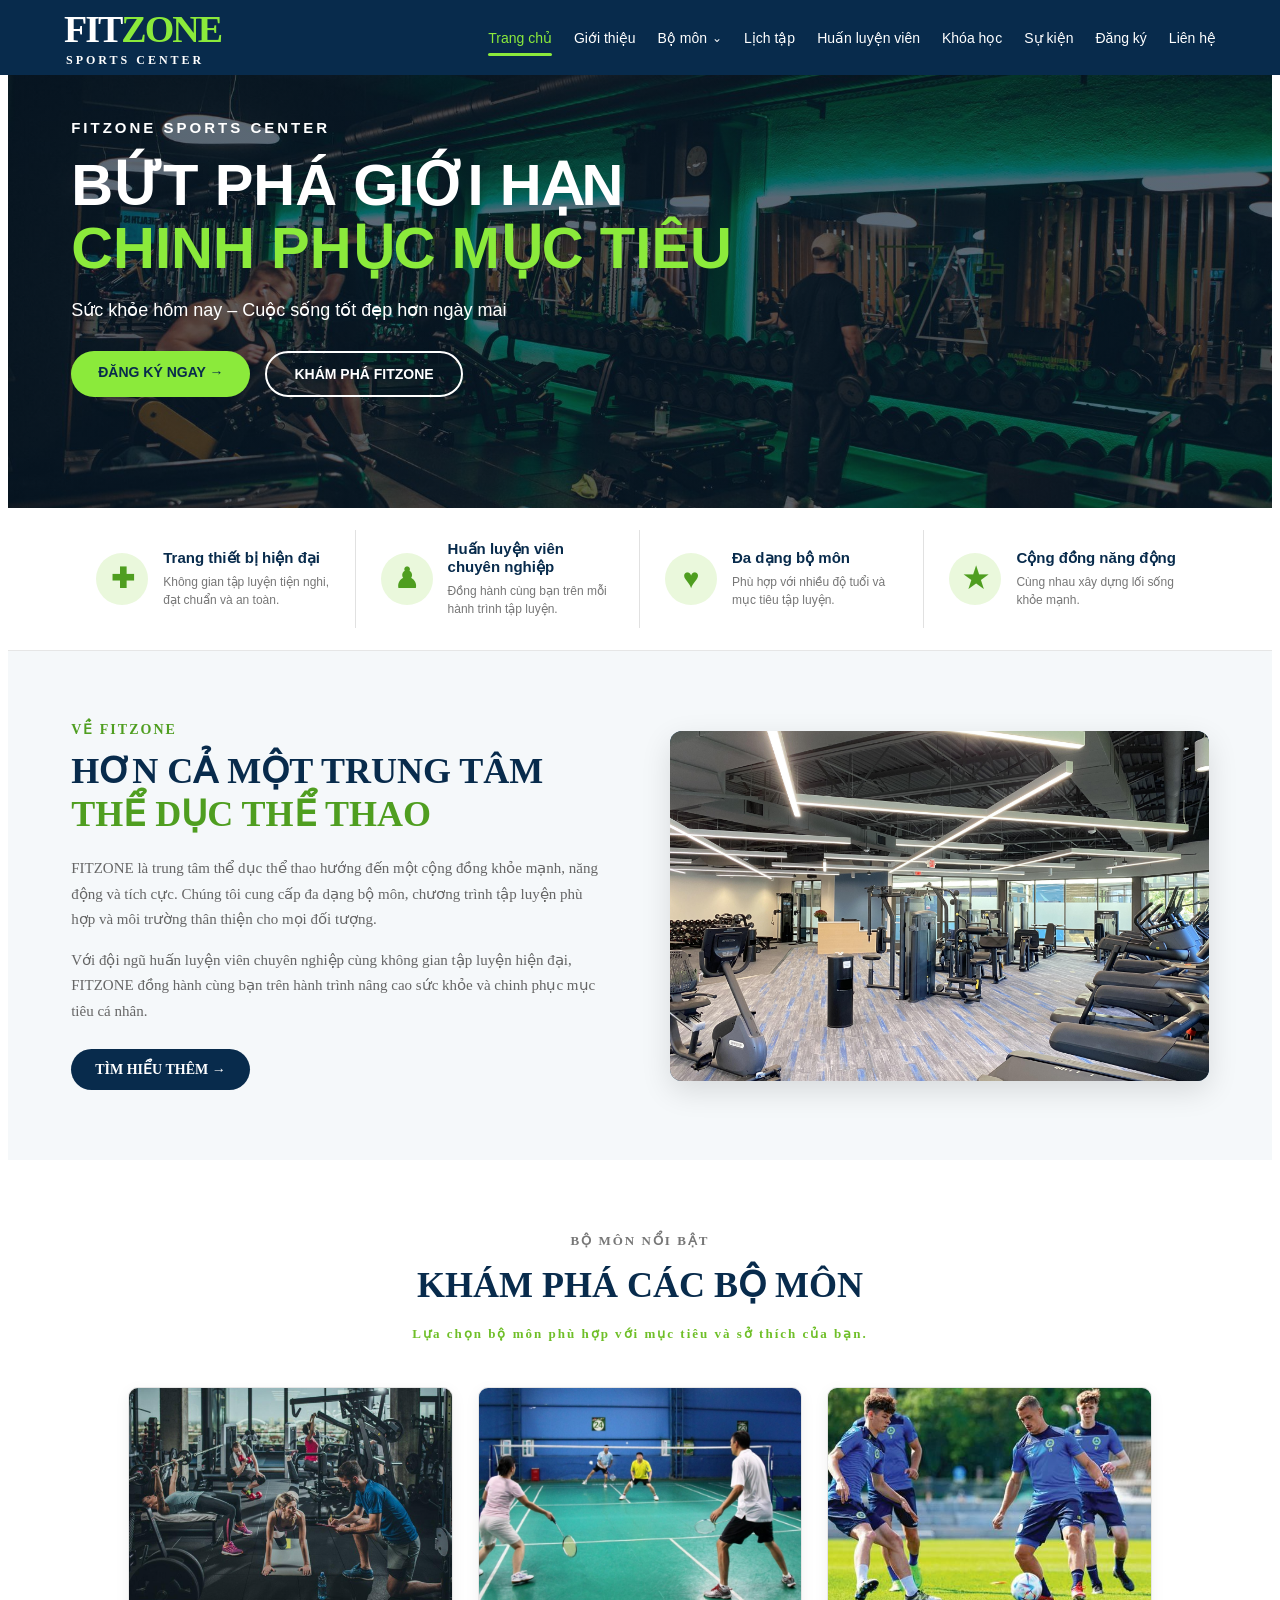
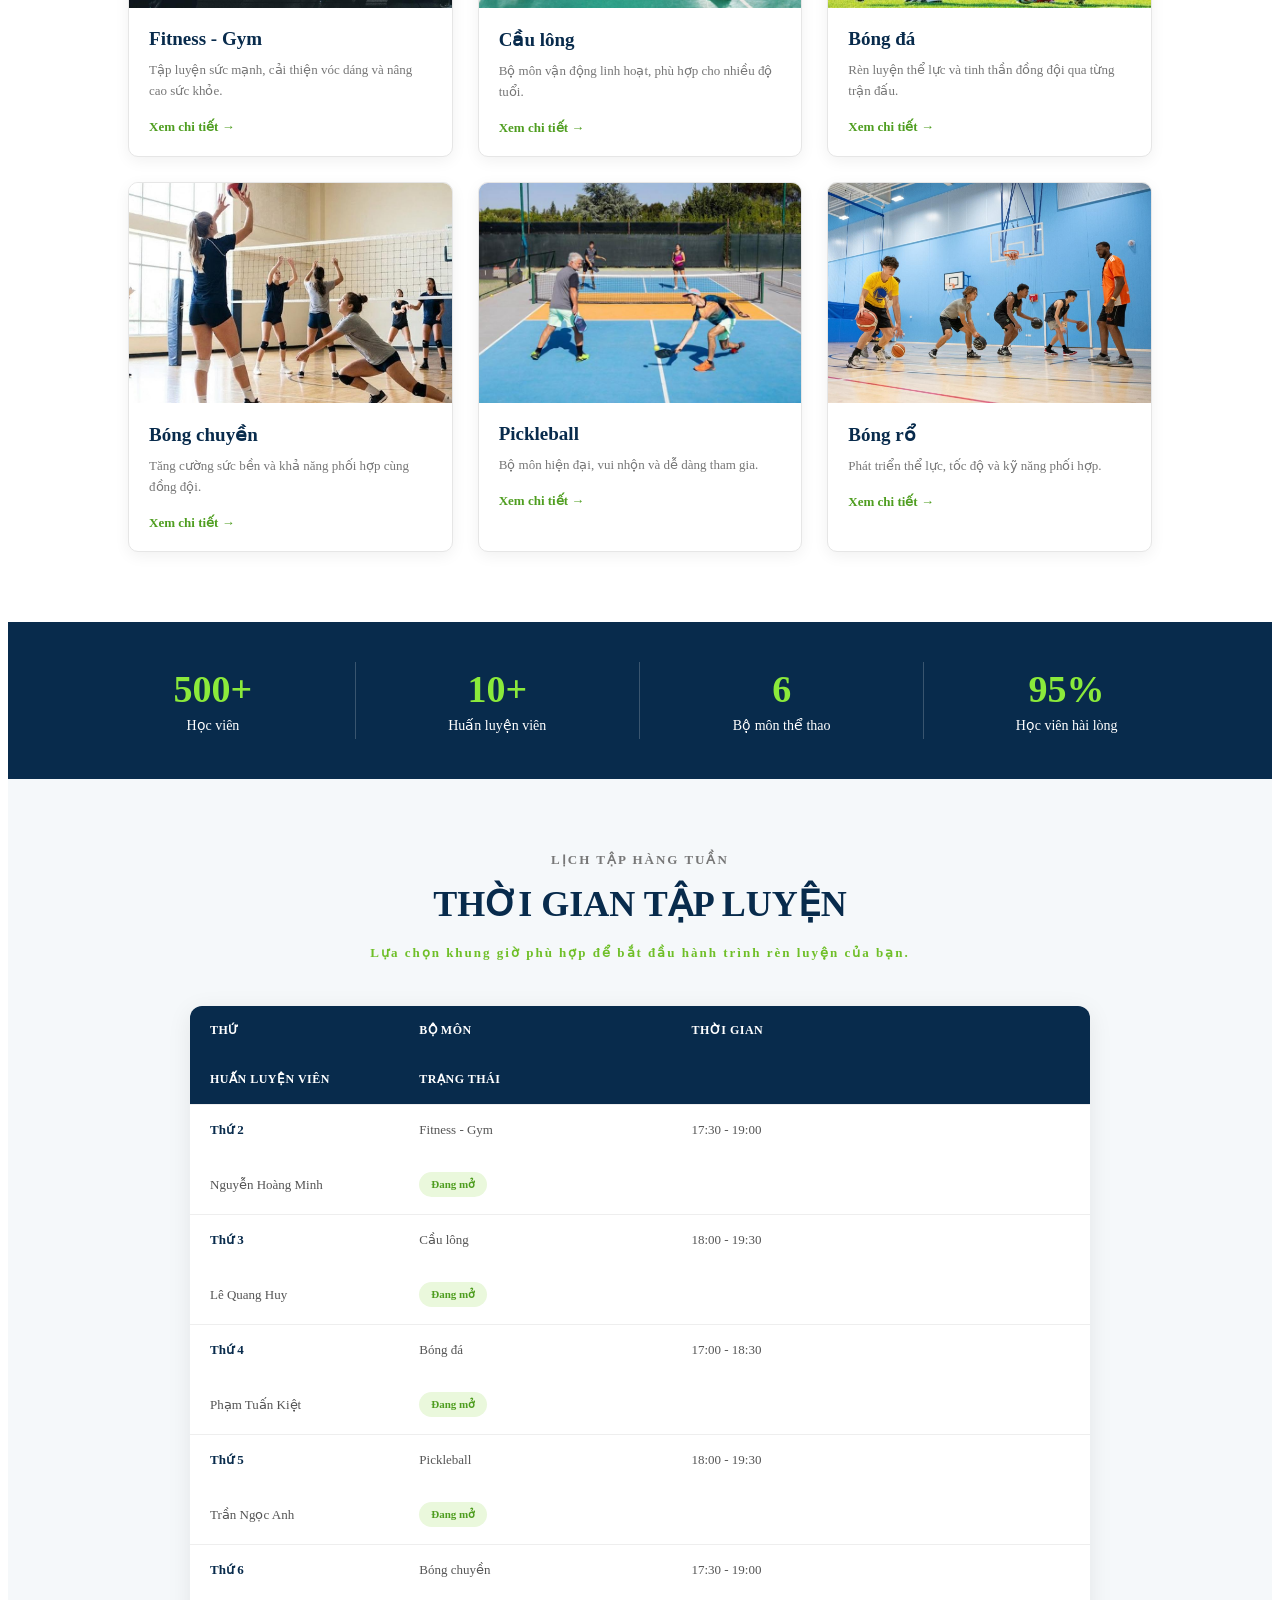
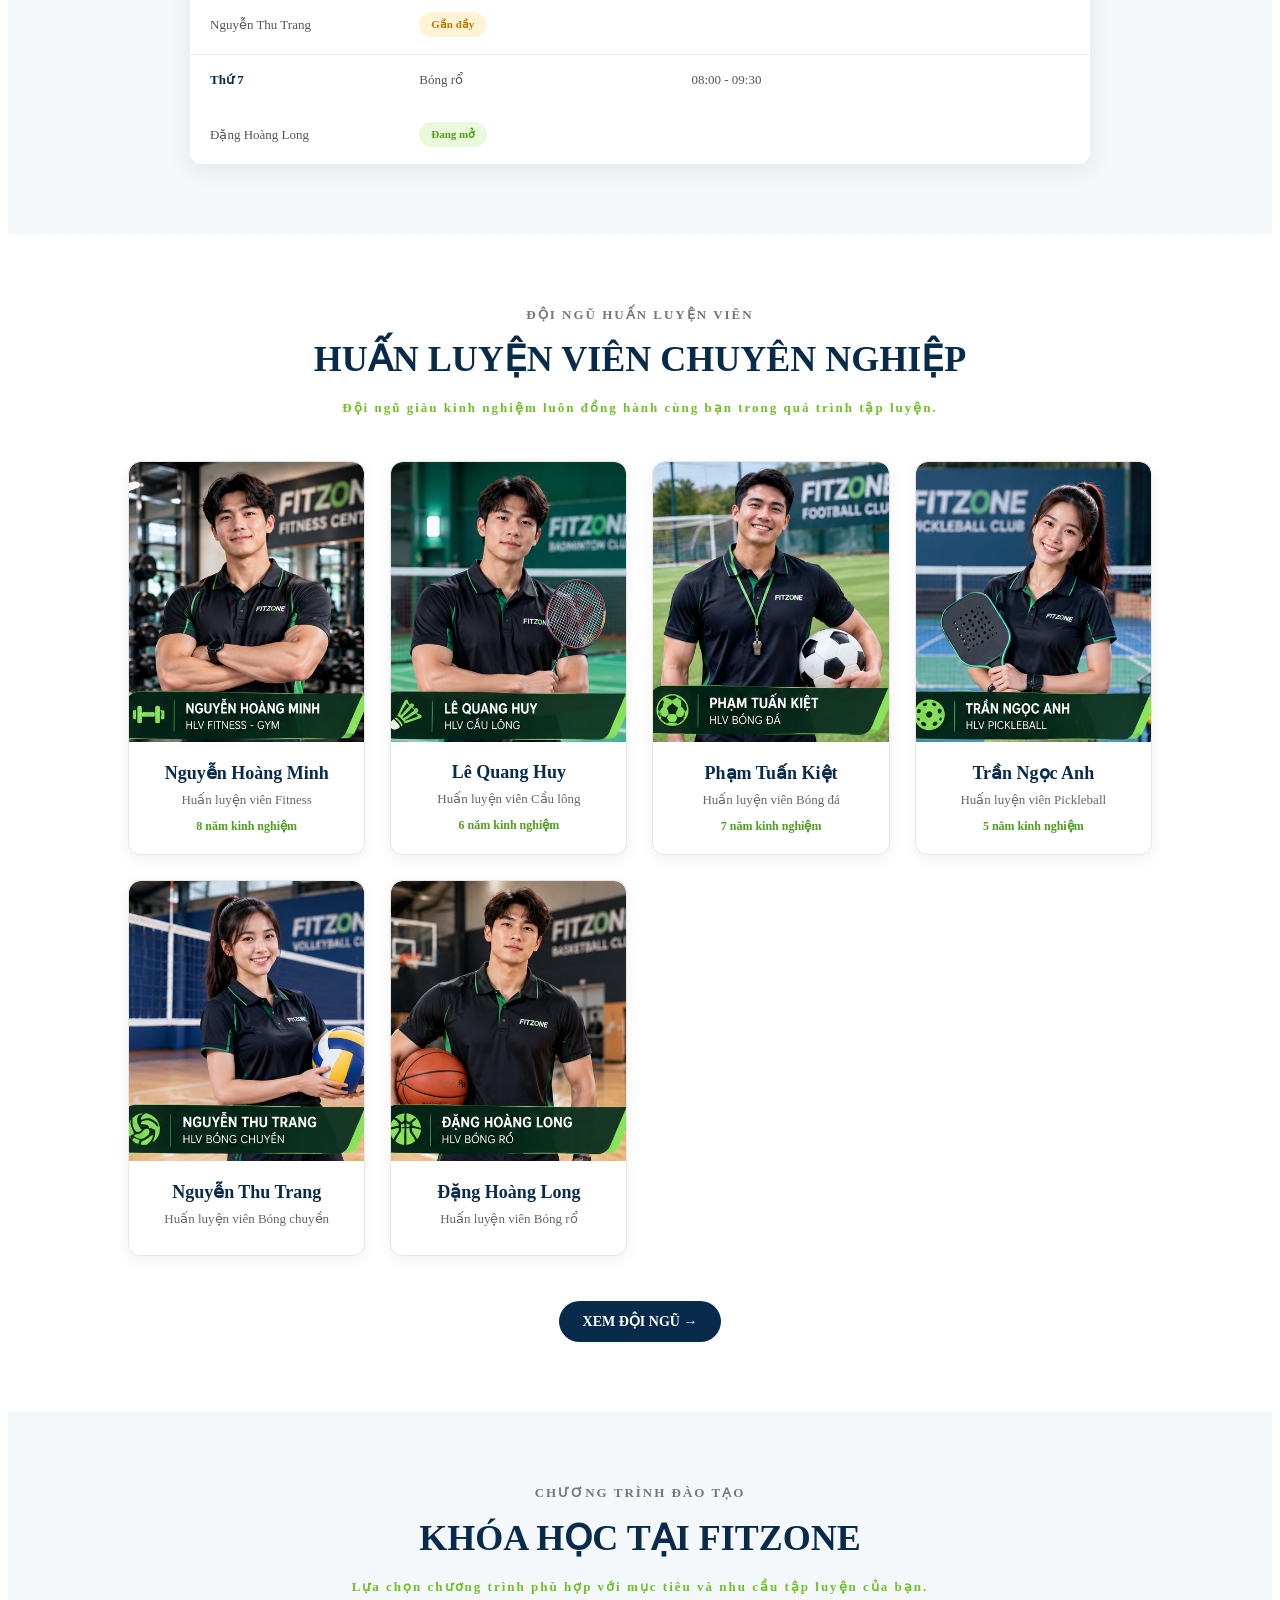
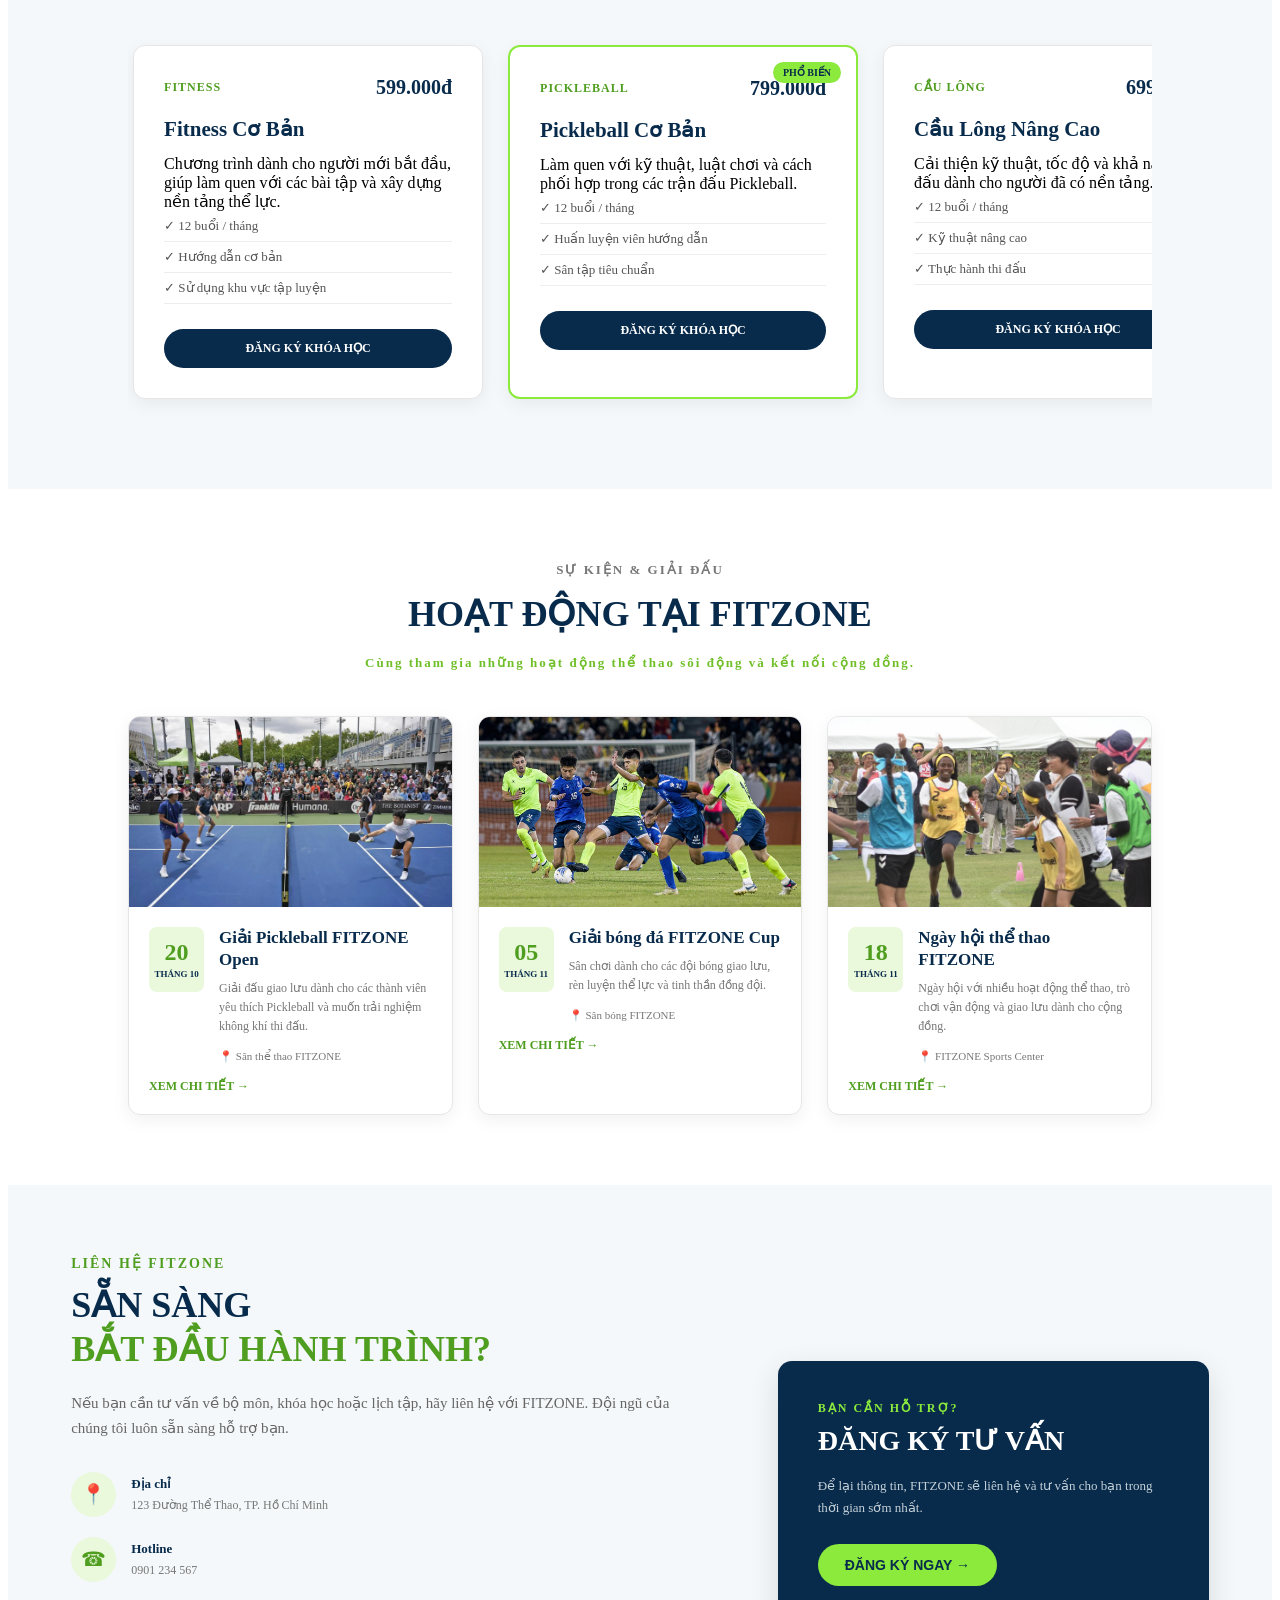
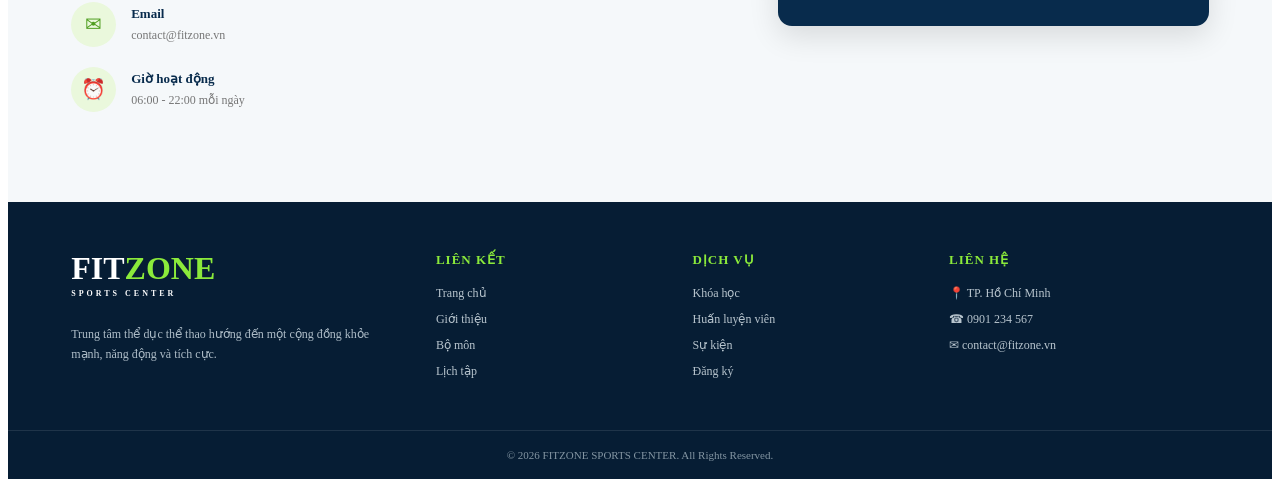
<file: index.html>
<!DOCTYPE html>
<html lang="vi">

<head>

    <meta charset="UTF-8">

    <meta
        name="viewport"
        content="width=device-width, initial-scale=1.0"
    >

    <title>FITZONE Sports Center</title>

    <link
        rel="stylesheet"
        href="css/style.css"
    >

</head>


<body>


    <!-- =====================================================
         HEADER
    ====================================================== -->

    <header class="header">

        <div class="container navbar">

            <a
                href="index.html"
                class="logo"
            >

                FIT<span>ZONE</span>

                <small>
                    SPORTS CENTER
                </small>

            </a>


            <!-- MENU ĐƯỢC TẠO BẰNG JAVASCRIPT -->

            <div class="mobile-menu-button" id="mobileMenuButton">
    <span></span>
    <span></span>
    <span></span>
</div>

<div id="site-menu"></div>

        </div>

    </header>



    <!-- =====================================================
         BANNER
    ====================================================== -->

    <section class="hero">

        <div class="container hero-content">

            <p class="hero-subtitle">
                FITZONE SPORTS CENTER
            </p>


            <h1>

                BỨT PHÁ GIỚI HẠN

                <br>

                <span>
                    CHINH PHỤC MỤC TIÊU
                </span>

            </h1>


            <p class="hero-description">

                Sức khỏe hôm nay –
                Cuộc sống tốt đẹp hơn ngày mai

            </p>


            <div class="hero-buttons">

                <!-- NÚT ĐĂNG KÝ CHUNG -->

                <a
                    href="#"
                    class="btn btn-green open-register"
                >
                    ĐĂNG KÝ NGAY →
                </a>


                <a
                    href="gioi-thieu.html"
                    class="btn btn-outline"
                >
                    KHÁM PHÁ FITZONE
                </a>

            </div>

        </div>

    </section>



    <!-- =====================================================
         ĐIỂM NỔI BẬT
    ====================================================== -->

    <section class="features">

        <div class="container features-grid">


            <!-- 1 -->

            <div class="feature-item">

                <div class="feature-icon">
                    <span>✚</span>
                </div>

                <div class="feature-content">

                    <h3>
                        Trang thiết bị hiện đại
                    </h3>

                    <p>
                        Không gian tập luyện tiện nghi,
                        đạt chuẩn và an toàn.
                    </p>

                </div>

            </div>


            <!-- 2 -->

            <div class="feature-item">

                <div class="feature-icon">
                    <span>♟</span>
                </div>

                <div class="feature-content">

                    <h3>
                        Huấn luyện viên chuyên nghiệp
                    </h3>

                    <p>
                        Đồng hành cùng bạn trên
                        mỗi hành trình tập luyện.
                    </p>

                </div>

            </div>


            <!-- 3 -->

            <div class="feature-item">

                <div class="feature-icon">
                    <span>♥</span>
                </div>

                <div class="feature-content">

                    <h3>
                        Đa dạng bộ môn
                    </h3>

                    <p>
                        Phù hợp với nhiều độ tuổi
                        và mục tiêu tập luyện.
                    </p>

                </div>

            </div>


            <!-- 4 -->

            <div class="feature-item">

                <div class="feature-icon">
                    <span>★</span>
                </div>

                <div class="feature-content">

                    <h3>
                        Cộng đồng năng động
                    </h3>

                    <p>
                        Cùng nhau xây dựng
                        lối sống khỏe mạnh.
                    </p>

                </div>

            </div>


        </div>

    </section>



    <!-- =====================================================
         GIỚI THIỆU FITZONE
    ====================================================== -->

    <section class="about">

        <div class="container about-grid">


            <!-- NỘI DUNG -->

            <div class="about-content">

                <p class="section-label">
                    VỀ FITZONE
                </p>


                <h2>

                    HƠN CẢ MỘT TRUNG TÂM

                    <span>
                        THỂ DỤC THỂ THAO
                    </span>

                </h2>


                <p>

                    FITZONE là trung tâm thể dục thể thao hướng đến
                    một cộng đồng khỏe mạnh, năng động và tích cực.
                    Chúng tôi cung cấp đa dạng bộ môn, chương trình
                    tập luyện phù hợp và môi trường thân thiện cho
                    mọi đối tượng.

                </p>


                <p>

                    Với đội ngũ huấn luyện viên chuyên nghiệp cùng
                    không gian tập luyện hiện đại, FITZONE đồng hành
                    cùng bạn trên hành trình nâng cao sức khỏe và
                    chinh phục mục tiêu cá nhân.

                </p>


                <a
                    href="gioi-thieu.html"
                    class="about-btn"
                >
                    TÌM HIỂU THÊM →
                </a>

            </div>



            <!-- HÌNH ẢNH -->

            <div class="about-image">

                <div class="about-image-box">

                    <img
                        src="images/center.jpg"
                        alt="Không gian FITZONE Sports Center"
                    >

                </div>

            </div>


        </div>

    </section>



    <!-- =====================================================
         BỘ MÔN THỂ THAO
    ====================================================== -->

    <section class="sports">

        <div class="container">


            <div class="section-heading">

                <p>
                    BỘ MÔN NỔI BẬT
                </p>

                <h2>
                    KHÁM PHÁ CÁC BỘ MÔN
                </h2>

                <span>
                    Lựa chọn bộ môn phù hợp với mục tiêu và sở thích của bạn.
                </span>

            </div>



            <div class="sports-grid">


                <!-- FITNESS -->

                <div class="sport-card">

                    <div class="sport-image">

                        <img
                            src="images/fitness.jpg"
                            alt="Fitness - Gym"
                        >

                    </div>


                    <div class="sport-content">

                        <h3>
                            Fitness - Gym
                        </h3>

                        <p>
                            Tập luyện sức mạnh, cải thiện vóc dáng
                            và nâng cao sức khỏe.
                        </p>


                        <a href="bo-mon-fitness.html">
                            Xem chi tiết →
                        </a>

                    </div>

                </div>



                <!-- CẦU LÔNG -->

                <div class="sport-card">

                    <div class="sport-image">

                        <img
                            src="images/cau-long.jpg"
                            alt="Cầu lông"
                        >

                    </div>


                    <div class="sport-content">

                        <h3>
                            Cầu lông
                        </h3>

                        <p>
                            Bộ môn vận động linh hoạt,
                            phù hợp cho nhiều độ tuổi.
                        </p>


                        <a href="bo-mon-caulong.html">
                            Xem chi tiết →
                        </a>

                    </div>

                </div>



                <!-- BÓNG ĐÁ -->

                <div class="sport-card">

                    <div class="sport-image">

                        <img
                            src="images/bong-da.jpg"
                            alt="Bóng đá"
                        >

                    </div>


                    <div class="sport-content">

                        <h3>
                            Bóng đá
                        </h3>

                        <p>
                            Rèn luyện thể lực và tinh thần
                            đồng đội qua từng trận đấu.
                        </p>


                        <a href="bo-mon-bong-da.html">
                            Xem chi tiết →
                        </a>

                    </div>

                </div>



                <!-- BÓNG CHUYỀN -->

                <div class="sport-card">

                    <div class="sport-image">

                        <img
                            src="images/bong-chuyen.jpg"
                            alt="Bóng chuyền"
                        >

                    </div>


                    <div class="sport-content">

                        <h3>
                            Bóng chuyền
                        </h3>

                        <p>
                            Tăng cường sức bền và khả năng
                            phối hợp cùng đồng đội.
                        </p>


                        <a href="bo-mon-bong-chuyen.html">
                            Xem chi tiết →
                        </a>

                    </div>

                </div>



                <!-- PICKLEBALL -->

                <div class="sport-card">

                    <div class="sport-image">

                        <img
                            src="images/pickleball.jpg"
                            alt="Pickleball"
                        >

                    </div>


                    <div class="sport-content">

                        <h3>
                            Pickleball
                        </h3>

                        <p>
                            Bộ môn hiện đại, vui nhộn và
                            dễ dàng tham gia.
                        </p>


                        <a href="bo-mon-pickleball.html">
                            Xem chi tiết →
                        </a>

                    </div>

                </div>



                <!-- BÓNG RỔ -->

                <div class="sport-card">

                    <div class="sport-image">

                        <img
                            src="images/bong-ro.jpg"
                            alt="Bóng rổ"
                        >

                    </div>


                    <div class="sport-content">

                        <h3>
                            Bóng rổ
                        </h3>

                        <p>
                            Phát triển thể lực, tốc độ và
                            kỹ năng phối hợp.
                        </p>


                        <a href="bo-mon-bong-ro.html">
                            Xem chi tiết →
                        </a>

                    </div>

                </div>


            </div>

        </div>

    </section>



    <!-- =====================================================
         THỐNG KÊ
    ====================================================== -->

    <section class="statistics">

        <div class="container statistics-grid">


            <div class="stat-item">

                <strong>
                    500+
                </strong>

                <span>
                    Học viên
                </span>

            </div>


            <div class="stat-item">

                <strong>
                    10+
                </strong>

                <span>
                    Huấn luyện viên
                </span>

            </div>


            <div class="stat-item">

                <strong>
                    6
                </strong>

                <span>
                    Bộ môn thể thao
                </span>

            </div>


            <div class="stat-item">

                <strong>
                    95%
                </strong>

                <span>
                    Học viên hài lòng
                </span>

            </div>


        </div>

    </section>



    <!-- =====================================================
         LỊCH TẬP
    ====================================================== -->

    <section class="schedule">

        <div class="container">


            <div class="section-heading">

                <p>
                    LỊCH TẬP HÀNG TUẦN
                </p>

                <h2>
                    THỜI GIAN TẬP LUYỆN
                </h2>

                <span>
                    Lựa chọn khung giờ phù hợp để bắt đầu hành trình rèn luyện của bạn.
                </span>

            </div>


            <div class="schedule-table">


                <div class="schedule-row schedule-header">

                    <div>THỨ</div>

                    <div>BỘ MÔN</div>

                    <div>THỜI GIAN</div>

                    <div>HUẤN LUYỆN VIÊN</div>

                    <div>TRẠNG THÁI</div>

                </div>



                <!-- THỨ 2 -->

                <div class="schedule-row">

                    <div>
                        <strong>Thứ 2</strong>
                    </div>

                    <div>
                        Fitness - Gym
                    </div>

                    <div>
                        17:30 - 19:00
                    </div>

                    <div>
                        Nguyễn Hoàng Minh
                    </div>

                    <div>
                        <span class="status-open">
                            Đang mở
                        </span>
                    </div>

                </div>



                <!-- THỨ 3 -->

                <div class="schedule-row">

                    <div>
                        <strong>Thứ 3</strong>
                    </div>

                    <div>
                        Cầu lông
                    </div>

                    <div>
                        18:00 - 19:30
                    </div>

                    <div>
                        Lê Quang Huy
                    </div>

                    <div>
                        <span class="status-open">
                            Đang mở
                        </span>
                    </div>

                </div>



                <!-- THỨ 4 -->

                <div class="schedule-row">

                    <div>
                        <strong>Thứ 4</strong>
                    </div>

                    <div>
                        Bóng đá
                    </div>

                    <div>
                        17:00 - 18:30
                    </div>

                    <div>
                        Phạm Tuấn Kiệt
                    </div>

                    <div>
                        <span class="status-open">
                            Đang mở
                        </span>
                    </div>

                </div>



                <!-- THỨ 5 -->

                <div class="schedule-row">

                    <div>
                        <strong>Thứ 5</strong>
                    </div>

                    <div>
                        Pickleball
                    </div>

                    <div>
                        18:00 - 19:30
                    </div>

                    <div>
                        Trần Ngọc Anh
                    </div>

                    <div>
                        <span class="status-open">
                            Đang mở
                        </span>
                    </div>

                </div>



                <!-- THỨ 6 -->

                <div class="schedule-row">

                    <div>
                        <strong>Thứ 6</strong>
                    </div>

                    <div>
                        Bóng chuyền
                    </div>

                    <div>
                        17:30 - 19:00
                    </div>

                    <div>
                        Nguyễn Thu Trang
                    </div>

                    <div>
                        <span class="status-full">
                            Gần đầy
                        </span>
                    </div>

                </div>



                <!-- THỨ 7 -->

                <div class="schedule-row">

                    <div>
                        <strong>Thứ 7</strong>
                    </div>

                    <div>
                        Bóng rổ
                    </div>

                    <div>
                        08:00 - 09:30
                    </div>

                    <div>
                        Đặng Hoàng Long
                    </div>

                    <div>
                        <span class="status-open">
                            Đang mở
                        </span>
                    </div>

                </div>


            </div>

        </div>

    </section>



    <!-- =====================================================
         HUẤN LUYỆN VIÊN
    ====================================================== -->

    <section class="coaches">

        <div class="container">


            <div class="section-heading">

                <p>
                    ĐỘI NGŨ HUẤN LUYỆN VIÊN
                </p>

                <h2>
                    HUẤN LUYỆN VIÊN CHUYÊN NGHIỆP
                </h2>

                <span>
                    Đội ngũ giàu kinh nghiệm luôn đồng hành cùng bạn trong quá trình tập luyện.
                </span>

            </div>



            <div class="coaches-grid">


                <!-- HLV FITNESS -->

                <div class="coach-card">

                    <div class="coach-image">

                        <img
                            src="images/coach-fitness.jpg"
                            alt="HLV Fitness"
                        >

                    </div>


                    <div class="coach-content">

                        <h3>
                            Nguyễn Hoàng Minh
                        </h3>

                        <p>
                            Huấn luyện viên Fitness
                        </p>

                        <span>
                            8 năm kinh nghiệm
                        </span>

                    </div>

                </div>



                <!-- HLV CẦU LÔNG -->

                <div class="coach-card">

                    <div class="coach-image">

                        <img
                            src="images/coach-caulong.jpg"
                            alt="HLV Cầu lông"
                        >

                    </div>


                    <div class="coach-content">

                        <h3>
                            Lê Quang Huy
                        </h3>

                        <p>
                            Huấn luyện viên Cầu lông
                        </p>

                        <span>
                            6 năm kinh nghiệm
                        </span>

                    </div>

                </div>



                <!-- HLV BÓNG ĐÁ -->

                <div class="coach-card">

                    <div class="coach-image">

                        <img
                            src="images/coach-bongda.jpg"
                            alt="HLV Bóng đá"
                        >

                    </div>


                    <div class="coach-content">

                        <h3>
                            Phạm Tuấn Kiệt
                        </h3>

                        <p>
                            Huấn luyện viên Bóng đá
                        </p>

                        <span>
                            7 năm kinh nghiệm
                        </span>

                    </div>

                </div>



                <!-- HLV PICKLEBALL -->

                <div class="coach-card">

                    <div class="coach-image">

                        <img
                            src="images/coach-pickleball.jpg"
                            alt="HLV Pickleball"
                        >

                    </div>


                    <div class="coach-content">

                        <h3>
                            Trần Ngọc Anh
                        </h3>

                        <p>
                            Huấn luyện viên Pickleball
                        </p>

                        <span>
                            5 năm kinh nghiệm
                        </span>

                    </div>

                </div>



                <!-- HLV BÓNG CHUYỀN -->

                <div class="coach-card">

                    <div class="coach-image">

                        <img
                            src="images/coach-bongchuyen.jpg"
                            alt="HLV Bóng chuyền"
                        >

                    </div>


                    <div class="coach-content">

                        <h3>
                            Nguyễn Thu Trang
                        </h3>

                        <p>
                            Huấn luyện viên Bóng chuyền
                        </p>

                    </div>

                </div>



                <!-- HLV BÓNG RỔ -->

                <div class="coach-card">

                    <div class="coach-image">

                        <img
                            src="images/coach-bongro.jpg"
                            alt="HLV Bóng rổ"
                        >

                    </div>


                    <div class="coach-content">

                        <h3>
                            Đặng Hoàng Long
                        </h3>

                        <p>
                            Huấn luyện viên Bóng rổ
                        </p>

                    </div>

                </div>


            </div>



            <div class="coach-button">

                <a
                    href="huan-luyen-vien.html"
                    class="about-btn"
                >
                    XEM ĐỘI NGŨ →
                </a>

            </div>


        </div>

    </section>



    <!-- =====================================================
         KHÓA HỌC
    ====================================================== -->

    <section class="courses">

        <div class="container">


            <div class="section-heading">

                <p>
                    CHƯƠNG TRÌNH ĐÀO TẠO
                </p>

                <h2>
                    KHÓA HỌC TẠI FITZONE
                </h2>

                <span>
                    Lựa chọn chương trình phù hợp với mục tiêu và nhu cầu tập luyện của bạn.
                </span>

            </div>



            <div class="courses-slider">


                <!-- FITNESS -->

                <div class="course-card">

                    <div class="course-top">

                        <span>
                            FITNESS
                        </span>

                        <strong>
                            599.000đ
                        </strong>

                    </div>


                    <h3>
                        Fitness Cơ Bản
                    </h3>

                    <p>
                        Chương trình dành cho người mới bắt đầu,
                        giúp làm quen với các bài tập và xây dựng nền tảng thể lực.
                    </p>


                    <ul>

                        <li>
                            ✓ 12 buổi / tháng
                        </li>

                        <li>
                            ✓ Hướng dẫn cơ bản
                        </li>

                        <li>
                            ✓ Sử dụng khu vực tập luyện
                        </li>

                    </ul>


                    <a
                        href="#"
                        class="course-btn open-register"
                        data-course="Fitness Cơ Bản"
                    >
                        ĐĂNG KÝ KHÓA HỌC
                    </a>

                </div>



                <!-- PICKLEBALL -->

                <div class="course-card featured-course">

                    <div class="course-badge">
                        PHỔ BIẾN
                    </div>


                    <div class="course-top">

                        <span>
                            PICKLEBALL
                        </span>

                        <strong>
                            799.000đ
                        </strong>

                    </div>


                    <h3>
                        Pickleball Cơ Bản
                    </h3>

                    <p>
                        Làm quen với kỹ thuật, luật chơi và cách phối hợp
                        trong các trận đấu Pickleball.
                    </p>


                    <ul>

                        <li>
                            ✓ 12 buổi / tháng
                        </li>

                        <li>
                            ✓ Huấn luyện viên hướng dẫn
                        </li>

                        <li>
                            ✓ Sân tập tiêu chuẩn
                        </li>

                    </ul>


                    <a
                        href="#"
                        class="course-btn open-register"
                        data-course="Pickleball Cơ Bản"
                    >
                        ĐĂNG KÝ KHÓA HỌC
                    </a>

                </div>



                <!-- CẦU LÔNG -->

                <div class="course-card">

                    <div class="course-top">

                        <span>
                            CẦU LÔNG
                        </span>

                        <strong>
                            699.000đ
                        </strong>

                    </div>


                    <h3>
                        Cầu Lông Nâng Cao
                    </h3>

                    <p>
                        Cải thiện kỹ thuật, tốc độ và khả năng thi đấu
                        dành cho người đã có nền tảng.
                    </p>


                    <ul>

                        <li>
                            ✓ 12 buổi / tháng
                        </li>

                        <li>
                            ✓ Kỹ thuật nâng cao
                        </li>

                        <li>
                            ✓ Thực hành thi đấu
                        </li>

                    </ul>


                    <a
                        href="#"
                        class="course-btn open-register"
                        data-course="Cầu Lông Nâng Cao"
                    >
                        ĐĂNG KÝ KHÓA HỌC
                    </a>

                </div>



                <!-- BÓNG ĐÁ -->

                <div class="course-card">

                    <div class="course-top">

                        <span>
                            BÓNG ĐÁ
                        </span>

                        <strong>
                            699.000đ
                        </strong>

                    </div>


                    <h3>
                        Bóng Đá Cơ Bản
                    </h3>

                    <p>
                        Rèn luyện kỹ thuật cá nhân, thể lực và khả năng
                        phối hợp trong thi đấu.
                    </p>


                    <ul>

                        <li>
                            ✓ 12 buổi / tháng
                        </li>

                        <li>
                            ✓ Hướng dẫn kỹ thuật
                        </li>

                        <li>
                            ✓ Thực hành thi đấu
                        </li>

                    </ul>


                    <a
                        href="#"
                        class="course-btn open-register"
                        data-course="Bóng Đá Cơ Bản"
                    >
                        ĐĂNG KÝ KHÓA HỌC
                    </a>

                </div>



                <!-- BÓNG RỔ -->

                <div class="course-card">

                    <div class="course-top">

                        <span>
                            BÓNG RỔ
                        </span>

                        <strong>
                            699.000đ
                        </strong>

                    </div>


                    <h3>
                        Bóng Rổ Cơ Bản
                    </h3>

                    <p>
                        Phát triển sức bền, tốc độ và các kỹ năng
                        bóng rổ nền tảng.
                    </p>


                    <ul>

                        <li>
                            ✓ 12 buổi / tháng
                        </li>

                        <li>
                            ✓ Huấn luyện viên hướng dẫn
                        </li>

                        <li>
                            ✓ Sân tập tiêu chuẩn
                        </li>

                    </ul>


                    <a
                        href="#"
                        class="course-btn open-register"
                        data-course="Bóng Rổ Cơ Bản"
                    >
                        ĐĂNG KÝ KHÓA HỌC
                    </a>

                </div>



                <!-- BÓNG CHUYỀN -->

                <div class="course-card">

                    <div class="course-top">

                        <span>
                            BÓNG CHUYỀN
                        </span>

                        <strong>
                            699.000đ
                        </strong>

                    </div>


                    <h3>
                        Bóng Chuyền Cơ Bản
                    </h3>

                    <p>
                        Nâng cao thể lực và kỹ năng phối hợp
                        thông qua các bài tập bóng chuyền.
                    </p>


                    <ul>

                        <li>
                            ✓ 12 buổi / tháng
                        </li>

                        <li>
                            ✓ Hướng dẫn kỹ thuật
                        </li>

                        <li>
                            ✓ Thực hành thi đấu
                        </li>

                    </ul>


                    <a
                        href="#"
                        class="course-btn open-register"
                        data-course="Bóng Chuyền Cơ Bản"
                    >
                        ĐĂNG KÝ KHÓA HỌC
                    </a>

                </div>


            </div>

        </div>

    </section>



    <!-- =====================================================
         SỰ KIỆN
    ====================================================== -->

    <section class="events">

        <div class="container">


            <div class="section-heading">

                <p>
                    SỰ KIỆN & GIẢI ĐẤU
                </p>

                <h2>
                    HOẠT ĐỘNG TẠI FITZONE
                </h2>

                <span>
                    Cùng tham gia những hoạt động thể thao sôi động và kết nối cộng đồng.
                </span>

            </div>



            <div class="events-grid">


                <!-- SỰ KIỆN 1 -->

                <div class="event-card">

                    <div class="event-image">

                        <img
                            src="images/event-pickleball.jpg"
                            alt="Giải Pickleball FITZONE Open"
                        >

                    </div>


                    <div class="event-content">

                        <div class="event-date">

                            <strong>
                                20
                            </strong>

                            <span>
                                THÁNG 10
                            </span>

                        </div>


                        <div class="event-info">

                            <h3>
                                Giải Pickleball FITZONE Open
                            </h3>

                            <p>
                                Giải đấu giao lưu dành cho các thành viên yêu thích
                                Pickleball và muốn trải nghiệm không khí thi đấu.
                            </p>

                            <small>
                                📍 Sân thể thao FITZONE
                            </small>

                        </div>

                    </div>


                    <a
                        href="su-kien.html"
                        class="event-btn"
                    >
                        XEM CHI TIẾT →
                    </a>

                </div>



                <!-- SỰ KIỆN 2 -->

                <div class="event-card">

                    <div class="event-image">

                        <img
                            src="images/event-football.jpg"
                            alt="Giải bóng đá FITZONE Cup"
                        >

                    </div>


                    <div class="event-content">

                        <div class="event-date">

                            <strong>
                                05
                            </strong>

                            <span>
                                THÁNG 11
                            </span>

                        </div>


                        <div class="event-info">

                            <h3>
                                Giải bóng đá FITZONE Cup
                            </h3>

                            <p>
                                Sân chơi dành cho các đội bóng giao lưu,
                                rèn luyện thể lực và tinh thần đồng đội.
                            </p>

                            <small>
                                📍 Sân bóng FITZONE
                            </small>

                        </div>

                    </div>


                    <a
                        href="su-kien.html"
                        class="event-btn"
                    >
                        XEM CHI TIẾT →
                    </a>

                </div>



                <!-- SỰ KIỆN 3 -->

                <div class="event-card">

                    <div class="event-image">

                        <img
                            src="images/event-sport-day.jpg"
                            alt="Ngày hội thể thao FITZONE"
                        >

                    </div>


                    <div class="event-content">

                        <div class="event-date">

                            <strong>
                                18
                            </strong>

                            <span>
                                THÁNG 11
                            </span>

                        </div>


                        <div class="event-info">

                            <h3>
                                Ngày hội thể thao FITZONE
                            </h3>

                            <p>
                                Ngày hội với nhiều hoạt động thể thao,
                                trò chơi vận động và giao lưu dành cho cộng đồng.
                            </p>

                            <small>
                                📍 FITZONE Sports Center
                            </small>

                        </div>

                    </div>


                    <a
                        href="su-kien.html"
                        class="event-btn"
                    >
                        XEM CHI TIẾT →
                    </a>

                </div>


            </div>

        </div>

    </section>



    <!-- =====================================================
         LIÊN HỆ
    ====================================================== -->

    <section class="contact">

        <div class="container contact-grid">


            <div class="contact-info">

                <p class="section-label">
                    LIÊN HỆ FITZONE
                </p>


                <h2>

                    SẴN SÀNG

                    <span>
                        BẮT ĐẦU HÀNH TRÌNH?
                    </span>

                </h2>


                <p>

                    Nếu bạn cần tư vấn về bộ môn, khóa học hoặc lịch tập,
                    hãy liên hệ với FITZONE. Đội ngũ của chúng tôi luôn sẵn
                    sàng hỗ trợ bạn.

                </p>


                <div class="contact-list">


                    <div class="contact-item">

                        <div class="contact-icon">
                            📍
                        </div>

                        <div>

                            <strong>
                                Địa chỉ
                            </strong>

                            <span>
                                123 Đường Thể Thao, TP. Hồ Chí Minh
                            </span>

                        </div>

                    </div>



                    <div class="contact-item">

                        <div class="contact-icon">
                            ☎
                        </div>

                        <div>

                            <strong>
                                Hotline
                            </strong>

                            <span>
                                0901 234 567
                            </span>

                        </div>

                    </div>



                    <div class="contact-item">

                        <div class="contact-icon">
                            ✉
                        </div>

                        <div>

                            <strong>
                                Email
                            </strong>

                            <span>
                                contact@fitzone.vn
                            </span>

                        </div>

                    </div>



                    <div class="contact-item">

                        <div class="contact-icon">
                            ⏰
                        </div>

                        <div>

                            <strong>
                                Giờ hoạt động
                            </strong>

                            <span>
                                06:00 - 22:00 mỗi ngày
                            </span>

                        </div>

                    </div>


                </div>

            </div>



            <div class="contact-box">

                <div class="contact-box-title">

                    <p>
                        BẠN CẦN HỖ TRỢ?
                    </p>

                    <h3>
                        ĐĂNG KÝ TƯ VẤN
                    </h3>

                </div>


                <p>

                    Để lại thông tin, FITZONE sẽ liên hệ và tư vấn
                    cho bạn trong thời gian sớm nhất.

                </p>


                <!-- NÚT ĐĂNG KÝ CHUNG -->

                <a
                    href="#"
                    class="btn btn-green open-register"
                >
                    ĐĂNG KÝ NGAY →
                </a>

            </div>


        </div>

    </section>



    <!-- =====================================================
         FOOTER
    ====================================================== -->

    <footer class="footer-main">

        <div class="container footer-grid">


            <div class="footer-about">

                <a
                    href="index.html"
                    class="footer-logo"
                >

                    FIT<span>ZONE</span>

                    <small>
                        SPORTS CENTER
                    </small>

                </a>


                <p>

                    Trung tâm thể dục thể thao hướng đến một cộng đồng
                    khỏe mạnh, năng động và tích cực.

                </p>

            </div>



            <div class="footer-column">

                <h3>
                    LIÊN KẾT
                </h3>

                <a href="index.html">
                    Trang chủ
                </a>

                <a href="gioi-thieu.html">
                    Giới thiệu
                </a>

                <a href="bo-mon.html">
                    Bộ môn
                </a>

                <a href="lich-tap.html">
                    Lịch tập
                </a>

            </div>



            <div class="footer-column">

                <h3>
                    DỊCH VỤ
                </h3>

                <a href="khoa-hoc.html">
                    Khóa học
                </a>

                <a href="huan-luyen-vien.html">
                    Huấn luyện viên
                </a>

                <a href="su-kien.html">
                    Sự kiện
                </a>

                <a href="dang-ky.html">
                    Đăng ký
                </a>

            </div>



            <div class="footer-column">

                <h3>
                    LIÊN HỆ
                </h3>

                <span>
                    📍 TP. Hồ Chí Minh
                </span>

                <span>
                    ☎ 0901 234 567
                </span>

                <span>
                    ✉ contact@fitzone.vn
                </span>

            </div>


        </div>



        <div class="footer-bottom">

            <p>
                © 2026 FITZONE SPORTS CENTER. All Rights Reserved.
            </p>

        </div>

    </footer>

<!-- POPUP ĐĂNG KÝ THÀNH CÔNG -->
<div class="register-success-popup" id="registerSuccessPopup">

    <div class="register-success-box">

        <div class="register-success-icon">
            ✓
        </div>

        <h3>ĐĂNG KÝ THÀNH CÔNG</h3>

        <p>
            Cảm ơn bạn đã đăng ký.<br>
            FITZONE sẽ liên hệ với bạn trong thời gian sớm nhất.
        </p>

        <button
            type="button"
            class="register-success-ok"
            id="registerSuccessOk">
            OK
        </button>

    </div>

</div>

    <!-- =====================================================
         JAVASCRIPT
         
         KHÔNG ĐẶT POPUP Ở ĐÂY.
         SCRIPT.JS SẼ TỰ TẠO POPUP CHUNG.
    ====================================================== -->

    <script src="js/script.js"></script>


</body>

</html>
</file>
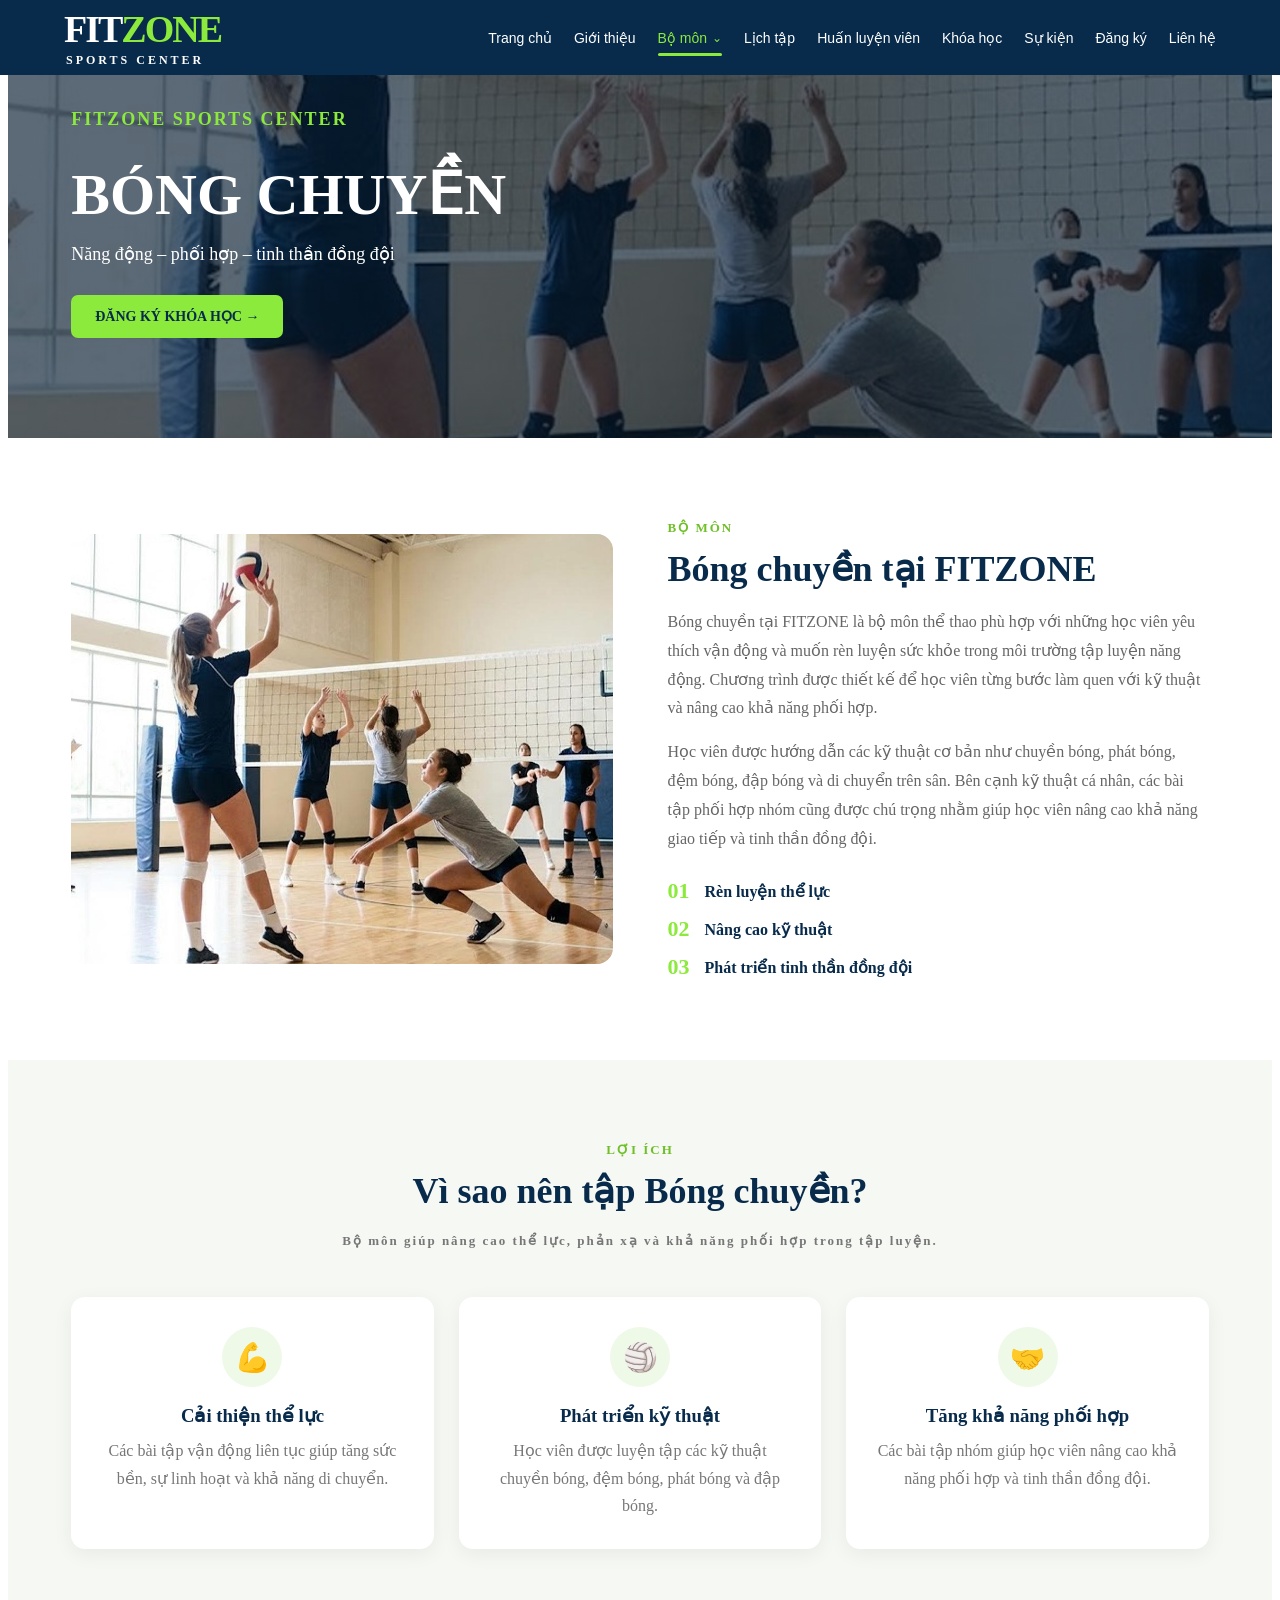
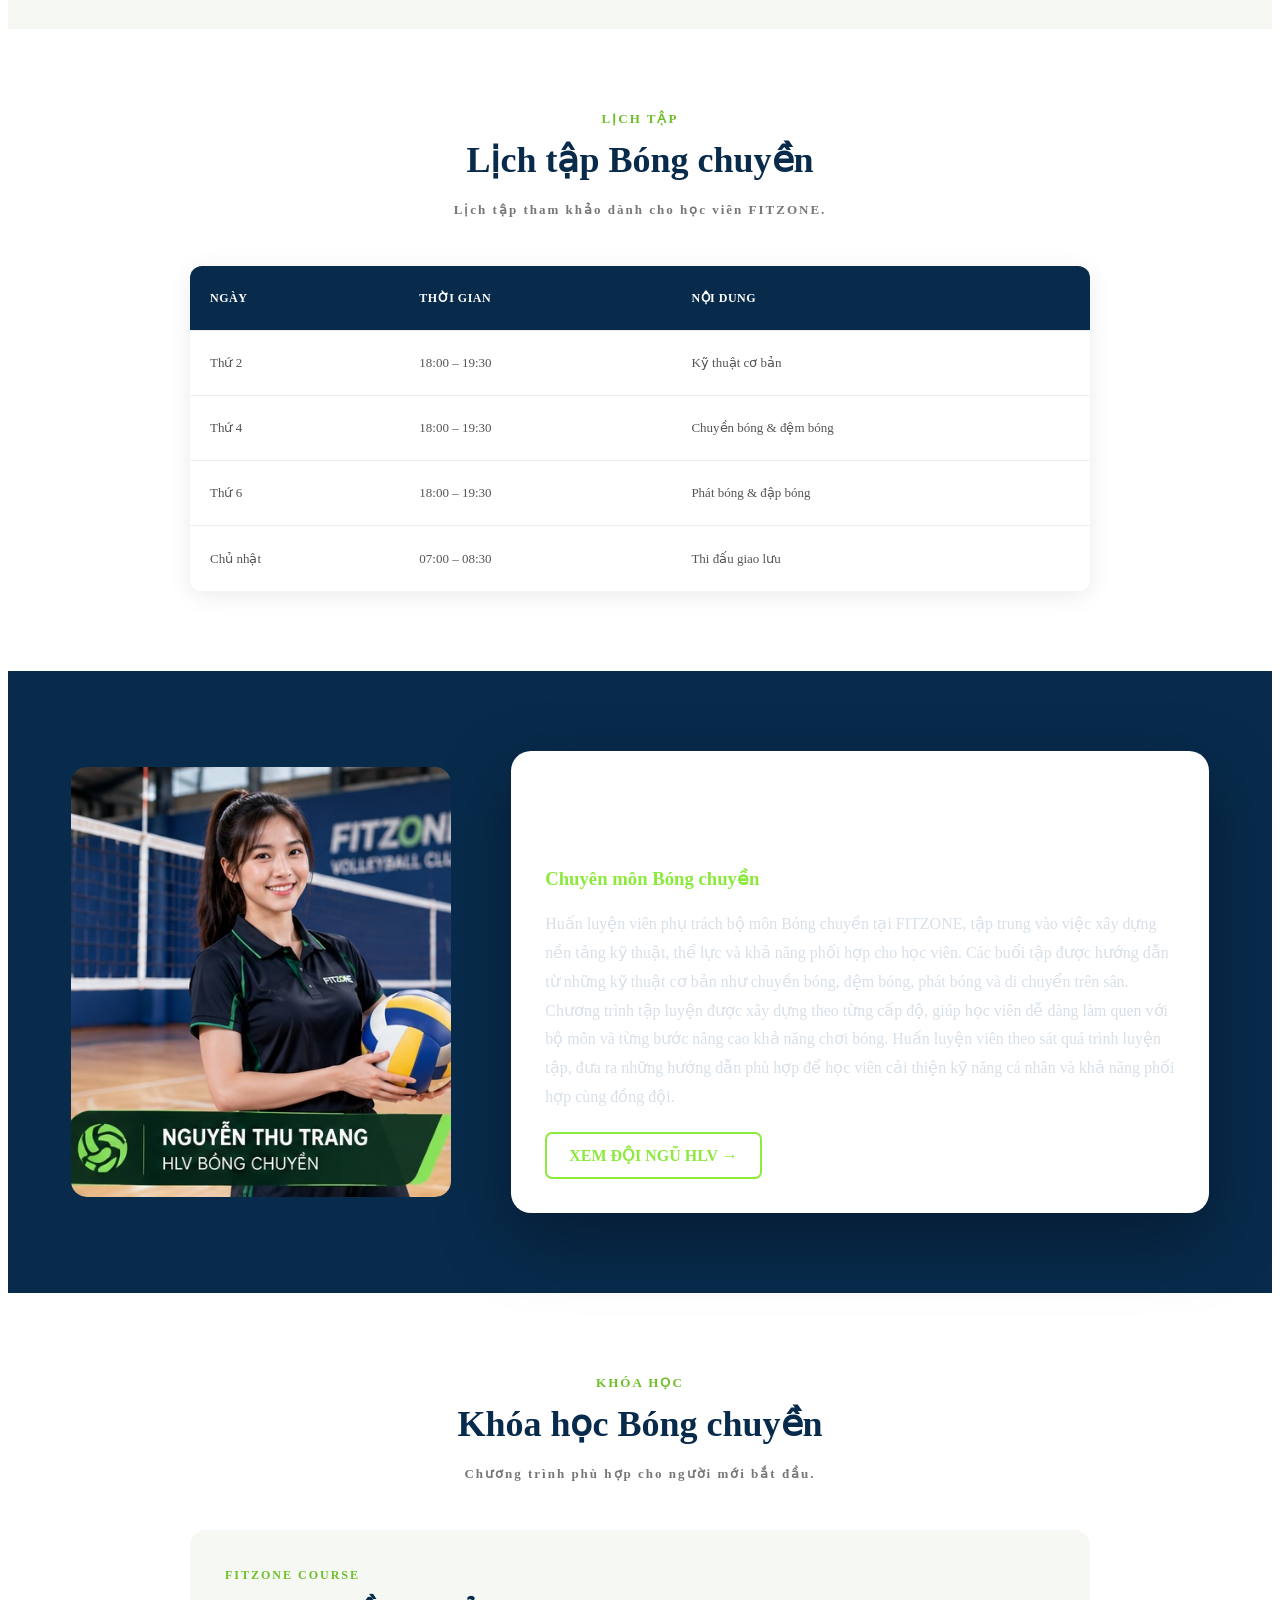
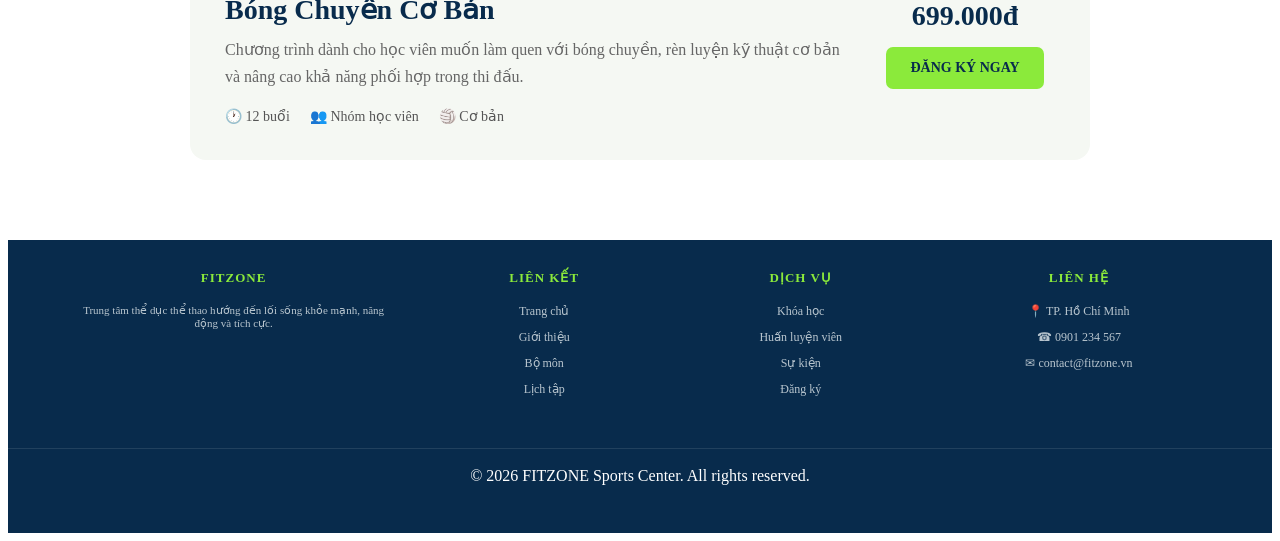
<file: bo-mon-bong-chuyen.html>
<!DOCTYPE html>
<html lang="vi">

<head>
    <meta charset="UTF-8">
    <meta name="viewport" content="width=device-width, initial-scale=1.0">

    <title>Bóng chuyền - FITZONE Sports Center</title>

    <link rel="stylesheet" href="css/style.css">
</head>

<body>

    <!-- ================= HEADER ================= -->

    <header class="header">

        <div class="container navbar">

            <a href="index.html" class="logo">
                FIT<span>ZONE</span>
                <small>SPORTS CENTER</small>
            </a>

            <div class="mobile-menu-button" id="mobileMenuButton">
    <span></span>
    <span></span>
    <span></span>
</div>

<div id="site-menu"></div>

        </div>

    </header>


    <!-- ================= BANNER ================= -->

    <section class="sport-detail-hero"
        style="background-image: linear-gradient(rgba(5,25,45,.65),rgba(5,25,45,.65)), url('images/bong-chuyen.jpg');">

        <div class="sport-detail-overlay">

            <div class="container">

                <p class="detail-label">
                    FITZONE SPORTS CENTER
                </p>

                <h1>
                    BÓNG CHUYỀN
                </h1>

                <p>
                    Năng động – phối hợp – tinh thần đồng đội
                </p>

                <a href="#"
                   class="detail-btn open-sport-register"
                   data-course="bongchuyen">
                    ĐĂNG KÝ KHÓA HỌC →
                </a>

            </div>

        </div>

    </section>


    <!-- ================= GIỚI THIỆU ================= -->

    <section class="sport-detail-section">

        <div class="container">

            <div class="detail-grid">

                <div class="detail-image">

                    <img
                        src="images/bong-chuyen.jpg"
                        alt="Bóng chuyền tại FITZONE"
                    >

                </div>


                <div class="detail-content">

                    <span class="section-tag">
                        BỘ MÔN
                    </span>

                    <h2>
                        Bóng chuyền tại FITZONE
                    </h2>

                    <p>
                        Bóng chuyền tại FITZONE là bộ môn thể thao phù hợp
                        với những học viên yêu thích vận động và muốn rèn
                        luyện sức khỏe trong môi trường tập luyện năng động.
                        Chương trình được thiết kế để học viên từng bước
                        làm quen với kỹ thuật và nâng cao khả năng phối hợp.
                    </p>

                    <p>
                        Học viên được hướng dẫn các kỹ thuật cơ bản như
                        chuyền bóng, phát bóng, đệm bóng, đập bóng và di
                        chuyển trên sân. Bên cạnh kỹ thuật cá nhân, các bài
                        tập phối hợp nhóm cũng được chú trọng nhằm giúp học
                        viên nâng cao khả năng giao tiếp và tinh thần đồng đội.
                    </p>


                    <div class="detail-points">

                        <div>
                            <strong>01</strong>
                            <span>Rèn luyện thể lực</span>
                        </div>

                        <div>
                            <strong>02</strong>
                            <span>Nâng cao kỹ thuật</span>
                        </div>

                        <div>
                            <strong>03</strong>
                            <span>Phát triển tinh thần đồng đội</span>
                        </div>

                    </div>

                </div>

            </div>

        </div>

    </section>


    <!-- ================= LỢI ÍCH ================= -->

    <section class="detail-benefits">

        <div class="container">

            <div class="section-heading">

                <span>
                    LỢI ÍCH
                </span>

                <h2>
                    Vì sao nên tập Bóng chuyền?
                </h2>

                <p>
                    Bộ môn giúp nâng cao thể lực, phản xạ và
                    khả năng phối hợp trong tập luyện.
                </p>

            </div>


            <div class="benefit-grid">

                <div class="benefit-card">

                    <div class="benefit-icon">
                        💪
                    </div>

                    <h3>
                        Cải thiện thể lực
                    </h3>

                    <p>
                        Các bài tập vận động liên tục giúp tăng sức bền,
                        sự linh hoạt và khả năng di chuyển.
                    </p>

                </div>


                <div class="benefit-card">

                    <div class="benefit-icon">
                        🏐
                    </div>

                    <h3>
                        Phát triển kỹ thuật
                    </h3>

                    <p>
                        Học viên được luyện tập các kỹ thuật chuyền bóng,
                        đệm bóng, phát bóng và đập bóng.
                    </p>

                </div>


                <div class="benefit-card">

                    <div class="benefit-icon">
                        🤝
                    </div>

                    <h3>
                        Tăng khả năng phối hợp
                    </h3>

                    <p>
                        Các bài tập nhóm giúp học viên nâng cao khả năng
                        phối hợp và tinh thần đồng đội.
                    </p>

                </div>

            </div>

        </div>

    </section>


    <!-- ================= LỊCH TẬP ================= -->

    <section class="sport-detail-section">

        <div class="container">

            <div class="section-heading">

                <span>
                    LỊCH TẬP
                </span>

                <h2>
                    Lịch tập Bóng chuyền
                </h2>

                <p>
                    Lịch tập tham khảo dành cho học viên FITZONE.
                </p>

            </div>


            <div class="schedule-table">

                <div class="schedule-row schedule-header">

                    <div>
                        NGÀY
                    </div>

                    <div>
                        THỜI GIAN
                    </div>

                    <div>
                        NỘI DUNG
                    </div>

                </div>


                <div class="schedule-row">

                    <div>
                        Thứ 2
                    </div>

                    <div>
                        18:00 – 19:30
                    </div>

                    <div>
                        Kỹ thuật cơ bản
                    </div>

                </div>


                <div class="schedule-row">

                    <div>
                        Thứ 4
                    </div>

                    <div>
                        18:00 – 19:30
                    </div>

                    <div>
                        Chuyền bóng & đệm bóng
                    </div>

                </div>


                <div class="schedule-row">

                    <div>
                        Thứ 6
                    </div>

                    <div>
                        18:00 – 19:30
                    </div>

                    <div>
                        Phát bóng & đập bóng
                    </div>

                </div>


                <div class="schedule-row">

                    <div>
                        Chủ nhật
                    </div>

                    <div>
                        07:00 – 08:30
                    </div>

                    <div>
                        Thi đấu giao lưu
                    </div>

                </div>

            </div>

        </div>

    </section>


    <!-- ================= HUẤN LUYỆN VIÊN ================= -->

    <section class="detail-coach">

        <div class="container">

            <div class="coach-detail-grid">

                <div class="coach-detail-image">

                    <img
                        src="images/coach-bongchuyen.jpg"
                        alt="Huấn luyện viên Bóng chuyền"
                    >

                </div>


                <div class="coach-detail-content">

                    <span>
                        HUẤN LUYỆN VIÊN
                    </span>

                    <h2>
                        Nguyễn Thu Trang
                    </h2>

                    <h3>
                        Chuyên môn Bóng chuyền
                    </h3>

                    <p>
                        Huấn luyện viên phụ trách bộ môn Bóng chuyền tại
                        FITZONE, tập trung vào việc xây dựng nền tảng kỹ
                        thuật, thể lực và khả năng phối hợp cho học viên.
                        Các buổi tập được hướng dẫn từ những kỹ thuật cơ
                        bản như chuyền bóng, đệm bóng, phát bóng và di
                        chuyển trên sân.
                    </p>

                    <p>
                        Chương trình tập luyện được xây dựng theo từng
                        cấp độ, giúp học viên dễ dàng làm quen với bộ môn
                        và từng bước nâng cao khả năng chơi bóng. Huấn
                        luyện viên theo sát quá trình luyện tập, đưa ra
                        những hướng dẫn phù hợp để học viên cải thiện
                        kỹ năng cá nhân và khả năng phối hợp cùng đồng đội.
                    </p>

                    <a
                        href="huan-luyen-vien.html"
                        class="detail-outline-btn">
                        XEM ĐỘI NGŨ HLV →
                    </a>

                </div>

            </div>

        </div>

    </section>


    <!-- ================= KHÓA HỌC ================= -->

    <section class="sport-detail-section">

        <div class="container">

            <div class="section-heading">

                <span>
                    KHÓA HỌC
                </span>

                <h2>
                    Khóa học Bóng chuyền
                </h2>

                <p>
                    Chương trình phù hợp cho người mới bắt đầu.
                </p>

            </div>


            <div class="detail-course-card">

                <div>

                    <span class="course-small-title">
                        FITZONE COURSE
                    </span>

                    <h3>
                        Bóng Chuyền Cơ Bản
                    </h3>

                    <p>
                        Chương trình dành cho học viên muốn làm quen
                        với bóng chuyền, rèn luyện kỹ thuật cơ bản và
                        nâng cao khả năng phối hợp trong thi đấu.
                    </p>


                    <div class="course-info">

                        <span>
                            🕐 12 buổi
                        </span>

                        <span>
                            👥 Nhóm học viên
                        </span>

                        <span>
                            🏐 Cơ bản
                        </span>

                    </div>

                </div>


                <div class="detail-course-price">

                    <strong>
                        699.000đ
                    </strong>

                    <a
                        href="#"
                        class="detail-btn open-sport-register"
                        data-course="bongchuyen">
                        ĐĂNG KÝ NGAY
                    </a>

                </div>

            </div>

        </div>

    </section>


    <!-- ================= POPUP ĐĂNG KÝ ================= -->

    <div class="register-modal" id="sportRegisterModal">

        <div class="register-modal-content">

            <button
                class="close-modal"
                id="closeSportRegisterModal">
                &times;
            </button>


            <h2>
                ĐĂNG KÝ THAM GIA FITZONE
            </h2>

            <p>
                Điền thông tin để FITZONE liên hệ với bạn.
            </p>


            <form id="sportRegisterForm">


                <div class="form-group">

                    <label>
                        Họ và tên
                    </label>

                    <input
                        type="text"
                        name="fullname"
                        placeholder="Nhập họ và tên"
                        required
                    >

                </div>


                <div class="form-group">

                    <label>
                        Số điện thoại
                    </label>

                    <input
                        type="tel"
                        name="phone"
                        placeholder="Nhập số điện thoại"
                        required
                    >

                </div>


                <div class="form-group">

                    <label>
                        Email
                    </label>

                    <input
                        type="email"
                        name="email"
                        placeholder="Nhập email"
                        required
                    >

                </div>


                <div class="form-group">

                    <label>
                        Bộ môn quan tâm
                    </label>

                    <select
                        name="course"
                        id="sportRegisterCourse"
                        required>

                        <option value="fitness">
                            Fitness Cơ Bản
                        </option>

                        <option value="pickleball">
                            Pickleball Cơ Bản
                        </option>

                        <option value="caulong">
                            Cầu Lông Nâng Cao
                        </option>

                        <option value="bongda">
                            Bóng Đá Cơ Bản
                        </option>

                        <option value="bongro">
                            Bóng Rổ Cơ Bản
                        </option>

                        <option
                            value="bongchuyen"
                            selected>
                            Bóng Chuyền Cơ Bản
                        </option>

                    </select>

                </div>


                <div class="form-group">

                    <label>
                        Thời gian mong muốn
                    </label>

                    <select
                        name="time"
                        required>

                        <option value="Buổi sáng">
                            Buổi sáng
                        </option>

                        <option value="Buổi chiều">
                            Buổi chiều
                        </option>

                        <option value="Buổi tối">
                            Buổi tối
                        </option>

                    </select>

                </div>


                <button
                    type="submit"
                    class="register-submit">
                    GỬI ĐĂNG KÝ
                </button>

            </form>

        </div>

    </div>


    <!-- ================= FOOTER ================= -->

    <footer class="footer">

        <div class="container footer-grid">


            <div class="footer-column">

                <h3>
                    FITZONE
                </h3>

                <p>
                    Trung tâm thể dục thể thao hướng đến lối sống
                    khỏe mạnh, năng động và tích cực.
                </p>

            </div>


            <div class="footer-column">

                <h3>
                    LIÊN KẾT
                </h3>

                <a href="index.html">
                    Trang chủ
                </a>

                <a href="gioi-thieu.html">
                    Giới thiệu
                </a>

                <a href="bo-mon.html">
                    Bộ môn
                </a>

                <a href="lich-tap.html">
                    Lịch tập
                </a>

            </div>


            <div class="footer-column">

                <h3>
                    DỊCH VỤ
                </h3>

                <a href="khoa-hoc.html">
                    Khóa học
                </a>

                <a href="huan-luyen-vien.html">
                    Huấn luyện viên
                </a>

                <a href="su-kien.html">
                    Sự kiện
                </a>

                <a href="dang-ky.html">
                    Đăng ký
                </a>

            </div>


            <div class="footer-column">

                <h3>
                    LIÊN HỆ
                </h3>

                <span>
                    📍 TP. Hồ Chí Minh
                </span>

                <a href="tel:0901234567">
                    ☎ 0901 234 567
                </a>

                <a href="mailto:contact@fitzone.vn">
                    ✉ contact@fitzone.vn
                </a>

            </div>

        </div>


        <div class="footer-bottom">

            © 2026 FITZONE Sports Center. All rights reserved.

        </div>

    </footer>


    <!-- ================= SCRIPT ================= -->

    <script src="js/script.js"></script>

</body>

</html>
</file>
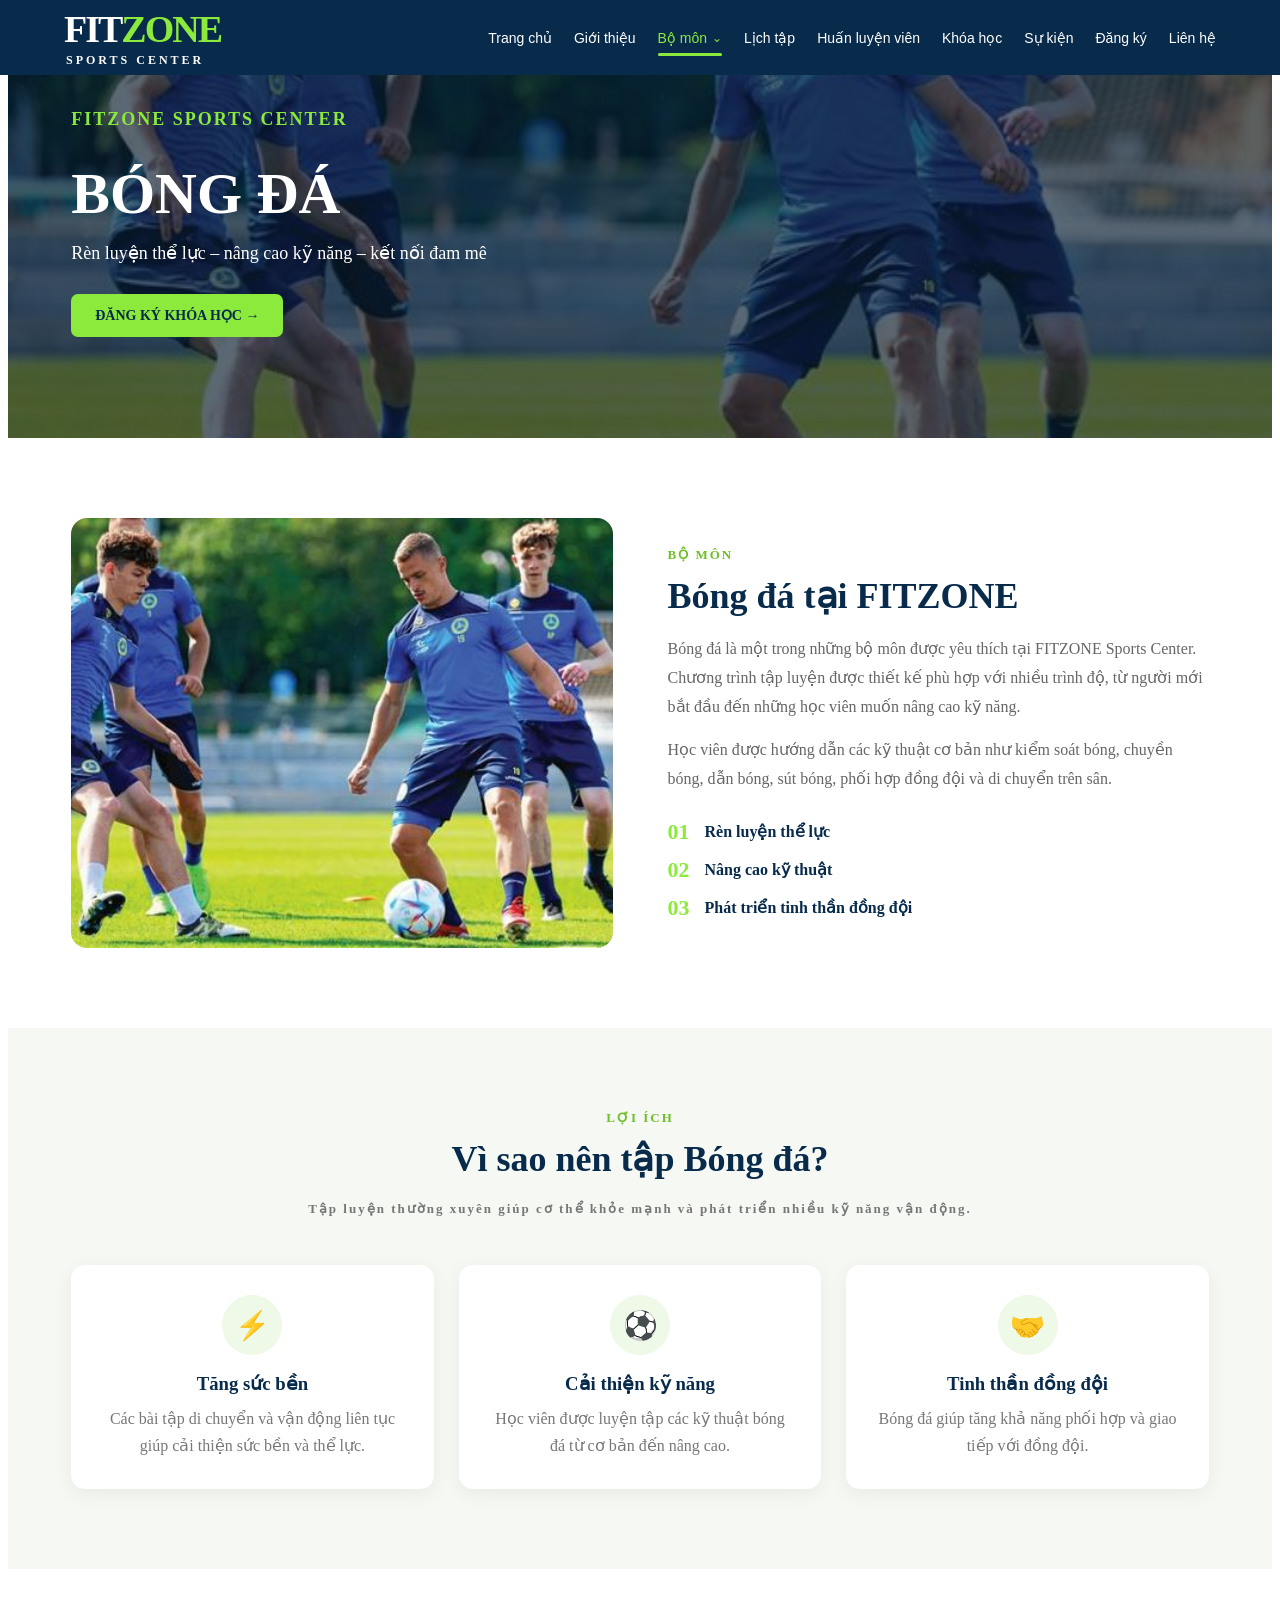
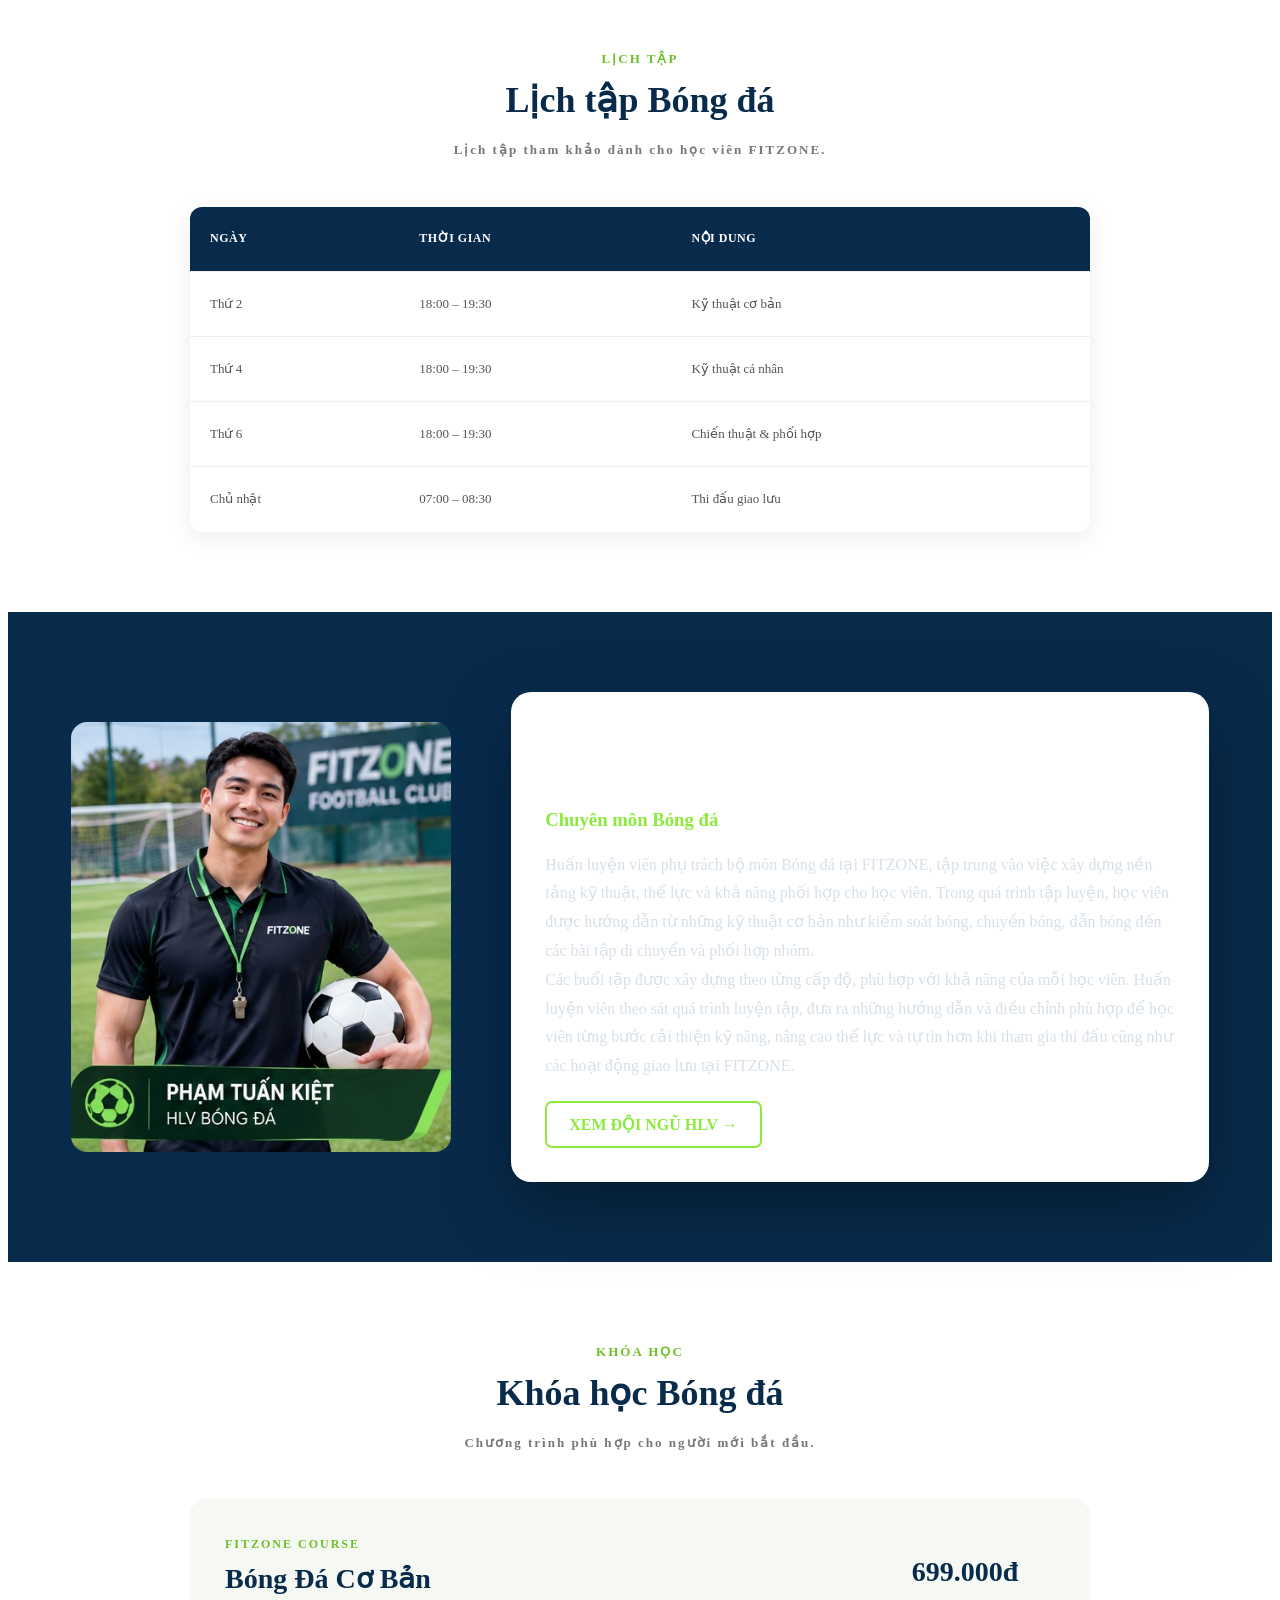
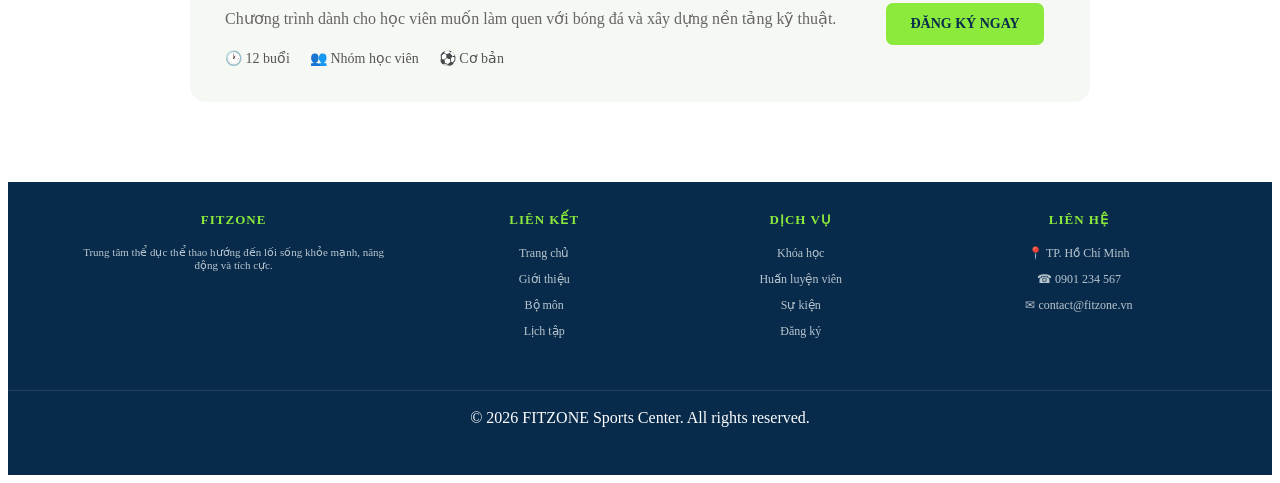
<file: bo-mon-bong-da.html>
<!DOCTYPE html>
<html lang="vi">

<head>
    <meta charset="UTF-8">
    <meta name="viewport" content="width=device-width, initial-scale=1.0">

    <title>Bóng đá - FITZONE Sports Center</title>

    <link rel="stylesheet" href="css/style.css">
</head>

<body>

    <!-- ================= HEADER ================= -->

    <header class="header">

        <div class="container navbar">

            <a href="index.html" class="logo">
                FIT<span>ZONE</span>
                <small>SPORTS CENTER</small>
            </a>

            <div class="mobile-menu-button" id="mobileMenuButton">
    <span></span>
    <span></span>
    <span></span>
</div>

<div id="site-menu"></div>

        </div>

    </header>


    <!-- ================= BANNER ================= -->

    <section class="sport-detail-hero">

        <div class="sport-detail-overlay">

            <div class="container">

                <p class="detail-label">
                    FITZONE SPORTS CENTER
                </p>

                <h1>
                    BÓNG ĐÁ
                </h1>

                <p>
                    Rèn luyện thể lực – nâng cao kỹ năng – kết nối đam mê
                </p>

                <a href="#" class="detail-btn open-sport-register" data-course="bongda">
                    ĐĂNG KÝ KHÓA HỌC →
                </a>

            </div>

        </div>

    </section>


    <!-- ================= GIỚI THIỆU ================= -->

    <section class="sport-detail-section">

        <div class="container">

            <div class="detail-grid">

                <div class="detail-image">

                    <img
                        src="images/bong-da.jpg"
                        alt="Bóng đá tại FITZONE"
                    >

                </div>


                <div class="detail-content">

                    <span class="section-tag">
                        BỘ MÔN
                    </span>

                    <h2>
                        Bóng đá tại FITZONE
                    </h2>

                    <p>
                        Bóng đá là một trong những bộ môn được yêu thích
                        tại FITZONE Sports Center. Chương trình tập luyện
                        được thiết kế phù hợp với nhiều trình độ, từ người
                        mới bắt đầu đến những học viên muốn nâng cao kỹ năng.
                    </p>

                    <p>
                        Học viên được hướng dẫn các kỹ thuật cơ bản như
                        kiểm soát bóng, chuyền bóng, dẫn bóng, sút bóng,
                        phối hợp đồng đội và di chuyển trên sân.
                    </p>

                    <div class="detail-points">

                        <div>
                            <strong>01</strong>
                            <span>Rèn luyện thể lực</span>
                        </div>

                        <div>
                            <strong>02</strong>
                            <span>Nâng cao kỹ thuật</span>
                        </div>

                        <div>
                            <strong>03</strong>
                            <span>Phát triển tinh thần đồng đội</span>
                        </div>

                    </div>

                </div>

            </div>

        </div>

    </section>


    <!-- ================= LỢI ÍCH ================= -->

    <section class="detail-benefits">

        <div class="container">

            <div class="section-heading">

                <span>
                    LỢI ÍCH
                </span>

                <h2>
                    Vì sao nên tập Bóng đá?
                </h2>

                <p>
                    Tập luyện thường xuyên giúp cơ thể khỏe mạnh
                    và phát triển nhiều kỹ năng vận động.
                </p>

            </div>


            <div class="benefit-grid">

                <div class="benefit-card">

                    <div class="benefit-icon">
                        ⚡
                    </div>

                    <h3>
                        Tăng sức bền
                    </h3>

                    <p>
                        Các bài tập di chuyển và vận động liên tục
                        giúp cải thiện sức bền và thể lực.
                    </p>

                </div>


                <div class="benefit-card">

                    <div class="benefit-icon">
                        ⚽
                    </div>

                    <h3>
                        Cải thiện kỹ năng
                    </h3>

                    <p>
                        Học viên được luyện tập các kỹ thuật bóng đá
                        từ cơ bản đến nâng cao.
                    </p>

                </div>


                <div class="benefit-card">

                    <div class="benefit-icon">
                        🤝
                    </div>

                    <h3>
                        Tinh thần đồng đội
                    </h3>

                    <p>
                        Bóng đá giúp tăng khả năng phối hợp và
                        giao tiếp với đồng đội.
                    </p>

                </div>

            </div>

        </div>

    </section>


    <!-- ================= LỊCH TẬP ================= -->

    <section class="sport-detail-section">

        <div class="container">

            <div class="section-heading">

                <span>
                    LỊCH TẬP
                </span>

                <h2>
                    Lịch tập Bóng đá
                </h2>

                <p>
                    Lịch tập tham khảo dành cho học viên FITZONE.
                </p>

            </div>


            <div class="schedule-table">

                <div class="schedule-row schedule-header">

                    <div>
                        NGÀY
                    </div>

                    <div>
                        THỜI GIAN
                    </div>

                    <div>
                        NỘI DUNG
                    </div>

                </div>


                <div class="schedule-row">

                    <div>
                        Thứ 2
                    </div>

                    <div>
                        18:00 – 19:30
                    </div>

                    <div>
                        Kỹ thuật cơ bản
                    </div>

                </div>


                <div class="schedule-row">

                    <div>
                        Thứ 4
                    </div>

                    <div>
                        18:00 – 19:30
                    </div>

                    <div>
                        Kỹ thuật cá nhân
                    </div>

                </div>


                <div class="schedule-row">

                    <div>
                        Thứ 6
                    </div>

                    <div>
                        18:00 – 19:30
                    </div>

                    <div>
                        Chiến thuật & phối hợp
                    </div>

                </div>


                <div class="schedule-row">

                    <div>
                        Chủ nhật
                    </div>

                    <div>
                        07:00 – 08:30
                    </div>

                    <div>
                        Thi đấu giao lưu
                    </div>

                </div>

            </div>

        </div>

    </section>


    <!-- ================= HUẤN LUYỆN VIÊN ================= -->

    <section class="detail-coach">

        <div class="container">

            <div class="coach-detail-grid">

                <div class="coach-detail-image">

                    <img
                        src="images/coach-bongda.jpg"
                        alt="Huấn luyện viên Bóng đá"
                    >

                </div>


                <div class="coach-detail-content">

                    <span>
                        HUẤN LUYỆN VIÊN
                    </span>

                    <h2>
                        Phạm Tuấn Kiệt
                    </h2>

                    <h3>
                        Chuyên môn Bóng đá
                    </h3>

                    <p>
    Huấn luyện viên phụ trách bộ môn Bóng đá tại FITZONE,
    tập trung vào việc xây dựng nền tảng kỹ thuật, thể lực
    và khả năng phối hợp cho học viên. Trong quá trình tập luyện,
    học viên được hướng dẫn từ những kỹ thuật cơ bản như kiểm
    soát bóng, chuyền bóng, dẫn bóng đến các bài tập di chuyển
    và phối hợp nhóm.
</p>

<p>
    Các buổi tập được xây dựng theo từng cấp độ, phù hợp với
    khả năng của mỗi học viên. Huấn luyện viên theo sát quá
    trình luyện tập, đưa ra những hướng dẫn và điều chỉnh phù hợp
    để học viên từng bước cải thiện kỹ năng, nâng cao thể lực
    và tự tin hơn khi tham gia thi đấu cũng như các hoạt động
    giao lưu tại FITZONE.
</p>

                    <a href="huan-luyen-vien.html" class="detail-outline-btn">
                        XEM ĐỘI NGŨ HLV →
                    </a>

                </div>

            </div>

        </div>

    </section>


    <!-- ================= KHÓA HỌC ================= -->

    <section class="sport-detail-section">

        <div class="container">

            <div class="section-heading">

                <span>
                    KHÓA HỌC
                </span>

                <h2>
                    Khóa học Bóng đá
                </h2>

                <p>
                    Chương trình phù hợp cho người mới bắt đầu.
                </p>

            </div>


            <div class="detail-course-card">

                <div>

                    <span class="course-small-title">
                        FITZONE COURSE
                    </span>

                    <h3>
                        Bóng Đá Cơ Bản
                    </h3>

                    <p>
                        Chương trình dành cho học viên muốn làm quen
                        với bóng đá và xây dựng nền tảng kỹ thuật.
                    </p>

                    <div class="course-info">

                        <span>
                            🕐 12 buổi
                        </span>

                        <span>
                            👥 Nhóm học viên
                        </span>

                        <span>
                            ⚽ Cơ bản
                        </span>

                    </div>

                </div>


                <div class="detail-course-price">

                    <strong>
                        699.000đ
                    </strong>

                    <a
                        href="dang-ky.html?course=bongda"
                        class="detail-btn"
                    >
                        ĐĂNG KÝ NGAY
                    </a>

                </div>

            </div>

        </div>

    </section>


   


    <!-- ================= FOOTER ================= -->

    <footer class="footer">

        <div class="container footer-grid">

            <div class="footer-column">

                <h3>
                    FITZONE
                </h3>

                <p>
                    Trung tâm thể dục thể thao
                    hướng đến lối sống khỏe mạnh,
                    năng động và tích cực.
                </p>

            </div>


            <div class="footer-column">

                <h3>
                    LIÊN KẾT
                </h3>

                <a href="index.html">
                    Trang chủ
                </a>

                <a href="gioi-thieu.html">
                    Giới thiệu
                </a>

                <a href="bo-mon.html">
                    Bộ môn
                </a>

                <a href="lich-tap.html">
                    Lịch tập
                </a>

            </div>


            <div class="footer-column">

                <h3>
                    DỊCH VỤ
                </h3>

                <a href="khoa-hoc.html">
                    Khóa học
                </a>

                <a href="huan-luyen-vien.html">
                    Huấn luyện viên
                </a>

                <a href="su-kien.html">
                    Sự kiện
                </a>

                <a href="dang-ky.html">
                    Đăng ký
                </a>

            </div>


            <div class="footer-column">

                <h3>
                    LIÊN HỆ
                </h3>

                <span>
                    📍 TP. Hồ Chí Minh
                </span>

                <a href="tel:0901234567">
                    ☎ 0901 234 567
                </a>

                <a href="mailto:contact@fitzone.vn">
                    ✉ contact@fitzone.vn
                </a>

            </div>

        </div>


        <div class="footer-bottom">

            © 2026 FITZONE Sports Center. All rights reserved.

        </div>

    </footer>

    <div class="register-modal" id="sportRegisterModal">

    <div class="register-modal-content">

        <button class="close-modal" id="closeSportRegisterModal">
            &times;
        </button>

        <h2>ĐĂNG KÝ THAM GIA FITZONE</h2>

        <p>
            Điền thông tin để FITZONE liên hệ với bạn.
        </p>

        <form id="sportRegisterForm">

            <div class="form-group">

                <label>Họ và tên</label>

                <input
                    type="text"
                    name="fullname"
                    placeholder="Nhập họ và tên"
                    required
                >

            </div>


            <div class="form-group">

                <label>Số điện thoại</label>

                <input
                    type="tel"
                    name="phone"
                    placeholder="Nhập số điện thoại"
                    required
                >

            </div>


            <div class="form-group">

                <label>Email</label>

                <input
                    type="email"
                    name="email"
                    placeholder="Nhập email"
                    required
                >

            </div>


            <div class="form-group">

                <label>Bộ môn quan tâm</label>

                <select name="course" id="sportRegisterCourse" required>

                    <option value="fitness">
                        Fitness Cơ Bản
                    </option>

                    <option value="pickleball">
                        Pickleball Cơ Bản
                    </option>

                    <option value="caulong">
                        Cầu Lông Nâng Cao
                    </option>

                    <option value="bongda" selected>
                        Bóng Đá Cơ Bản
                    </option>

                    <option value="bongro">
                        Bóng Rổ Cơ Bản
                    </option>

                    <option value="bongchuyen">
                        Bóng Chuyền Cơ Bản
                    </option>

                </select>

            </div>


            <div class="form-group">

                <label>Thời gian mong muốn</label>

                <select name="time" required>

                    <option value="Buổi sáng">
                        Buổi sáng
                    </option>

                    <option value="Buổi chiều">
                        Buổi chiều
                    </option>

                    <option value="Buổi tối">
                        Buổi tối
                    </option>

                </select>

            </div>


            <button
                type="submit"
                class="register-submit"
            >
                GỬI ĐĂNG KÝ
            </button>

        </form>

    </div>

</div>


    <!-- ================= SCRIPT ================= -->

    <script src="js/script.js"></script>

</body>

</html>
</file>
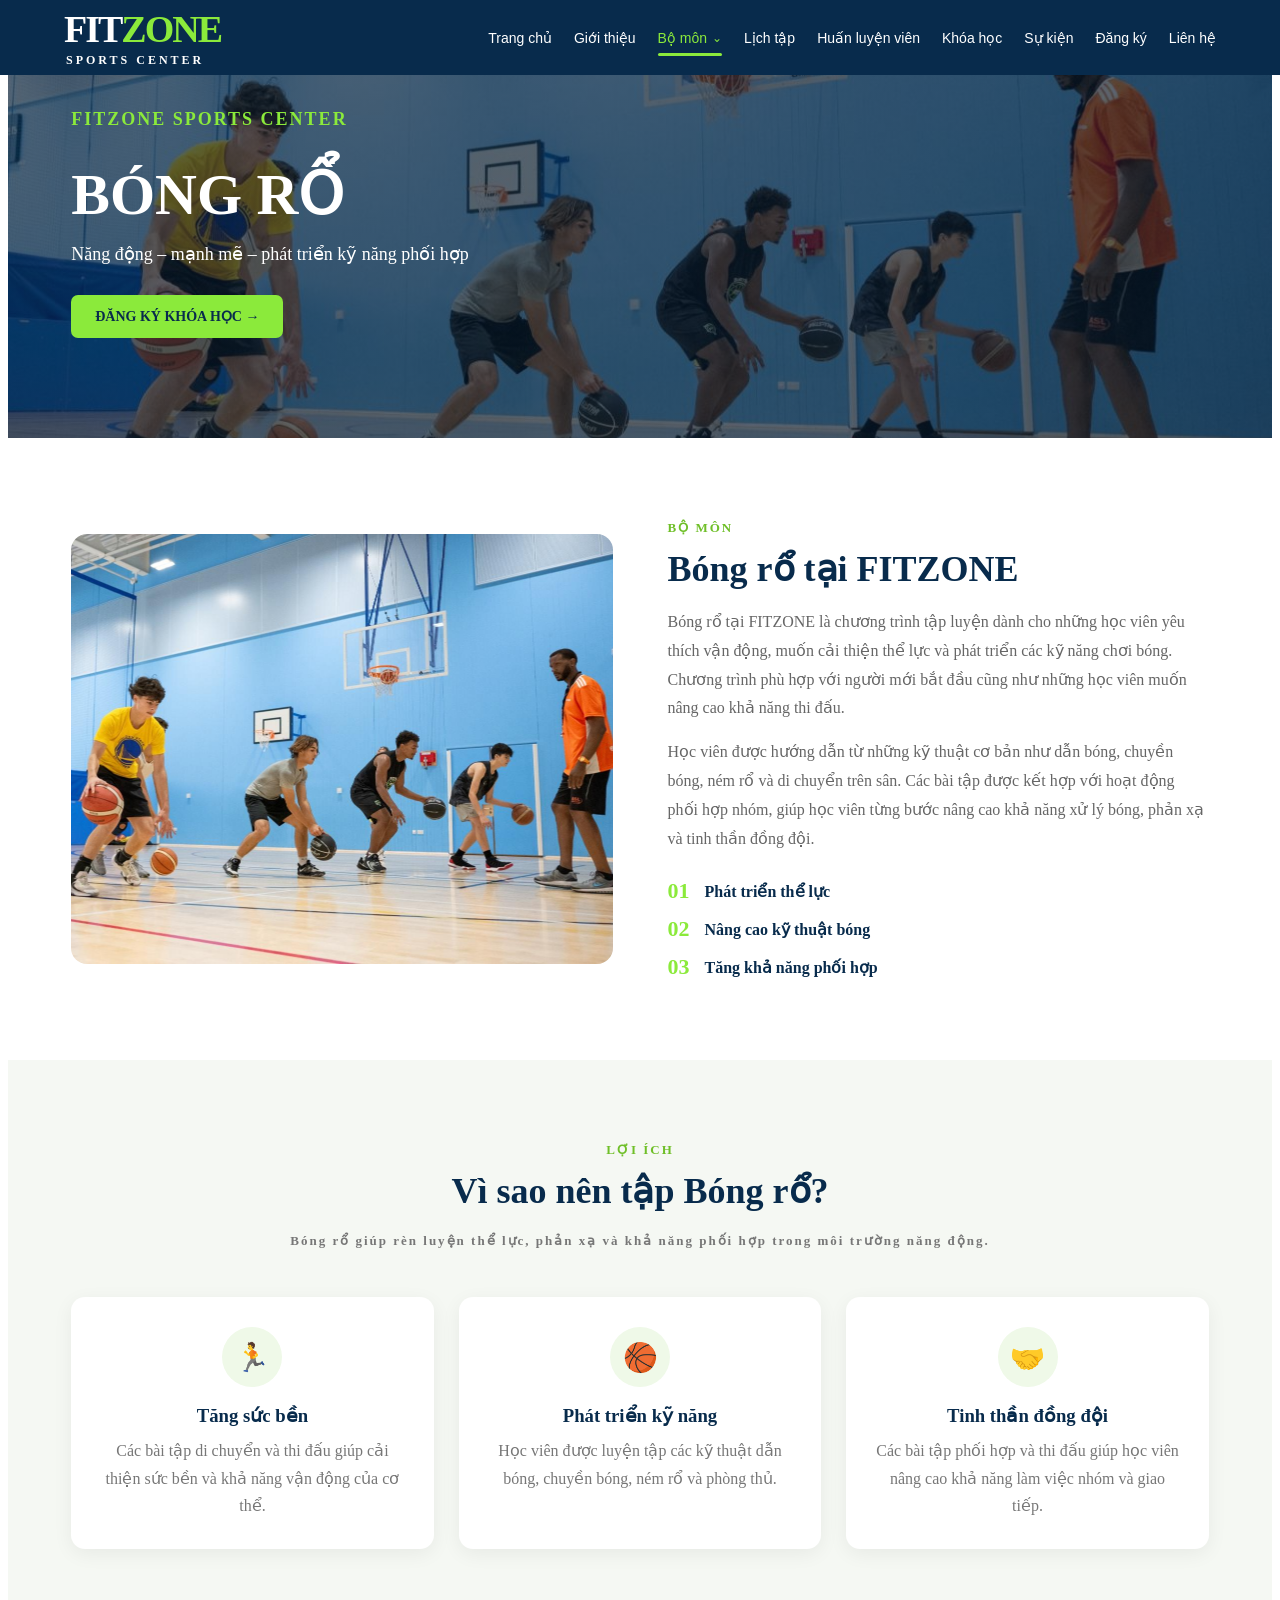
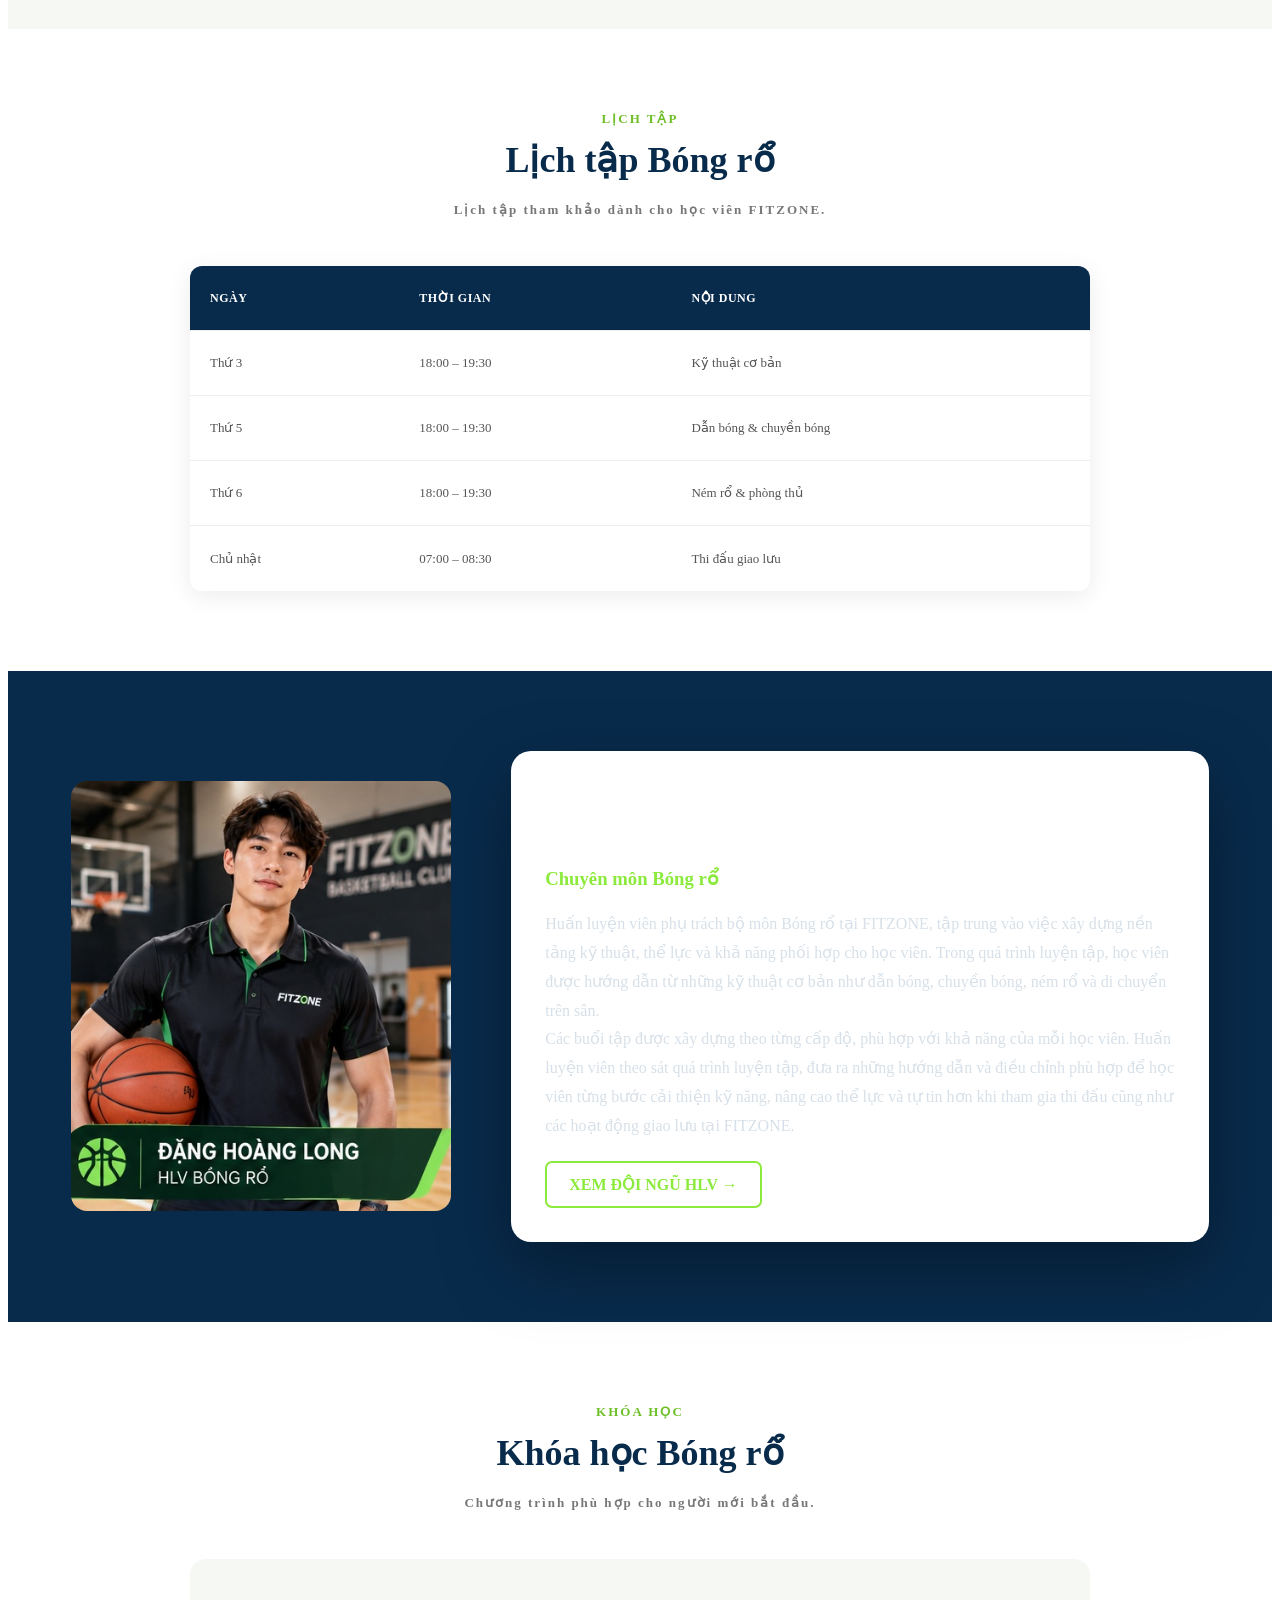
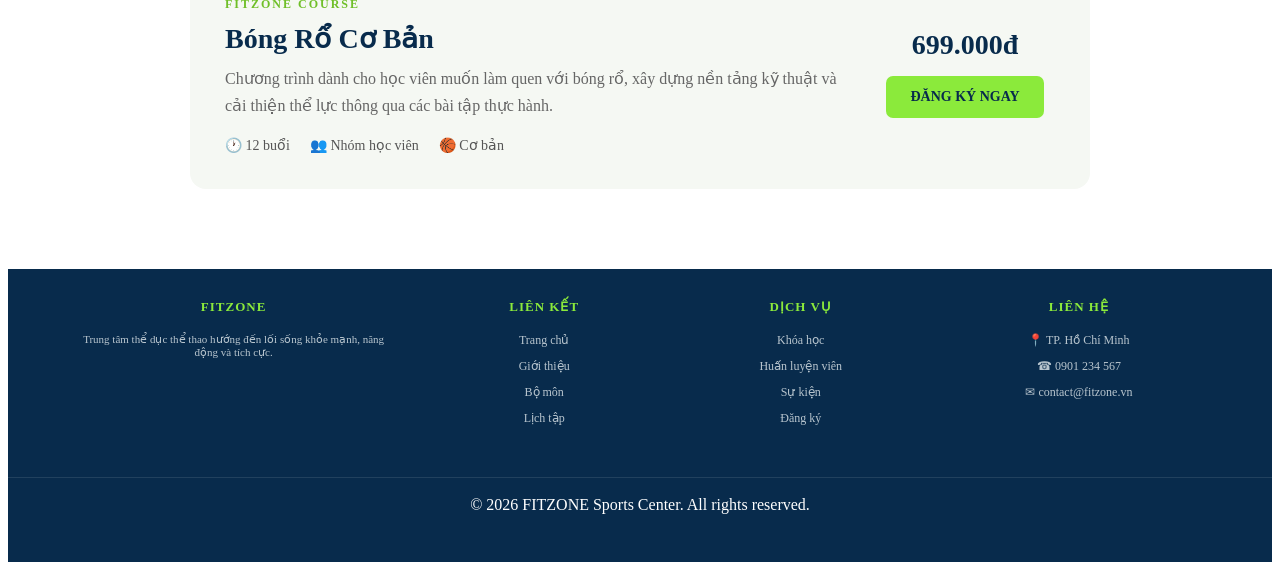
<file: bo-mon-bong-ro.html>
<!DOCTYPE html>
<html lang="vi">

<head>
    <meta charset="UTF-8">
    <meta name="viewport" content="width=device-width, initial-scale=1.0">

    <title>Bóng rổ - FITZONE Sports Center</title>

    <link rel="stylesheet" href="css/style.css">
</head>

<body>

    <!-- ================= HEADER ================= -->

    <header class="header">

        <div class="container navbar">

            <a href="index.html" class="logo">
                FIT<span>ZONE</span>
                <small>SPORTS CENTER</small>
            </a>

            <div class="mobile-menu-button" id="mobileMenuButton">
    <span></span>
    <span></span>
    <span></span>
</div>

<div id="site-menu"></div>

        </div>

    </header>


    <!-- ================= BANNER ================= -->

    <section class="sport-detail-hero"
        style="background-image: linear-gradient(rgba(5,25,45,.65),rgba(5,25,45,.65)), url('images/bong-ro.jpg');">

        <div class="sport-detail-overlay">

            <div class="container">

                <p class="detail-label">
                    FITZONE SPORTS CENTER
                </p>

                <h1>
                    BÓNG RỔ
                </h1>

                <p>
                    Năng động – mạnh mẽ – phát triển kỹ năng phối hợp
                </p>

                <a href="#"
                   class="detail-btn open-sport-register"
                   data-course="bongro">
                    ĐĂNG KÝ KHÓA HỌC →
                </a>

            </div>

        </div>

    </section>


    <!-- ================= GIỚI THIỆU ================= -->

    <section class="sport-detail-section">

        <div class="container">

            <div class="detail-grid">

                <div class="detail-image">

                    <img
                        src="images/bong-ro.jpg"
                        alt="Bóng rổ tại FITZONE"
                    >

                </div>


                <div class="detail-content">

                    <span class="section-tag">
                        BỘ MÔN
                    </span>

                    <h2>
                        Bóng rổ tại FITZONE
                    </h2>

                    <p>
                        Bóng rổ tại FITZONE là chương trình tập luyện dành
                        cho những học viên yêu thích vận động, muốn cải thiện
                        thể lực và phát triển các kỹ năng chơi bóng. Chương
                        trình phù hợp với người mới bắt đầu cũng như những
                        học viên muốn nâng cao khả năng thi đấu.
                    </p>

                    <p>
                        Học viên được hướng dẫn từ những kỹ thuật cơ bản như
                        dẫn bóng, chuyền bóng, ném rổ và di chuyển trên sân.
                        Các bài tập được kết hợp với hoạt động phối hợp nhóm,
                        giúp học viên từng bước nâng cao khả năng xử lý bóng,
                        phản xạ và tinh thần đồng đội.
                    </p>


                    <div class="detail-points">

                        <div>
                            <strong>01</strong>
                            <span>Phát triển thể lực</span>
                        </div>

                        <div>
                            <strong>02</strong>
                            <span>Nâng cao kỹ thuật bóng</span>
                        </div>

                        <div>
                            <strong>03</strong>
                            <span>Tăng khả năng phối hợp</span>
                        </div>

                    </div>

                </div>

            </div>

        </div>

    </section>


    <!-- ================= LỢI ÍCH ================= -->

    <section class="detail-benefits">

        <div class="container">

            <div class="section-heading">

                <span>
                    LỢI ÍCH
                </span>

                <h2>
                    Vì sao nên tập Bóng rổ?
                </h2>

                <p>
                    Bóng rổ giúp rèn luyện thể lực, phản xạ và
                    khả năng phối hợp trong môi trường năng động.
                </p>

            </div>


            <div class="benefit-grid">

                <div class="benefit-card">

                    <div class="benefit-icon">
                        🏃
                    </div>

                    <h3>
                        Tăng sức bền
                    </h3>

                    <p>
                        Các bài tập di chuyển và thi đấu giúp cải thiện
                        sức bền và khả năng vận động của cơ thể.
                    </p>

                </div>


                <div class="benefit-card">

                    <div class="benefit-icon">
                        🏀
                    </div>

                    <h3>
                        Phát triển kỹ năng
                    </h3>

                    <p>
                        Học viên được luyện tập các kỹ thuật dẫn bóng,
                        chuyền bóng, ném rổ và phòng thủ.
                    </p>

                </div>


                <div class="benefit-card">

                    <div class="benefit-icon">
                        🤝
                    </div>

                    <h3>
                        Tinh thần đồng đội
                    </h3>

                    <p>
                        Các bài tập phối hợp và thi đấu giúp học viên
                        nâng cao khả năng làm việc nhóm và giao tiếp.
                    </p>

                </div>

            </div>

        </div>

    </section>


    <!-- ================= LỊCH TẬP ================= -->

    <section class="sport-detail-section">

        <div class="container">

            <div class="section-heading">

                <span>
                    LỊCH TẬP
                </span>

                <h2>
                    Lịch tập Bóng rổ
                </h2>

                <p>
                    Lịch tập tham khảo dành cho học viên FITZONE.
                </p>

            </div>


            <div class="schedule-table">

                <div class="schedule-row schedule-header">

                    <div>
                        NGÀY
                    </div>

                    <div>
                        THỜI GIAN
                    </div>

                    <div>
                        NỘI DUNG
                    </div>

                </div>


                <div class="schedule-row">

                    <div>
                        Thứ 3
                    </div>

                    <div>
                        18:00 – 19:30
                    </div>

                    <div>
                        Kỹ thuật cơ bản
                    </div>

                </div>


                <div class="schedule-row">

                    <div>
                        Thứ 5
                    </div>

                    <div>
                        18:00 – 19:30
                    </div>

                    <div>
                        Dẫn bóng & chuyền bóng
                    </div>

                </div>


                <div class="schedule-row">

                    <div>
                        Thứ 6
                    </div>

                    <div>
                        18:00 – 19:30
                    </div>

                    <div>
                        Ném rổ & phòng thủ
                    </div>

                </div>


                <div class="schedule-row">

                    <div>
                        Chủ nhật
                    </div>

                    <div>
                        07:00 – 08:30
                    </div>

                    <div>
                        Thi đấu giao lưu
                    </div>

                </div>

            </div>

        </div>

    </section>


    <!-- ================= HUẤN LUYỆN VIÊN ================= -->

    <section class="detail-coach">

        <div class="container">

            <div class="coach-detail-grid">

                <div class="coach-detail-image">

                    <img
                        src="images/coach-bongro.jpg"
                        alt="Huấn luyện viên Bóng rổ"
                    >

                </div>


                <div class="coach-detail-content">

                    <span>
                        HUẤN LUYỆN VIÊN
                    </span>

                    <h2>
                        Đặng Hoàng Long
                    </h2>

                    <h3>
                        Chuyên môn Bóng rổ
                    </h3>

                    <p>
                        Huấn luyện viên phụ trách bộ môn Bóng rổ tại FITZONE,
                        tập trung vào việc xây dựng nền tảng kỹ thuật, thể lực
                        và khả năng phối hợp cho học viên. Trong quá trình
                        luyện tập, học viên được hướng dẫn từ những kỹ thuật
                        cơ bản như dẫn bóng, chuyền bóng, ném rổ và di chuyển
                        trên sân.
                    </p>

                    <p>
                        Các buổi tập được xây dựng theo từng cấp độ, phù hợp
                        với khả năng của mỗi học viên. Huấn luyện viên theo
                        sát quá trình luyện tập, đưa ra những hướng dẫn và
                        điều chỉnh phù hợp để học viên từng bước cải thiện
                        kỹ năng, nâng cao thể lực và tự tin hơn khi tham gia
                        thi đấu cũng như các hoạt động giao lưu tại FITZONE.
                    </p>

                    <a
                        href="huan-luyen-vien.html"
                        class="detail-outline-btn">
                        XEM ĐỘI NGŨ HLV →
                    </a>

                </div>

            </div>

        </div>

    </section>


    <!-- ================= KHÓA HỌC ================= -->

    <section class="sport-detail-section">

        <div class="container">

            <div class="section-heading">

                <span>
                    KHÓA HỌC
                </span>

                <h2>
                    Khóa học Bóng rổ
                </h2>

                <p>
                    Chương trình phù hợp cho người mới bắt đầu.
                </p>

            </div>


            <div class="detail-course-card">

                <div>

                    <span class="course-small-title">
                        FITZONE COURSE
                    </span>

                    <h3>
                        Bóng Rổ Cơ Bản
                    </h3>

                    <p>
                        Chương trình dành cho học viên muốn làm quen
                        với bóng rổ, xây dựng nền tảng kỹ thuật và
                        cải thiện thể lực thông qua các bài tập thực hành.
                    </p>


                    <div class="course-info">

                        <span>
                            🕐 12 buổi
                        </span>

                        <span>
                            👥 Nhóm học viên
                        </span>

                        <span>
                            🏀 Cơ bản
                        </span>

                    </div>

                </div>


                <div class="detail-course-price">

                    <strong>
                        699.000đ
                    </strong>

                    <a
                        href="#"
                        class="detail-btn open-sport-register"
                        data-course="bongro">
                        ĐĂNG KÝ NGAY
                    </a>

                </div>

            </div>

        </div>

    </section>


    <!-- ================= POPUP ĐĂNG KÝ ================= -->

    <div class="register-modal" id="sportRegisterModal">

        <div class="register-modal-content">

            <button
                class="close-modal"
                id="closeSportRegisterModal">
                &times;
            </button>


            <h2>
                ĐĂNG KÝ THAM GIA FITZONE
            </h2>

            <p>
                Điền thông tin để FITZONE liên hệ với bạn.
            </p>


            <form id="sportRegisterForm">


                <div class="form-group">

                    <label>
                        Họ và tên
                    </label>

                    <input
                        type="text"
                        name="fullname"
                        placeholder="Nhập họ và tên"
                        required
                    >

                </div>


                <div class="form-group">

                    <label>
                        Số điện thoại
                    </label>

                    <input
                        type="tel"
                        name="phone"
                        placeholder="Nhập số điện thoại"
                        required
                    >

                </div>


                <div class="form-group">

                    <label>
                        Email
                    </label>

                    <input
                        type="email"
                        name="email"
                        placeholder="Nhập email"
                        required
                    >

                </div>


                <div class="form-group">

                    <label>
                        Bộ môn quan tâm
                    </label>

                    <select
                        name="course"
                        id="sportRegisterCourse"
                        required>

                        <option value="fitness">
                            Fitness Cơ Bản
                        </option>

                        <option value="pickleball">
                            Pickleball Cơ Bản
                        </option>

                        <option value="caulong">
                            Cầu Lông Nâng Cao
                        </option>

                        <option value="bongda">
                            Bóng Đá Cơ Bản
                        </option>

                        <option
                            value="bongro"
                            selected>
                            Bóng Rổ Cơ Bản
                        </option>

                        <option value="bongchuyen">
                            Bóng Chuyền Cơ Bản
                        </option>

                    </select>

                </div>


                <div class="form-group">

                    <label>
                        Thời gian mong muốn
                    </label>

                    <select
                        name="time"
                        required>

                        <option value="Buổi sáng">
                            Buổi sáng
                        </option>

                        <option value="Buổi chiều">
                            Buổi chiều
                        </option>

                        <option value="Buổi tối">
                            Buổi tối
                        </option>

                    </select>

                </div>


                <button
                    type="submit"
                    class="register-submit">
                    GỬI ĐĂNG KÝ
                </button>

            </form>

        </div>

    </div>


    <!-- ================= FOOTER ================= -->

    <footer class="footer">

        <div class="container footer-grid">


            <div class="footer-column">

                <h3>
                    FITZONE
                </h3>

                <p>
                    Trung tâm thể dục thể thao hướng đến lối sống
                    khỏe mạnh, năng động và tích cực.
                </p>

            </div>


            <div class="footer-column">

                <h3>
                    LIÊN KẾT
                </h3>

                <a href="index.html">
                    Trang chủ
                </a>

                <a href="gioi-thieu.html">
                    Giới thiệu
                </a>

                <a href="bo-mon.html">
                    Bộ môn
                </a>

                <a href="lich-tap.html">
                    Lịch tập
                </a>

            </div>


            <div class="footer-column">

                <h3>
                    DỊCH VỤ
                </h3>

                <a href="khoa-hoc.html">
                    Khóa học
                </a>

                <a href="huan-luyen-vien.html">
                    Huấn luyện viên
                </a>

                <a href="su-kien.html">
                    Sự kiện
                </a>

                <a href="dang-ky.html">
                    Đăng ký
                </a>

            </div>


            <div class="footer-column">

                <h3>
                    LIÊN HỆ
                </h3>

                <span>
                    📍 TP. Hồ Chí Minh
                </span>

                <a href="tel:0901234567">
                    ☎ 0901 234 567
                </a>

                <a href="mailto:contact@fitzone.vn">
                    ✉ contact@fitzone.vn
                </a>

            </div>

        </div>


        <div class="footer-bottom">

            © 2026 FITZONE Sports Center. All rights reserved.

        </div>

    </footer>


    <!-- ================= SCRIPT ================= -->

    <script src="js/script.js"></script>

</body>

</html>
</file>
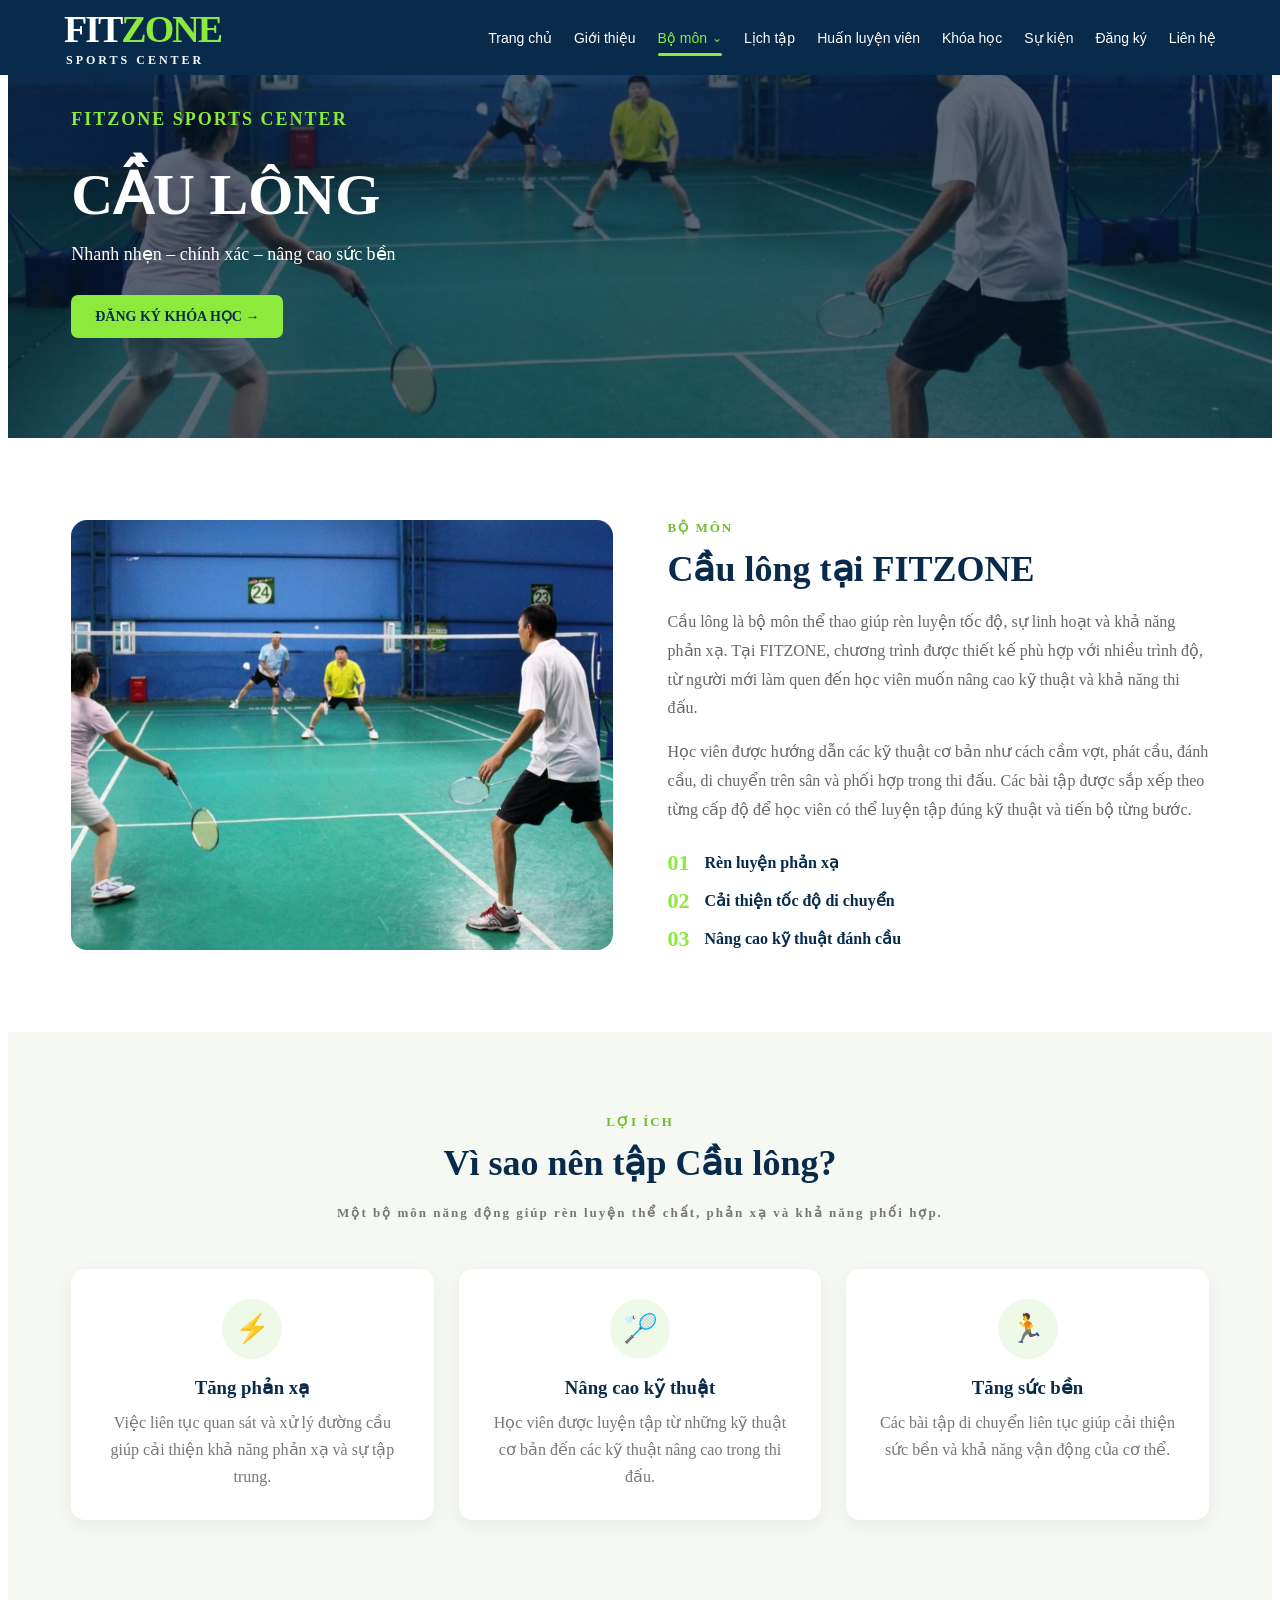
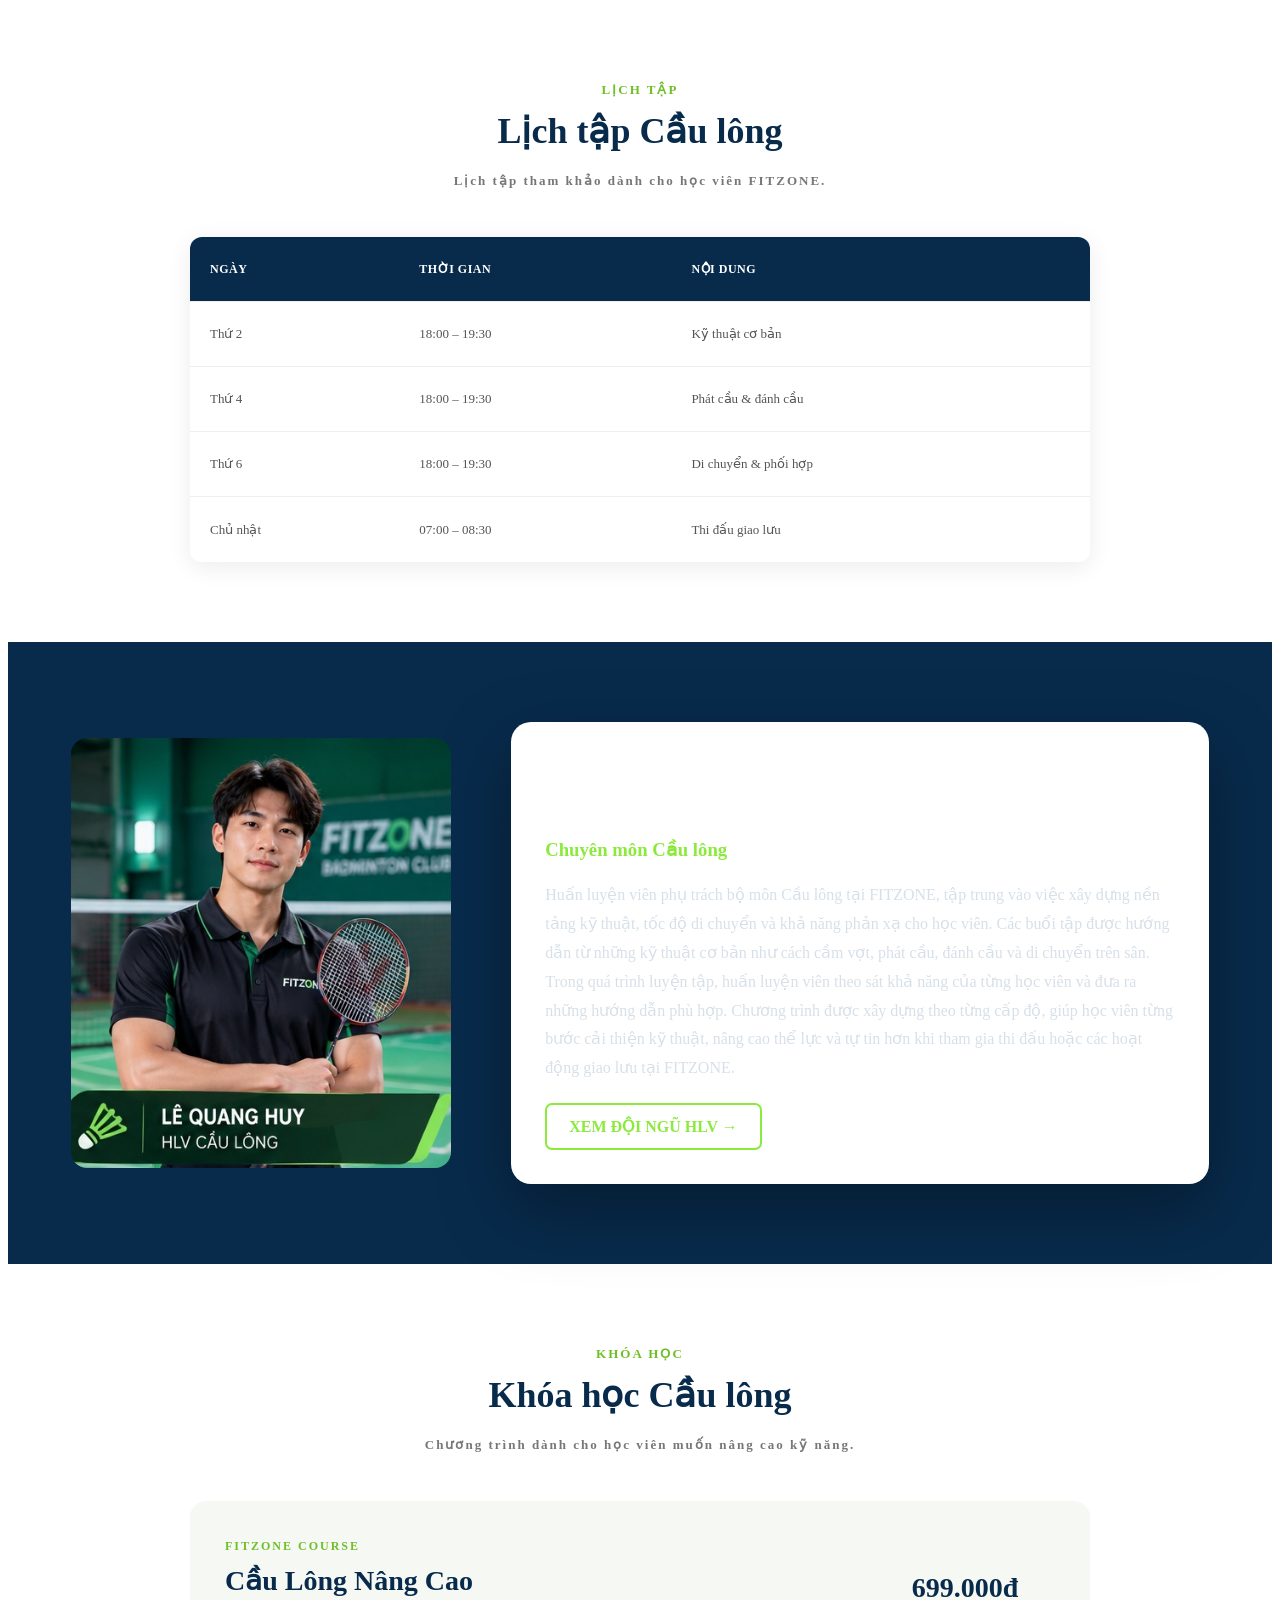
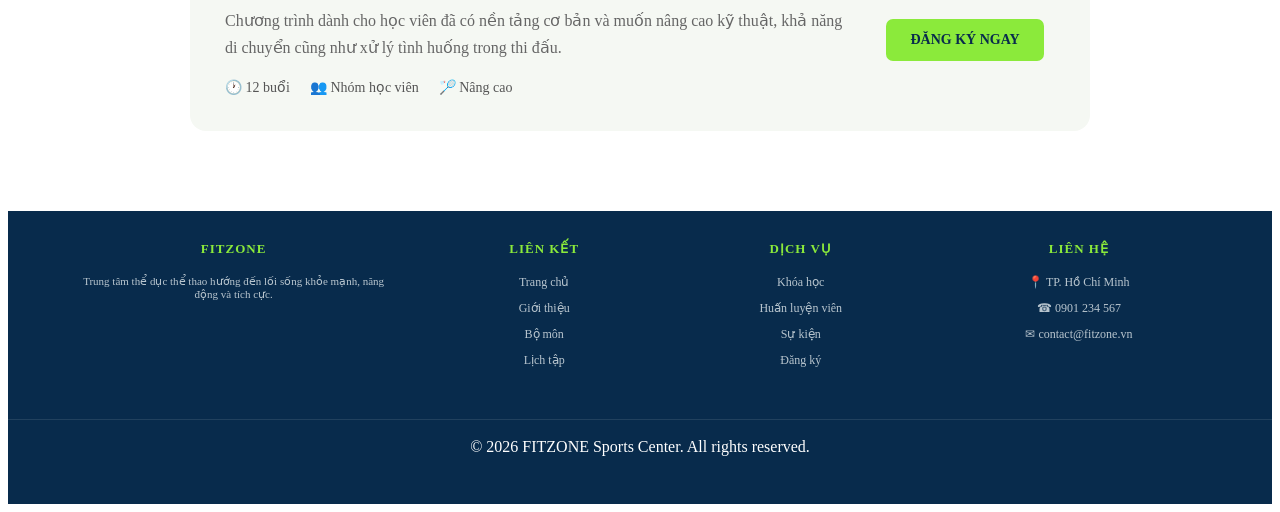
<file: bo-mon-caulong.html>
<!DOCTYPE html>
<html lang="vi">

<head>
    <meta charset="UTF-8">
    <meta name="viewport" content="width=device-width, initial-scale=1.0">

    <title>Cầu lông - FITZONE Sports Center</title>

    <link rel="stylesheet" href="css/style.css">
</head>

<body>

    <!-- ================= HEADER ================= -->

    <header class="header">

        <div class="container navbar">

            <a href="index.html" class="logo">
                FIT<span>ZONE</span>
                <small>SPORTS CENTER</small>
            </a>

            <div class="mobile-menu-button" id="mobileMenuButton">
    <span></span>
    <span></span>
    <span></span>
</div>

<div id="site-menu"></div>

        </div>

    </header>


    <!-- ================= BANNER ================= -->

    <section class="sport-detail-hero"
        style="background-image: linear-gradient(rgba(5,25,45,.65),rgba(5,25,45,.65)), url('images/cau-long.jpg');">

        <div class="sport-detail-overlay">

            <div class="container">

                <p class="detail-label">
                    FITZONE SPORTS CENTER
                </p>

                <h1>
                    CẦU LÔNG
                </h1>

                <p>
                    Nhanh nhẹn – chính xác – nâng cao sức bền
                </p>

                <a href="#"
                   class="detail-btn open-sport-register"
                   data-course="caulong">
                    ĐĂNG KÝ KHÓA HỌC →
                </a>

            </div>

        </div>

    </section>


    <!-- ================= GIỚI THIỆU ================= -->

    <section class="sport-detail-section">

        <div class="container">

            <div class="detail-grid">

                <div class="detail-image">

                    <img
                        src="images/cau-long.jpg"
                        alt="Cầu lông tại FITZONE"
                    >

                </div>


                <div class="detail-content">

                    <span class="section-tag">
                        BỘ MÔN
                    </span>

                    <h2>
                        Cầu lông tại FITZONE
                    </h2>

                    <p>
                        Cầu lông là bộ môn thể thao giúp rèn luyện tốc độ,
                        sự linh hoạt và khả năng phản xạ. Tại FITZONE,
                        chương trình được thiết kế phù hợp với nhiều trình
                        độ, từ người mới làm quen đến học viên muốn nâng cao
                        kỹ thuật và khả năng thi đấu.
                    </p>

                    <p>
                        Học viên được hướng dẫn các kỹ thuật cơ bản như
                        cách cầm vợt, phát cầu, đánh cầu, di chuyển trên sân
                        và phối hợp trong thi đấu. Các bài tập được sắp xếp
                        theo từng cấp độ để học viên có thể luyện tập đúng
                        kỹ thuật và tiến bộ từng bước.
                    </p>


                    <div class="detail-points">

                        <div>
                            <strong>01</strong>
                            <span>Rèn luyện phản xạ</span>
                        </div>

                        <div>
                            <strong>02</strong>
                            <span>Cải thiện tốc độ di chuyển</span>
                        </div>

                        <div>
                            <strong>03</strong>
                            <span>Nâng cao kỹ thuật đánh cầu</span>
                        </div>

                    </div>

                </div>

            </div>

        </div>

    </section>


    <!-- ================= LỢI ÍCH ================= -->

    <section class="detail-benefits">

        <div class="container">

            <div class="section-heading">

                <span>
                    LỢI ÍCH
                </span>

                <h2>
                    Vì sao nên tập Cầu lông?
                </h2>

                <p>
                    Một bộ môn năng động giúp rèn luyện thể chất,
                    phản xạ và khả năng phối hợp.
                </p>

            </div>


            <div class="benefit-grid">

                <div class="benefit-card">

                    <div class="benefit-icon">
                        ⚡
                    </div>

                    <h3>
                        Tăng phản xạ
                    </h3>

                    <p>
                        Việc liên tục quan sát và xử lý đường cầu giúp
                        cải thiện khả năng phản xạ và sự tập trung.
                    </p>

                </div>


                <div class="benefit-card">

                    <div class="benefit-icon">
                        🏸
                    </div>

                    <h3>
                        Nâng cao kỹ thuật
                    </h3>

                    <p>
                        Học viên được luyện tập từ những kỹ thuật cơ bản
                        đến các kỹ thuật nâng cao trong thi đấu.
                    </p>

                </div>


                <div class="benefit-card">

                    <div class="benefit-icon">
                        🏃
                    </div>

                    <h3>
                        Tăng sức bền
                    </h3>

                    <p>
                        Các bài tập di chuyển liên tục giúp cải thiện
                        sức bền và khả năng vận động của cơ thể.
                    </p>

                </div>

            </div>

        </div>

    </section>


    <!-- ================= LỊCH TẬP ================= -->

    <section class="sport-detail-section">

        <div class="container">

            <div class="section-heading">

                <span>
                    LỊCH TẬP
                </span>

                <h2>
                    Lịch tập Cầu lông
                </h2>

                <p>
                    Lịch tập tham khảo dành cho học viên FITZONE.
                </p>

            </div>


            <div class="schedule-table">

                <div class="schedule-row schedule-header">

                    <div>
                        NGÀY
                    </div>

                    <div>
                        THỜI GIAN
                    </div>

                    <div>
                        NỘI DUNG
                    </div>

                </div>


                <div class="schedule-row">

                    <div>
                        Thứ 2
                    </div>

                    <div>
                        18:00 – 19:30
                    </div>

                    <div>
                        Kỹ thuật cơ bản
                    </div>

                </div>


                <div class="schedule-row">

                    <div>
                        Thứ 4
                    </div>

                    <div>
                        18:00 – 19:30
                    </div>

                    <div>
                        Phát cầu & đánh cầu
                    </div>

                </div>


                <div class="schedule-row">

                    <div>
                        Thứ 6
                    </div>

                    <div>
                        18:00 – 19:30
                    </div>

                    <div>
                        Di chuyển & phối hợp
                    </div>

                </div>


                <div class="schedule-row">

                    <div>
                        Chủ nhật
                    </div>

                    <div>
                        07:00 – 08:30
                    </div>

                    <div>
                        Thi đấu giao lưu
                    </div>

                </div>

            </div>

        </div>

    </section>


    <!-- ================= HUẤN LUYỆN VIÊN ================= -->

    <section class="detail-coach">

        <div class="container">

            <div class="coach-detail-grid">

                <div class="coach-detail-image">

                    <img
                        src="images/coach-caulong.jpg"
                        alt="Huấn luyện viên Cầu lông"
                    >

                </div>


                <div class="coach-detail-content">

                    <span>
                        HUẤN LUYỆN VIÊN
                    </span>

                    <h2>
                        Lê Quang Huy
                    </h2>

                    <h3>
                        Chuyên môn Cầu lông
                    </h3>

                    <p>
                        Huấn luyện viên phụ trách bộ môn Cầu lông tại
                        FITZONE, tập trung vào việc xây dựng nền tảng
                        kỹ thuật, tốc độ di chuyển và khả năng phản xạ
                        cho học viên. Các buổi tập được hướng dẫn từ
                        những kỹ thuật cơ bản như cách cầm vợt, phát cầu,
                        đánh cầu và di chuyển trên sân.
                    </p>

                    <p>
                        Trong quá trình luyện tập, huấn luyện viên theo sát
                        khả năng của từng học viên và đưa ra những hướng
                        dẫn phù hợp. Chương trình được xây dựng theo từng
                        cấp độ, giúp học viên từng bước cải thiện kỹ thuật,
                        nâng cao thể lực và tự tin hơn khi tham gia thi đấu
                        hoặc các hoạt động giao lưu tại FITZONE.
                    </p>

                    <a
                        href="huan-luyen-vien.html"
                        class="detail-outline-btn">
                        XEM ĐỘI NGŨ HLV →
                    </a>

                </div>

            </div>

        </div>

    </section>


    <!-- ================= KHÓA HỌC ================= -->

    <section class="sport-detail-section">

        <div class="container">

            <div class="section-heading">

                <span>
                    KHÓA HỌC
                </span>

                <h2>
                    Khóa học Cầu lông
                </h2>

                <p>
                    Chương trình dành cho học viên muốn nâng cao kỹ năng.
                </p>

            </div>


            <div class="detail-course-card">

                <div>

                    <span class="course-small-title">
                        FITZONE COURSE
                    </span>

                    <h3>
                        Cầu Lông Nâng Cao
                    </h3>

                    <p>
                        Chương trình dành cho học viên đã có nền tảng
                        cơ bản và muốn nâng cao kỹ thuật, khả năng di chuyển
                        cũng như xử lý tình huống trong thi đấu.
                    </p>


                    <div class="course-info">

                        <span>
                            🕐 12 buổi
                        </span>

                        <span>
                            👥 Nhóm học viên
                        </span>

                        <span>
                            🏸 Nâng cao
                        </span>

                    </div>

                </div>


                <div class="detail-course-price">

                    <strong>
                        699.000đ
                    </strong>

                    <a
                        href="#"
                        class="detail-btn open-sport-register"
                        data-course="caulong">
                        ĐĂNG KÝ NGAY
                    </a>

                </div>

            </div>

        </div>

    </section>


    <!-- ================= POPUP ĐĂNG KÝ ================= -->

    <div class="register-modal" id="sportRegisterModal">

        <div class="register-modal-content">

            <button
                class="close-modal"
                id="closeSportRegisterModal">
                &times;
            </button>


            <h2>
                ĐĂNG KÝ THAM GIA FITZONE
            </h2>

            <p>
                Điền thông tin để FITZONE liên hệ với bạn.
            </p>


            <form id="sportRegisterForm">


                <div class="form-group">

                    <label>
                        Họ và tên
                    </label>

                    <input
                        type="text"
                        name="fullname"
                        placeholder="Nhập họ và tên"
                        required
                    >

                </div>


                <div class="form-group">

                    <label>
                        Số điện thoại
                    </label>

                    <input
                        type="tel"
                        name="phone"
                        placeholder="Nhập số điện thoại"
                        required
                    >

                </div>


                <div class="form-group">

                    <label>
                        Email
                    </label>

                    <input
                        type="email"
                        name="email"
                        placeholder="Nhập email"
                        required
                    >

                </div>


                <div class="form-group">

                    <label>
                        Bộ môn quan tâm
                    </label>

                    <select
                        name="course"
                        id="sportRegisterCourse"
                        required>

                        <option value="fitness">
                            Fitness Cơ Bản
                        </option>

                        <option value="pickleball">
                            Pickleball Cơ Bản
                        </option>

                        <option
                            value="caulong"
                            selected>
                            Cầu Lông Nâng Cao
                        </option>

                        <option value="bongda">
                            Bóng Đá Cơ Bản
                        </option>

                        <option value="bongro">
                            Bóng Rổ Cơ Bản
                        </option>

                        <option value="bongchuyen">
                            Bóng Chuyền Cơ Bản
                        </option>

                    </select>

                </div>


                <div class="form-group">

                    <label>
                        Thời gian mong muốn
                    </label>

                    <select
                        name="time"
                        required>

                        <option value="Buổi sáng">
                            Buổi sáng
                        </option>

                        <option value="Buổi chiều">
                            Buổi chiều
                        </option>

                        <option value="Buổi tối">
                            Buổi tối
                        </option>

                    </select>

                </div>


                <button
                    type="submit"
                    class="register-submit">
                    GỬI ĐĂNG KÝ
                </button>

            </form>

        </div>

    </div>


    <!-- ================= FOOTER ================= -->

    <footer class="footer">

        <div class="container footer-grid">


            <div class="footer-column">

                <h3>
                    FITZONE
                </h3>

                <p>
                    Trung tâm thể dục thể thao hướng đến lối sống
                    khỏe mạnh, năng động và tích cực.
                </p>

            </div>


            <div class="footer-column">

                <h3>
                    LIÊN KẾT
                </h3>

                <a href="index.html">
                    Trang chủ
                </a>

                <a href="gioi-thieu.html">
                    Giới thiệu
                </a>

                <a href="bo-mon.html">
                    Bộ môn
                </a>

                <a href="lich-tap.html">
                    Lịch tập
                </a>

            </div>


            <div class="footer-column">

                <h3>
                    DỊCH VỤ
                </h3>

                <a href="khoa-hoc.html">
                    Khóa học
                </a>

                <a href="huan-luyen-vien.html">
                    Huấn luyện viên
                </a>

                <a href="su-kien.html">
                    Sự kiện
                </a>

                <a href="dang-ky.html">
                    Đăng ký
                </a>

            </div>


            <div class="footer-column">

                <h3>
                    LIÊN HỆ
                </h3>

                <span>
                    📍 TP. Hồ Chí Minh
                </span>

                <a href="tel:0901234567">
                    ☎ 0901 234 567
                </a>

                <a href="mailto:contact@fitzone.vn">
                    ✉ contact@fitzone.vn
                </a>

            </div>

        </div>


        <div class="footer-bottom">

            © 2026 FITZONE Sports Center. All rights reserved.

        </div>

    </footer>


    <!-- ================= SCRIPT ================= -->

    <script src="js/script.js"></script>

</body>

</html>
</file>
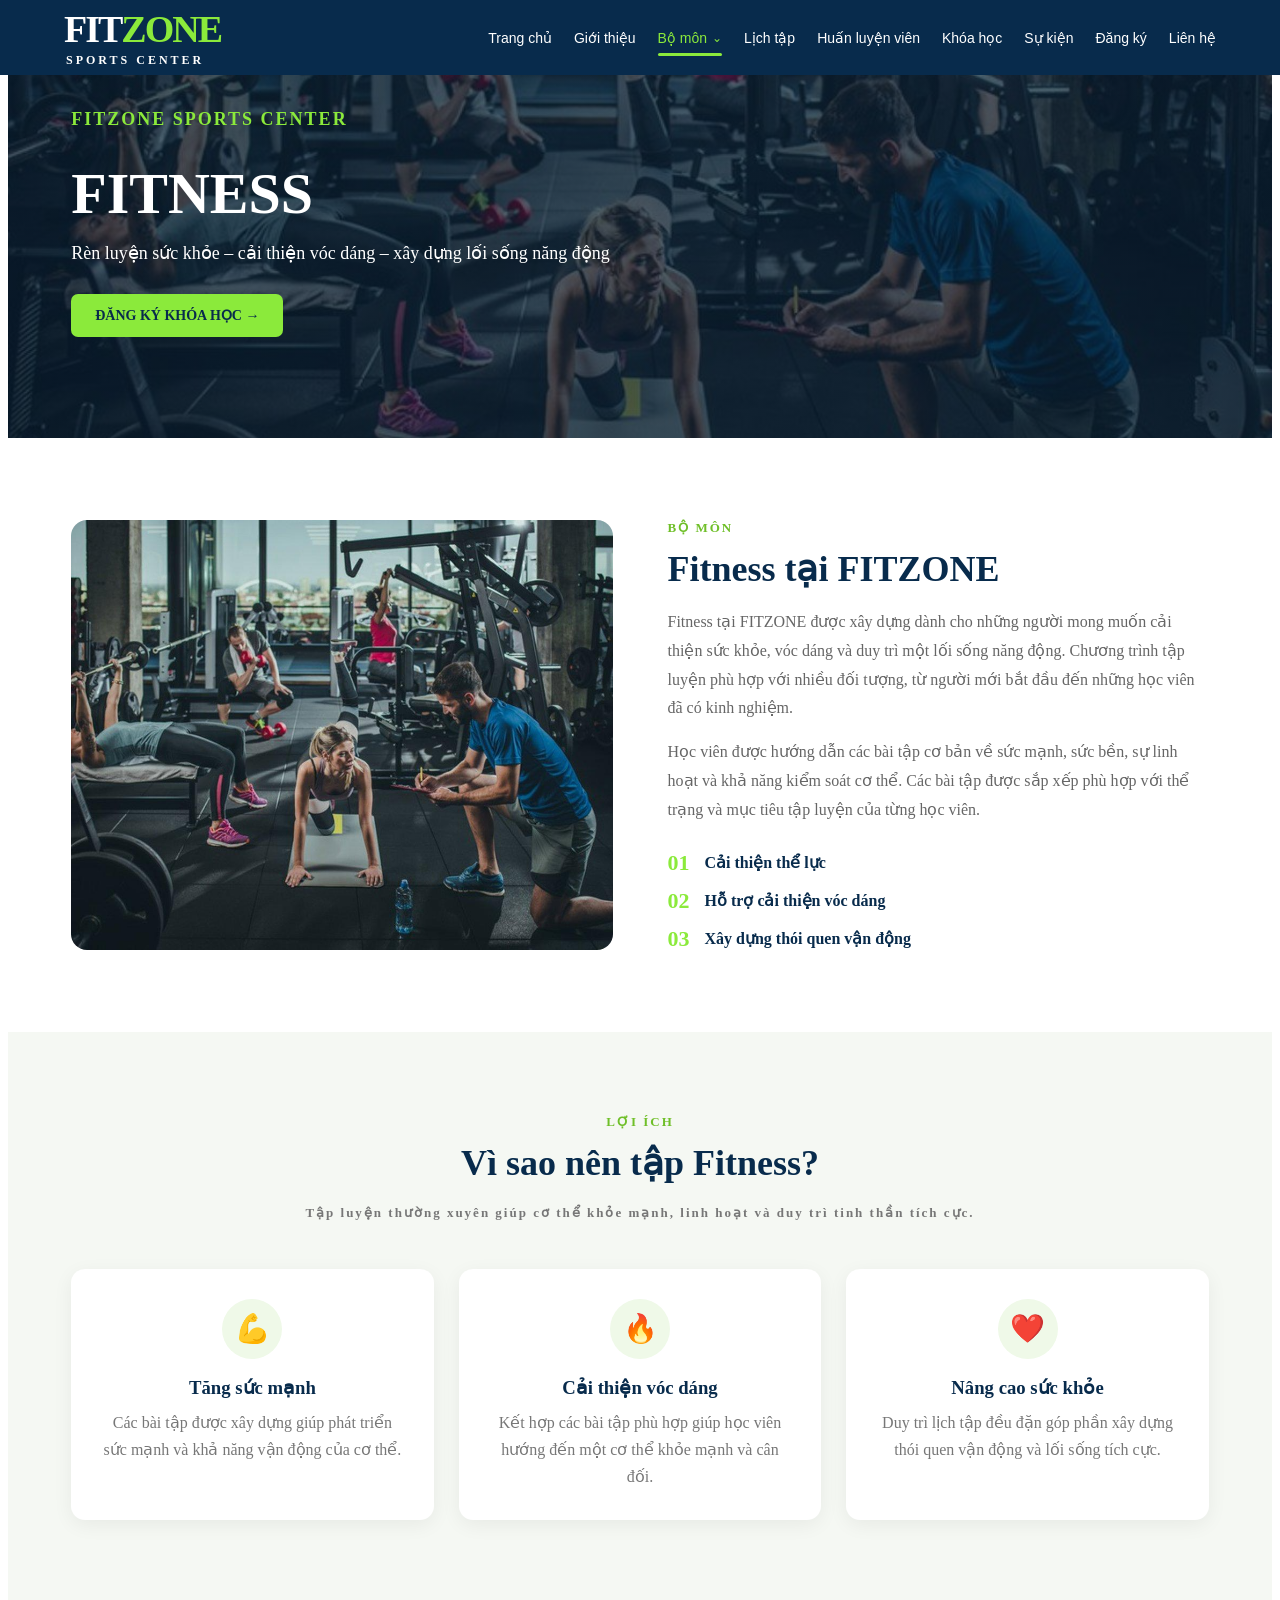
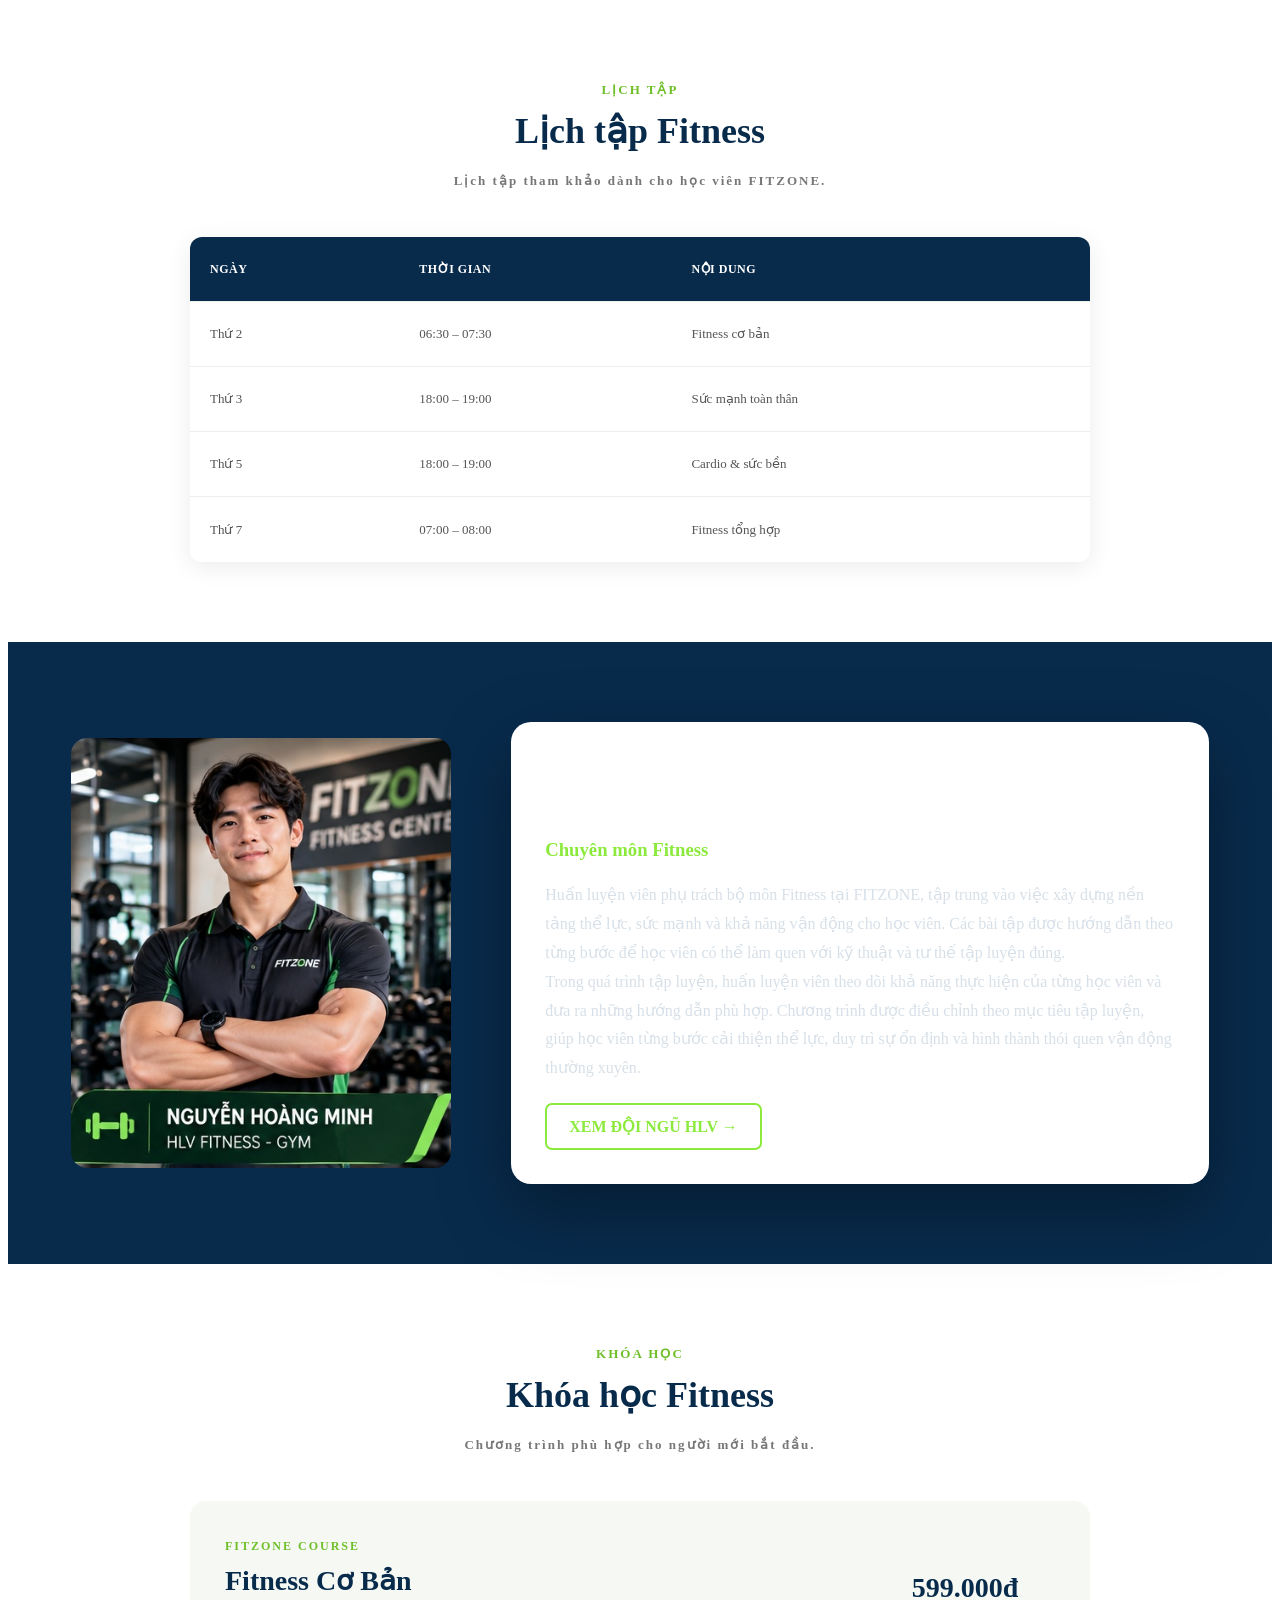
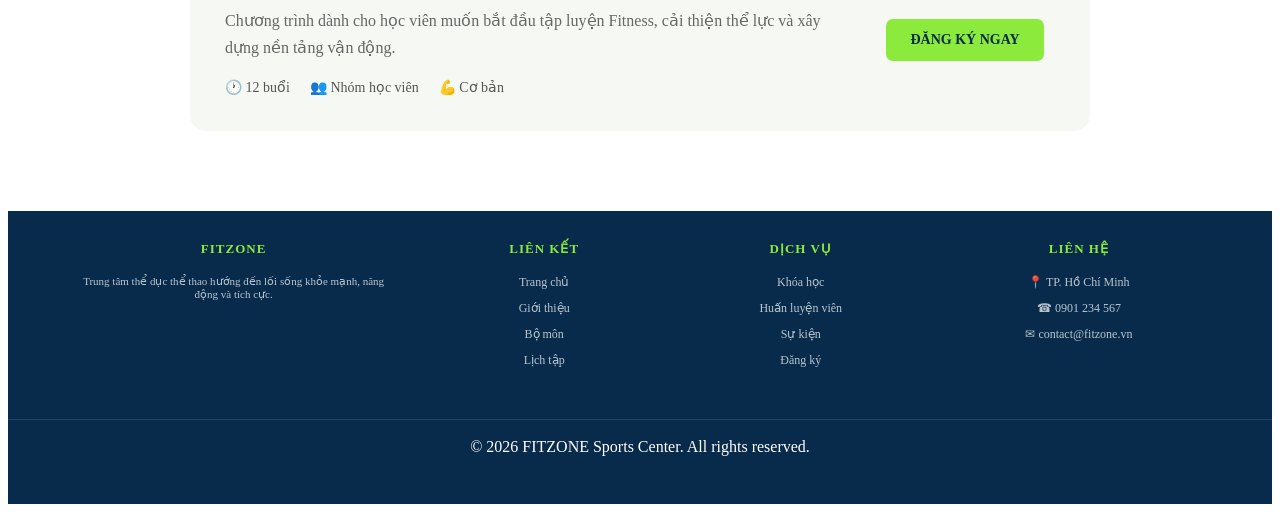
<file: bo-mon-fitness.html>
<!DOCTYPE html>
<html lang="vi">

<head>
    <meta charset="UTF-8">
    <meta name="viewport" content="width=device-width, initial-scale=1.0">

    <title>Fitness - FITZONE Sports Center</title>

    <link rel="stylesheet" href="css/style.css">
</head>

<body>

    <!-- ================= HEADER ================= -->

    <header class="header">

        <div class="container navbar">

            <a href="index.html" class="logo">
                FIT<span>ZONE</span>
                <small>SPORTS CENTER</small>
            </a>

            <div class="mobile-menu-button" id="mobileMenuButton">
    <span></span>
    <span></span>
    <span></span>
</div>

<div id="site-menu"></div>

        </div>

    </header>


    <!-- ================= BANNER ================= -->

    <section class="sport-detail-hero"
        style="background-image: linear-gradient(rgba(5,25,45,.65),rgba(5,25,45,.65)), url('images/fitness.jpg');">

        <div class="sport-detail-overlay">

            <div class="container">

                <p class="detail-label">
                    FITZONE SPORTS CENTER
                </p>

                <h1>
                    FITNESS
                </h1>

                <p>
                    Rèn luyện sức khỏe – cải thiện vóc dáng –
                    xây dựng lối sống năng động
                </p>

                <a href="#"
                   class="detail-btn open-sport-register"
                   data-course="fitness">
                    ĐĂNG KÝ KHÓA HỌC →
                </a>

            </div>

        </div>

    </section>


    <!-- ================= GIỚI THIỆU ================= -->

    <section class="sport-detail-section">

        <div class="container">

            <div class="detail-grid">

                <div class="detail-image">

                    <img
                        src="images/fitness.jpg"
                        alt="Fitness tại FITZONE"
                    >

                </div>


                <div class="detail-content">

                    <span class="section-tag">
                        BỘ MÔN
                    </span>

                    <h2>
                        Fitness tại FITZONE
                    </h2>

                    <p>
                        Fitness tại FITZONE được xây dựng dành cho những người
                        mong muốn cải thiện sức khỏe, vóc dáng và duy trì một
                        lối sống năng động. Chương trình tập luyện phù hợp với
                        nhiều đối tượng, từ người mới bắt đầu đến những học viên
                        đã có kinh nghiệm.
                    </p>

                    <p>
                        Học viên được hướng dẫn các bài tập cơ bản về sức mạnh,
                        sức bền, sự linh hoạt và khả năng kiểm soát cơ thể.
                        Các bài tập được sắp xếp phù hợp với thể trạng và mục
                        tiêu tập luyện của từng học viên.
                    </p>


                    <div class="detail-points">

                        <div>
                            <strong>01</strong>
                            <span>Cải thiện thể lực</span>
                        </div>

                        <div>
                            <strong>02</strong>
                            <span>Hỗ trợ cải thiện vóc dáng</span>
                        </div>

                        <div>
                            <strong>03</strong>
                            <span>Xây dựng thói quen vận động</span>
                        </div>

                    </div>

                </div>

            </div>

        </div>

    </section>


    <!-- ================= LỢI ÍCH ================= -->

    <section class="detail-benefits">

        <div class="container">

            <div class="section-heading">

                <span>
                    LỢI ÍCH
                </span>

                <h2>
                    Vì sao nên tập Fitness?
                </h2>

                <p>
                    Tập luyện thường xuyên giúp cơ thể khỏe mạnh,
                    linh hoạt và duy trì tinh thần tích cực.
                </p>

            </div>


            <div class="benefit-grid">

                <div class="benefit-card">

                    <div class="benefit-icon">
                        💪
                    </div>

                    <h3>
                        Tăng sức mạnh
                    </h3>

                    <p>
                        Các bài tập được xây dựng giúp phát triển sức mạnh
                        và khả năng vận động của cơ thể.
                    </p>

                </div>


                <div class="benefit-card">

                    <div class="benefit-icon">
                        🔥
                    </div>

                    <h3>
                        Cải thiện vóc dáng
                    </h3>

                    <p>
                        Kết hợp các bài tập phù hợp giúp học viên hướng đến
                        một cơ thể khỏe mạnh và cân đối.
                    </p>

                </div>


                <div class="benefit-card">

                    <div class="benefit-icon">
                        ❤️
                    </div>

                    <h3>
                        Nâng cao sức khỏe
                    </h3>

                    <p>
                        Duy trì lịch tập đều đặn góp phần xây dựng
                        thói quen vận động và lối sống tích cực.
                    </p>

                </div>

            </div>

        </div>

    </section>


    <!-- ================= LỊCH TẬP ================= -->

    <section class="sport-detail-section">

        <div class="container">

            <div class="section-heading">

                <span>
                    LỊCH TẬP
                </span>

                <h2>
                    Lịch tập Fitness
                </h2>

                <p>
                    Lịch tập tham khảo dành cho học viên FITZONE.
                </p>

            </div>


            <div class="schedule-table">

                <div class="schedule-row schedule-header">

                    <div>
                        NGÀY
                    </div>

                    <div>
                        THỜI GIAN
                    </div>

                    <div>
                        NỘI DUNG
                    </div>

                </div>


                <div class="schedule-row">

                    <div>
                        Thứ 2
                    </div>

                    <div>
                        06:30 – 07:30
                    </div>

                    <div>
                        Fitness cơ bản
                    </div>

                </div>


                <div class="schedule-row">

                    <div>
                        Thứ 3
                    </div>

                    <div>
                        18:00 – 19:00
                    </div>

                    <div>
                        Sức mạnh toàn thân
                    </div>

                </div>


                <div class="schedule-row">

                    <div>
                        Thứ 5
                    </div>

                    <div>
                        18:00 – 19:00
                    </div>

                    <div>
                        Cardio & sức bền
                    </div>

                </div>


                <div class="schedule-row">

                    <div>
                        Thứ 7
                    </div>

                    <div>
                        07:00 – 08:00
                    </div>

                    <div>
                        Fitness tổng hợp
                    </div>

                </div>

            </div>

        </div>

    </section>


    <!-- ================= HUẤN LUYỆN VIÊN ================= -->

    <section class="detail-coach">

        <div class="container">

            <div class="coach-detail-grid">

                <div class="coach-detail-image">

                    <img
                        src="images/coach-fitness.jpg"
                        alt="Huấn luyện viên Fitness"
                    >

                </div>


                <div class="coach-detail-content">

                    <span>
                        HUẤN LUYỆN VIÊN
                    </span>

                    <h2>
                        Nguyễn Hoàng Minh
                    </h2>

                    <h3>
                        Chuyên môn Fitness
                    </h3>

                    <p>
                        Huấn luyện viên phụ trách bộ môn Fitness tại FITZONE,
                        tập trung vào việc xây dựng nền tảng thể lực, sức mạnh
                        và khả năng vận động cho học viên. Các bài tập được
                        hướng dẫn theo từng bước để học viên có thể làm quen
                        với kỹ thuật và tư thế tập luyện đúng.
                    </p>

                    <p>
                        Trong quá trình tập luyện, huấn luyện viên theo dõi
                        khả năng thực hiện của từng học viên và đưa ra những
                        hướng dẫn phù hợp. Chương trình được điều chỉnh theo
                        mục tiêu tập luyện, giúp học viên từng bước cải thiện
                        thể lực, duy trì sự ổn định và hình thành thói quen
                        vận động thường xuyên.
                    </p>

                    <a
                        href="huan-luyen-vien.html"
                        class="detail-outline-btn">
                        XEM ĐỘI NGŨ HLV →
                    </a>

                </div>

            </div>

        </div>

    </section>


    <!-- ================= KHÓA HỌC ================= -->

    <section class="sport-detail-section">

        <div class="container">

            <div class="section-heading">

                <span>
                    KHÓA HỌC
                </span>

                <h2>
                    Khóa học Fitness
                </h2>

                <p>
                    Chương trình phù hợp cho người mới bắt đầu.
                </p>

            </div>


            <div class="detail-course-card">

                <div>

                    <span class="course-small-title">
                        FITZONE COURSE
                    </span>

                    <h3>
                        Fitness Cơ Bản
                    </h3>

                    <p>
                        Chương trình dành cho học viên muốn bắt đầu tập luyện
                        Fitness, cải thiện thể lực và xây dựng nền tảng vận động.
                    </p>


                    <div class="course-info">

                        <span>
                            🕐 12 buổi
                        </span>

                        <span>
                            👥 Nhóm học viên
                        </span>

                        <span>
                            💪 Cơ bản
                        </span>

                    </div>

                </div>


                <div class="detail-course-price">

                    <strong>
                        599.000đ
                    </strong>

                    <a
                        href="#"
                        class="detail-btn open-sport-register"
                        data-course="fitness">
                        ĐĂNG KÝ NGAY
                    </a>

                </div>

            </div>

        </div>

    </section>


    <!-- ================= POPUP ĐĂNG KÝ ================= -->

    <div class="register-modal" id="sportRegisterModal">

        <div class="register-modal-content">

            <button
                class="close-modal"
                id="closeSportRegisterModal">
                &times;
            </button>


            <h2>
                ĐĂNG KÝ THAM GIA FITZONE
            </h2>

            <p>
                Điền thông tin để FITZONE liên hệ với bạn.
            </p>


            <form id="sportRegisterForm">


                <div class="form-group">

                    <label>
                        Họ và tên
                    </label>

                    <input
                        type="text"
                        name="fullname"
                        placeholder="Nhập họ và tên"
                        required
                    >

                </div>


                <div class="form-group">

                    <label>
                        Số điện thoại
                    </label>

                    <input
                        type="tel"
                        name="phone"
                        placeholder="Nhập số điện thoại"
                        required
                    >

                </div>


                <div class="form-group">

                    <label>
                        Email
                    </label>

                    <input
                        type="email"
                        name="email"
                        placeholder="Nhập email"
                        required
                    >

                </div>


                <div class="form-group">

                    <label>
                        Bộ môn quan tâm
                    </label>

                    <select
                        name="course"
                        id="sportRegisterCourse"
                        required
                    >

                        <option
                            value="fitness"
                            selected>
                            Fitness Cơ Bản
                        </option>

                        <option value="pickleball">
                            Pickleball Cơ Bản
                        </option>

                        <option value="caulong">
                            Cầu Lông Nâng Cao
                        </option>

                        <option value="bongda">
                            Bóng Đá Cơ Bản
                        </option>

                        <option value="bongro">
                            Bóng Rổ Cơ Bản
                        </option>

                        <option value="bongchuyen">
                            Bóng Chuyền Cơ Bản
                        </option>

                    </select>

                </div>


                <div class="form-group">

                    <label>
                        Thời gian mong muốn
                    </label>

                    <select
                        name="time"
                        required
                    >

                        <option value="Buổi sáng">
                            Buổi sáng
                        </option>

                        <option value="Buổi chiều">
                            Buổi chiều
                        </option>

                        <option value="Buổi tối">
                            Buổi tối
                        </option>

                    </select>

                </div>


                <button
                    type="submit"
                    class="register-submit">
                    GỬI ĐĂNG KÝ
                </button>

            </form>

        </div>

    </div>


    <!-- ================= FOOTER ================= -->

    <footer class="footer">

        <div class="container footer-grid">


            <div class="footer-column">

                <h3>
                    FITZONE
                </h3>

                <p>
                    Trung tâm thể dục thể thao hướng đến lối sống
                    khỏe mạnh, năng động và tích cực.
                </p>

            </div>


            <div class="footer-column">

                <h3>
                    LIÊN KẾT
                </h3>

                <a href="index.html">
                    Trang chủ
                </a>

                <a href="gioi-thieu.html">
                    Giới thiệu
                </a>

                <a href="bo-mon.html">
                    Bộ môn
                </a>

                <a href="lich-tap.html">
                    Lịch tập
                </a>

            </div>


            <div class="footer-column">

                <h3>
                    DỊCH VỤ
                </h3>

                <a href="khoa-hoc.html">
                    Khóa học
                </a>

                <a href="huan-luyen-vien.html">
                    Huấn luyện viên
                </a>

                <a href="su-kien.html">
                    Sự kiện
                </a>

                <a href="dang-ky.html">
                    Đăng ký
                </a>

            </div>


            <div class="footer-column">

                <h3>
                    LIÊN HỆ
                </h3>

                <span>
                    📍 TP. Hồ Chí Minh
                </span>

                <a href="tel:0901234567">
                    ☎ 0901 234 567
                </a>

                <a href="mailto:contact@fitzone.vn">
                    ✉ contact@fitzone.vn
                </a>

            </div>

        </div>


        <div class="footer-bottom">

            © 2026 FITZONE Sports Center. All rights reserved.

        </div>

    </footer>


    <!-- ================= SCRIPT ================= -->

    <script src="js/script.js"></script>

</body>

</html>
</file>
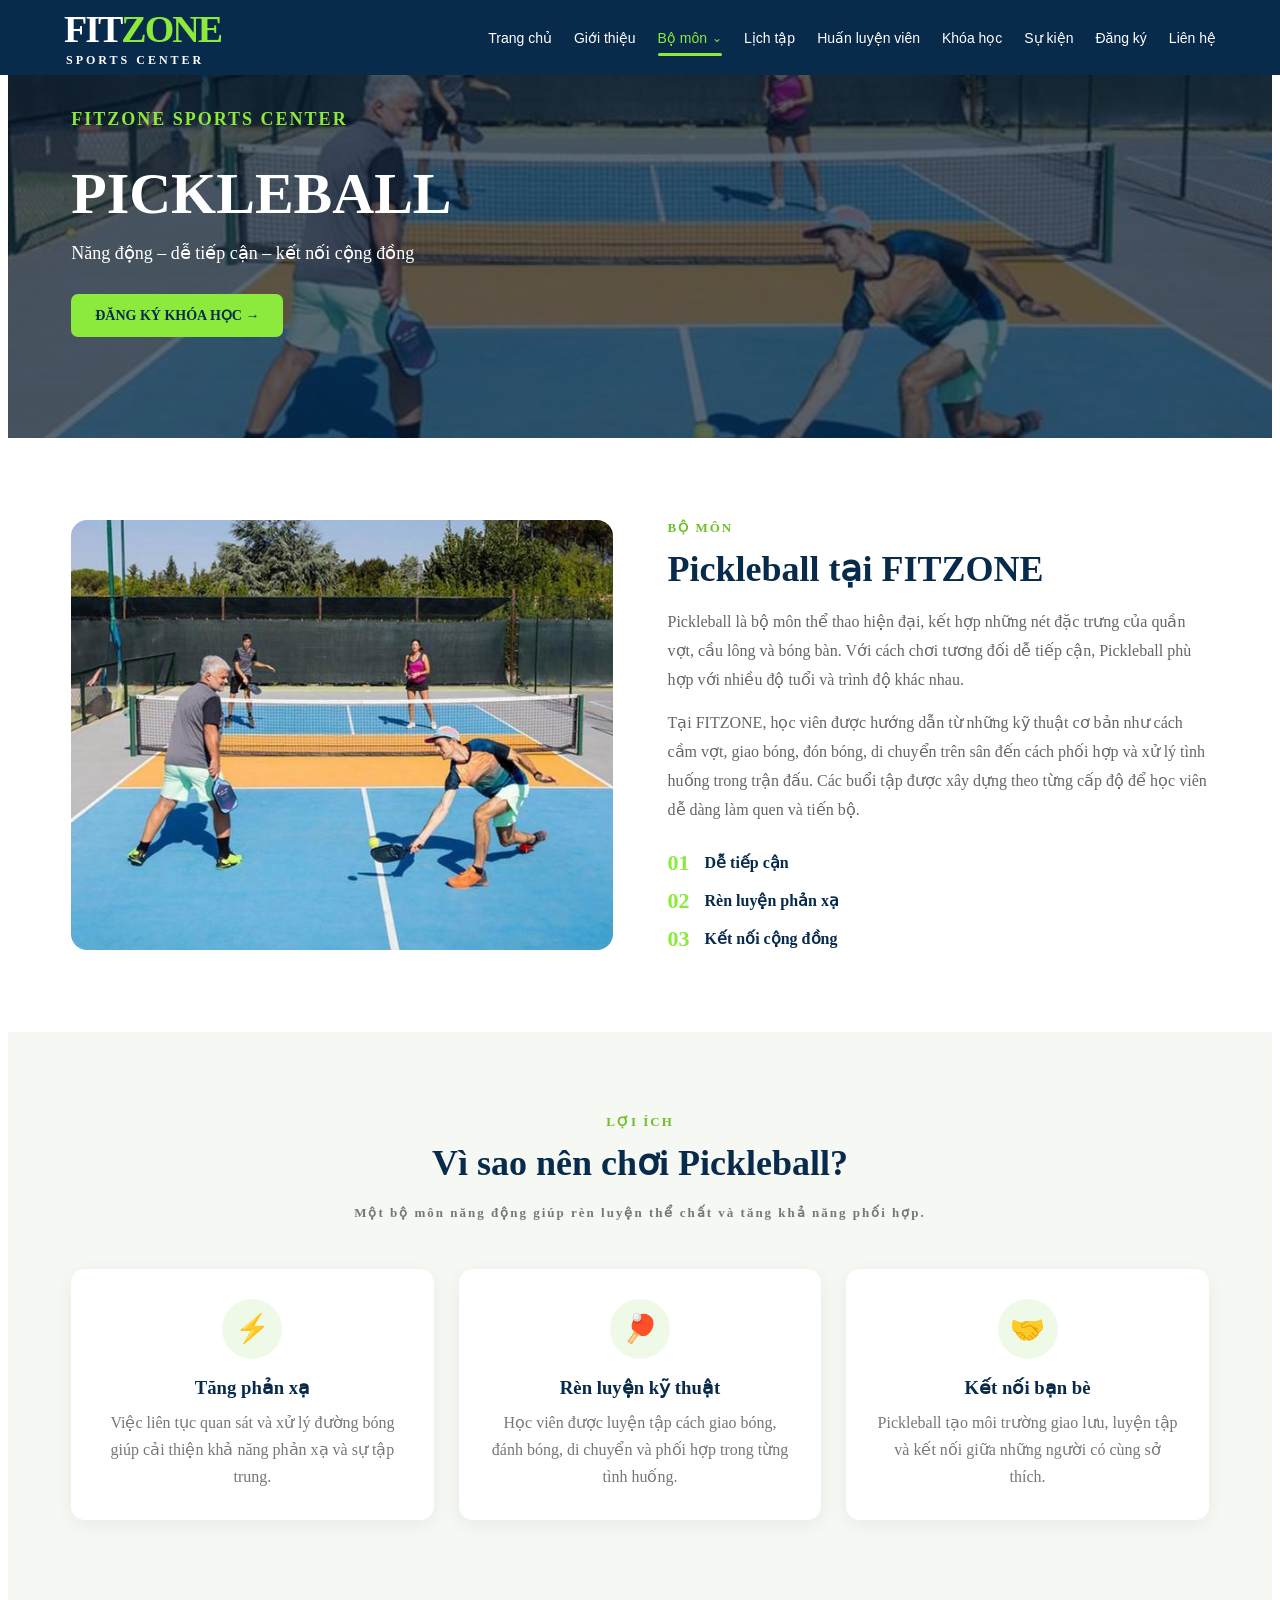
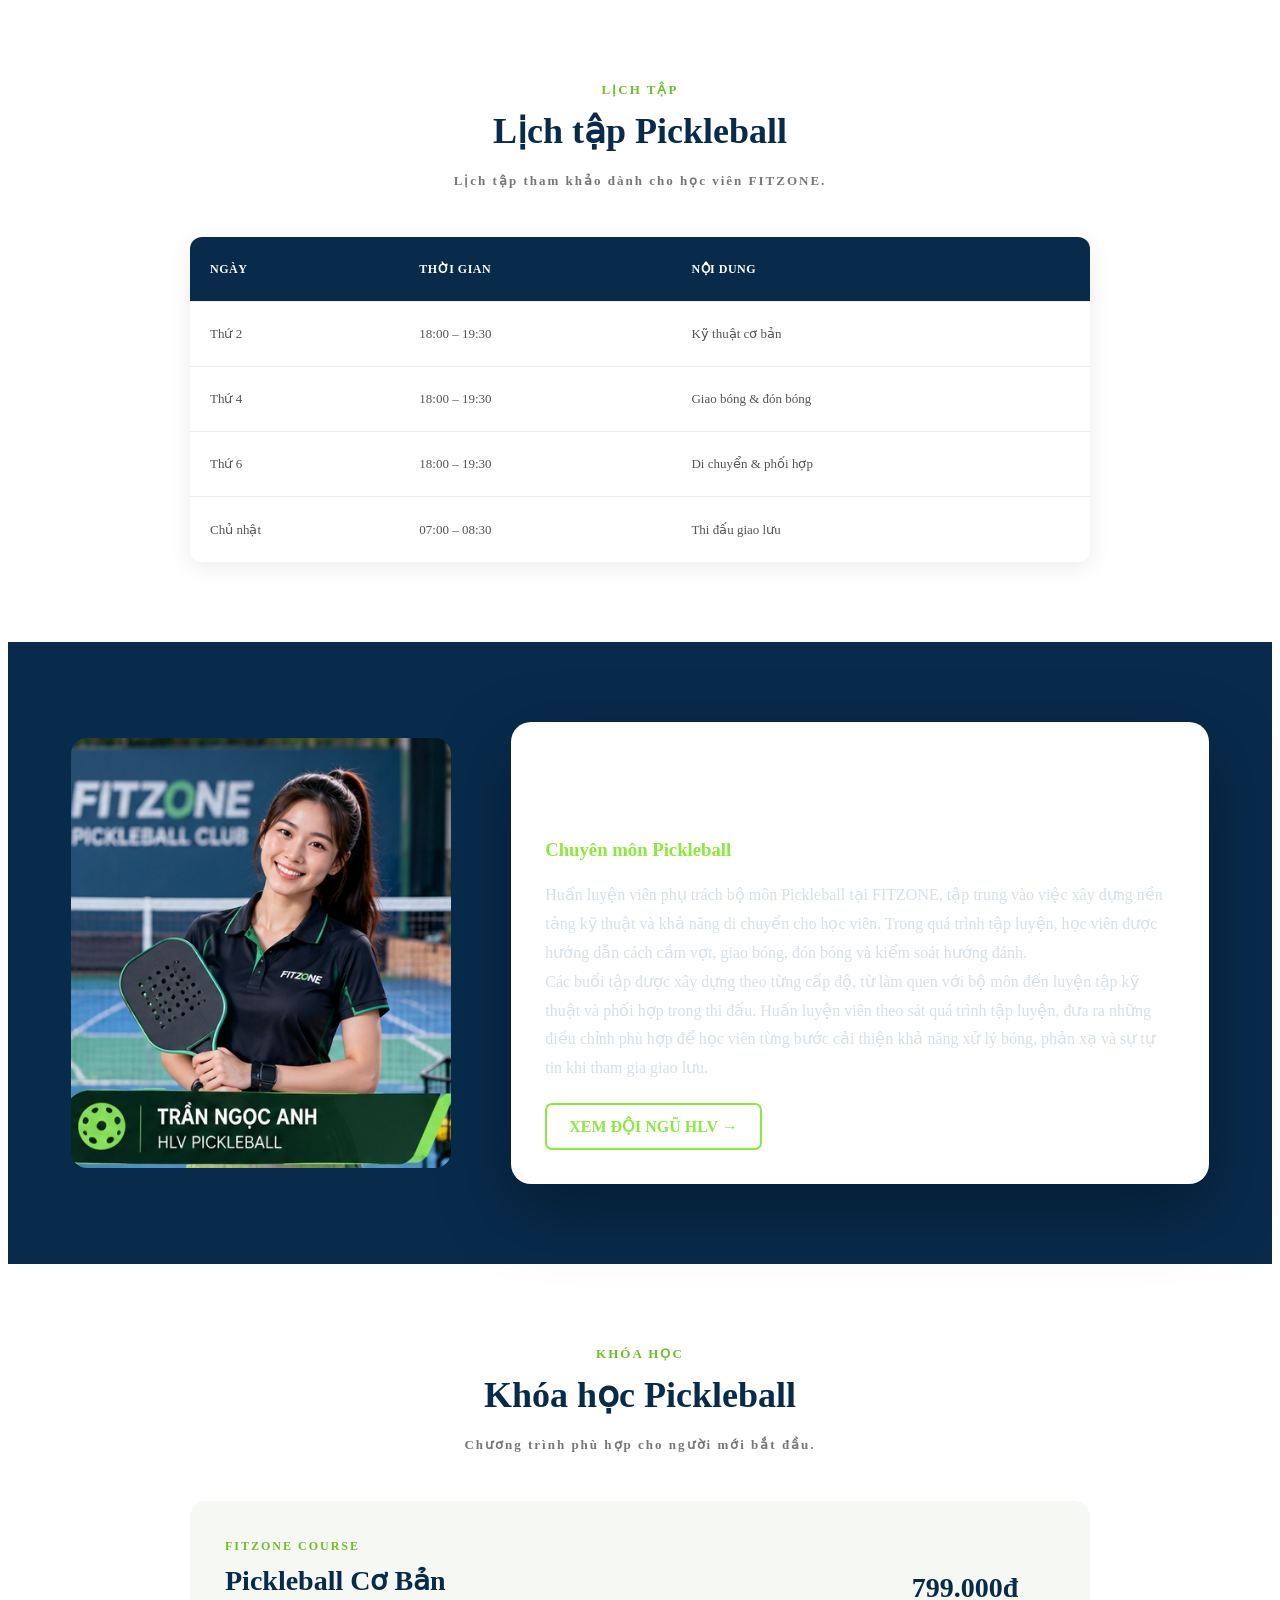
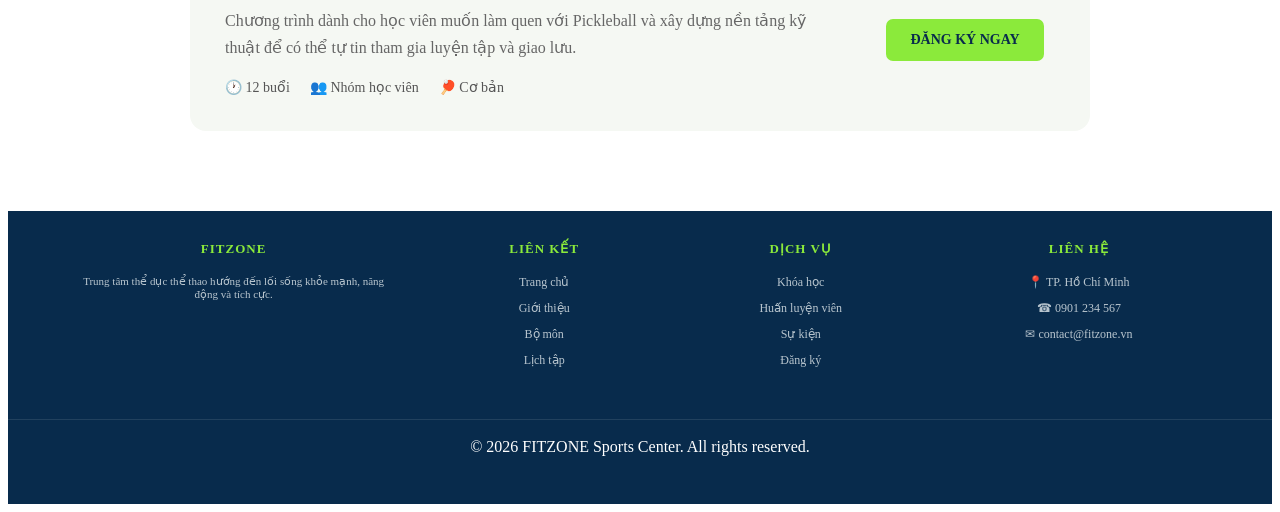
<file: bo-mon-pickleball.html>
<!DOCTYPE html>
<html lang="vi">

<head>
    <meta charset="UTF-8">
    <meta name="viewport" content="width=device-width, initial-scale=1.0">

    <title>Pickleball - FITZONE Sports Center</title>

    <link rel="stylesheet" href="css/style.css">
</head>

<body>

    <!-- ================= HEADER ================= -->

    <header class="header">

        <div class="container navbar">

            <a href="index.html" class="logo">
                FIT<span>ZONE</span>
                <small>SPORTS CENTER</small>
            </a>

            <div class="mobile-menu-button" id="mobileMenuButton">
    <span></span>
    <span></span>
    <span></span>
</div>

<div id="site-menu"></div>

        </div>

    </header>


    <!-- ================= BANNER ================= -->

    <section class="sport-detail-hero"
        style="background-image: linear-gradient(rgba(5,25,45,.65),rgba(5,25,45,.65)), url('images/pickleball.jpg');">

        <div class="sport-detail-overlay">

            <div class="container">

                <p class="detail-label">
                    FITZONE SPORTS CENTER
                </p>

                <h1>
                    PICKLEBALL
                </h1>

                <p>
                    Năng động – dễ tiếp cận – kết nối cộng đồng
                </p>

                <a href="#"
                   class="detail-btn open-sport-register"
                   data-course="pickleball">
                    ĐĂNG KÝ KHÓA HỌC →
                </a>

            </div>

        </div>

    </section>


    <!-- ================= GIỚI THIỆU ================= -->

    <section class="sport-detail-section">

        <div class="container">

            <div class="detail-grid">

                <div class="detail-image">

                    <img
                        src="images/pickleball.jpg"
                        alt="Pickleball tại FITZONE"
                    >

                </div>


                <div class="detail-content">

                    <span class="section-tag">
                        BỘ MÔN
                    </span>

                    <h2>
                        Pickleball tại FITZONE
                    </h2>

                    <p>
                        Pickleball là bộ môn thể thao hiện đại, kết hợp
                        những nét đặc trưng của quần vợt, cầu lông và
                        bóng bàn. Với cách chơi tương đối dễ tiếp cận,
                        Pickleball phù hợp với nhiều độ tuổi và trình độ
                        khác nhau.
                    </p>

                    <p>
                        Tại FITZONE, học viên được hướng dẫn từ những kỹ
                        thuật cơ bản như cách cầm vợt, giao bóng, đón bóng,
                        di chuyển trên sân đến cách phối hợp và xử lý tình
                        huống trong trận đấu. Các buổi tập được xây dựng
                        theo từng cấp độ để học viên dễ dàng làm quen và
                        tiến bộ.
                    </p>


                    <div class="detail-points">

                        <div>
                            <strong>01</strong>
                            <span>Dễ tiếp cận</span>
                        </div>

                        <div>
                            <strong>02</strong>
                            <span>Rèn luyện phản xạ</span>
                        </div>

                        <div>
                            <strong>03</strong>
                            <span>Kết nối cộng đồng</span>
                        </div>

                    </div>

                </div>

            </div>

        </div>

    </section>


    <!-- ================= LỢI ÍCH ================= -->

    <section class="detail-benefits">

        <div class="container">

            <div class="section-heading">

                <span>
                    LỢI ÍCH
                </span>

                <h2>
                    Vì sao nên chơi Pickleball?
                </h2>

                <p>
                    Một bộ môn năng động giúp rèn luyện thể chất
                    và tăng khả năng phối hợp.
                </p>

            </div>


            <div class="benefit-grid">

                <div class="benefit-card">

                    <div class="benefit-icon">
                        ⚡
                    </div>

                    <h3>
                        Tăng phản xạ
                    </h3>

                    <p>
                        Việc liên tục quan sát và xử lý đường bóng giúp
                        cải thiện khả năng phản xạ và sự tập trung.
                    </p>

                </div>


                <div class="benefit-card">

                    <div class="benefit-icon">
                        🏓
                    </div>

                    <h3>
                        Rèn luyện kỹ thuật
                    </h3>

                    <p>
                        Học viên được luyện tập cách giao bóng, đánh bóng,
                        di chuyển và phối hợp trong từng tình huống.
                    </p>

                </div>


                <div class="benefit-card">

                    <div class="benefit-icon">
                        🤝
                    </div>

                    <h3>
                        Kết nối bạn bè
                    </h3>

                    <p>
                        Pickleball tạo môi trường giao lưu, luyện tập
                        và kết nối giữa những người có cùng sở thích.
                    </p>

                </div>

            </div>

        </div>

    </section>


    <!-- ================= LỊCH TẬP ================= -->

    <section class="sport-detail-section">

        <div class="container">

            <div class="section-heading">

                <span>
                    LỊCH TẬP
                </span>

                <h2>
                    Lịch tập Pickleball
                </h2>

                <p>
                    Lịch tập tham khảo dành cho học viên FITZONE.
                </p>

            </div>


            <div class="schedule-table">

                <div class="schedule-row schedule-header">

                    <div>
                        NGÀY
                    </div>

                    <div>
                        THỜI GIAN
                    </div>

                    <div>
                        NỘI DUNG
                    </div>

                </div>


                <div class="schedule-row">

                    <div>
                        Thứ 2
                    </div>

                    <div>
                        18:00 – 19:30
                    </div>

                    <div>
                        Kỹ thuật cơ bản
                    </div>

                </div>


                <div class="schedule-row">

                    <div>
                        Thứ 4
                    </div>

                    <div>
                        18:00 – 19:30
                    </div>

                    <div>
                        Giao bóng & đón bóng
                    </div>

                </div>


                <div class="schedule-row">

                    <div>
                        Thứ 6
                    </div>

                    <div>
                        18:00 – 19:30
                    </div>

                    <div>
                        Di chuyển & phối hợp
                    </div>

                </div>


                <div class="schedule-row">

                    <div>
                        Chủ nhật
                    </div>

                    <div>
                        07:00 – 08:30
                    </div>

                    <div>
                        Thi đấu giao lưu
                    </div>

                </div>

            </div>

        </div>

    </section>


    <!-- ================= HUẤN LUYỆN VIÊN ================= -->

    <section class="detail-coach">

        <div class="container">

            <div class="coach-detail-grid">

                <div class="coach-detail-image">

                    <img
                        src="images/coach-pickleball.jpg"
                        alt="Huấn luyện viên Pickleball"
                    >

                </div>


                <div class="coach-detail-content">

                    <span>
                        HUẤN LUYỆN VIÊN
                    </span>

                    <h2>
                        Trần Ngọc Anh
                    </h2>

                    <h3>
                        Chuyên môn Pickleball
                    </h3>

                    <p>
                        Huấn luyện viên phụ trách bộ môn Pickleball tại
                        FITZONE, tập trung vào việc xây dựng nền tảng kỹ
                        thuật và khả năng di chuyển cho học viên. Trong
                        quá trình tập luyện, học viên được hướng dẫn cách
                        cầm vợt, giao bóng, đón bóng và kiểm soát hướng đánh.
                    </p>

                    <p>
                        Các buổi tập được xây dựng theo từng cấp độ, từ
                        làm quen với bộ môn đến luyện tập kỹ thuật và
                        phối hợp trong thi đấu. Huấn luyện viên theo sát
                        quá trình tập luyện, đưa ra những điều chỉnh phù
                        hợp để học viên từng bước cải thiện khả năng xử
                        lý bóng, phản xạ và sự tự tin khi tham gia giao lưu.
                    </p>

                    <a
                        href="huan-luyen-vien.html"
                        class="detail-outline-btn">
                        XEM ĐỘI NGŨ HLV →
                    </a>

                </div>

            </div>

        </div>

    </section>


    <!-- ================= KHÓA HỌC ================= -->

    <section class="sport-detail-section">

        <div class="container">

            <div class="section-heading">

                <span>
                    KHÓA HỌC
                </span>

                <h2>
                    Khóa học Pickleball
                </h2>

                <p>
                    Chương trình phù hợp cho người mới bắt đầu.
                </p>

            </div>


            <div class="detail-course-card">

                <div>

                    <span class="course-small-title">
                        FITZONE COURSE
                    </span>

                    <h3>
                        Pickleball Cơ Bản
                    </h3>

                    <p>
                        Chương trình dành cho học viên muốn làm quen
                        với Pickleball và xây dựng nền tảng kỹ thuật
                        để có thể tự tin tham gia luyện tập và giao lưu.
                    </p>


                    <div class="course-info">

                        <span>
                            🕐 12 buổi
                        </span>

                        <span>
                            👥 Nhóm học viên
                        </span>

                        <span>
                            🏓 Cơ bản
                        </span>

                    </div>

                </div>


                <div class="detail-course-price">

                    <strong>
                        799.000đ
                    </strong>

                    <a
                        href="#"
                        class="detail-btn open-sport-register"
                        data-course="pickleball">
                        ĐĂNG KÝ NGAY
                    </a>

                </div>

            </div>

        </div>

    </section>


    <!-- ================= POPUP ĐĂNG KÝ ================= -->

    <div class="register-modal" id="sportRegisterModal">

        <div class="register-modal-content">

            <button
                class="close-modal"
                id="closeSportRegisterModal">
                &times;
            </button>


            <h2>
                ĐĂNG KÝ THAM GIA FITZONE
            </h2>

            <p>
                Điền thông tin để FITZONE liên hệ với bạn.
            </p>


            <form id="sportRegisterForm">


                <div class="form-group">

                    <label>
                        Họ và tên
                    </label>

                    <input
                        type="text"
                        name="fullname"
                        placeholder="Nhập họ và tên"
                        required
                    >

                </div>


                <div class="form-group">

                    <label>
                        Số điện thoại
                    </label>

                    <input
                        type="tel"
                        name="phone"
                        placeholder="Nhập số điện thoại"
                        required
                    >

                </div>


                <div class="form-group">

                    <label>
                        Email
                    </label>

                    <input
                        type="email"
                        name="email"
                        placeholder="Nhập email"
                        required
                    >

                </div>


                <div class="form-group">

                    <label>
                        Bộ môn quan tâm
                    </label>

                    <select
                        name="course"
                        id="sportRegisterCourse"
                        required>

                        <option value="fitness">
                            Fitness Cơ Bản
                        </option>

                        <option
                            value="pickleball"
                            selected>
                            Pickleball Cơ Bản
                        </option>

                        <option value="caulong">
                            Cầu Lông Nâng Cao
                        </option>

                        <option value="bongda">
                            Bóng Đá Cơ Bản
                        </option>

                        <option value="bongro">
                            Bóng Rổ Cơ Bản
                        </option>

                        <option value="bongchuyen">
                            Bóng Chuyền Cơ Bản
                        </option>

                    </select>

                </div>


                <div class="form-group">

                    <label>
                        Thời gian mong muốn
                    </label>

                    <select
                        name="time"
                        required>

                        <option value="Buổi sáng">
                            Buổi sáng
                        </option>

                        <option value="Buổi chiều">
                            Buổi chiều
                        </option>

                        <option value="Buổi tối">
                            Buổi tối
                        </option>

                    </select>

                </div>


                <button
                    type="submit"
                    class="register-submit">
                    GỬI ĐĂNG KÝ
                </button>

            </form>

        </div>

    </div>


    <!-- ================= FOOTER ================= -->

    <footer class="footer">

        <div class="container footer-grid">


            <div class="footer-column">

                <h3>
                    FITZONE
                </h3>

                <p>
                    Trung tâm thể dục thể thao hướng đến lối sống
                    khỏe mạnh, năng động và tích cực.
                </p>

            </div>


            <div class="footer-column">

                <h3>
                    LIÊN KẾT
                </h3>

                <a href="index.html">
                    Trang chủ
                </a>

                <a href="gioi-thieu.html">
                    Giới thiệu
                </a>

                <a href="bo-mon.html">
                    Bộ môn
                </a>

                <a href="lich-tap.html">
                    Lịch tập
                </a>

            </div>


            <div class="footer-column">

                <h3>
                    DỊCH VỤ
                </h3>

                <a href="khoa-hoc.html">
                    Khóa học
                </a>

                <a href="huan-luyen-vien.html">
                    Huấn luyện viên
                </a>

                <a href="su-kien.html">
                    Sự kiện
                </a>

                <a href="dang-ky.html">
                    Đăng ký
                </a>

            </div>


            <div class="footer-column">

                <h3>
                    LIÊN HỆ
                </h3>

                <span>
                    📍 TP. Hồ Chí Minh
                </span>

                <a href="tel:0901234567">
                    ☎ 0901 234 567
                </a>

                <a href="mailto:contact@fitzone.vn">
                    ✉ contact@fitzone.vn
                </a>

            </div>

        </div>


        <div class="footer-bottom">

            © 2026 FITZONE Sports Center. All rights reserved.

        </div>

    </footer>


    <!-- ================= SCRIPT ================= -->

    <script src="js/script.js"></script>

</body>

</html>
</file>
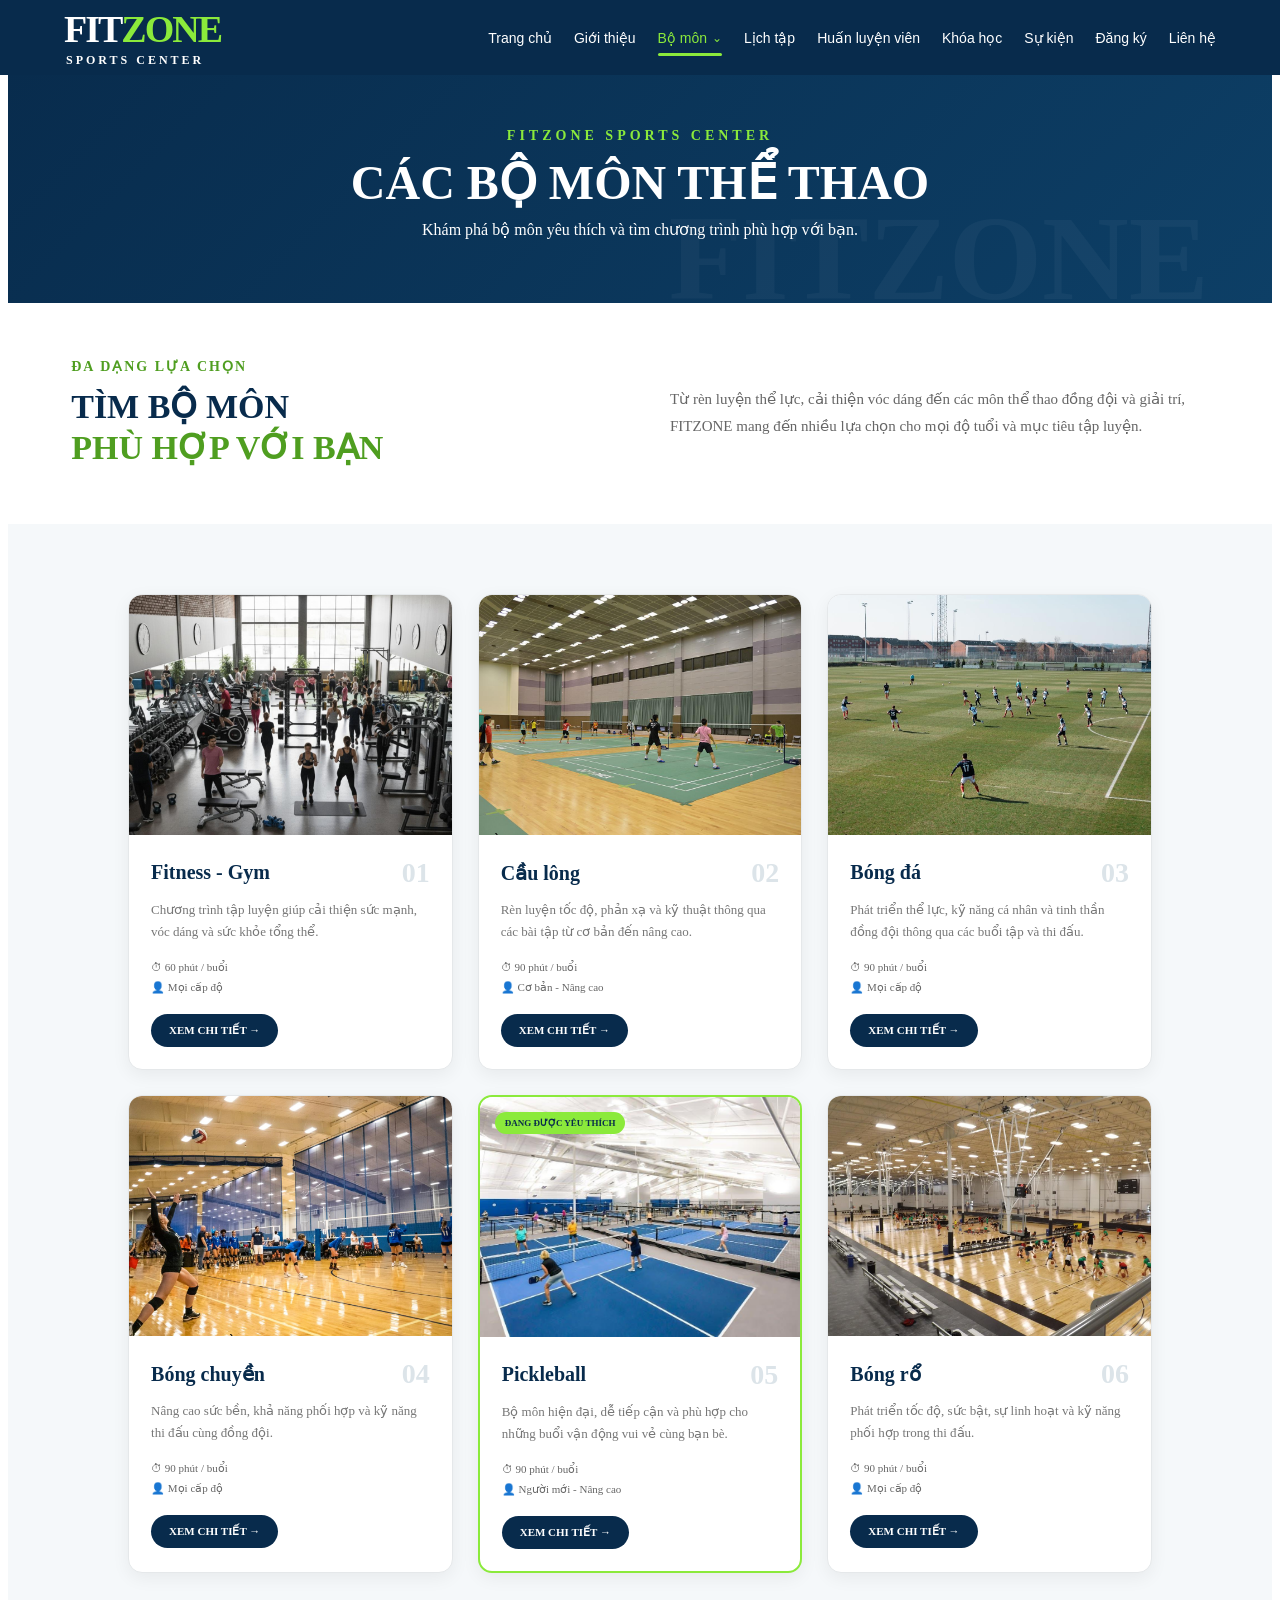
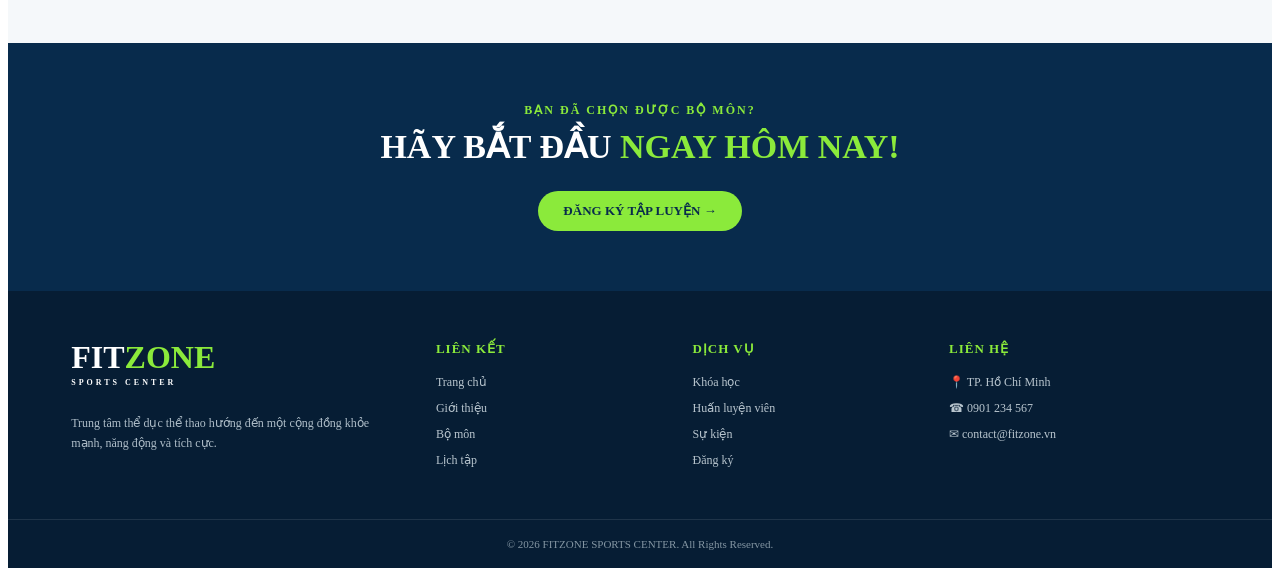
<file: bo-mon.html>
<!DOCTYPE html>
<html lang="vi">

<head>

    <meta charset="UTF-8">
    <meta name="viewport" content="width=device-width, initial-scale=1.0">

    <title>Bộ môn - FITZONE Sports Center</title>

    <link rel="stylesheet" href="css/style.css">

</head>


<body>


    <!-- =========================
         HEADER
    ========================== -->

    <header class="header">

        <div class="container navbar">

            <a href="index.html" class="logo">
                FIT<span>ZONE</span>
                <small>SPORTS CENTER</small>
            </a>

            <div class="mobile-menu-button" id="mobileMenuButton">
    <span></span>
    <span></span>
    <span></span>
</div>

<div id="site-menu"></div>

        </div>

    </header>



    <!-- =========================
         BANNER
    ========================== -->

    <section class="page-banner sport-page-banner">

        <div class="container">

            <p>
                FITZONE SPORTS CENTER
            </p>

            <h1>
                CÁC BỘ MÔN THỂ THAO
            </h1>

            <span>
                Khám phá bộ môn yêu thích và tìm chương trình phù hợp với bạn.
            </span>

        </div>

    </section>



    <!-- =========================
         GIỚI THIỆU BỘ MÔN
    ========================== -->

    <section class="sport-intro">

        <div class="container sport-intro-box">

            <div>

                <p class="section-label">
                    ĐA DẠNG LỰA CHỌN
                </p>

                <h2>
                    TÌM BỘ MÔN
                    <span>PHÙ HỢP VỚI BẠN</span>
                </h2>

            </div>


            <p>
                Từ rèn luyện thể lực, cải thiện vóc dáng đến các môn thể thao
                đồng đội và giải trí, FITZONE mang đến nhiều lựa chọn cho
                mọi độ tuổi và mục tiêu tập luyện.
            </p>

        </div>

    </section>



    <!-- =========================
         DANH SÁCH BỘ MÔN
    ========================== -->

    <section class="all-sports">

        <div class="container">

            <div class="sports-page-grid">


                <!-- =========================
                     FITNESS
                ========================== -->

                <div class="sport-detail-card">

                    <div class="sport-detail-image">

                        <img
    src="images/fitness-2.jpg"
    alt="Fitness - Gym"
>

                        <span>
                            FITNESS
                        </span>

                    </div>


                    <div class="sport-detail-content">

                        <div class="sport-detail-title">

                            <h3>
                                Fitness - Gym
                            </h3>

                            <span>
                                01
                            </span>

                        </div>


                        <p>
                            Chương trình tập luyện giúp cải thiện sức mạnh,
                            vóc dáng và sức khỏe tổng thể.
                        </p>


                        <div class="sport-meta">

                            <span>
                                ⏱ 60 phút / buổi
                            </span>

                            <span>
                                👤 Mọi cấp độ
                            </span>

                        </div>


                        <a
                            href="bo-mon-fitness.html"
                            class="sport-register"
                        >
                            XEM CHI TIẾT →
                        </a>

                    </div>

                </div>



                <!-- =========================
                     CẦU LÔNG
                ========================== -->

                <div class="sport-detail-card">

                    <div class="sport-detail-image">

                        <img
    src="images/cau-long-2.jpg"
    alt="Cầu lông"
>

                        <span>
                            CẦU LÔNG
                        </span>

                    </div>


                    <div class="sport-detail-content">

                        <div class="sport-detail-title">

                            <h3>
                                Cầu lông
                            </h3>

                            <span>
                                02
                            </span>

                        </div>


                        <p>
                            Rèn luyện tốc độ, phản xạ và kỹ thuật thông qua
                            các bài tập từ cơ bản đến nâng cao.
                        </p>


                        <div class="sport-meta">

                            <span>
                                ⏱ 90 phút / buổi
                            </span>

                            <span>
                                👤 Cơ bản - Nâng cao
                            </span>

                        </div>


                        <a
                            href="bo-mon-caulong.html"
                            class="sport-register"
                        >
                            XEM CHI TIẾT →
                        </a>

                    </div>

                </div>



                <!-- =========================
                     BÓNG ĐÁ
                ========================== -->

                <div class="sport-detail-card">

                    <div class="sport-detail-image">

                       <img
    src="images/bong-da-2.jpg"
    alt="Bóng đá"
>

                        <span>
                            BÓNG ĐÁ
                        </span>

                    </div>


                    <div class="sport-detail-content">

                        <div class="sport-detail-title">

                            <h3>
                                Bóng đá
                            </h3>

                            <span>
                                03
                            </span>

                        </div>


                        <p>
                            Phát triển thể lực, kỹ năng cá nhân và tinh thần
                            đồng đội thông qua các buổi tập và thi đấu.
                        </p>


                        <div class="sport-meta">

                            <span>
                                ⏱ 90 phút / buổi
                            </span>

                            <span>
                                👤 Mọi cấp độ
                            </span>

                        </div>


                        <a
                            href="bo-mon-bong-da.html"
                            class="sport-register"
                        >
                            XEM CHI TIẾT →
                        </a>

                    </div>

                </div>



                <!-- =========================
                     BÓNG CHUYỀN
                ========================== -->

                <div class="sport-detail-card">

                    <div class="sport-detail-image">

                       <!-- BÓNG CHUYỀN -->
<img
    src="images/bong-chuyen-2.jpg"
    alt="Bóng chuyền"
>

                        <span>
                            BÓNG CHUYỀN
                        </span>

                    </div>


                    <div class="sport-detail-content">

                        <div class="sport-detail-title">

                            <h3>
                                Bóng chuyền
                            </h3>

                            <span>
                                04
                            </span>

                        </div>


                        <p>
                            Nâng cao sức bền, khả năng phối hợp và kỹ năng
                            thi đấu cùng đồng đội.
                        </p>


                        <div class="sport-meta">

                            <span>
                                ⏱ 90 phút / buổi
                            </span>

                            <span>
                                👤 Mọi cấp độ
                            </span>

                        </div>


                        <a
                            href="bo-mon-bong-chuyen.html"
                            class="sport-register"
                        >
                            XEM CHI TIẾT →
                        </a>

                    </div>

                </div>



                <!-- =========================
                     PICKLEBALL
                ========================== -->

                <div class="sport-detail-card popular-sport">

                    <div class="popular-label">
                        ĐANG ĐƯỢC YÊU THÍCH
                    </div>


                    <div class="sport-detail-image">

                       <img
    src="images/pickleball-2.jpg"
    alt="Pickleball"
>

                        <span>
                            PICKLEBALL
                        </span>

                    </div>


                    <div class="sport-detail-content">

                        <div class="sport-detail-title">

                            <h3>
                                Pickleball
                            </h3>

                            <span>
                                05
                            </span>

                        </div>


                        <p>
                            Bộ môn hiện đại, dễ tiếp cận và phù hợp cho
                            những buổi vận động vui vẻ cùng bạn bè.
                        </p>


                        <div class="sport-meta">

                            <span>
                                ⏱ 90 phút / buổi
                            </span>

                            <span>
                                👤 Người mới - Nâng cao
                            </span>

                        </div>


                        <a
                            href="bo-mon-pickleball.html"
                            class="sport-register"
                        >
                            XEM CHI TIẾT →
                        </a>

                    </div>

                </div>



                <!-- =========================
                     BÓNG RỔ
                ========================== -->

                <div class="sport-detail-card">

                    <div class="sport-detail-image">

                        <img
    src="images/bong-ro-2.jpg"
    alt="Bóng rổ"
>

                        <span>
                            BÓNG RỔ
                        </span>

                    </div>


                    <div class="sport-detail-content">

                        <div class="sport-detail-title">

                            <h3>
                                Bóng rổ
                            </h3>

                            <span>
                                06
                            </span>

                        </div>


                        <p>
                            Phát triển tốc độ, sức bật, sự linh hoạt và
                            kỹ năng phối hợp trong thi đấu.
                        </p>


                        <div class="sport-meta">

                            <span>
                                ⏱ 90 phút / buổi
                            </span>

                            <span>
                                👤 Mọi cấp độ
                            </span>

                        </div>


                        <a
                            href="bo-mon-bong-ro.html"
                            class="sport-register"
                        >
                            XEM CHI TIẾT →
                        </a>

                    </div>

                </div>


            </div>

        </div>

    </section>



    <!-- =========================
         CTA
    ========================== -->

    <section class="sports-cta">

        <div class="container">

            <p>
                BẠN ĐÃ CHỌN ĐƯỢC BỘ MÔN?
            </p>

            <h2>
                HÃY BẮT ĐẦU
                <span>NGAY HÔM NAY!</span>
            </h2>

            <a
                href="dang-ky.html"
                class="contact-btn"
            >
                ĐĂNG KÝ TẬP LUYỆN →
            </a>

        </div>

    </section>



    <!-- =========================
         FOOTER
    ========================== -->

    <footer class="footer-main">

        <div class="container footer-grid">


            <!-- FOOTER ABOUT -->

            <div class="footer-about">

                <a
                    href="index.html"
                    class="footer-logo"
                >
                    FIT<span>ZONE</span>
                    <small>SPORTS CENTER</small>
                </a>

                <p>
                    Trung tâm thể dục thể thao hướng đến một cộng đồng
                    khỏe mạnh, năng động và tích cực.
                </p>

            </div>



            <!-- LIÊN KẾT -->

            <div class="footer-column">

                <h3>
                    LIÊN KẾT
                </h3>

                <a href="index.html">
                    Trang chủ
                </a>

                <a href="gioi-thieu.html">
                    Giới thiệu
                </a>

                <a href="bo-mon.html">
                    Bộ môn
                </a>

                <a href="lich-tap.html">
                    Lịch tập
                </a>

            </div>



            <!-- DỊCH VỤ -->

            <div class="footer-column">

                <h3>
                    DỊCH VỤ
                </h3>

                <a href="khoa-hoc.html">
                    Khóa học
                </a>

                <a href="huan-luyen-vien.html">
                    Huấn luyện viên
                </a>

                <a href="su-kien.html">
                    Sự kiện
                </a>

                <a href="dang-ky.html">
                    Đăng ký
                </a>

            </div>



            <!-- LIÊN HỆ -->

            <div class="footer-column">

                <h3>
                    LIÊN HỆ
                </h3>

                <span>
                    📍 TP. Hồ Chí Minh
                </span>

                <span>
                    ☎ 0901 234 567
                </span>

                <span>
                    ✉ contact@fitzone.vn
                </span>

            </div>


        </div>


        <!-- FOOTER BOTTOM -->

        <div class="footer-bottom">

            <p>
                © 2026 FITZONE SPORTS CENTER. All Rights Reserved.
            </p>

        </div>

    </footer>



    <!-- JAVASCRIPT -->

    <script src="js/script.js"></script>

</body>

</html>
</file>
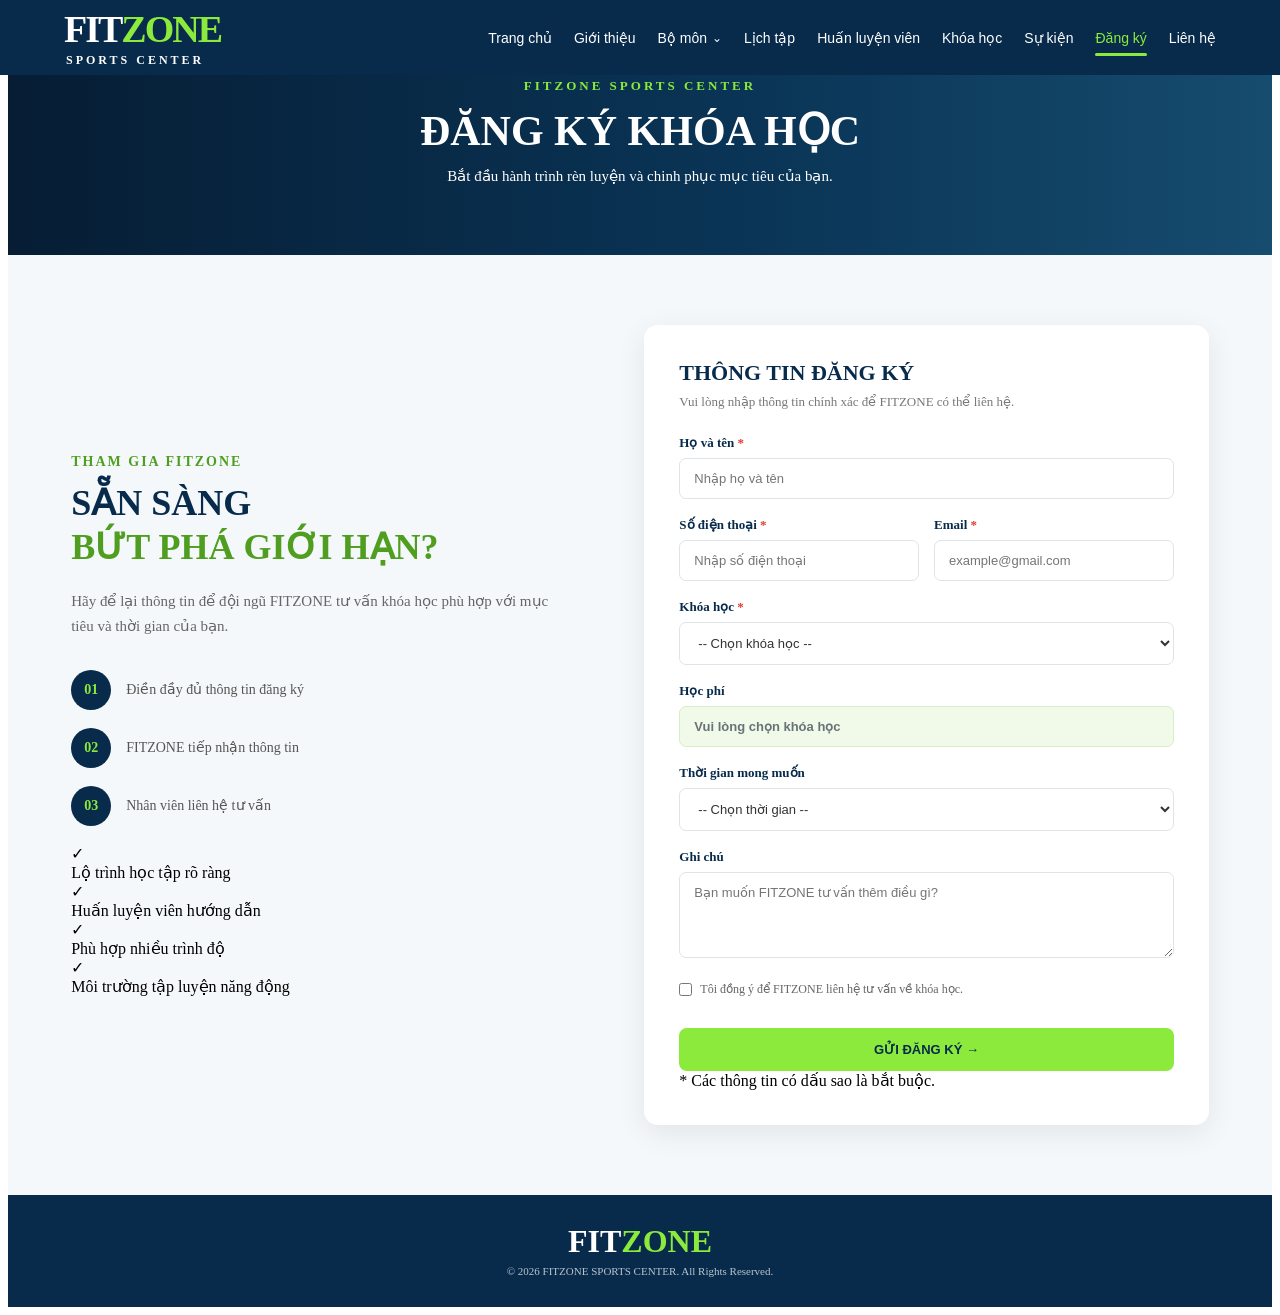
<file: dang-ky.html>
<!DOCTYPE html>
<html lang="vi">

<head>
    <meta charset="UTF-8">
    <meta name="viewport" content="width=device-width, initial-scale=1.0">

    <title>Đăng ký khóa học - FITZONE</title>

    <link rel="stylesheet" href="css/style.css">
</head>

<body>

    <!-- =====================================================
         HEADER
    ====================================================== -->

    <header class="header">

        <div class="container navbar">

            <!-- LOGO -->
            <a href="index.html" class="logo">
                FIT<span>ZONE</span>
                <small>SPORTS CENTER</small>
            </a>

            <!-- MENU ĐƯỢC TẠO BẰNG JS -->
            <div class="mobile-menu-button" id="mobileMenuButton">
    <span></span>
    <span></span>
    <span></span>
</div>

<div id="site-menu"></div>

        </div>

    </header>


    <!-- =====================================================
         BANNER ĐĂNG KÝ
    ====================================================== -->

    <section class="register-banner">

        <div class="container">

            <p>FITZONE SPORTS CENTER</p>

            <h1>ĐĂNG KÝ KHÓA HỌC</h1>

            <span>
                Bắt đầu hành trình rèn luyện và chinh phục mục tiêu của bạn.
            </span>

        </div>

    </section>


    <!-- =====================================================
         FORM ĐĂNG KÝ
    ====================================================== -->

    <section class="register-section">

        <div class="container register-container">


            <!-- =================================================
                 THÔNG TIN BÊN TRÁI
            ================================================== -->

            <div class="register-info">

                <p class="section-label">
                    THAM GIA FITZONE
                </p>

                <h2>
                    SẴN SÀNG
                    <span>BỨT PHÁ GIỚI HẠN?</span>
                </h2>

                <p>
                    Hãy để lại thông tin để đội ngũ FITZONE tư vấn
                    khóa học phù hợp với mục tiêu và thời gian của bạn.
                </p>


                <!-- QUY TRÌNH ĐĂNG KÝ -->

                <div class="register-note">

                    <div class="register-note-item">

                        <strong>01</strong>

                        <span>
                            Điền đầy đủ thông tin đăng ký
                        </span>

                    </div>


                    <div class="register-note-item">

                        <strong>02</strong>

                        <span>
                            FITZONE tiếp nhận thông tin
                        </span>

                    </div>


                    <div class="register-note-item">

                        <strong>03</strong>

                        <span>
                            Nhân viên liên hệ tư vấn
                        </span>

                    </div>

                </div>


                <!-- THÔNG TIN KHÓA HỌC -->

                <div class="register-benefit">

                    <div class="register-benefit-item">
                        <span>✓</span>
                        <p>
                            Lộ trình học tập rõ ràng
                        </p>
                    </div>

                    <div class="register-benefit-item">
                        <span>✓</span>
                        <p>
                            Huấn luyện viên hướng dẫn
                        </p>
                    </div>

                    <div class="register-benefit-item">
                        <span>✓</span>
                        <p>
                            Phù hợp nhiều trình độ
                        </p>
                    </div>

                    <div class="register-benefit-item">
                        <span>✓</span>
                        <p>
                            Môi trường tập luyện năng động
                        </p>
                    </div>

                </div>

            </div>


            <!-- =================================================
                 FORM BÊN PHẢI
            ================================================== -->

            <div class="register-form-box">

                <h3>
                    THÔNG TIN ĐĂNG KÝ
                </h3>

                <p class="form-description">
                    Vui lòng nhập thông tin chính xác để FITZONE có thể liên hệ.
                </p>


                <form id="registerForm" novalidate>


                    <!-- HỌ VÀ TÊN -->

                    <div class="form-group">

                        <label for="fullname">
                            Họ và tên <span>*</span>
                        </label>

                        <input
                            type="text"
                            id="fullname"
                            name="fullname"
                            placeholder="Nhập họ và tên"
                            autocomplete="name"
                            required
                        >

                        <small class="form-error"></small>

                    </div>


                    <!-- SỐ ĐIỆN THOẠI + EMAIL -->

                    <div class="form-row">


                        <!-- SỐ ĐIỆN THOẠI -->

                        <div class="form-group">

                            <label for="phone">
                                Số điện thoại <span>*</span>
                            </label>

                            <input
                                type="tel"
                                id="phone"
                                name="phone"
                                placeholder="Nhập số điện thoại"
                                inputmode="numeric"
                                maxlength="10"
                                autocomplete="tel"
                                required
                            >

                            <small class="form-error"></small>

                        </div>


                        <!-- EMAIL -->

                        <div class="form-group">

                            <label for="email">
                                Email <span>*</span>
                            </label>

                            <input
                                type="email"
                                id="email"
                                name="email"
                                placeholder="example@gmail.com"
                                autocomplete="email"
                                required
                            >

                            <small class="form-error"></small>

                        </div>

                    </div>


                    <!-- =================================================
                         KHÓA HỌC
                    ================================================== -->

                    <div class="form-group">

                        <label for="course">
                            Khóa học <span>*</span>
                        </label>

                        <select
                            id="course"
                            name="course"
                            required
                        >

                            <option value="">
                                -- Chọn khóa học --
                            </option>


                            <!-- FITNESS -->

                            <option
                                value="Fitness Cơ Bản"
                                data-fee="1.599.000đ"
                            >
                                Fitness Cơ Bản
                            </option>

                            <option
                                value="Fitness Nâng Cao"
                                data-fee="1.999.000đ"
                            >
                                Fitness Nâng Cao
                            </option>


                            <!-- PICKLEBALL -->

                            <option
                                value="Pickleball Cơ Bản"
                                data-fee="1.799.000đ"
                            >
                                Pickleball Cơ Bản
                            </option>

                            <option
                                value="Pickleball Nâng Cao"
                                data-fee="2.199.000đ"
                            >
                                Pickleball Nâng Cao
                            </option>


                            <!-- CẦU LÔNG -->

                            <option
                                value="Cầu Lông Cơ Bản"
                                data-fee="1.599.000đ"
                            >
                                Cầu Lông Cơ Bản
                            </option>

                            <option
                                value="Cầu Lông Nâng Cao"
                                data-fee="1.999.000đ"
                            >
                                Cầu Lông Nâng Cao
                            </option>


                            <!-- BÓNG ĐÁ -->

                            <option
                                value="Bóng Đá Cơ Bản"
                                data-fee="1.799.000đ"
                            >
                                Bóng Đá Cơ Bản
                            </option>

                            <option
                                value="Bóng Đá Nâng Cao"
                                data-fee="2.199.000đ"
                            >
                                Bóng Đá Nâng Cao
                            </option>


                            <!-- BÓNG RỔ -->

                            <option
                                value="Bóng Rổ Cơ Bản"
                                data-fee="1.599.000đ"
                            >
                                Bóng Rổ Cơ Bản
                            </option>

                            <option
                                value="Bóng Rổ Nâng Cao"
                                data-fee="1.999.000đ"
                            >
                                Bóng Rổ Nâng Cao
                            </option>


                            <!-- BÓNG CHUYỀN -->

                            <option
                                value="Bóng Chuyền Cơ Bản"
                                data-fee="1.599.000đ"
                            >
                                Bóng Chuyền Cơ Bản
                            </option>

                            <option
                                value="Bóng Chuyền Nâng Cao"
                                data-fee="1.999.000đ"
                            >
                                Bóng Chuyền Nâng Cao
                            </option>

                        </select>

                        <small class="form-error"></small>

                    </div>


                    <!-- =================================================
                         HỌC PHÍ
                    ================================================== -->

                    <div class="form-group">

                        <label for="courseFee">
                            Học phí
                        </label>

                        <input
                            type="text"
                            id="courseFee"
                            name="courseFee"
                            value="Vui lòng chọn khóa học"
                            readonly
                        >

                    </div>


                    <!-- =================================================
                         THỜI GIAN
                    ================================================== -->

                    <div class="form-group">

                        <label for="time">
                            Thời gian mong muốn
                        </label>

                        <select
                            id="time"
                            name="time"
                        >

                            <option value="">
                                -- Chọn thời gian --
                            </option>

                            <option value="Buổi sáng">
                                Buổi sáng
                            </option>

                            <option value="Buổi chiều">
                                Buổi chiều
                            </option>

                            <option value="Buổi tối">
                                Buổi tối
                            </option>

                            <option value="Cuối tuần">
                                Cuối tuần
                            </option>

                        </select>

                    </div>


                    <!-- =================================================
                         GHI CHÚ
                    ================================================== -->

                    <div class="form-group">

                        <label for="message">
                            Ghi chú
                        </label>

                        <textarea
                            id="message"
                            name="message"
                            rows="4"
                            maxlength="500"
                            placeholder="Bạn muốn FITZONE tư vấn thêm điều gì?"
                        ></textarea>

                    </div>


                    <!-- =================================================
                         ĐỒNG Ý
                    ================================================== -->

                    <div class="form-agree">

                        <input
                            type="checkbox"
                            id="agree"
                            name="agree"
                            required
                        >

                        <label for="agree">
                            Tôi đồng ý để FITZONE liên hệ tư vấn về khóa học.
                        </label>

                    </div>


                    <!-- =================================================
                         NÚT GỬI
                    ================================================== -->

                    <button
                        type="submit"
                        class="register-submit"
                    >
                        GỬI ĐĂNG KÝ →
                    </button>


                    <!-- GHI CHÚ -->

                    <p class="form-note">
                        * Các thông tin có dấu sao là bắt buộc.
                    </p>


                    <!-- =================================================
                         THÔNG BÁO THÀNH CÔNG
                    ================================================== -->

                    <div
                        id="registerSuccess"
                        class="register-success"
                        role="alert"
                    >

                        <span class="success-icon">
                            ✓
                        </span>

                        <div>

                            <strong>
                                Gửi đăng ký thành công!
                            </strong>

                            <small>
                                Cảm ơn bạn đã đăng ký.
                                FITZONE sẽ liên hệ với bạn sớm nhất.
                            </small>

                        </div>

                    </div>


                </form>

            </div>

        </div>

    </section>


    <!-- =====================================================
         FOOTER
    ====================================================== -->

    <footer class="footer">

        <div class="container">

            <div class="footer-logo">
                FIT<span>ZONE</span>
            </div>

            <p>
                © 2026 FITZONE SPORTS CENTER. All Rights Reserved.
            </p>

        </div>

    </footer>

    <!-- =====================================================
     POPUP ĐĂNG KÝ THÀNH CÔNG
===================================================== -->

<div
    id="registerSuccessPopup"
    class="register-success-popup"
>

    <div class="register-success-box">

        <div class="register-success-icon">
            ✓
        </div>

        <h3>
            ĐĂNG KÝ THÀNH CÔNG
        </h3>

        <p>
            Cảm ơn bạn đã đăng ký.<br>
            FITZONE sẽ liên hệ với bạn trong thời gian sớm nhất.
        </p>

        <button
            type="button"
            class="register-success-ok"
        >
            OK
        </button>

    </div>

</div>


    <!-- JAVASCRIPT CHUNG -->

    <script src="js/script.js"></script>

</body>

</html>
</file>
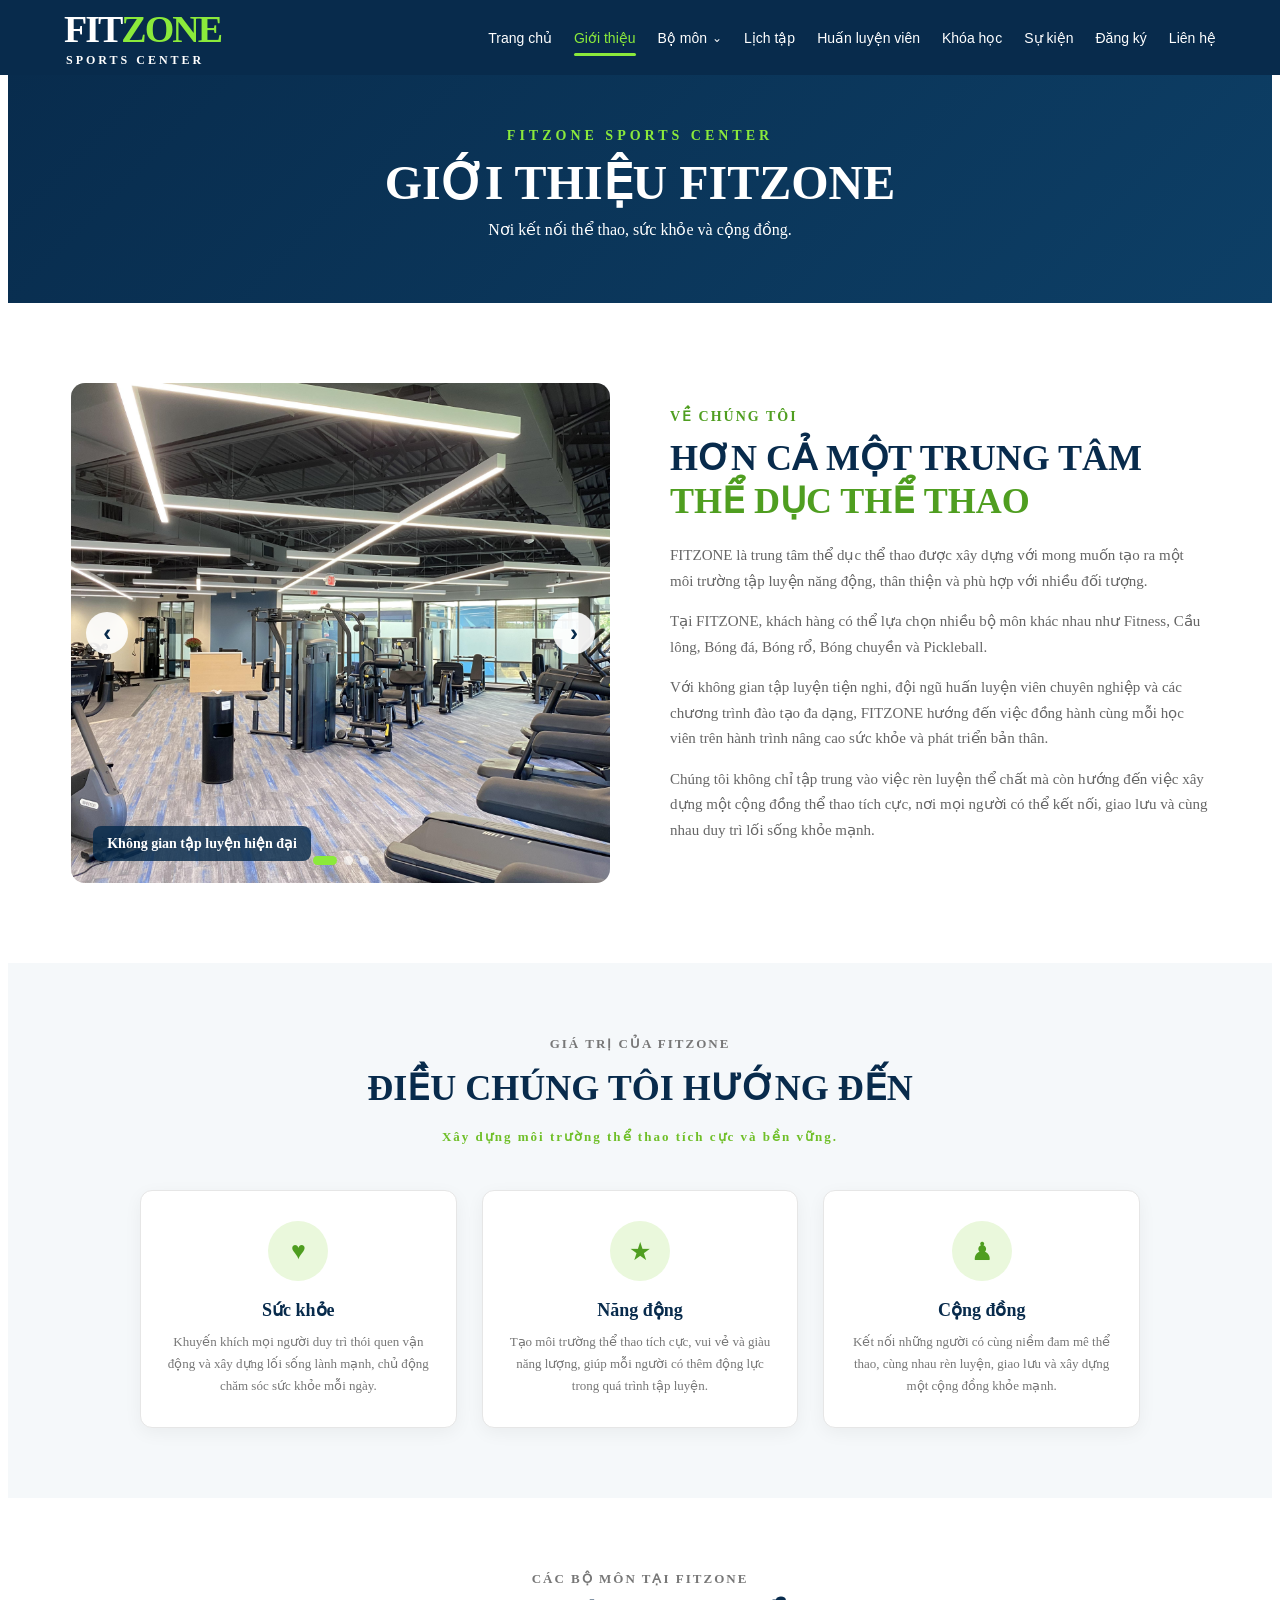
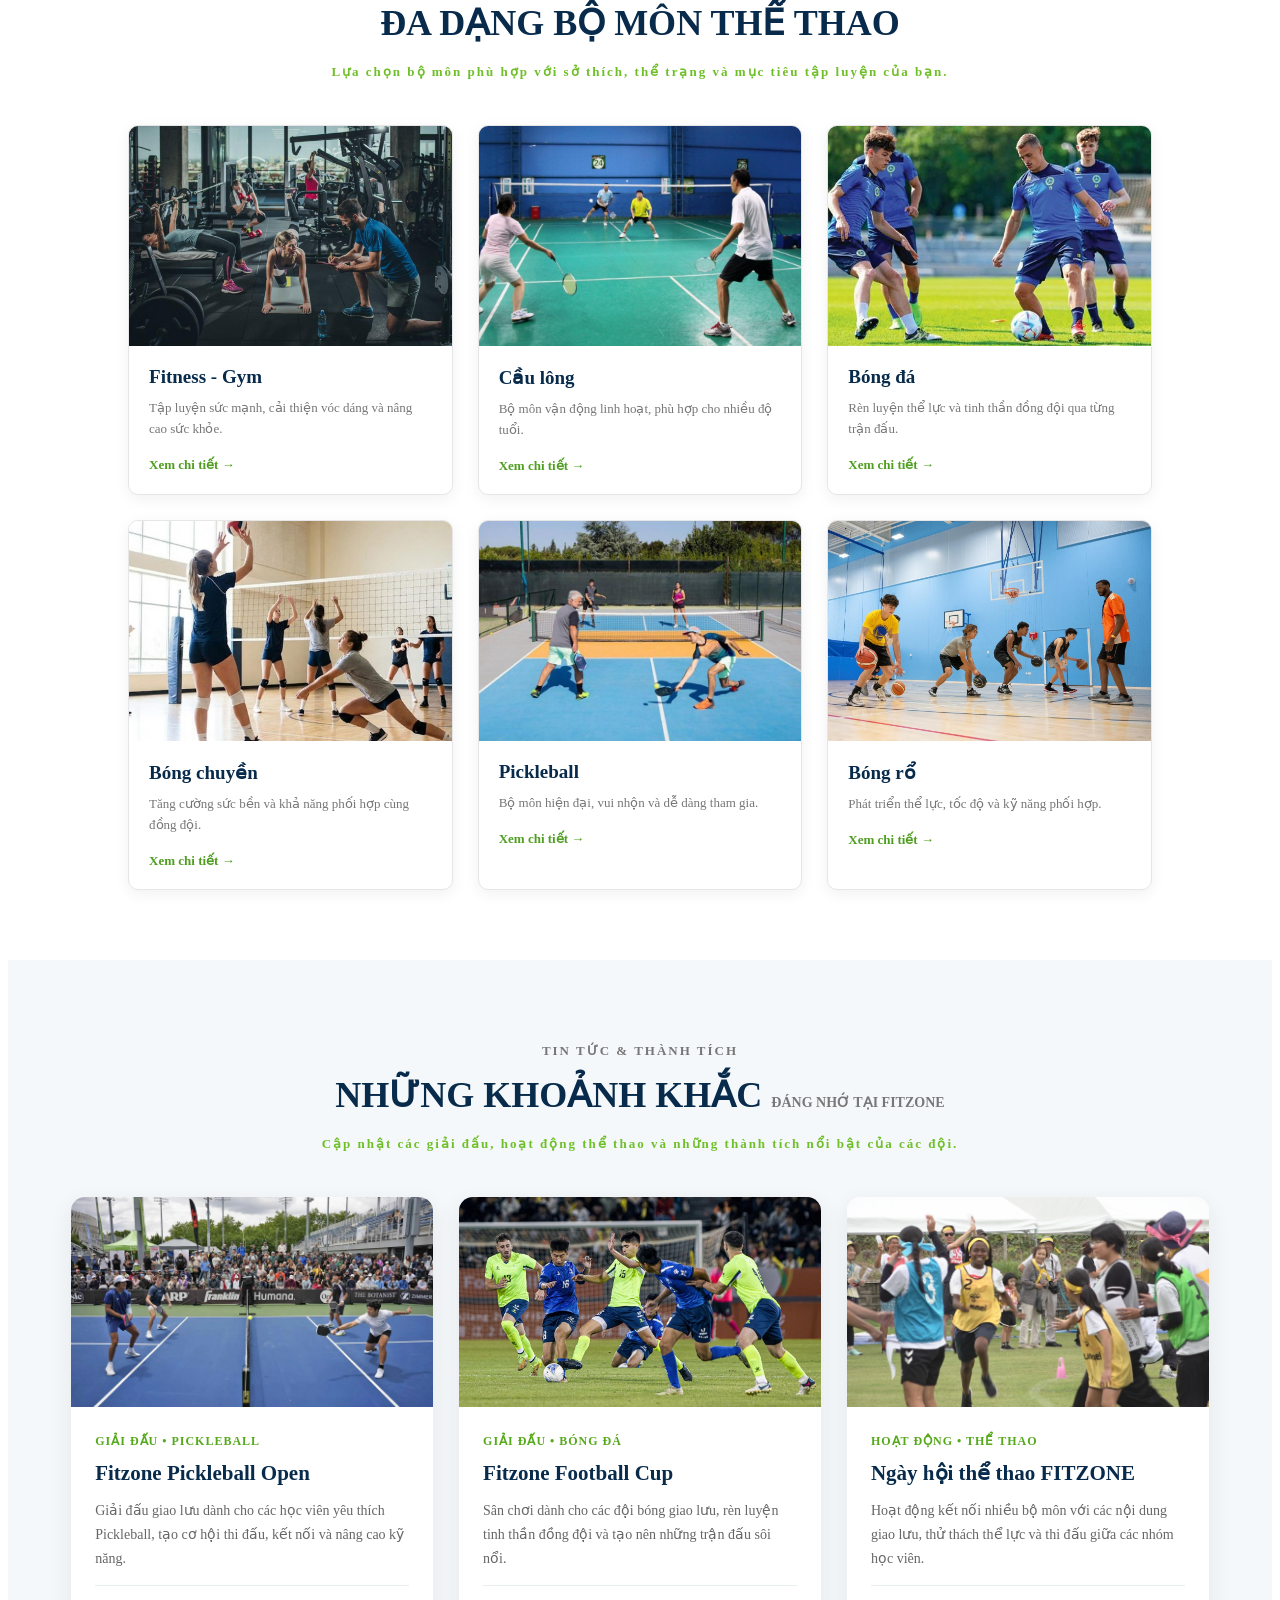
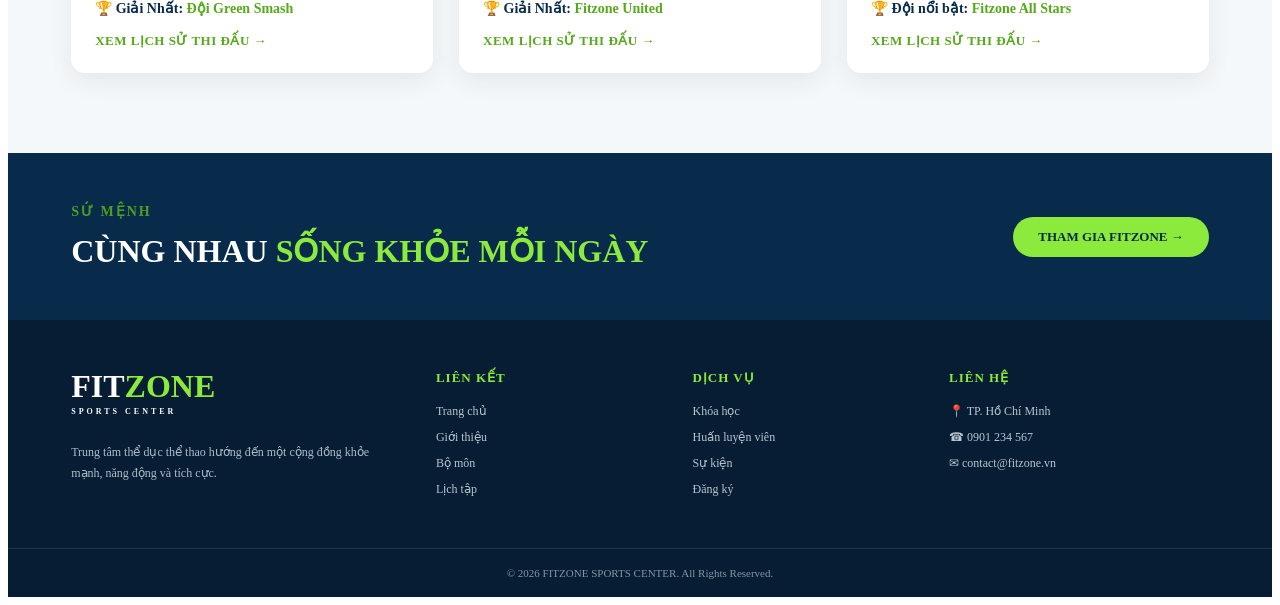
<file: gioi-thieu.html>
<!DOCTYPE html>
<html lang="vi">

<head>
    <meta charset="UTF-8">
    <meta name="viewport" content="width=device-width, initial-scale=1.0">

    <title>Giới thiệu - FITZONE Sports Center</title>

    <link rel="stylesheet" href="css/style.css">
</head>

<body>

    <!-- =========================
         HEADER
    ========================== -->

    <header class="header">

        <div class="container navbar">

            <a href="index.html" class="logo">
                FIT<span>ZONE</span>
                <small>SPORTS CENTER</small>
            </a>

            <div class="mobile-menu-button" id="mobileMenuButton">
    <span></span>
    <span></span>
    <span></span>
</div>

<div id="site-menu"></div>

        </div>

    </header>


    <!-- =========================
         BANNER
    ========================== -->

    <section class="page-banner">

        <div class="container">

            <p>FITZONE SPORTS CENTER</p>

            <h1>GIỚI THIỆU FITZONE</h1>

            <span>
                Nơi kết nối thể thao, sức khỏe và cộng đồng.
            </span>

        </div>

    </section>


    <!-- =========================
         GIỚI THIỆU FITZONE
    ========================== -->

    <section class="about-page">

        <div class="container about-page-grid">

            <!-- HÌNH ẢNH -->

            <div class="about-page-image about-slider" id="aboutSlider">

    <!-- ẢNH 1 -->
    <div class="slide active">
        <img src="images/center.jpg" alt="Không gian FITZONE Sports Center">

        <div class="slider-caption">
            Không gian tập luyện hiện đại
        </div>
    </div>

    <!-- ẢNH 2 -->
    <div class="slide">
        <img src="images/fitness-2.jpg" alt="Hoạt động Fitness tại FITZONE">

        <div class="slider-caption">
            Tập luyện năng động mỗi ngày
        </div>
    </div>

    <!-- ẢNH 3 -->
    <div class="slide">
        <img src="images/pickleball-2.jpg" alt="Hoạt động Pickleball tại FITZONE">

        <div class="slider-caption">
            Kết nối cùng đam mê thể thao
        </div>
    </div>

    <!-- NÚT TRÁI -->
    <button
        class="slider-arrow slider-prev"
        id="aboutPrev"
        type="button">
        ‹
    </button>

    <!-- NÚT PHẢI -->
    <button
        class="slider-arrow slider-next"
        id="aboutNext"
        type="button">
        ›
    </button>

    <!-- CHẤM CHUYỂN ẢNH -->
    <div class="slider-dots">

        <button
            class="slider-dot active"
            type="button"
            data-slide="0">
        </button>

        <button
            class="slider-dot"
            type="button"
            data-slide="1">
        </button>

        <button
            class="slider-dot"
            type="button"
            data-slide="2">
        </button>

    </div>

</div>


            <!-- NỘI DUNG -->

            <div class="about-page-content">

                <p class="section-label">
                    VỀ CHÚNG TÔI
                </p>

                <h2>
                    HƠN CẢ MỘT TRUNG TÂM
                    <span>THỂ DỤC THỂ THAO</span>
                </h2>

                <p>
                    FITZONE là trung tâm thể dục thể thao được xây dựng
                    với mong muốn tạo ra một môi trường tập luyện năng động,
                    thân thiện và phù hợp với nhiều đối tượng.
                </p>

                <p>
                    Tại FITZONE, khách hàng có thể lựa chọn nhiều bộ môn
                    khác nhau như Fitness, Cầu lông, Bóng đá, Bóng rổ,
                    Bóng chuyền và Pickleball.
                </p>

                <p>
                    Với không gian tập luyện tiện nghi, đội ngũ huấn luyện
                    viên chuyên nghiệp và các chương trình đào tạo đa dạng,
                    FITZONE hướng đến việc đồng hành cùng mỗi học viên
                    trên hành trình nâng cao sức khỏe và phát triển bản thân.
                </p>

                <p>
                    Chúng tôi không chỉ tập trung vào việc rèn luyện thể chất
                    mà còn hướng đến việc xây dựng một cộng đồng thể thao
                    tích cực, nơi mọi người có thể kết nối, giao lưu và cùng
                    nhau duy trì lối sống khỏe mạnh.
                </p>

            </div>

        </div>

    </section>


    <!-- =========================
         GIÁ TRỊ CỦA FITZONE
    ========================== -->

    <section class="values">

        <div class="container">

            <div class="section-heading">

                <p>
                    GIÁ TRỊ CỦA FITZONE
                </p>

                <h2>
                    ĐIỀU CHÚNG TÔI HƯỚNG ĐẾN
                </h2>

                <span>
                    Xây dựng môi trường thể thao tích cực và bền vững.
                </span>

            </div>


            <div class="values-grid">

                <!-- GIÁ TRỊ 1 -->

                <div class="value-card">

                    <div class="value-icon">
                        ♥
                    </div>

                    <h3>
                        Sức khỏe
                    </h3>

                    <p>
                        Khuyến khích mọi người duy trì thói quen vận động
                        và xây dựng lối sống lành mạnh, chủ động chăm sóc
                        sức khỏe mỗi ngày.
                    </p>

                </div>


                <!-- GIÁ TRỊ 2 -->

                <div class="value-card">

                    <div class="value-icon">
                        ★
                    </div>

                    <h3>
                        Năng động
                    </h3>

                    <p>
                        Tạo môi trường thể thao tích cực, vui vẻ và giàu
                        năng lượng, giúp mỗi người có thêm động lực trong
                        quá trình tập luyện.
                    </p>

                </div>


                <!-- GIÁ TRỊ 3 -->

                <div class="value-card">

                    <div class="value-icon">
                        ♟
                    </div>

                    <h3>
                        Cộng đồng
                    </h3>

                    <p>
                        Kết nối những người có cùng niềm đam mê thể thao,
                        cùng nhau rèn luyện, giao lưu và xây dựng một
                        cộng đồng khỏe mạnh.
                    </p>

                </div>

            </div>

        </div>

    </section>


    <!-- =========================
         CÁC BỘ MÔN
    ========================== -->

    <section class="sports">

        <div class="container">

            <div class="section-heading">

                <p>
                    CÁC BỘ MÔN TẠI FITZONE
                </p>

                <h2>
                    ĐA DẠNG BỘ MÔN THỂ THAO
                </h2>

                <span>
                    Lựa chọn bộ môn phù hợp với sở thích,
                    thể trạng và mục tiêu tập luyện của bạn.
                </span>

            </div>


            <div class="sports-grid">


                <!-- =================
                     FITNESS
                ================== -->

                <div class="sport-card">

                    <div class="sport-image">

                        <img
                            src="images/fitness.jpg"
                            alt="Fitness - Gym"
                        >

                    </div>

                    <div class="sport-content">

                        <h3>
                            Fitness - Gym
                        </h3>

                        <p>
                            Tập luyện sức mạnh, cải thiện vóc dáng
                            và nâng cao sức khỏe.
                        </p>

                        <a href="bo-mon-fitness.html">
                            Xem chi tiết →
                        </a>

                    </div>

                </div>


                <!-- =================
                     CẦU LÔNG
                ================== -->

                <div class="sport-card">

                    <div class="sport-image">

                        <img
                            src="images/cau-long.jpg"
                            alt="Cầu lông"
                        >

                    </div>

                    <div class="sport-content">

                        <h3>
                            Cầu lông
                        </h3>

                        <p>
                            Bộ môn vận động linh hoạt,
                            phù hợp cho nhiều độ tuổi.
                        </p>

                        <a href="bo-mon-caulong.html">
                            Xem chi tiết →
                        </a>

                    </div>

                </div>


                <!-- =================
                     BÓNG ĐÁ
                ================== -->

                <div class="sport-card">

                    <div class="sport-image">

                        <img
                            src="images/bong-da.jpg"
                            alt="Bóng đá"
                        >

                    </div>

                    <div class="sport-content">

                        <h3>
                            Bóng đá
                        </h3>

                        <p>
                            Rèn luyện thể lực và tinh thần
                            đồng đội qua từng trận đấu.
                        </p>

                        <a href="bo-mon-bong-da.html">
                            Xem chi tiết →
                        </a>

                    </div>

                </div>


                <!-- =================
                     BÓNG CHUYỀN
                ================== -->

                <div class="sport-card">

                    <div class="sport-image">

                        <img
                            src="images/bong-chuyen.jpg"
                            alt="Bóng chuyền"
                        >

                    </div>

                    <div class="sport-content">

                        <h3>
                            Bóng chuyền
                        </h3>

                        <p>
                            Tăng cường sức bền và khả năng
                            phối hợp cùng đồng đội.
                        </p>

                        <a href="bo-mon-bong-chuyen.html">
                            Xem chi tiết →
                        </a>

                    </div>

                </div>


                <!-- =================
                     PICKLEBALL
                ================== -->

                <div class="sport-card">

                    <div class="sport-image">

                        <img
                            src="images/pickleball.jpg"
                            alt="Pickleball"
                        >

                    </div>

                    <div class="sport-content">

                        <h3>
                            Pickleball
                        </h3>

                        <p>
                            Bộ môn hiện đại, vui nhộn và
                            dễ dàng tham gia.
                        </p>

                        <a href="bo-mon-pickleball.html">
                            Xem chi tiết →
                        </a>

                    </div>

                </div>


                <!-- =================
                     BÓNG RỔ
                ================== -->

                <div class="sport-card">

                    <div class="sport-image">

                        <img
                            src="images/bong-ro.jpg"
                            alt="Bóng rổ"
                        >

                    </div>

                    <div class="sport-content">

                        <h3>
                            Bóng rổ
                        </h3>

                        <p>
                            Phát triển thể lực, tốc độ và
                            kỹ năng phối hợp.
                        </p>

                        <a href="bo-mon-bong-ro.html">
                            Xem chi tiết →
                        </a>

                    </div>

                </div>


            </div>

        </div>

    </section>

    <!-- =========================
     TIN TỨC & THÀNH TÍCH
========================== -->

<section class="sports-news">

    <div class="container">

        <div class="section-heading">

            <p>
                TIN TỨC & THÀNH TÍCH
            </p>

            <h2>
                NHỮNG KHOẢNH KHẮC
                <span>ĐÁNG NHỚ TẠI FITZONE</span>
            </h2>

            <span>
                Cập nhật các giải đấu, hoạt động thể thao
                và những thành tích nổi bật của các đội.
            </span>

        </div>


        <div class="news-grid">


            <!-- =========================
                 GIẢI PICKLEBALL
            ========================== -->

            <div class="news-card tournament-card" data-tournament="pickleball">

                <div class="news-image">

                    <img
                        src="images/event-pickleball.jpg"
                        alt="Giải Pickleball FITZONE"
                    >

                </div>


                <div class="news-content">

                    <span class="news-tag">
                        GIẢI ĐẤU • PICKLEBALL
                    </span>

                    <h3>
                        Fitzone Pickleball Open
                    </h3>

                    <p>
                        Giải đấu giao lưu dành cho các học viên
                        yêu thích Pickleball, tạo cơ hội thi đấu,
                        kết nối và nâng cao kỹ năng.
                    </p>

                    <div class="news-result">
                        🏆 Giải Nhất:
                        <span>Đội Green Smash</span>
                    </div>
                        <div class="news-detail-link">
        XEM LỊCH SỬ THI ĐẤU →
                     </div>

                </div>

            </div>


  <!-- =========================
     GIẢI BÓNG ĐÁ
========================== -->

<div class="news-card tournament-card" data-tournament="football">

    <div class="news-image">

        <img
            src="images/event-football.jpg"
            alt="Giải bóng đá FITZONE"
        >

    </div>


    <div class="news-content">

        <span class="news-tag">
            GIẢI ĐẤU • BÓNG ĐÁ
        </span>

        <h3>
            Fitzone Football Cup
        </h3>

        <p>
            Sân chơi dành cho các đội bóng giao lưu,
            rèn luyện tinh thần đồng đội và tạo nên
            những trận đấu sôi nổi.
        </p>

        <div class="news-result">
            🏆 Giải Nhất:
            <span>Fitzone United</span>
        </div>

        <div class="news-detail-link">
            XEM LỊCH SỬ THI ĐẤU →
        </div>

    </div>

</div>

<!-- =========================
     NGÀY HỘI THỂ THAO
========================== -->

<div class="news-card tournament-card" data-tournament="sportday">

    <div class="news-image">

        <img
            src="images/event-sport-day.jpg"
            alt="Ngày hội thể thao FITZONE"
        >

    </div>


    <div class="news-content">

        <span class="news-tag">
            HOẠT ĐỘNG • THỂ THAO
        </span>

        <h3>
            Ngày hội thể thao FITZONE
        </h3>

        <p>
            Hoạt động kết nối nhiều bộ môn với các
            nội dung giao lưu, thử thách thể lực
            và thi đấu giữa các nhóm học viên.
        </p>

        <div class="news-result">
            🏆 Đội nổi bật:
            <span>Fitzone All Stars</span>
        </div>

        <div class="news-detail-link">
            XEM LỊCH SỬ THI ĐẤU →
        </div>

    </div>

</div>


        </div>

    </div>

</section>

<!-- =========================
     POPUP LỊCH SỬ THI ĐẤU
========================== -->

<div class="match-modal" id="matchModal">

    <div class="match-modal-content">

        <button
            type="button"
            class="match-modal-close"
            id="closeMatchModal">
            &times;
        </button>


        <div class="match-modal-header">

            <p>
                LỊCH SỬ THI ĐẤU
            </p>

            <h2 id="matchModalTitle">
                Fitzone Football Cup
            </h2>

            <span id="matchModalSubtitle">
                Kết quả các trận đấu
            </span>

        </div>


        <div class="match-table-wrapper">

            <table class="match-table">

                <thead>

                    <tr>
                        <th>Ngày</th>
                        <th>Vòng</th>
                        <th>Trận đấu</th>
                        <th>Tỷ số</th>
                        <th>Đội thắng</th>
                    </tr>

                </thead>

                <tbody id="matchTableBody">
                </tbody>

            </table>

        </div>


        <div class="match-champion">

            🏆

            <span>
                Nhà vô địch:
            </span>

            <strong id="matchChampion">
                Fitzone United
            </strong>

        </div>

    </div>

</div>


    <!-- =========================
         SỨ MỆNH
    ========================== -->

    <section class="mission">

        <div class="container mission-box">

            <div>

                <p class="section-label">
                    SỨ MỆNH
                </p>

                <h2>
                    CÙNG NHAU
                    <span>SỐNG KHỎE MỖI NGÀY</span>
                </h2>

            </div>


            <a
                href="dang-ky.html"
                class="contact-btn"
            >
                THAM GIA FITZONE →
            </a>

        </div>

    </section>


    <!-- =========================
         FOOTER
    ========================== -->

    <footer class="footer-main">

        <div class="container footer-grid">


            <!-- GIỚI THIỆU FOOTER -->

            <div class="footer-about">

                <a
                    href="index.html"
                    class="footer-logo"
                >
                    FIT<span>ZONE</span>
                    <small>SPORTS CENTER</small>
                </a>

                <p>
                    Trung tâm thể dục thể thao hướng đến một cộng đồng
                    khỏe mạnh, năng động và tích cực.
                </p>

            </div>


            <!-- LIÊN KẾT -->

            <div class="footer-column">

                <h3>
                    LIÊN KẾT
                </h3>

                <a href="index.html">
                    Trang chủ
                </a>

                <a href="gioi-thieu.html">
                    Giới thiệu
                </a>

                <a href="bo-mon.html">
                    Bộ môn
                </a>

                <a href="lich-tap.html">
                    Lịch tập
                </a>

            </div>


            <!-- DỊCH VỤ -->

            <div class="footer-column">

                <h3>
                    DỊCH VỤ
                </h3>

                <a href="khoa-hoc.html">
                    Khóa học
                </a>

                <a href="huan-luyen-vien.html">
                    Huấn luyện viên
                </a>

                <a href="su-kien.html">
                    Sự kiện
                </a>

                <a href="dang-ky.html">
                    Đăng ký
                </a>

            </div>


            <!-- LIÊN HỆ -->

            <div class="footer-column">

                <h3>
                    LIÊN HỆ
                </h3>

                <span>
                    📍 TP. Hồ Chí Minh
                </span>

                <span>
                    ☎ 0901 234 567
                </span>

                <span>
                    ✉ contact@fitzone.vn
                </span>

            </div>

        </div>


        <!-- FOOTER BOTTOM -->

        <div class="footer-bottom">

            <p>
                © 2026 FITZONE SPORTS CENTER. All Rights Reserved.
            </p>

        </div>

    </footer>

    <script>

(function () {

    const slider = document.getElementById("aboutSlider");

    if (!slider) {
        return;
    }


    const slides = slider.querySelectorAll(".slide");

    const dots = slider.querySelectorAll(".slider-dot");

    const prev = document.getElementById("aboutPrev");

    const next = document.getElementById("aboutNext");


    let current = 0;

    let timer;


    function showSlide(index) {

        current = (index + slides.length) % slides.length;


        slides.forEach(function (slide, i) {

            slide.classList.toggle(
                "active",
                i === current
            );

        });


        dots.forEach(function (dot, i) {

            dot.classList.toggle(
                "active",
                i === current
            );

        });

    }


    function startSlider() {

        clearInterval(timer);

        timer = setInterval(function () {

            showSlide(current + 1);

        }, 4500);

    }


    /* NÚT TRÁI */

    if (prev) {

        prev.addEventListener("click", function () {

            showSlide(current - 1);

            startSlider();

        });

    }


    /* NÚT PHẢI */

    if (next) {

        next.addEventListener("click", function () {

            showSlide(current + 1);

            startSlider();

        });

    }


    /* CÁC DẤU CHẤM */

    dots.forEach(function (dot) {

        dot.addEventListener("click", function () {

            showSlide(
                Number(dot.dataset.slide)
            );

            startSlider();

        });

    });


    /* TỰ ĐỘNG CHUYỂN */

    startSlider();

})();

</script>

<script src="js/script.js"></script>

<script>

/* =========================================
   POPUP LỊCH SỬ THI ĐẤU
========================================= */

(function () {

    const tournamentCards =
        document.querySelectorAll(".tournament-card");

    const matchModal =
        document.getElementById("matchModal");

    const closeMatchModal =
        document.getElementById("closeMatchModal");

    const matchModalTitle =
        document.getElementById("matchModalTitle");

    const matchModalSubtitle =
        document.getElementById("matchModalSubtitle");

    const matchTableBody =
        document.getElementById("matchTableBody");

    const matchChampion =
        document.getElementById("matchChampion");


    if (!tournamentCards.length || !matchModal) {
        return;
    }


    /* =========================
       DỮ LIỆU GIẢI ĐẤU
    ========================== */

    const tournamentData = {

        pickleball: {

            title: "Fitzone Pickleball Open",

            subtitle:
                "Lịch sử các trận đấu Pickleball",

            champion:
                "Đội Green Smash",

            matches: [

                {
                    date: "15/08/2026",
                    round: "Bán kết",
                    teams: "Green Smash - Blue Tigers",
                    score: "11 - 8",
                    winner: "Green Smash"
                },

                {
                    date: "15/08/2026",
                    round: "Bán kết",
                    teams: "Red Eagles - FITZONE Pro",
                    score: "9 - 11",
                    winner: "Fitzone Pro"
                },

                {
                    date: "16/08/2026",
                    round: "Chung kết",
                    teams: "Green Smash - Fitzone Pro",
                    score: "15 - 12",
                    winner: "Green Smash"
                }

            ]

        },


        football: {

            title: "Fitzone Football Cup",

            subtitle:
                "Lịch sử các trận đấu Bóng đá",

            champion:
                "Fitzone United",

            matches: [

                {
                    date: "20/07/2026",
                    round: "Vòng bảng",
                    teams: "Fitzone United - Green FC",
                    score: "3 - 1",
                    winner: "Fitzone United"
                },

                {
                    date: "27/07/2026",
                    round: "Bán kết",
                    teams: "Fitzone United - Blue Stars",
                    score: "2 - 0",
                    winner: "Fitzone United"
                },

                {
                    date: "03/08/2026",
                    round: "Chung kết",
                    teams: "Fitzone United - Red Lions",
                    score: "4 - 2",
                    winner: "Fitzone United"
                }

            ]

        },


        sportday: {

            title: "Ngày hội thể thao FITZONE",

            subtitle:
                "Kết quả các nội dung thi đấu",

            champion:
                "Fitzone All Stars",

            matches: [

                {
                    date: "10/06/2026",
                    round: "Vòng 1",
                    teams: "Green Team - Blue Team",
                    score: "2 - 1",
                    winner: "Green Team"
                },

                {
                    date: "10/06/2026",
                    round: "Vòng 2",
                    teams: "Fitzone All Stars - Red Team",
                    score: "3 - 2",
                    winner: "Fitzone All Stars"
                },

                {
                    date: "11/06/2026",
                    round: "Chung kết",
                    teams: "Fitzone All Stars - Green Team",
                    score: "5 - 3",
                    winner: "Fitzone All Stars"
                }

            ]

        }

    };


    /* =========================
       HIỂN THỊ BẢNG
    ========================== */

    function showTournament(type) {

        const data = tournamentData[type];

        if (!data) {
            return;
        }


        matchModalTitle.textContent =
            data.title;

        matchModalSubtitle.textContent =
            data.subtitle;

        matchChampion.textContent =
            data.champion;


        matchTableBody.innerHTML = "";


        data.matches.forEach(function (match) {

            const row =
                document.createElement("tr");


            row.innerHTML = `

                <td>
                    ${match.date}
                </td>

                <td>
                    ${match.round}
                </td>

                <td>
                    ${match.teams}
                </td>

                <td class="match-score">
                    ${match.score}
                </td>

                <td class="winner">
                    ${match.winner}
                </td>

            `;


            matchTableBody.appendChild(row);

        });


        matchModal.classList.add("show");

        document.body.style.overflow = "hidden";

    }


    /* =========================
       CLICK VÀO CARD
    ========================== */

    tournamentCards.forEach(function (card) {

        card.addEventListener("click", function () {

            const type =
                card.getAttribute("data-tournament");

            showTournament(type);

        });

    });


    /* =========================
       ĐÓNG POPUP
    ========================== */

    if (closeMatchModal) {

        closeMatchModal.addEventListener(
            "click",
            function () {

                matchModal.classList.remove("show");

                document.body.style.overflow = "";

            }
        );

    }


    /* CLICK RA NGOÀI POPUP */

    matchModal.addEventListener(
        "click",
        function (event) {

            if (event.target === matchModal) {

                matchModal.classList.remove("show");

                document.body.style.overflow = "";

            }

        }
    );


    /* PHÍM ESC */

    document.addEventListener(
        "keydown",
        function (event) {

            if (
                event.key === "Escape" &&
                matchModal.classList.contains("show")
            ) {

                matchModal.classList.remove("show");

                document.body.style.overflow = "";

            }

        }
    );

})();

</script>

<script src="js/script.js"></script>


    <!-- =========================
         JAVASCRIPT
    ========================== -->

    <script src="js/script.js"></script>

</body>

</html>
</file>
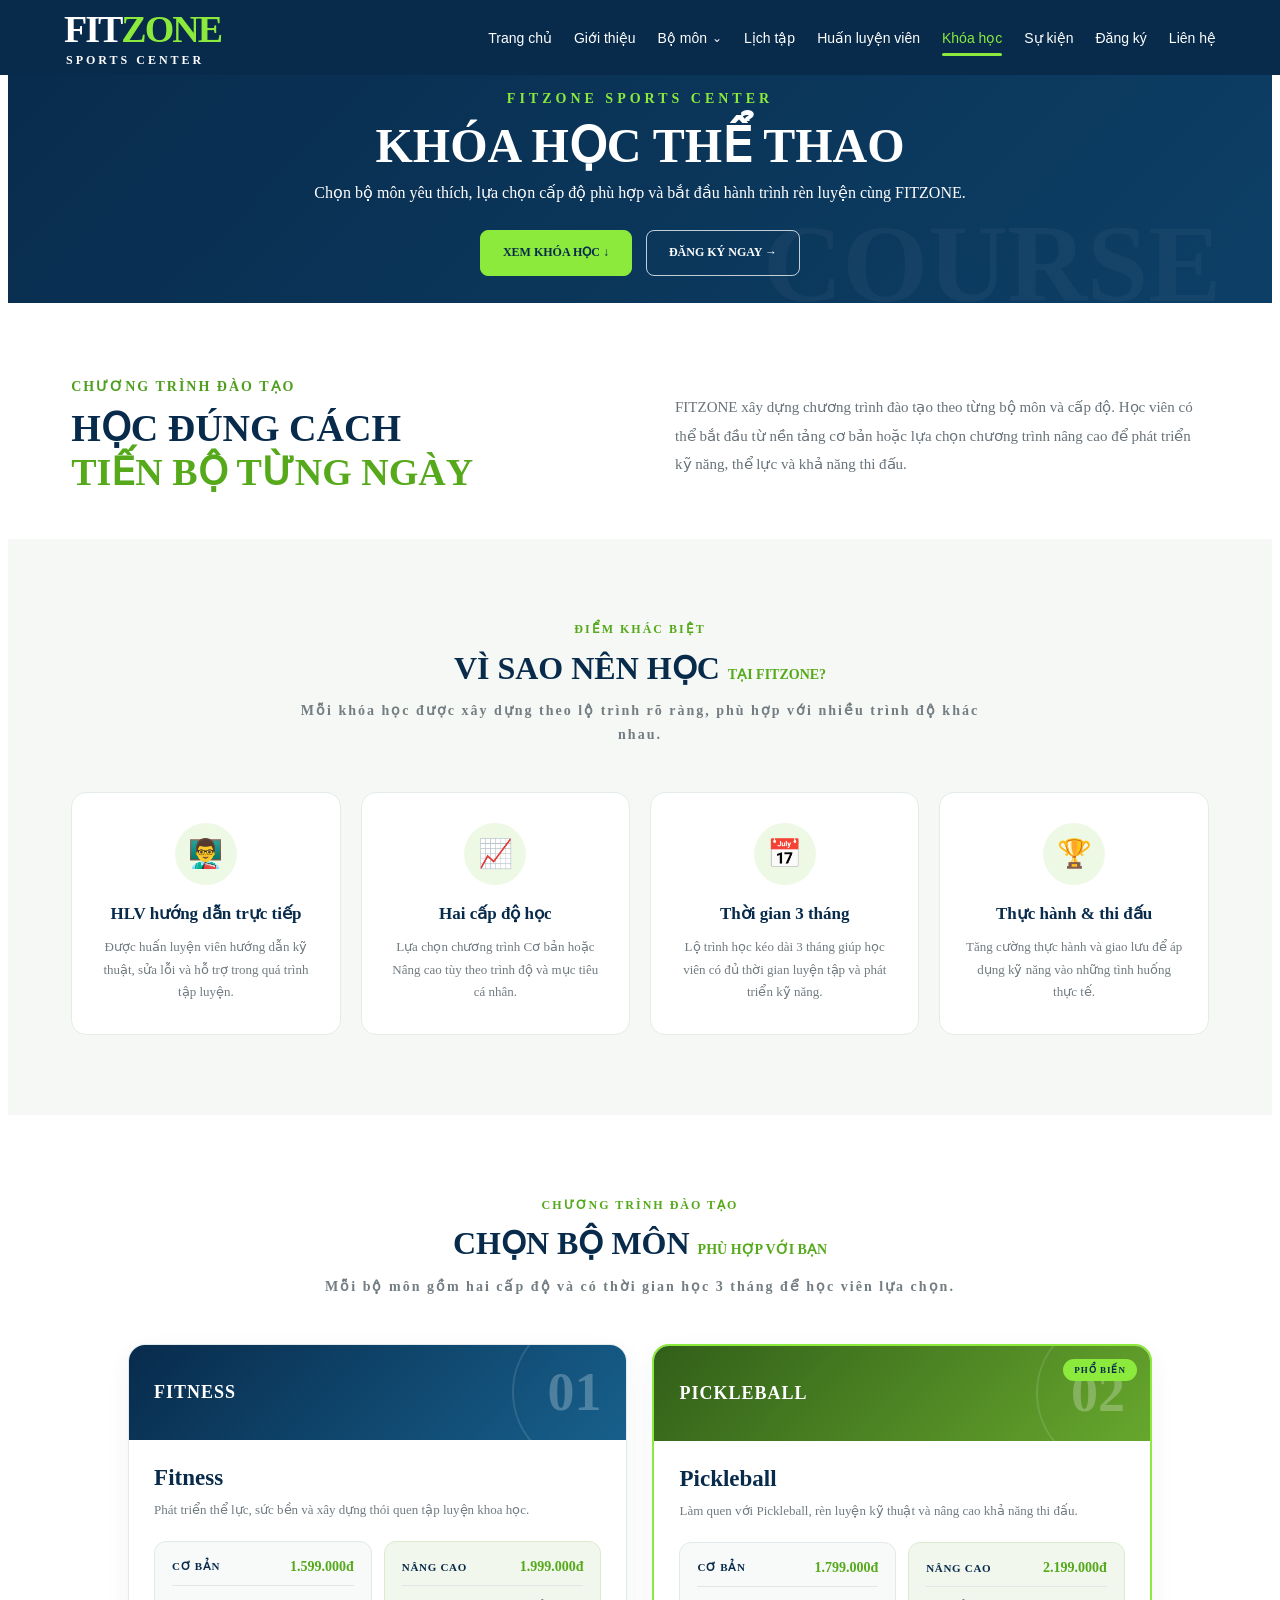
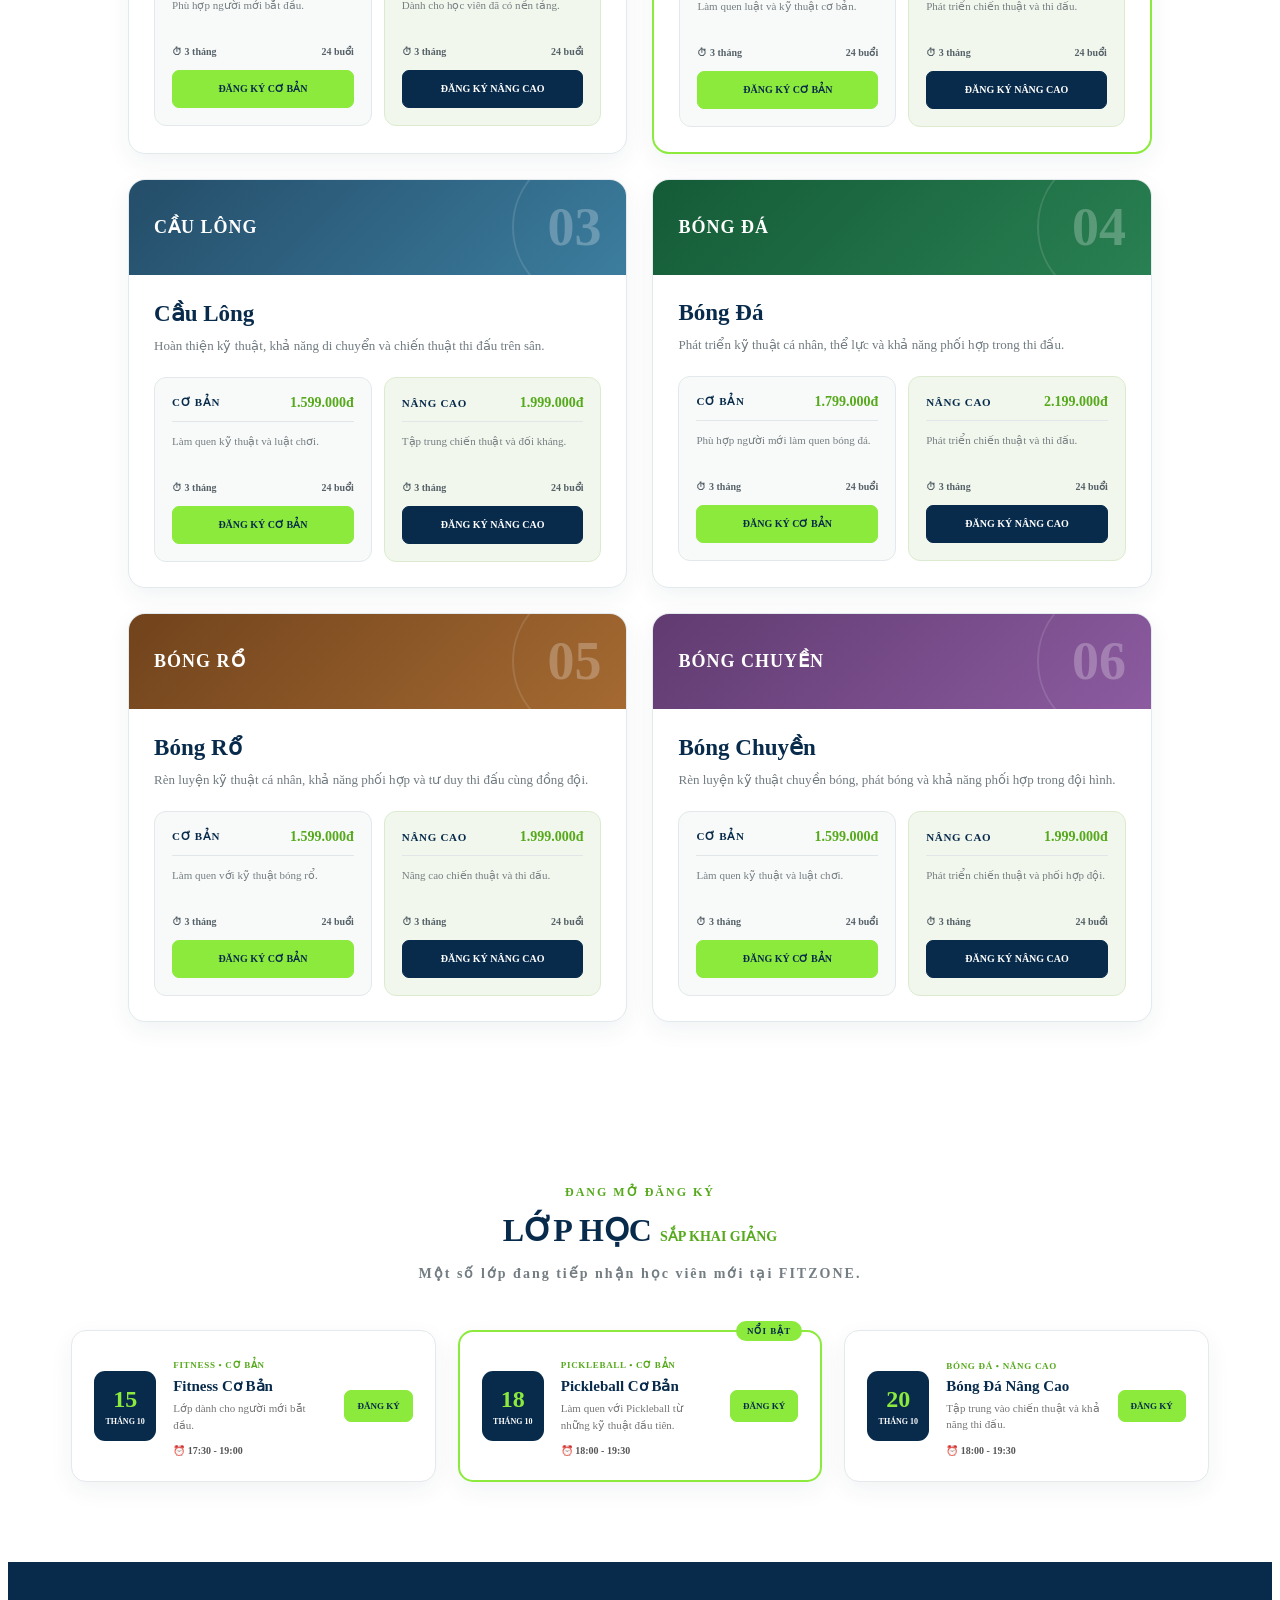
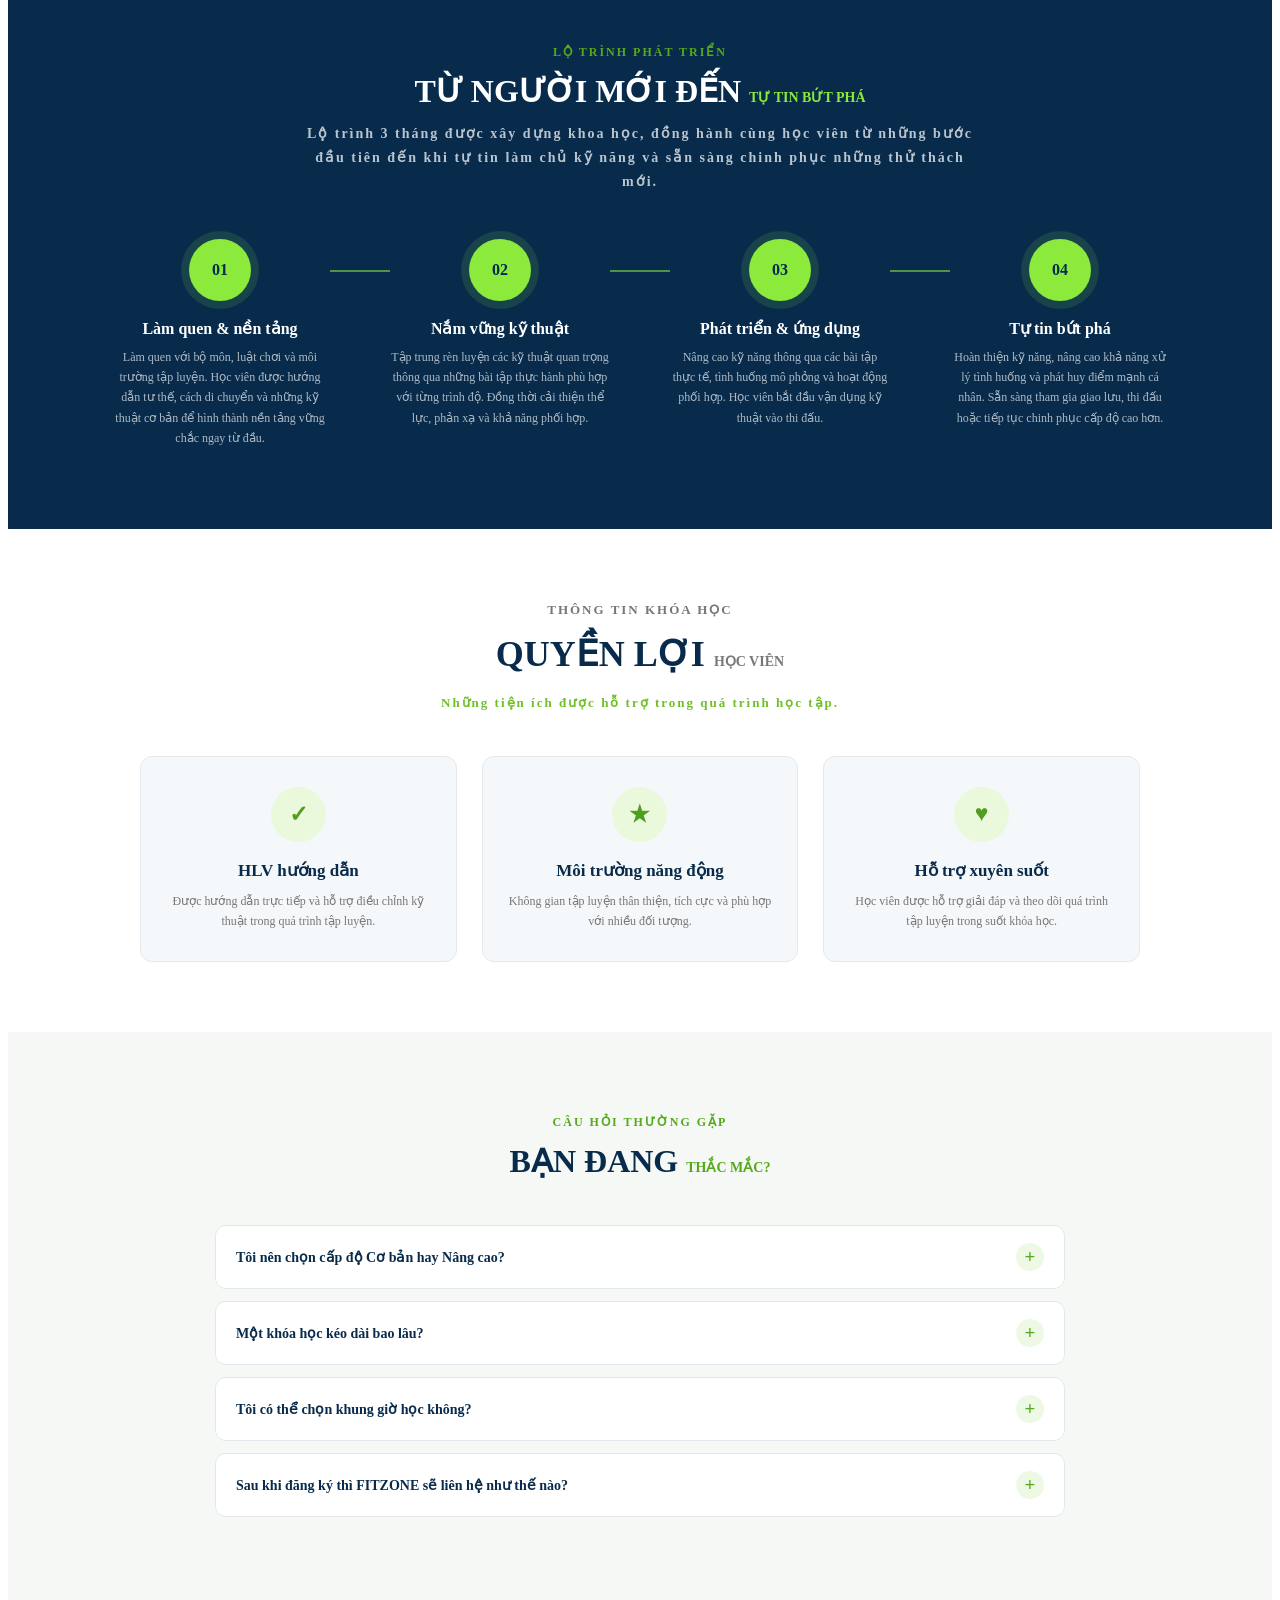
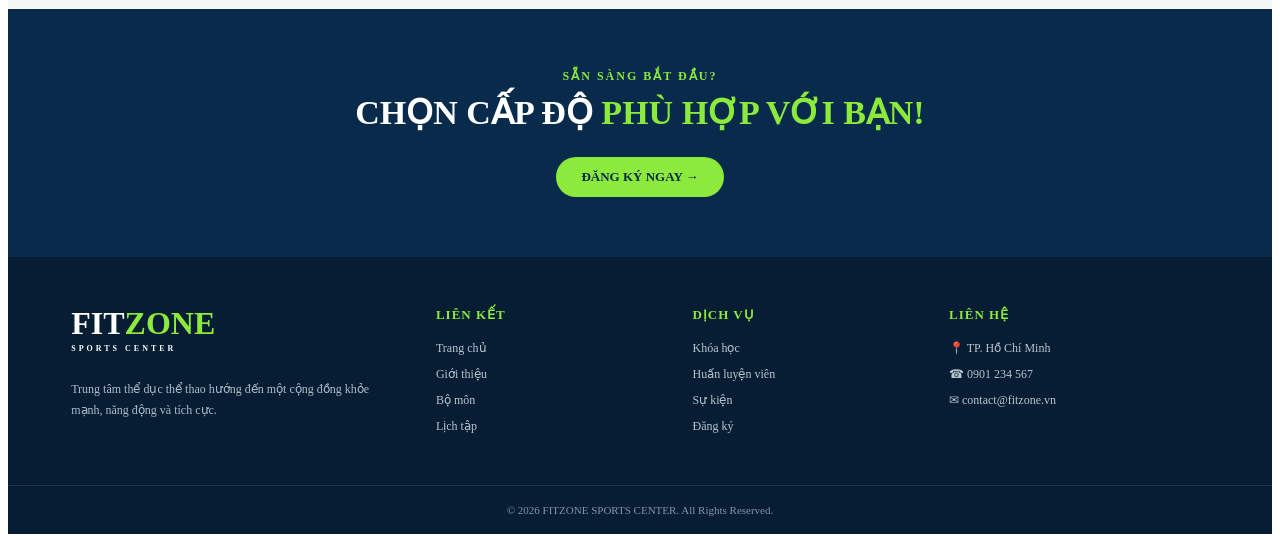
<file: khoa-hoc.html>
<!DOCTYPE html>
<html lang="vi">

<head>
    <meta charset="UTF-8">
    <meta name="viewport" content="width=device-width, initial-scale=1.0">

    <title>Khóa học - FITZONE Sports Center</title>

    <link rel="stylesheet" href="css/style.css">
</head>

<body>

    <!-- =====================================================
         HEADER
    ====================================================== -->
    <header class="header">

        <div class="container navbar">

            <a href="index.html" class="logo">
                FIT<span>ZONE</span>
                <small>SPORTS CENTER</small>
            </a>

            <div class="mobile-menu-button" id="mobileMenuButton">
    <span></span>
    <span></span>
    <span></span>
</div>

<div id="site-menu"></div>

        </div>

    </header>


    <!-- =====================================================
         BANNER
    ====================================================== -->
    <section class="page-banner course-page-banner">

        <div class="container">

            <p>FITZONE SPORTS CENTER</p>

            <h1>KHÓA HỌC THỂ THAO</h1>

            <span>
                Chọn bộ môn yêu thích, lựa chọn cấp độ phù hợp
                và bắt đầu hành trình rèn luyện cùng FITZONE.
            </span>

            <div class="course-banner-actions">

                <a href="#courseList" class="banner-course-btn">
                    XEM KHÓA HỌC ↓
                </a>

                <button type="button"
        class="banner-register-btn open-register">
    ĐĂNG KÝ NGAY →
</button>

            </div>

        </div>

    </section>


    <!-- =====================================================
         GIỚI THIỆU
    ====================================================== -->
    <section class="course-intro">

        <div class="container course-intro-box">

            <div>

                <p class="section-label">
                    CHƯƠNG TRÌNH ĐÀO TẠO
                </p>

                <h2>
                    HỌC ĐÚNG CÁCH
                    <span>TIẾN BỘ TỪNG NGÀY</span>
                </h2>

            </div>

            <p>
                FITZONE xây dựng chương trình đào tạo theo từng bộ môn
                và cấp độ. Học viên có thể bắt đầu từ nền tảng cơ bản
                hoặc lựa chọn chương trình nâng cao để phát triển kỹ năng,
                thể lực và khả năng thi đấu.
            </p>

        </div>

    </section>


    <!-- =====================================================
         VÌ SAO CHỌN FITZONE
    ====================================================== -->
    <section class="course-benefits">

        <div class="container">

            <div class="section-heading">

                <p>ĐIỂM KHÁC BIỆT</p>

                <h2>
                    VÌ SAO NÊN HỌC
                    <span>TẠI FITZONE?</span>
                </h2>

                <span>
                    Mỗi khóa học được xây dựng theo lộ trình rõ ràng,
                    phù hợp với nhiều trình độ khác nhau.
                </span>

            </div>


            <div class="course-benefits-grid">

                <div class="course-benefit-card">

                    <div class="course-benefit-icon">
                        👨‍🏫
                    </div>

                    <h3>HLV hướng dẫn trực tiếp</h3>

                    <p>
                        Được huấn luyện viên hướng dẫn kỹ thuật,
                        sửa lỗi và hỗ trợ trong quá trình tập luyện.
                    </p>

                </div>


                <div class="course-benefit-card">

                    <div class="course-benefit-icon">
                        📈
                    </div>

                    <h3>Hai cấp độ học</h3>

                    <p>
                        Lựa chọn chương trình Cơ bản hoặc Nâng cao
                        tùy theo trình độ và mục tiêu cá nhân.
                    </p>

                </div>


                <div class="course-benefit-card">

                    <div class="course-benefit-icon">
                        📅
                    </div>

                    <h3>Thời gian 3 tháng</h3>

                    <p>
                        Lộ trình học kéo dài 3 tháng giúp học viên
                        có đủ thời gian luyện tập và phát triển kỹ năng.
                    </p>

                </div>


                <div class="course-benefit-card">

                    <div class="course-benefit-icon">
                        🏆
                    </div>

                    <h3>Thực hành & thi đấu</h3>

                    <p>
                        Tăng cường thực hành và giao lưu để áp dụng
                        kỹ năng vào những tình huống thực tế.
                    </p>

                </div>

            </div>

        </div>

    </section>


    <!-- =====================================================
         DANH SÁCH KHÓA HỌC
    ====================================================== -->
    <section class="all-courses" id="courseList">

        <div class="container">

            <div class="section-heading">

                <p>CHƯƠNG TRÌNH ĐÀO TẠO</p>

                <h2>
                    CHỌN BỘ MÔN
                    <span>PHÙ HỢP VỚI BẠN</span>
                </h2>

                <span>
                    Mỗi bộ môn gồm hai cấp độ và có thời gian học
                    3 tháng để học viên lựa chọn.
                </span>

            </div>


            <div class="course-page-grid">


                <!-- =================================================
                     FITNESS
                ================================================== -->
                <div class="course-detail-card">

                    <div class="course-detail-top fitness-course">

                        <span>FITNESS</span>

                        <strong>01</strong>

                    </div>


                    <div class="course-detail-content">

                        <div class="course-detail-heading">

                            <h3>Fitness</h3>

                        </div>


                        <p>
                            Phát triển thể lực, sức bền và xây dựng
                            thói quen tập luyện khoa học.
                        </p>


                        <div class="course-level-box">

                            <div class="course-level-item">

                                <div class="level-heading">

                                    <strong>CƠ BẢN</strong>

                                    <span>1.599.000đ</span>

                                </div>

                                <p>
                                    Phù hợp người mới bắt đầu.
                                </p>

                                <div class="level-meta">

                                    <span>⏱ 3 tháng</span>

                                    <span>24 buổi</span>

                                </div>

                                <button type="button"
                                        class="course-level-btn open-course-register"
                                        data-course="Fitness"
                                        data-level="Cơ bản">
                                    ĐĂNG KÝ CƠ BẢN
                                </button>

                            </div>


                            <div class="course-level-item advanced-level">

                                <div class="level-heading">

                                    <strong>NÂNG CAO</strong>

                                    <span>1.999.000đ</span>

                                </div>

                                <p>
                                    Dành cho học viên đã có nền tảng.
                                </p>

                                <div class="level-meta">

                                    <span>⏱ 3 tháng</span>

                                    <span>24 buổi</span>

                                </div>

                                <button type="button"
        class="course-level-btn advanced-btn open-course-register"
        data-course="Fitness Nâng Cao"
        data-level="Nâng cao">
    ĐĂNG KÝ NÂNG CAO
</button>

                            </div>

                        </div>

                    </div>

                </div>


                <!-- =================================================
                     PICKLEBALL
                ================================================== -->
                <div class="course-detail-card course-highlight">

                    <div class="course-popular">
                        PHỔ BIẾN
                    </div>


                    <div class="course-detail-top pickle-course">

                        <span>PICKLEBALL</span>

                        <strong>02</strong>

                    </div>


                    <div class="course-detail-content">

                        <div class="course-detail-heading">

                            <h3>Pickleball</h3>

                        </div>


                        <p>
                            Làm quen với Pickleball, rèn luyện kỹ thuật
                            và nâng cao khả năng thi đấu.
                        </p>


                        <div class="course-level-box">

                            <div class="course-level-item">

                                <div class="level-heading">

                                    <strong>CƠ BẢN</strong>

                                    <span>1.799.000đ</span>

                                </div>

                                <p>
                                    Làm quen luật và kỹ thuật cơ bản.
                                </p>

                                <div class="level-meta">

                                    <span>⏱ 3 tháng</span>

                                    <span>24 buổi</span>

                                </div>

                                <button type="button"
                                        class="course-level-btn open-course-register"
                                        data-course="Pickleball"
                                        data-level="Cơ bản">
                                    ĐĂNG KÝ CƠ BẢN
                                </button>

                            </div>


                            <div class="course-level-item advanced-level">

                                <div class="level-heading">

                                    <strong>NÂNG CAO</strong>

                                    <span>2.199.000đ</span>

                                </div>

                                <p>
                                    Phát triển chiến thuật và thi đấu.
                                </p>

                                <div class="level-meta">

                                    <span>⏱ 3 tháng</span>

                                    <span>24 buổi</span>

                                </div>

                                <button type="button"
                                        class="course-level-btn advanced-btn open-course-register"
                                        data-course="Pickleball"
                                        data-level="Nâng cao">
                                    ĐĂNG KÝ NÂNG CAO
                                </button>

                            </div>

                        </div>

                    </div>

                </div>


                <!-- =================================================
                     CẦU LÔNG
                ================================================== -->
                <div class="course-detail-card">

                    <div class="course-detail-top badminton-course">

                        <span>CẦU LÔNG</span>

                        <strong>03</strong>

                    </div>


                    <div class="course-detail-content">

                        <div class="course-detail-heading">

                            <h3>Cầu Lông</h3>

                        </div>


                        <p>
                            Hoàn thiện kỹ thuật, khả năng di chuyển
                            và chiến thuật thi đấu trên sân.
                        </p>


                        <div class="course-level-box">

                            <div class="course-level-item">

                                <div class="level-heading">

                                    <strong>CƠ BẢN</strong>

                                    <span>1.599.000đ</span>

                                </div>

                                <p>
                                    Làm quen kỹ thuật và luật chơi.
                                </p>

                                <div class="level-meta">

                                    <span>⏱ 3 tháng</span>

                                    <span>24 buổi</span>

                                </div>

                                <button type="button"
                                        class="course-level-btn open-course-register"
                                        data-course="Cầu Lông"
                                        data-level="Cơ bản">
                                    ĐĂNG KÝ CƠ BẢN
                                </button>

                            </div>


                            <div class="course-level-item advanced-level">

                                <div class="level-heading">

                                    <strong>NÂNG CAO</strong>

                                    <span>1.999.000đ</span>

                                </div>

                                <p>
                                    Tập trung chiến thuật và đối kháng.
                                </p>

                                <div class="level-meta">

                                    <span>⏱ 3 tháng</span>

                                    <span>24 buổi</span>

                                </div>

                                <button type="button"
                                        class="course-level-btn advanced-btn open-course-register"
                                        data-course="Cầu Lông"
                                        data-level="Nâng cao">
                                    ĐĂNG KÝ NÂNG CAO
                                </button>

                            </div>

                        </div>

                    </div>

                </div>


                <!-- =================================================
                     BÓNG ĐÁ
                ================================================== -->
                <div class="course-detail-card">

                    <div class="course-detail-top football-course">

                        <span>BÓNG ĐÁ</span>

                        <strong>04</strong>

                    </div>


                    <div class="course-detail-content">

                        <div class="course-detail-heading">

                            <h3>Bóng Đá</h3>

                        </div>


                        <p>
                            Phát triển kỹ thuật cá nhân, thể lực
                            và khả năng phối hợp trong thi đấu.
                        </p>


                        <div class="course-level-box">

                            <div class="course-level-item">

                                <div class="level-heading">

                                    <strong>CƠ BẢN</strong>

                                    <span>1.799.000đ</span>

                                </div>

                                <p>
                                    Phù hợp người mới làm quen bóng đá.
                                </p>

                                <div class="level-meta">

                                    <span>⏱ 3 tháng</span>

                                    <span>24 buổi</span>

                                </div>

                                <button type="button"
                                        class="course-level-btn open-course-register"
                                        data-course="Bóng Đá"
                                        data-level="Cơ bản">
                                    ĐĂNG KÝ CƠ BẢN
                                </button>

                            </div>


                            <div class="course-level-item advanced-level">

                                <div class="level-heading">

                                    <strong>NÂNG CAO</strong>

                                    <span>2.199.000đ</span>

                                </div>

                                <p>
                                    Phát triển chiến thuật và thi đấu.
                                </p>

                                <div class="level-meta">

                                    <span>⏱ 3 tháng</span>

                                    <span>24 buổi</span>

                                </div>

                                <button type="button"
                                        class="course-level-btn advanced-btn open-course-register"
                                        data-course="Bóng Đá"
                                        data-level="Nâng cao">
                                    ĐĂNG KÝ NÂNG CAO
                                </button>

                            </div>

                        </div>

                    </div>

                </div>


                <!-- =================================================
                     BÓNG RỔ
                ================================================== -->
                <div class="course-detail-card">

                    <div class="course-detail-top basketball-course">

                        <span>BÓNG RỔ</span>

                        <strong>05</strong>

                    </div>


                    <div class="course-detail-content">

                        <div class="course-detail-heading">

                            <h3>Bóng Rổ</h3>

                        </div>


                        <p>
                            Rèn luyện kỹ thuật cá nhân, khả năng phối hợp
                            và tư duy thi đấu cùng đồng đội.
                        </p>


                        <div class="course-level-box">

                            <div class="course-level-item">

                                <div class="level-heading">

                                    <strong>CƠ BẢN</strong>

                                    <span>1.599.000đ</span>

                                </div>

                                <p>
                                    Làm quen với kỹ thuật bóng rổ.
                                </p>

                                <div class="level-meta">

                                    <span>⏱ 3 tháng</span>

                                    <span>24 buổi</span>

                                </div>

                                <button type="button"
                                        class="course-level-btn open-course-register"
                                        data-course="Bóng Rổ"
                                        data-level="Cơ bản">
                                    ĐĂNG KÝ CƠ BẢN
                                </button>

                            </div>


                            <div class="course-level-item advanced-level">

                                <div class="level-heading">

                                    <strong>NÂNG CAO</strong>

                                    <span>1.999.000đ</span>

                                </div>

                                <p>
                                    Nâng cao chiến thuật và thi đấu.
                                </p>

                                <div class="level-meta">

                                    <span>⏱ 3 tháng</span>

                                    <span>24 buổi</span>

                                </div>

                                <button type="button"
                                        class="course-level-btn advanced-btn open-course-register"
                                        data-course="Bóng Rổ"
                                        data-level="Nâng cao">
                                    ĐĂNG KÝ NÂNG CAO
                                </button>

                            </div>

                        </div>

                    </div>

                </div>


                <!-- =================================================
                     BÓNG CHUYỀN
                ================================================== -->
                <div class="course-detail-card">

                    <div class="course-detail-top volleyball-course">

                        <span>BÓNG CHUYỀN</span>

                        <strong>06</strong>

                    </div>


                    <div class="course-detail-content">

                        <div class="course-detail-heading">

                            <h3>Bóng Chuyền</h3>

                        </div>


                        <p>
                            Rèn luyện kỹ thuật chuyền bóng, phát bóng
                            và khả năng phối hợp trong đội hình.
                        </p>


                        <div class="course-level-box">

                            <div class="course-level-item">

                                <div class="level-heading">

                                    <strong>CƠ BẢN</strong>

                                    <span>1.599.000đ</span>

                                </div>

                                <p>
                                    Làm quen kỹ thuật và luật chơi.
                                </p>

                                <div class="level-meta">

                                    <span>⏱ 3 tháng</span>

                                    <span>24 buổi</span>

                                </div>

                                <button type="button"
                                        class="course-level-btn open-course-register"
                                        data-course="Bóng Chuyền"
                                        data-level="Cơ bản">
                                    ĐĂNG KÝ CƠ BẢN
                                </button>

                            </div>


                            <div class="course-level-item advanced-level">

                                <div class="level-heading">

                                    <strong>NÂNG CAO</strong>

                                    <span>1.999.000đ</span>

                                </div>

                                <p>
                                    Phát triển chiến thuật và phối hợp đội.
                                </p>

                                <div class="level-meta">

                                    <span>⏱ 3 tháng</span>

                                    <span>24 buổi</span>

                                </div>

                                <button type="button"
                                        class="course-level-btn advanced-btn open-course-register"
                                        data-course="Bóng Chuyền"
                                        data-level="Nâng cao">
                                    ĐĂNG KÝ NÂNG CAO
                                </button>

                            </div>

                        </div>

                    </div>

                </div>


            </div>

        </div>

    </section>


    <!-- =====================================================
         LỚP SẮP KHAI GIẢNG
    ====================================================== -->
    <section class="opening-courses">

        <div class="container">

            <div class="section-heading">

                <p>ĐANG MỞ ĐĂNG KÝ</p>

                <h2>
                    LỚP HỌC
                    <span>SẮP KHAI GIẢNG</span>
                </h2>

                <span>
                    Một số lớp đang tiếp nhận học viên mới tại FITZONE.
                </span>

            </div>


            <div class="opening-course-grid">


                <div class="opening-course-card">

                    <div class="opening-course-date">

                        <strong>15</strong>

                        <span>THÁNG 10</span>

                    </div>


                    <div class="opening-course-info">

                        <span>FITNESS • CƠ BẢN</span>

                        <h3>Fitness Cơ Bản</h3>

                        <p>
                            Lớp dành cho người mới bắt đầu.
                        </p>

                        <small>
                            ⏰ 17:30 - 19:00
                        </small>

                    </div>


                    <button type="button"
                            class="opening-register-btn open-course-register"
                            data-course="Fitness"
                            data-level="Cơ bản">
                        ĐĂNG KÝ
                    </button>

                </div>


                <div class="opening-course-card opening-featured">

                    <div class="opening-course-date">

                        <strong>18</strong>

                        <span>THÁNG 10</span>

                    </div>


                    <div class="opening-course-info">

                        <span>PICKLEBALL • CƠ BẢN</span>

                        <h3>Pickleball Cơ Bản</h3>

                        <p>
                            Làm quen với Pickleball từ những kỹ thuật đầu tiên.
                        </p>

                        <small>
                            ⏰ 18:00 - 19:30
                        </small>

                    </div>


                    <button type="button"
                            class="opening-register-btn open-course-register"
                            data-course="Pickleball"
                            data-level="Cơ bản">
                        ĐĂNG KÝ
                    </button>

                </div>


                <div class="opening-course-card">

                    <div class="opening-course-date">

                        <strong>20</strong>

                        <span>THÁNG 10</span>

                    </div>


                    <div class="opening-course-info">

                        <span>BÓNG ĐÁ • NÂNG CAO</span>

                        <h3>Bóng Đá Nâng Cao</h3>

                        <p>
                            Tập trung vào chiến thuật và khả năng thi đấu.
                        </p>

                        <small>
                            ⏰ 18:00 - 19:30
                        </small>

                    </div>


                    <button type="button"
                            class="opening-register-btn open-course-register"
                            data-course="Bóng Đá"
                            data-level="Nâng cao">
                        ĐĂNG KÝ
                    </button>

                </div>


            </div>

        </div>

    </section>


    <!-- =====================================================
         LỘ TRÌNH
    ====================================================== -->
    <!-- LỘ TRÌNH 3 THÁNG -->
<section class="course-roadmap" id="lo-trinh">
    <div class="container">

        <div class="section-heading">
            <p>LỘ TRÌNH PHÁT TRIỂN</p>

            <h2>
                TỪ NGƯỜI MỚI ĐẾN
                <span>TỰ TIN BỨT PHÁ</span>
            </h2>

            <span>
                Lộ trình 3 tháng được xây dựng khoa học, đồng hành cùng học viên
                từ những bước đầu tiên đến khi tự tin làm chủ kỹ năng và sẵn sàng
                chinh phục những thử thách mới.
            </span>
        </div>

        <div class="roadmap">

            <!-- BƯỚC 1 -->
            <div class="roadmap-step">

                <div class="roadmap-number">
                    01
                </div>

                <h3>Làm quen & nền tảng</h3>

                <p>
                    Làm quen với bộ môn, luật chơi và môi trường tập luyện.
                    Học viên được hướng dẫn tư thế, cách di chuyển và những
                    kỹ thuật cơ bản để hình thành nền tảng vững chắc ngay từ đầu.
                </p>

            </div>


            <div class="roadmap-line"></div>


            <!-- BƯỚC 2 -->
            <div class="roadmap-step">

                <div class="roadmap-number">
                    02
                </div>

                <h3>Nắm vững kỹ thuật</h3>

                <p>
                    Tập trung rèn luyện các kỹ thuật quan trọng thông qua
                    những bài tập thực hành phù hợp với từng trình độ.
                    Đồng thời cải thiện thể lực, phản xạ và khả năng phối hợp.
                </p>

            </div>


            <div class="roadmap-line"></div>


            <!-- BƯỚC 3 -->
            <div class="roadmap-step">

                <div class="roadmap-number">
                    03
                </div>

                <h3>Phát triển & ứng dụng</h3>

                <p>
                    Nâng cao kỹ năng thông qua các bài tập thực tế,
                    tình huống mô phỏng và hoạt động phối hợp.
                    Học viên bắt đầu vận dụng kỹ thuật vào thi đấu.
                </p>

            </div>


            <div class="roadmap-line"></div>


            <!-- BƯỚC 4 -->
            <div class="roadmap-step">

                <div class="roadmap-number">
                    04
                </div>

                <h3>Tự tin bứt phá</h3>

                <p>
                    Hoàn thiện kỹ năng, nâng cao khả năng xử lý tình huống
                    và phát huy điểm mạnh cá nhân. Sẵn sàng tham gia giao lưu,
                    thi đấu hoặc tiếp tục chinh phục cấp độ cao hơn.
                </p>

            </div>

        </div>

    </div>
</section>


    <!-- =====================================================
         QUYỀN LỢI
    ====================================================== -->
    <section class="course-policy">

        <div class="container">

            <div class="section-heading">

                <p>THÔNG TIN KHÓA HỌC</p>

                <h2>
                    QUYỀN LỢI
                    <span>HỌC VIÊN</span>
                </h2>

                <span>
                    Những tiện ích được hỗ trợ trong quá trình học tập.
                </span>

            </div>


            <div class="course-policy-grid">


                <div class="policy-card">

                    <div class="policy-icon">
                        ✓
                    </div>

                    <h3>HLV hướng dẫn</h3>

                    <p>
                        Được hướng dẫn trực tiếp và hỗ trợ điều chỉnh
                        kỹ thuật trong quá trình tập luyện.
                    </p>

                </div>


                <div class="policy-card">

                    <div class="policy-icon">
                        ★
                    </div>

                    <h3>Môi trường năng động</h3>

                    <p>
                        Không gian tập luyện thân thiện, tích cực
                        và phù hợp với nhiều đối tượng.
                    </p>

                </div>


                <div class="policy-card">

                    <div class="policy-icon">
                        ♥
                    </div>

                    <h3>Hỗ trợ xuyên suốt</h3>

                    <p>
                        Học viên được hỗ trợ giải đáp và theo dõi
                        quá trình tập luyện trong suốt khóa học.
                    </p>

                </div>

            </div>

        </div>

    </section>


    <!-- =====================================================
         FAQ
    ====================================================== -->
    <section class="course-faq">

        <div class="container">

            <div class="section-heading">

                <p>CÂU HỎI THƯỜNG GẶP</p>

                <h2>
                    BẠN ĐANG
                    <span>THẮC MẮC?</span>
                </h2>

            </div>


            <div class="faq-list">


                <div class="faq-item">

                    <button type="button" class="faq-question">

                        <span>
                            Tôi nên chọn cấp độ Cơ bản hay Nâng cao?
                        </span>

                        <strong>+</strong>

                    </button>


                    <div class="faq-answer">

                        <p>
                            Nếu bạn mới bắt đầu hoặc chưa có nhiều kinh nghiệm,
                            hãy chọn cấp độ Cơ bản. Nếu đã có nền tảng và muốn
                            phát triển kỹ thuật, chiến thuật hoặc khả năng thi đấu,
                            bạn có thể lựa chọn cấp độ Nâng cao.
                        </p>

                    </div>

                </div>


                <div class="faq-item">

                    <button type="button" class="faq-question">

                        <span>
                            Một khóa học kéo dài bao lâu?
                        </span>

                        <strong>+</strong>

                    </button>


                    <div class="faq-answer">

                        <p>
                            Mỗi khóa học có thời gian dự kiến 3 tháng,
                            tương đương 24 buổi tập luyện.
                        </p>

                    </div>

                </div>


                <div class="faq-item">

                    <button type="button" class="faq-question">

                        <span>
                            Tôi có thể chọn khung giờ học không?
                        </span>

                        <strong>+</strong>

                    </button>


                    <div class="faq-answer">

                        <p>
                            Khi đăng ký, bạn có thể ghi lại thời gian mong muốn.
                            FITZONE sẽ liên hệ để tư vấn và xác nhận lịch học
                            phù hợp.
                        </p>

                    </div>

                </div>


                <div class="faq-item">

                    <button type="button" class="faq-question">

                        <span>
                            Sau khi đăng ký thì FITZONE sẽ liên hệ như thế nào?
                        </span>

                        <strong>+</strong>

                    </button>


                    <div class="faq-answer">

                        <p>
                            Sau khi nhận được thông tin, FITZONE sẽ kiểm tra
                            và liên hệ với bạn để xác nhận bộ môn, cấp độ
                            và thời gian tham gia.
                        </p>

                    </div>

                </div>


            </div>

        </div>

    </section>


    <!-- =====================================================
     CTA
====================================================== -->

<section class="sports-cta">

    <div class="container">

        <p>SẴN SÀNG BẮT ĐẦU?</p>

        <h2>
            CHỌN CẤP ĐỘ
            <span>PHÙ HỢP VỚI BẠN!</span>
        </h2>

        <button type="button"
                class="contact-btn open-course-register"
                data-course="Fitness Cơ Bản"
                data-level="Cơ bản">

            ĐĂNG KÝ NGAY →

        </button>

    </div>

</section>


<!-- =====================================================
     FOOTER
====================================================== -->

<footer class="footer-main">

    <div class="container footer-grid">


        <!-- GIỚI THIỆU -->

        <div class="footer-about">

            <a href="index.html"
               class="footer-logo">

                FIT<span>ZONE</span>

                <small>
                    SPORTS CENTER
                </small>

            </a>


            <p>
                Trung tâm thể dục thể thao hướng đến một cộng đồng
                khỏe mạnh, năng động và tích cực.
            </p>

        </div>


        <!-- LIÊN KẾT -->

        <div class="footer-column">

            <h3>LIÊN KẾT</h3>

            <a href="index.html">
                Trang chủ
            </a>

            <a href="gioi-thieu.html">
                Giới thiệu
            </a>

            <a href="bo-mon.html">
                Bộ môn
            </a>

            <a href="lich-tap.html">
                Lịch tập
            </a>

        </div>


        <!-- DỊCH VỤ -->

        <div class="footer-column">

            <h3>DỊCH VỤ</h3>

            <a href="khoa-hoc.html">
                Khóa học
            </a>

            <a href="huan-luyen-vien.html">
                Huấn luyện viên
            </a>

            <a href="su-kien.html">
                Sự kiện
            </a>

            <a href="dang-ky.html">
                Đăng ký
            </a>

        </div>


        <!-- LIÊN HỆ -->

        <div class="footer-column">

            <h3>LIÊN HỆ</h3>

            <span>
                📍 TP. Hồ Chí Minh
            </span>

            <span>
                ☎ 0901 234 567
            </span>

            <span>
                ✉ contact@fitzone.vn
            </span>

        </div>


    </div>


    <div class="footer-bottom">

        <p>
            © 2026 FITZONE SPORTS CENTER. All Rights Reserved.
        </p>

    </div>

</footer>


<!-- =====================================================
     JAVASCRIPT DÙNG CHUNG
====================================================== -->

<script src="js/script.js"></script>


</body>

</html>
</file>
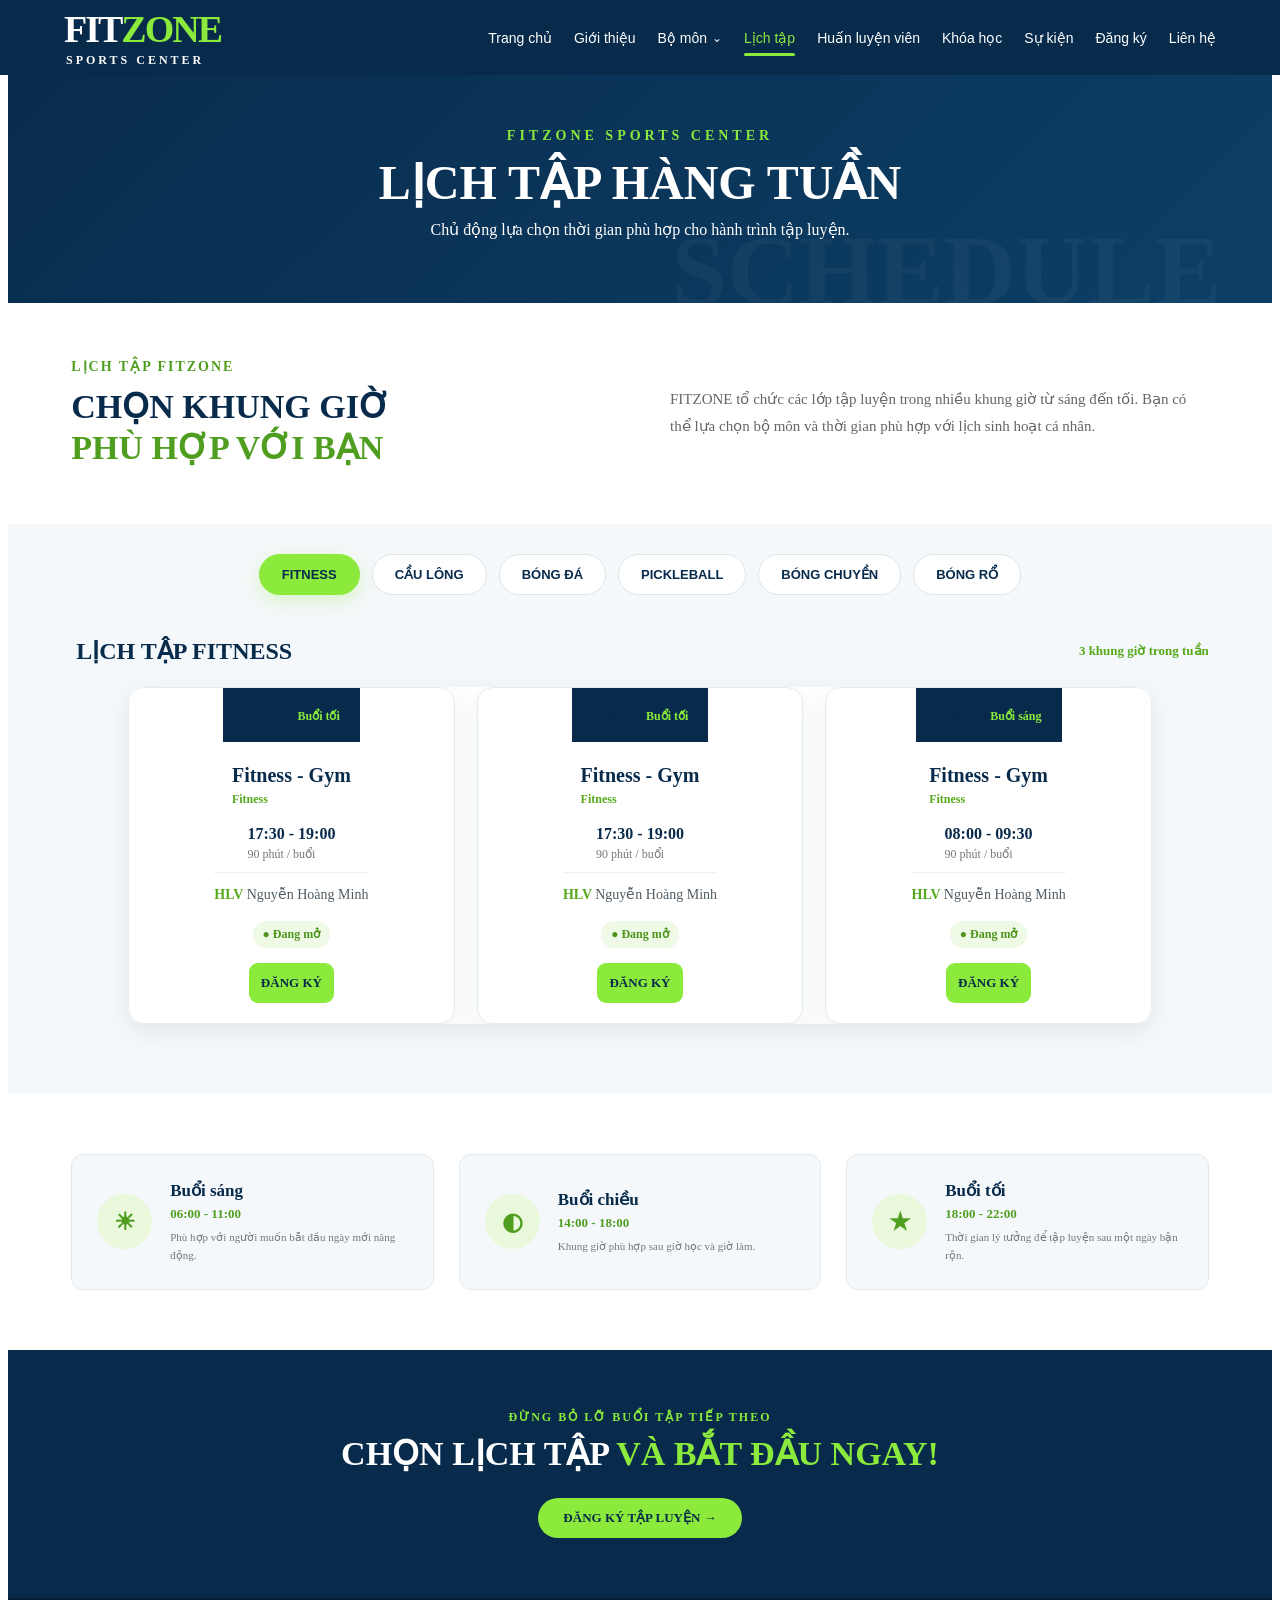
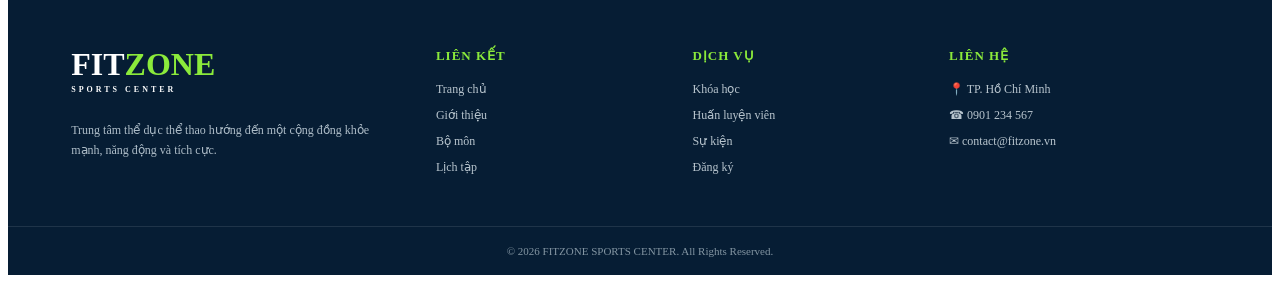
<file: lich-tap.html>
<!DOCTYPE html>
<html lang="vi">

<head>
    <meta charset="UTF-8">
    <meta name="viewport" content="width=device-width, initial-scale=1.0">

    <title>Lịch tập - FITZONE Sports Center</title>

    <link rel="stylesheet" href="css/style.css">
</head>

<body>

    <!-- HEADER -->
<header class="header">
    <div class="container navbar">

        <a href="index.html" class="logo">
            FIT<span>ZONE</span>
            <small>SPORTS CENTER</small>
        </a>

        <div class="mobile-menu-button" id="mobileMenuButton">
    <span></span>
    <span></span>
    <span></span>
</div>

<div id="site-menu"></div>

    </div>
</header>


    <!-- BANNER -->
    <section class="page-banner schedule-page-banner">

        <div class="container">

            <p>FITZONE SPORTS CENTER</p>

            <h1>LỊCH TẬP HÀNG TUẦN</h1>

            <span>
                Chủ động lựa chọn thời gian phù hợp cho hành trình tập luyện.
            </span>

        </div>

    </section>


    <!-- GIỚI THIỆU -->
    <section class="schedule-intro">

        <div class="container schedule-intro-box">

            <div>
                <p class="section-label">LỊCH TẬP FITZONE</p>

                <h2>
                    CHỌN KHUNG GIỜ
                    <span>PHÙ HỢP VỚI BẠN</span>
                </h2>
            </div>

            <p>
                FITZONE tổ chức các lớp tập luyện trong nhiều khung giờ
                từ sáng đến tối. Bạn có thể lựa chọn bộ môn và thời gian
                phù hợp với lịch sinh hoạt cá nhân.
            </p>

        </div>

    </section>


<!-- =========================
     LỊCH TẬP THEO BỘ MÔN
========================== -->

<section class="weekly-schedule">

    <div class="container">

        <!-- BỘ LỌC BỘ MÔN -->
        <div class="schedule-filter">

            <button class="schedule-filter-btn active" type="button" data-filter="fitness">
                FITNESS
            </button>

            <button class="schedule-filter-btn" type="button" data-filter="caulong">
                CẦU LÔNG
            </button>

            <button class="schedule-filter-btn" type="button" data-filter="bongda">
                BÓNG ĐÁ
            </button>

            <button class="schedule-filter-btn" type="button" data-filter="pickleball">
                PICKLEBALL
            </button>

            <button class="schedule-filter-btn" type="button" data-filter="bongchuyen">
                BÓNG CHUYỀN
            </button>

            <button class="schedule-filter-btn" type="button" data-filter="bongro">
                BÓNG RỔ
            </button>

        </div>


        <!-- =========================
             FITNESS
        ========================== -->

        <div class="schedule-group active-group" data-group="fitness">

            <div class="schedule-group-title">
                <span>LỊCH TẬP FITNESS</span>
                <small>3 khung giờ trong tuần</small>
            </div>

            <div class="weekly-table">

                <div class="weekly-row">
                    <div class="schedule-day">
                        <strong>THỨ 2</strong>
                        <small>Buổi tối</small>
                    </div>

                    <div>
                        <strong>Fitness - Gym</strong>
                        <small>Fitness</small>
                    </div>

                    <div>
                        <strong>17:30 - 19:00</strong>
                        <small>90 phút / buổi</small>
                    </div>

                    <div class="schedule-coach">
                        Nguyễn Hoàng Minh
                    </div>

                    <div>
                        <span class="schedule-status open">● Đang mở</span>
                    </div>

                    <div>
                        <a href="dang-ky.html?course=fitness" class="schedule-register">
                            ĐĂNG KÝ
                        </a>
                    </div>
                </div>


                <div class="weekly-row">
                    <div class="schedule-day">
                        <strong>THỨ 4</strong>
                        <small>Buổi tối</small>
                    </div>

                    <div>
                        <strong>Fitness - Gym</strong>
                        <small>Fitness</small>
                    </div>

                    <div>
                        <strong>17:30 - 19:00</strong>
                        <small>90 phút / buổi</small>
                    </div>

                    <div class="schedule-coach">
                        Nguyễn Hoàng Minh
                    </div>

                    <div>
                        <span class="schedule-status open">● Đang mở</span>
                    </div>

                    <div>
                        <a href="dang-ky.html?course=fitness" class="schedule-register">
                            ĐĂNG KÝ
                        </a>
                    </div>
                </div>


                <div class="weekly-row">
                    <div class="schedule-day">
                        <strong>THỨ 7</strong>
                        <small>Buổi sáng</small>
                    </div>

                    <div>
                        <strong>Fitness - Gym</strong>
                        <small>Fitness</small>
                    </div>

                    <div>
                        <strong>08:00 - 09:30</strong>
                        <small>90 phút / buổi</small>
                    </div>

                    <div class="schedule-coach">
                        Nguyễn Hoàng Minh
                    </div>

                    <div>
                        <span class="schedule-status open">● Đang mở</span>
                    </div>

                    <div>
                        <a href="dang-ky.html?course=fitness" class="schedule-register">
                            ĐĂNG KÝ
                        </a>
                    </div>
                </div>

            </div>
        </div>


        <!-- =========================
             CẦU LÔNG
        ========================== -->

        <div class="schedule-group" data-group="caulong">

            <div class="schedule-group-title">
                <span>LỊCH TẬP CẦU LÔNG</span>
                <small>3 khung giờ trong tuần</small>
            </div>

            <div class="weekly-table">

                <div class="weekly-row">
                    <div class="schedule-day">
                        <strong>THỨ 3</strong>
                        <small>Buổi tối</small>
                    </div>

                    <div>
                        <strong>Cầu lông</strong>
                        <small>Cầu lông</small>
                    </div>

                    <div>
                        <strong>18:00 - 19:30</strong>
                        <small>90 phút / buổi</small>
                    </div>

                    <div class="schedule-coach">
                        Lê Quang Huy
                    </div>

                    <div>
                        <span class="schedule-status open">● Đang mở</span>
                    </div>

                    <div>
                        <a href="dang-ky.html?course=caulong" class="schedule-register">
                            ĐĂNG KÝ
                        </a>
                    </div>
                </div>


                <div class="weekly-row">
                    <div class="schedule-day">
                        <strong>THỨ 5</strong>
                        <small>Buổi tối</small>
                    </div>

                    <div>
                        <strong>Cầu lông</strong>
                        <small>Cầu lông</small>
                    </div>

                    <div>
                        <strong>18:00 - 19:30</strong>
                        <small>90 phút / buổi</small>
                    </div>

                    <div class="schedule-coach">
                        Lê Quang Huy
                    </div>

                    <div>
                        <span class="schedule-status open">● Đang mở</span>
                    </div>

                    <div>
                        <a href="dang-ky.html?course=caulong" class="schedule-register">
                            ĐĂNG KÝ
                        </a>
                    </div>
                </div>


                <div class="weekly-row">
                    <div class="schedule-day">
                        <strong>CHỦ NHẬT</strong>
                        <small>Buổi sáng</small>
                    </div>

                    <div>
                        <strong>Cầu lông</strong>
                        <small>Cầu lông</small>
                    </div>

                    <div>
                        <strong>08:00 - 09:30</strong>
                        <small>90 phút / buổi</small>
                    </div>

                    <div class="schedule-coach">
                        Lê Quang Huy
                    </div>

                    <div>
                        <span class="schedule-status open">● Đang mở</span>
                    </div>

                    <div>
                        <a href="dang-ky.html?course=caulong" class="schedule-register">
                            ĐĂNG KÝ
                        </a>
                    </div>
                </div>

            </div>
        </div>


        <!-- =========================
             BÓNG ĐÁ
        ========================== -->

        <div class="schedule-group" data-group="bongda">

            <div class="schedule-group-title">
                <span>LỊCH TẬP BÓNG ĐÁ</span>
                <small>3 khung giờ trong tuần</small>
            </div>

            <div class="weekly-table">

                <div class="weekly-row">
                    <div class="schedule-day">
                        <strong>THỨ 4</strong>
                        <small>Buổi chiều</small>
                    </div>

                    <div>
                        <strong>Bóng đá</strong>
                        <small>Bóng đá</small>
                    </div>

                    <div>
                        <strong>17:00 - 18:30</strong>
                        <small>90 phút / buổi</small>
                    </div>

                    <div class="schedule-coach">
                        Phạm Tuấn Kiệt
                    </div>

                    <div>
                        <span class="schedule-status open">● Đang mở</span>
                    </div>

                    <div>
                        <a href="dang-ky.html?course=bongda" class="schedule-register">
                            ĐĂNG KÝ
                        </a>
                    </div>
                </div>


                <div class="weekly-row">
                    <div class="schedule-day">
                        <strong>THỨ 6</strong>
                        <small>Buổi chiều</small>
                    </div>

                    <div>
                        <strong>Bóng đá</strong>
                        <small>Bóng đá</small>
                    </div>

                    <div>
                        <strong>17:00 - 18:30</strong>
                        <small>90 phút / buổi</small>
                    </div>

                    <div class="schedule-coach">
                        Phạm Tuấn Kiệt
                    </div>

                    <div>
                        <span class="schedule-status open">● Đang mở</span>
                    </div>

                    <div>
                        <a href="dang-ky.html?course=bongda" class="schedule-register">
                            ĐĂNG KÝ
                        </a>
                    </div>
                </div>


                <div class="weekly-row">
                    <div class="schedule-day">
                        <strong>CHỦ NHẬT</strong>
                        <small>Buổi chiều</small>
                    </div>

                    <div>
                        <strong>Bóng đá</strong>
                        <small>Bóng đá</small>
                    </div>

                    <div>
                        <strong>15:00 - 16:30</strong>
                        <small>90 phút / buổi</small>
                    </div>

                    <div class="schedule-coach">
                        Phạm Tuấn Kiệt
                    </div>

                    <div>
                        <span class="schedule-status open">● Đang mở</span>
                    </div>

                    <div>
                        <a href="dang-ky.html?course=bongda" class="schedule-register">
                            ĐĂNG KÝ
                        </a>
                    </div>
                </div>

            </div>
        </div>


        <!-- =========================
             PICKLEBALL
        ========================== -->

        <div class="schedule-group" data-group="pickleball">

            <div class="schedule-group-title">
                <span>LỊCH TẬP PICKLEBALL</span>
                <small>3 khung giờ trong tuần</small>
            </div>

            <div class="weekly-table">

                <div class="weekly-row">
                    <div class="schedule-day">
                        <strong>THỨ 2</strong>
                        <small>Buổi tối</small>
                    </div>

                    <div>
                        <strong>Pickleball</strong>
                        <small>Pickleball</small>
                    </div>

                    <div>
                        <strong>18:00 - 19:30</strong>
                        <small>90 phút / buổi</small>
                    </div>

                    <div class="schedule-coach">
                        Trần Ngọc Anh
                    </div>

                    <div>
                        <span class="schedule-status open">● Đang mở</span>
                    </div>

                    <div>
                        <a href="dang-ky.html?course=pickleball" class="schedule-register">
                            ĐĂNG KÝ
                        </a>
                    </div>
                </div>


                <div class="weekly-row">
                    <div class="schedule-day">
                        <strong>THỨ 5</strong>
                        <small>Buổi tối</small>
                    </div>

                    <div>
                        <strong>Pickleball</strong>
                        <small>Pickleball</small>
                    </div>

                    <div>
                        <strong>18:00 - 19:30</strong>
                        <small>90 phút / buổi</small>
                    </div>

                    <div class="schedule-coach">
                        Trần Ngọc Anh
                    </div>

                    <div>
                        <span class="schedule-status almost">● Gần đầy</span>
                    </div>

                    <div>
                        <a href="dang-ky.html?course=pickleball" class="schedule-register">
                            ĐĂNG KÝ
                        </a>
                    </div>
                </div>


                <div class="weekly-row">
                    <div class="schedule-day">
                        <strong>THỨ 7</strong>
                        <small>Buổi chiều</small>
                    </div>

                    <div>
                        <strong>Pickleball</strong>
                        <small>Pickleball</small>
                    </div>

                    <div>
                        <strong>15:00 - 16:30</strong>
                        <small>90 phút / buổi</small>
                    </div>

                    <div class="schedule-coach">
                        Trần Ngọc Anh
                    </div>

                    <div>
                        <span class="schedule-status open">● Đang mở</span>
                    </div>

                    <div>
                        <a href="dang-ky.html?course=pickleball" class="schedule-register">
                            ĐĂNG KÝ
                        </a>
                    </div>
                </div>

            </div>
        </div>


        <!-- =========================
             BÓNG CHUYỀN
        ========================== -->

        <div class="schedule-group" data-group="bongchuyen">

            <div class="schedule-group-title">
                <span>LỊCH TẬP BÓNG CHUYỀN</span>
                <small>3 khung giờ trong tuần</small>
            </div>

            <div class="weekly-table">

                <div class="weekly-row">
                    <div class="schedule-day">
                        <strong>THỨ 3</strong>
                        <small>Buổi chiều</small>
                    </div>

                    <div>
                        <strong>Bóng chuyền</strong>
                        <small>Bóng chuyền</small>
                    </div>

                    <div>
                        <strong>17:30 - 19:00</strong>
                        <small>90 phút / buổi</small>
                    </div>

                    <div class="schedule-coach">
                        Nguyễn Thu Trang
                    </div>

                    <div>
                        <span class="schedule-status open">● Đang mở</span>
                    </div>

                    <div>
                        <a href="dang-ky.html?course=bongchuyen" class="schedule-register">
                            ĐĂNG KÝ
                        </a>
                    </div>
                </div>


                <div class="weekly-row">
                    <div class="schedule-day">
                        <strong>THỨ 6</strong>
                        <small>Buổi tối</small>
                    </div>

                    <div>
                        <strong>Bóng chuyền</strong>
                        <small>Bóng chuyền</small>
                    </div>

                    <div>
                        <strong>17:30 - 19:00</strong>
                        <small>90 phút / buổi</small>
                    </div>

                    <div class="schedule-coach">
                        Nguyễn Thu Trang
                    </div>

                    <div>
                        <span class="schedule-status almost">● Gần đầy</span>
                    </div>

                    <div>
                        <a href="dang-ky.html?course=bongchuyen" class="schedule-register">
                            ĐĂNG KÝ
                        </a>
                    </div>
                </div>


                <div class="weekly-row">
                    <div class="schedule-day">
                        <strong>CHỦ NHẬT</strong>
                        <small>Buổi sáng</small>
                    </div>

                    <div>
                        <strong>Bóng chuyền</strong>
                        <small>Bóng chuyền</small>
                    </div>

                    <div>
                        <strong>08:00 - 09:30</strong>
                        <small>90 phút / buổi</small>
                    </div>

                    <div class="schedule-coach">
                        Nguyễn Thu Trang
                    </div>

                    <div>
                        <span class="schedule-status open">● Đang mở</span>
                    </div>

                    <div>
                        <a href="dang-ky.html?course=bongchuyen" class="schedule-register">
                            ĐĂNG KÝ
                        </a>
                    </div>
                </div>

            </div>
        </div>


        <!-- =========================
             BÓNG RỔ
        ========================== -->

        <div class="schedule-group" data-group="bongro">

            <div class="schedule-group-title">
                <span>LỊCH TẬP BÓNG RỔ</span>
                <small>3 khung giờ trong tuần</small>
            </div>

            <div class="weekly-table">

                <div class="weekly-row">
                    <div class="schedule-day">
                        <strong>THỨ 4</strong>
                        <small>Buổi tối</small>
                    </div>

                    <div>
                        <strong>Bóng rổ</strong>
                        <small>Bóng rổ</small>
                    </div>

                    <div>
                        <strong>18:00 - 19:30</strong>
                        <small>90 phút / buổi</small>
                    </div>

                    <div class="schedule-coach">
                        Đặng Hoàng Long
                    </div>

                    <div>
                        <span class="schedule-status open">● Đang mở</span>
                    </div>

                    <div>
                        <a href="dang-ky.html?course=bongro" class="schedule-register">
                            ĐĂNG KÝ
                        </a>
                    </div>
                </div>


                <div class="weekly-row">
                    <div class="schedule-day">
                        <strong>THỨ 7</strong>
                        <small>Buổi sáng</small>
                    </div>

                    <div>
                        <strong>Bóng rổ</strong>
                        <small>Bóng rổ</small>
                    </div>

                    <div>
                        <strong>08:00 - 09:30</strong>
                        <small>90 phút / buổi</small>
                    </div>

                    <div class="schedule-coach">
                        Đặng Hoàng Long
                    </div>

                    <div>
                        <span class="schedule-status open">● Đang mở</span>
                    </div>

                    <div>
                        <a href="dang-ky.html?course=bongro" class="schedule-register">
                            ĐĂNG KÝ
                        </a>
                    </div>
                </div>


                <div class="weekly-row">
                    <div class="schedule-day">
                        <strong>CHỦ NHẬT</strong>
                        <small>Buổi chiều</small>
                    </div>

                    <div>
                        <strong>Bóng rổ</strong>
                        <small>Bóng rổ</small>
                    </div>

                    <div>
                        <strong>15:00 - 16:30</strong>
                        <small>90 phút / buổi</small>
                    </div>

                    <div class="schedule-coach">
                        Đặng Hoàng Long
                    </div>

                    <div>
                        <span class="schedule-status open">● Đang mở</span>
                    </div>

                    <div>
                        <a href="dang-ky.html?course=bongro" class="schedule-register">
                            ĐĂNG KÝ
                        </a>
                    </div>
                </div>

            </div>
        </div>

    </div>

</section>


    <!-- THỜI GIAN HOẠT ĐỘNG -->
    <section class="schedule-info">

        <div class="container schedule-info-grid">

            <div class="schedule-info-card">

                <div class="schedule-info-icon">☀</div>

                <div>
                    <h3>Buổi sáng</h3>

                    <p>
                        06:00 - 11:00
                    </p>

                    <span>
                        Phù hợp với người muốn bắt đầu ngày mới năng động.
                    </span>
                </div>

            </div>


            <div class="schedule-info-card">

                <div class="schedule-info-icon">◐</div>

                <div>
                    <h3>Buổi chiều</h3>

                    <p>
                        14:00 - 18:00
                    </p>

                    <span>
                        Khung giờ phù hợp sau giờ học và giờ làm.
                    </span>
                </div>

            </div>


            <div class="schedule-info-card">

                <div class="schedule-info-icon">★</div>

                <div>
                    <h3>Buổi tối</h3>

                    <p>
                        18:00 - 22:00
                    </p>

                    <span>
                        Thời gian lý tưởng để tập luyện sau một ngày bận rộn.
                    </span>
                </div>

            </div>

        </div>

    </section>


    <!-- CTA -->
    <section class="sports-cta">

        <div class="container">

            <p>ĐỪNG BỎ LỠ BUỔI TẬP TIẾP THEO</p>

            <h2>
                CHỌN LỊCH TẬP
                <span>VÀ BẮT ĐẦU NGAY!</span>
            </h2>

            <a href="dang-ky.html" class="contact-btn">
                ĐĂNG KÝ TẬP LUYỆN →
            </a>

        </div>

    </section>


    <!-- FOOTER -->
    <footer class="footer-main">

        <div class="container footer-grid">

            <div class="footer-about">

                <a href="index.html" class="footer-logo">
                    FIT<span>ZONE</span>
                    <small>SPORTS CENTER</small>
                </a>

                <p>
                    Trung tâm thể dục thể thao hướng đến một cộng đồng
                    khỏe mạnh, năng động và tích cực.
                </p>

            </div>

            <div class="footer-column">

                <h3>LIÊN KẾT</h3>

                <a href="index.html">Trang chủ</a>
                <a href="gioi-thieu.html">Giới thiệu</a>
                <a href="bo-mon.html">Bộ môn</a>
                <a href="lich-tap.html">Lịch tập</a>

            </div>

            <div class="footer-column">

                <h3>DỊCH VỤ</h3>

                <a href="#">Khóa học</a>
                <a href="#">Huấn luyện viên</a>
                <a href="#">Sự kiện</a>
                <a href="dang-ky.html">Đăng ký</a>

            </div>

            <div class="footer-column">

                <h3>LIÊN HỆ</h3>

                <span>📍 TP. Hồ Chí Minh</span>
                <span>☎ 0901 234 567</span>
                <span>✉ contact@fitzone.vn</span>

            </div>

        </div>

        <div class="footer-bottom">

            <p>
                © 2026 FITZONE SPORTS CENTER. All Rights Reserved.
            </p>

        </div>

    </footer>

    <script>
/* =========================================
   CHUYỂN LỊCH THEO BỘ MÔN
========================================= */

(function () {

    const filterButtons =
        document.querySelectorAll(".schedule-filter-btn");

    const scheduleGroups =
        document.querySelectorAll(".schedule-group");

    if (!filterButtons.length || !scheduleGroups.length) {
        return;
    }

    filterButtons.forEach(function (button) {

        button.addEventListener("click", function () {

            const filter =
                button.getAttribute("data-filter");


            /* Đổi nút đang chọn */

            filterButtons.forEach(function (item) {
                item.classList.remove("active");
            });

            button.classList.add("active");


            /* Hiển thị đúng môn */

            scheduleGroups.forEach(function (group) {

                const groupName =
                    group.getAttribute("data-group");

                if (groupName === filter) {

                    group.classList.add("active-group");

                } else {

                    group.classList.remove("active-group");

                }

            });

        });

    });

})();
</script>

<script src="js/script.js"></script>

    <script src="js/script.js"></script>

</body>

</html>
</file>
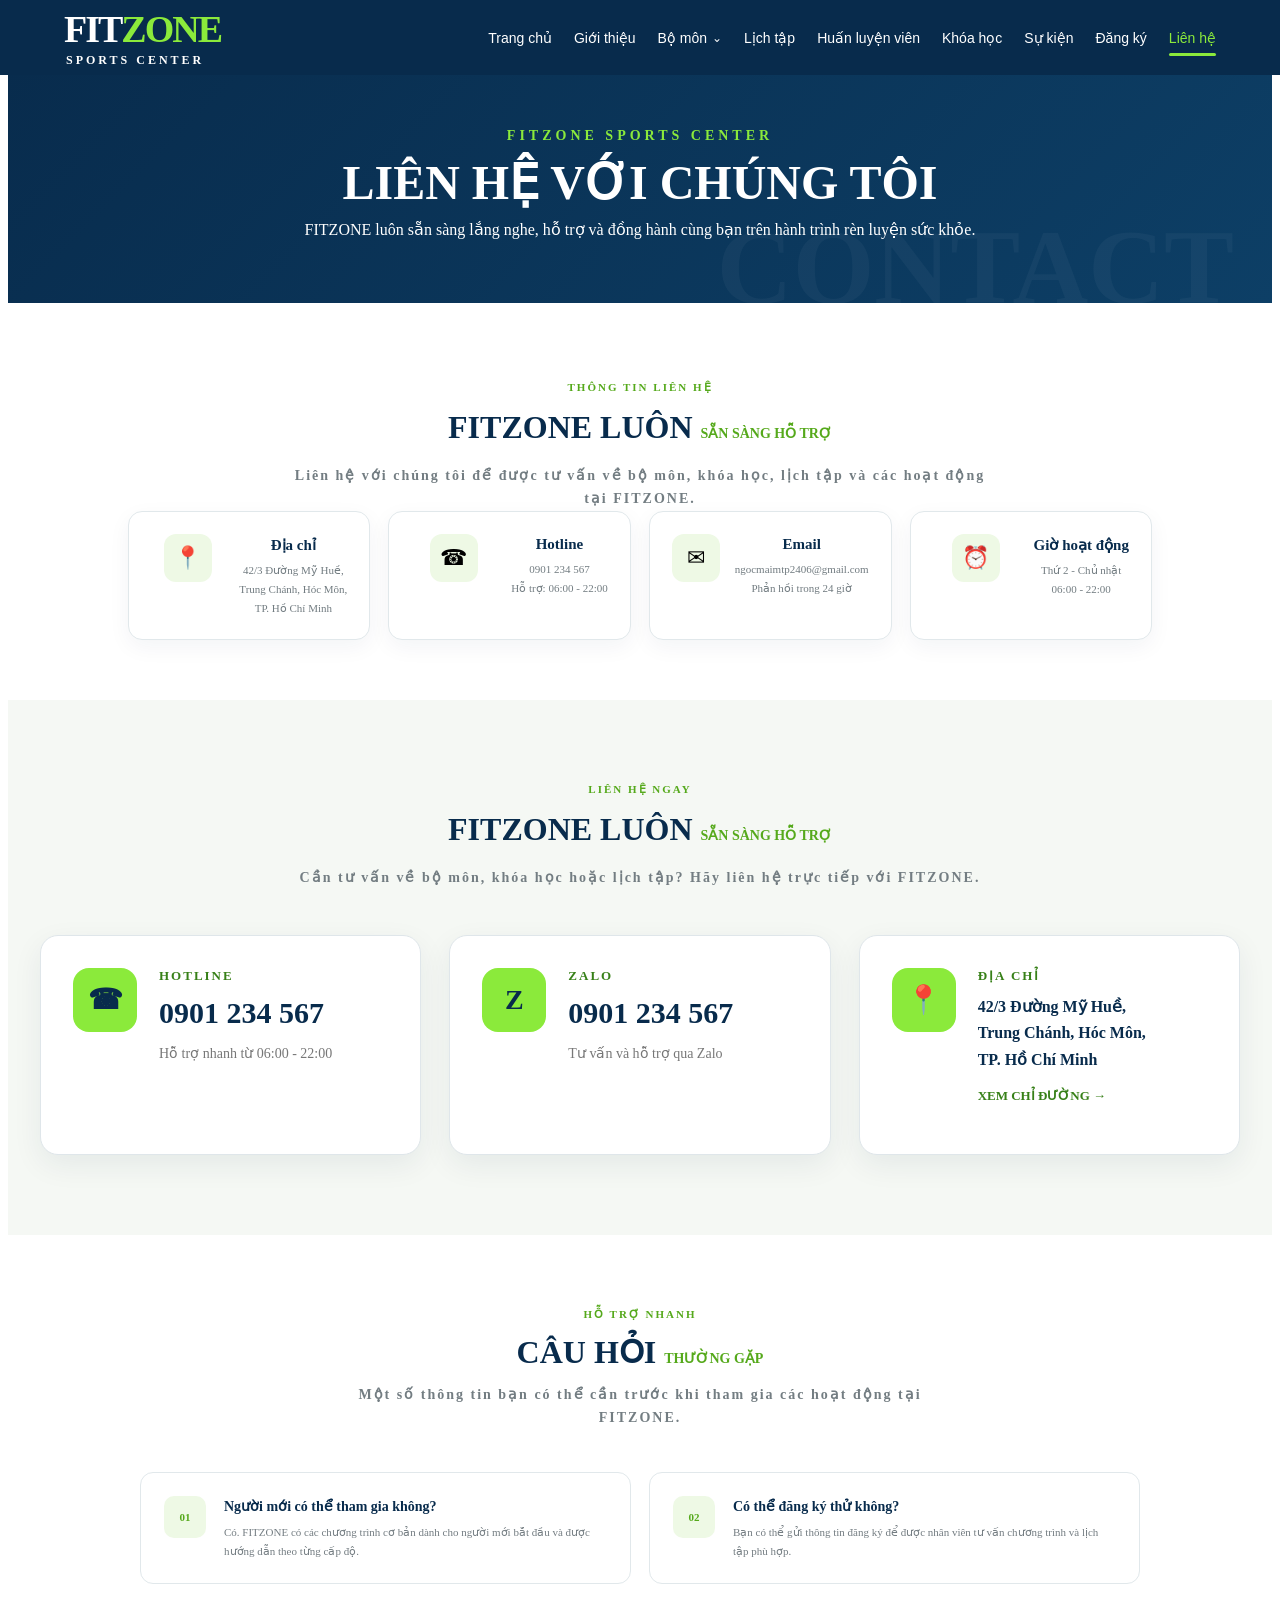
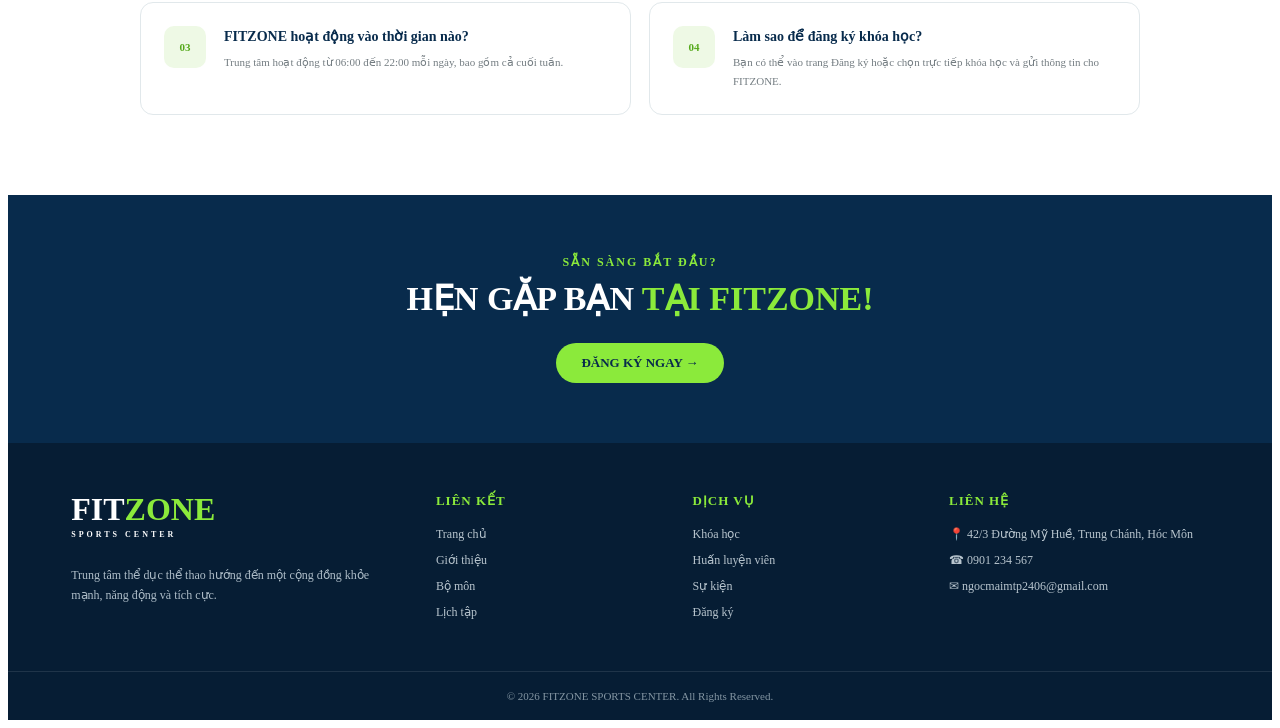
<file: lien-he.html>
<!DOCTYPE html>
<html lang="vi">

<head>

    <meta charset="UTF-8">
    <meta name="viewport" content="width=device-width, initial-scale=1.0">

    <title>Liên hệ - FITZONE Sports Center</title>

    <link rel="stylesheet" href="css/style.css">


    <style>

        /* =====================================================
           LIÊN HỆ NHANH
        ===================================================== */

        .contact-main {
            padding: 80px 0;
        }

        .contact-main > .container {
            width: 100%;
        }


        /* TIÊU ĐỀ */

        .contact-heading {
            text-align: center;
            margin-bottom: 0;
        }

        .contact-heading p {
            margin-bottom: 12px;
        }

        .contact-heading h2 {
            margin-bottom: 18px;
        }

        .contact-heading > span {
            display: block;
            max-width: 750px;
            margin: 0 auto;
            line-height: 1.7;
        }


        /* 3 Ô LIÊN HỆ */

        .quick-contact-grid {

            width: 100%;

            display: grid;

            grid-template-columns:
                repeat(3, minmax(0, 1fr));

            gap: 28px;

            margin-top: 45px;
        }


        .quick-contact-card {

            min-width: 0;

            min-height: 220px;

            padding: 32px;

            background: #ffffff;

            border: 1px solid #dfe6ea;

            border-radius: 18px;

            box-sizing: border-box;

            display: flex;

            align-items: flex-start;

            gap: 22px;

            box-shadow:
                0 10px 30px rgba(8, 43, 76, 0.07);

            transition: .3s ease;
        }


        .quick-contact-card:hover {

            transform: translateY(-5px);

            box-shadow:
                0 16px 35px rgba(8, 43, 76, 0.12);
        }


        /* ICON */

        .quick-contact-icon {

            width: 64px;

            height: 64px;

            min-width: 64px;

            border-radius: 16px;

            background: #8bea3b;

            color: #082b4c;

            display: flex;

            align-items: center;

            justify-content: center;

            font-size: 28px;

            font-weight: 900;
        }


        /* NỘI DUNG */

        .quick-contact-content {

            min-width: 0;
        }


        .quick-contact-content p {

            margin: 0 0 10px;

            color: #378018;

            font-size: 13px;

            font-weight: 900;

            letter-spacing: 2px;
        }


        /* SỐ ĐIỆN THOẠI */

        .quick-contact-content a {

            display: block;

            color: #082b4c;

            text-decoration: none;

            font-size: 30px;

            line-height: 1.25;

            font-weight: 900;

            white-space: nowrap;
        }


        .quick-contact-content a:hover {

            color: #378018;
        }


        /* MÔ TẢ */

        .quick-contact-content span {

            display: block;

            margin-top: 12px;

            color: #777;

            font-size: 14px;

            line-height: 1.6;
        }


        /* ĐỊA CHỈ */

        .quick-contact-content strong {

            display: block;

            color: #082b4c;

            font-size: 16px;

            line-height: 1.65;

            font-weight: 800;
        }


        /* NÚT GOOGLE MAP */

        .quick-map-btn {

            display: inline-block !important;

            margin-top: 15px !important;

            color: #378018 !important;

            font-size: 13px !important;

            font-weight: 900 !important;

            text-decoration: none !important;

            white-space: nowrap;
        }


        .quick-map-btn:hover {

            color: #082b4c !important;
        }


        /* =====================================================
           FAQ
        ===================================================== */

        .contact-faq {

            padding-top: 70px;
            padding-bottom: 80px;
        }


        /* =====================================================
           RESPONSIVE
        ===================================================== */

        @media (max-width: 1050px) {

            .quick-contact-grid {

                grid-template-columns:
                    repeat(2, minmax(0, 1fr));
            }

            .address-card {

                grid-column: 1 / -1;
            }

        }


        @media (max-width: 650px) {

            .quick-contact-grid {

                grid-template-columns: 1fr;
            }

            .address-card {

                grid-column: auto;
            }

            .quick-contact-card {

                min-height: auto;

                padding: 25px;
            }

            .quick-contact-content a {

                font-size: 26px;
            }

        }

    </style>

</head>


<body>


<!-- =====================================================
     HEADER
===================================================== -->

<header class="header">

    <div class="container navbar">

        <a href="index.html" class="logo">

            FIT<span>ZONE</span>

            <small>
                SPORTS CENTER
            </small>

        </a>


        <div class="mobile-menu-button" id="mobileMenuButton">
    <span></span>
    <span></span>
    <span></span>
</div>

<div id="site-menu"></div>

    </div>

</header>



<!-- =====================================================
     BANNER
===================================================== -->

<section class="page-banner contact-page-banner">

    <div class="container">

        <p>
            FITZONE SPORTS CENTER
        </p>

        <h1>
            LIÊN HỆ VỚI CHÚNG TÔI
        </h1>

        <span>

            FITZONE luôn sẵn sàng lắng nghe,
            hỗ trợ và đồng hành cùng bạn
            trên hành trình rèn luyện sức khỏe.

        </span>

    </div>

</section>



<!-- =====================================================
     THÔNG TIN LIÊN HỆ
===================================================== -->

<section class="contact-page">

    <div class="container">

        <div class="section-heading contact-heading">

            <p>
                THÔNG TIN LIÊN HỆ
            </p>

            <h2>

                FITZONE LUÔN

                <span>
                    SẴN SÀNG HỖ TRỢ
                </span>

            </h2>

            <span>

                Liên hệ với chúng tôi để được tư vấn
                về bộ môn, khóa học, lịch tập
                và các hoạt động tại FITZONE.

            </span>

        </div>


        <div class="contact-page-grid">


            <!-- ĐỊA CHỈ -->

            <div class="contact-page-card">

                <div class="contact-page-icon">
                    📍
                </div>

                <div>

                    <h3>
                        Địa chỉ
                    </h3>

                    <p>

                        42/3 Đường Mỹ Huề,<br>

                        Trung Chánh, Hóc Môn,<br>

                        TP. Hồ Chí Minh

                    </p>

                </div>

            </div>



            <!-- HOTLINE -->

            <div class="contact-page-card">

                <div class="contact-page-icon">
                    ☎
                </div>

                <div>

                    <h3>
                        Hotline
                    </h3>

                    <p>

                        0901 234 567<br>

                        Hỗ trợ: 06:00 - 22:00

                    </p>

                </div>

            </div>



            <!-- EMAIL -->

            <div class="contact-page-card">

                <div class="contact-page-icon">
                    ✉
                </div>

                <div>

                    <h3>
                        Email
                    </h3>

                    <p>

                        ngocmaimtp2406@gmail.com<br>

                        Phản hồi trong 24 giờ

                    </p>

                </div>

            </div>



            <!-- GIỜ HOẠT ĐỘNG -->

            <div class="contact-page-card">

                <div class="contact-page-icon">
                    ⏰
                </div>

                <div>

                    <h3>
                        Giờ hoạt động
                    </h3>

                    <p>

                        Thứ 2 - Chủ nhật<br>

                        06:00 - 22:00

                    </p>

                </div>

            </div>


        </div>

    </div>

</section>



<!-- =====================================================
     LIÊN HỆ NHANH
===================================================== -->

<section class="contact-main">

    <div class="container">


        <div class="section-heading contact-heading">

            <p>
                LIÊN HỆ NGAY
            </p>

            <h2>

                FITZONE LUÔN

                <span>
                    SẴN SÀNG HỖ TRỢ
                </span>

            </h2>

            <span>

                Cần tư vấn về bộ môn,
                khóa học hoặc lịch tập?
                Hãy liên hệ trực tiếp với FITZONE.

            </span>

        </div>



        <div class="quick-contact-grid">


            <!-- =================================================
                 HOTLINE
            ================================================== -->

            <div class="quick-contact-card">

                <div class="quick-contact-icon">
                    ☎
                </div>


                <div class="quick-contact-content">

                    <p>
                        HOTLINE
                    </p>


                    <a href="tel:0901234567">

                        0901 234 567

                    </a>


                    <span>

                        Hỗ trợ nhanh từ 06:00 - 22:00

                    </span>

                </div>

            </div>



            <!-- =================================================
                 ZALO
            ================================================== -->

            <div class="quick-contact-card">

                <div class="quick-contact-icon">

                    Z

                </div>


                <div class="quick-contact-content">

                    <p>
                        ZALO
                    </p>


                    <a
                        href="https://zalo.me/0901234567"
                        target="_blank"
                        rel="noopener">

                        0901 234 567

                    </a>


                    <span>

                        Tư vấn và hỗ trợ qua Zalo

                    </span>

                </div>

            </div>



            <!-- =================================================
                 ĐỊA CHỈ
            ================================================== -->

            <div class="quick-contact-card address-card">

                <div class="quick-contact-icon">

                    📍

                </div>


                <div class="quick-contact-content">

                    <p>
                        ĐỊA CHỈ
                    </p>


                    <strong>

                        42/3 Đường Mỹ Huề,<br>

                        Trung Chánh, Hóc Môn,<br>

                        TP. Hồ Chí Minh

                    </strong>


                    <a
                        href="https://www.google.com/maps/search/?api=1&query=42%2F3%20%C4%90%C6%B0%E1%BB%9Dng%20M%E1%BB%B9%20Hu%E1%BB%81%2C%20Trung%20Ch%C3%A1nh%2C%20H%C3%B3c%20M%C3%B4n%2C%20TP.%20H%E1%BB%93%20Ch%C3%AD%20Minh"
                        target="_blank"
                        rel="noopener"
                        class="quick-map-btn">

                        XEM CHỈ ĐƯỜNG →

                    </a>

                </div>

            </div>


        </div>

    </div>

</section>



<!-- =====================================================
     FAQ
===================================================== -->

<section class="contact-faq">

    <div class="container">


        <div class="section-heading">

            <p>
                HỖ TRỢ NHANH
            </p>


            <h2>

                CÂU HỎI

                <span>
                    THƯỜNG GẶP
                </span>

            </h2>


            <span>

                Một số thông tin bạn có thể cần
                trước khi tham gia các hoạt động
                tại FITZONE.

            </span>

        </div>



        <div class="faq-grid">


            <!-- FAQ 01 -->

            <div class="faq-card">

                <div class="faq-number">
                    01
                </div>


                <div>

                    <h3>
                        Người mới có thể tham gia không?
                    </h3>


                    <p>

                        Có. FITZONE có các chương trình
                        cơ bản dành cho người mới bắt đầu
                        và được hướng dẫn theo từng cấp độ.

                    </p>

                </div>

            </div>



            <!-- FAQ 02 -->

            <div class="faq-card">

                <div class="faq-number">
                    02
                </div>


                <div>

                    <h3>
                        Có thể đăng ký thử không?
                    </h3>


                    <p>

                        Bạn có thể gửi thông tin đăng ký
                        để được nhân viên tư vấn chương trình
                        và lịch tập phù hợp.

                    </p>

                </div>

            </div>



            <!-- FAQ 03 -->

            <div class="faq-card">

                <div class="faq-number">
                    03
                </div>


                <div>

                    <h3>
                        FITZONE hoạt động vào thời gian nào?
                    </h3>


                    <p>

                        Trung tâm hoạt động từ 06:00
                        đến 22:00 mỗi ngày,
                        bao gồm cả cuối tuần.

                    </p>

                </div>

            </div>



            <!-- FAQ 04 -->

            <div class="faq-card">

                <div class="faq-number">
                    04
                </div>


                <div>

                    <h3>
                        Làm sao để đăng ký khóa học?
                    </h3>


                    <p>

                        Bạn có thể vào trang Đăng ký
                        hoặc chọn trực tiếp khóa học
                        và gửi thông tin cho FITZONE.

                    </p>

                </div>

            </div>


        </div>

    </div>

</section>



<!-- =====================================================
     CTA
===================================================== -->

<section class="sports-cta">

    <div class="container">

        <p>
            SẴN SÀNG BẮT ĐẦU?
        </p>


        <h2>

            HẸN GẶP BẠN

            <span>
                TẠI FITZONE!
            </span>

        </h2>


        <a
            href="dang-ky.html"
            class="contact-btn">

            ĐĂNG KÝ NGAY →

        </a>

    </div>

</section>



<!-- =====================================================
     FOOTER
===================================================== -->

<footer class="footer-main">

    <div class="container footer-grid">


        <!-- GIỚI THIỆU -->

        <div class="footer-about">

            <a
                href="index.html"
                class="footer-logo">

                FIT<span>ZONE</span>

                <small>
                    SPORTS CENTER
                </small>

            </a>


            <p>

                Trung tâm thể dục thể thao
                hướng đến một cộng đồng
                khỏe mạnh, năng động
                và tích cực.

            </p>

        </div>



        <!-- LIÊN KẾT -->

        <div class="footer-column">

            <h3>
                LIÊN KẾT
            </h3>


            <a href="index.html">
                Trang chủ
            </a>


            <a href="gioi-thieu.html">
                Giới thiệu
            </a>


            <a href="bo-mon.html">
                Bộ môn
            </a>


            <a href="lich-tap.html">
                Lịch tập
            </a>

        </div>



        <!-- DỊCH VỤ -->

        <div class="footer-column">

            <h3>
                DỊCH VỤ
            </h3>


            <a href="khoa-hoc.html">
                Khóa học
            </a>


            <a href="huan-luyen-vien.html">
                Huấn luyện viên
            </a>


            <a href="su-kien.html">
                Sự kiện
            </a>


            <a href="dang-ky.html">
                Đăng ký
            </a>

        </div>



        <!-- LIÊN HỆ -->

        <div class="footer-column">

            <h3>
                LIÊN HỆ
            </h3>


            <span>

                📍 42/3 Đường Mỹ Huề,
                Trung Chánh, Hóc Môn

            </span>


            <span>

                ☎ 0901 234 567

            </span>


            <span>

                ✉ ngocmaimtp2406@gmail.com

            </span>

        </div>


    </div>



    <div class="footer-bottom">

        <p>

            © 2026 FITZONE SPORTS CENTER.
            All Rights Reserved.

        </p>

    </div>

</footer>



<!-- =====================================================
     JAVASCRIPT
===================================================== -->

<script src="js/script.js"></script>


</body>

</html>
</file>
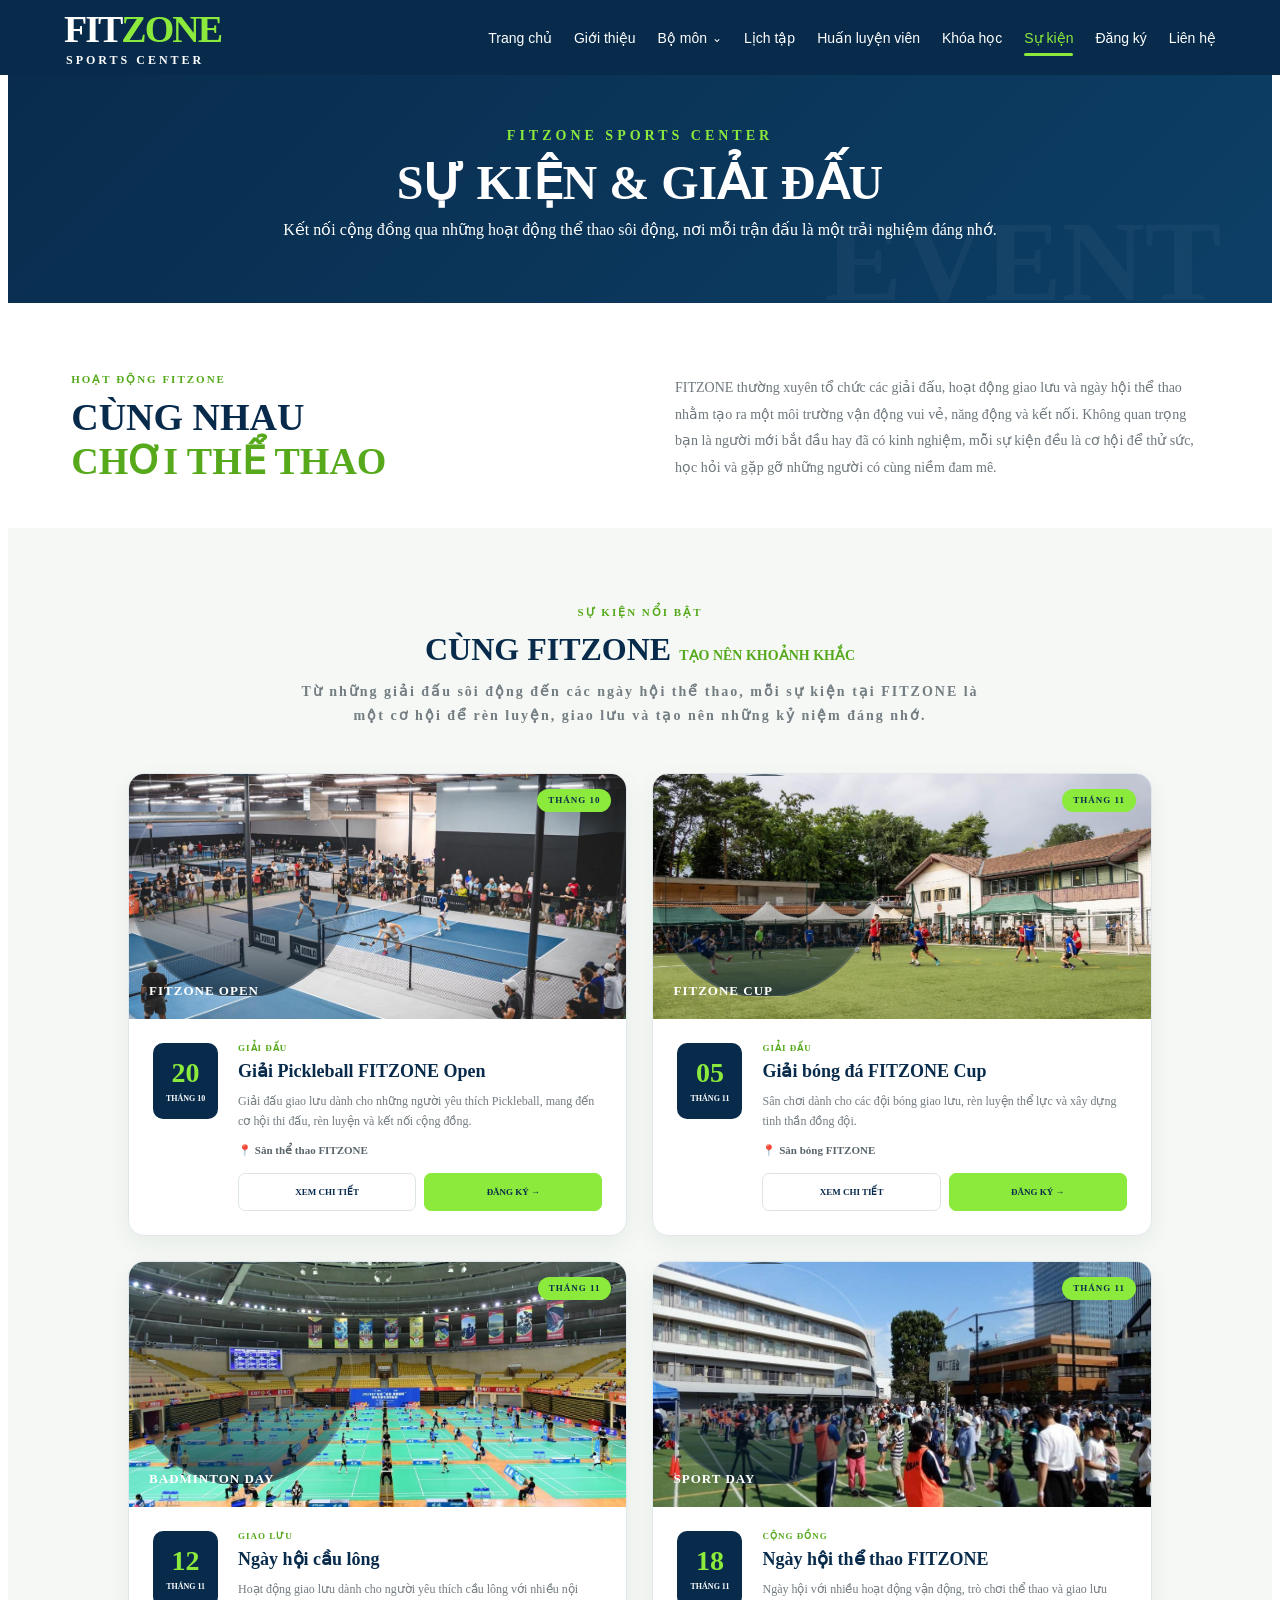
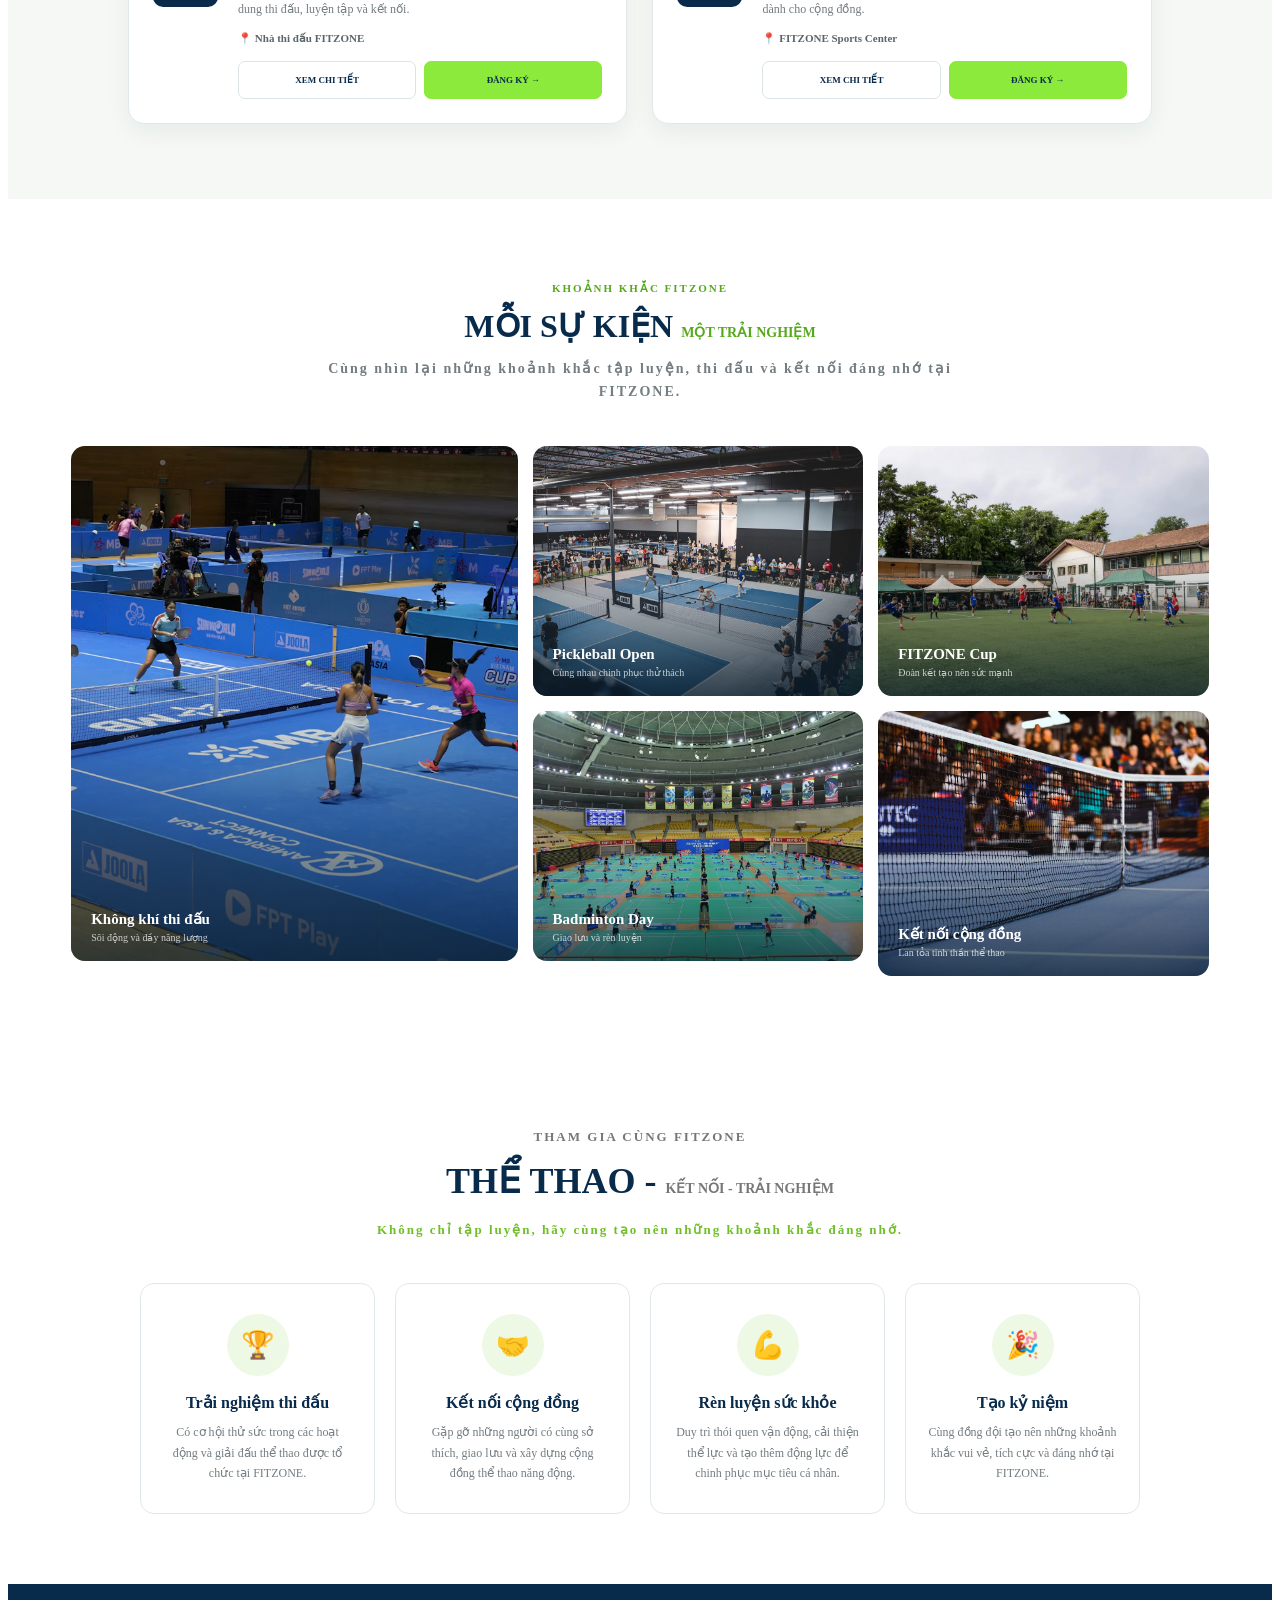
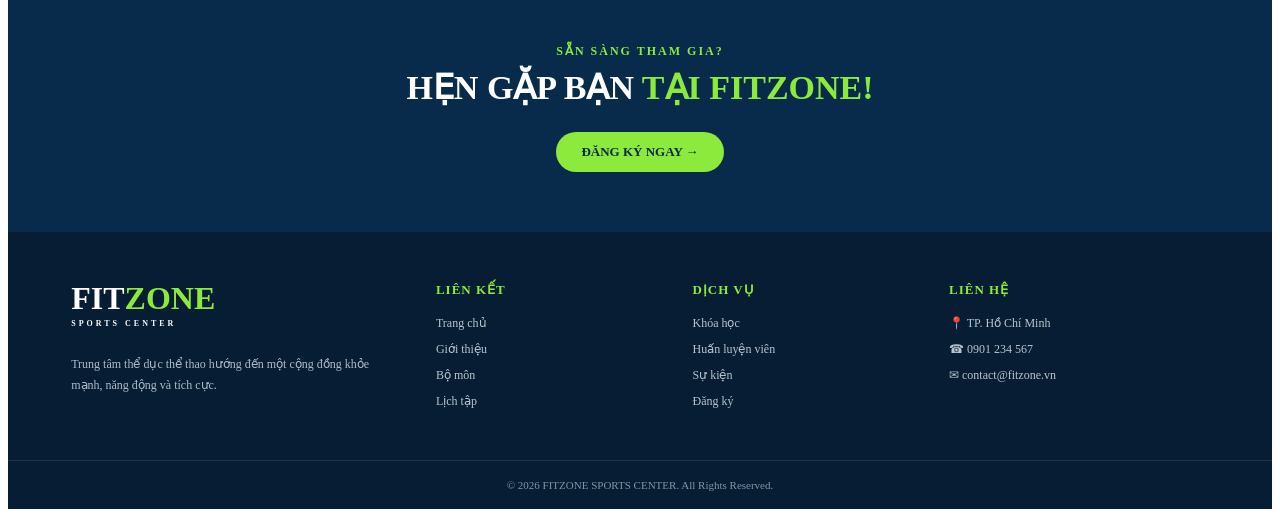
<file: su-kien.html>
<!DOCTYPE html>
<html lang="vi">

<head>
    <meta charset="UTF-8">
    <meta name="viewport" content="width=device-width, initial-scale=1.0">

    <title>Sự kiện - FITZONE Sports Center</title>

    <link rel="stylesheet" href="css/style.css">
</head>


<body>


<!-- =====================================================
     HEADER
===================================================== -->

<header class="header">

    <div class="container navbar">

        <a href="index.html" class="logo">
            FIT<span>ZONE</span>
            <small>SPORTS CENTER</small>
        </a>

        <div class="mobile-menu-button" id="mobileMenuButton">
    <span></span>
    <span></span>
    <span></span>
</div>

<div id="site-menu"></div>

    </div>

</header>



<!-- =====================================================
     BANNER
===================================================== -->

<section class="page-banner event-page-banner">

    <div class="container">

        <p>FITZONE SPORTS CENTER</p>

        <h1>SỰ KIỆN & GIẢI ĐẤU</h1>

        <span>
            Kết nối cộng đồng qua những hoạt động thể thao sôi động,
            nơi mỗi trận đấu là một trải nghiệm đáng nhớ.
        </span>

    </div>

</section>



<!-- =====================================================
     GIỚI THIỆU
===================================================== -->

<section class="event-intro">

    <div class="container event-intro-box">

        <div>

            <p class="section-label">
                HOẠT ĐỘNG FITZONE
            </p>

            <h2>
                CÙNG NHAU
                <span>CHƠI THỂ THAO</span>
            </h2>

        </div>


        <p>
            FITZONE thường xuyên tổ chức các giải đấu, hoạt động giao lưu
            và ngày hội thể thao nhằm tạo ra một môi trường vận động
            vui vẻ, năng động và kết nối.
            Không quan trọng bạn là người mới bắt đầu hay đã có kinh nghiệm,
            mỗi sự kiện đều là cơ hội để thử sức, học hỏi và gặp gỡ
            những người có cùng niềm đam mê.
        </p>

    </div>

</section>



<!-- =====================================================
     SỰ KIỆN NỔI BẬT
===================================================== -->

<section class="event-page-list">

    <div class="container">


        <div class="section-heading event-heading">

            <p>SỰ KIỆN NỔI BẬT</p>

            <h2>
                CÙNG FITZONE
                <span>TẠO NÊN KHOẢNH KHẮC</span>
            </h2>

            <span>
                Từ những giải đấu sôi động đến các ngày hội thể thao,
                mỗi sự kiện tại FITZONE là một cơ hội để rèn luyện,
                giao lưu và tạo nên những kỷ niệm đáng nhớ.
            </span>

        </div>



        <div class="event-page-grid">


            <!-- =================================================
                 EVENT 1
            ================================================== -->

            <div class="event-detail-card">

                <div class="event-detail-image pickle-event">

                    <img src="images/event-1.jpg"
                         alt="Giải Pickleball FITZONE Open">

                    <span>FITZONE OPEN</span>

                    <div class="event-month">
                        THÁNG 10
                    </div>

                </div>


                <div class="event-detail-content">


                    <div class="event-detail-date">

                        <strong>20</strong>

                        <span>THÁNG 10</span>

                    </div>


                    <div class="event-detail-info">

                        <p class="event-type">
                            GIẢI ĐẤU
                        </p>

                        <h3>
                            Giải Pickleball FITZONE Open
                        </h3>

                        <p>
                            Giải đấu giao lưu dành cho những người yêu thích
                            Pickleball, mang đến cơ hội thi đấu, rèn luyện
                            và kết nối cộng đồng.
                        </p>


                        <div class="event-location">
                            📍 Sân thể thao FITZONE
                        </div>


                        <div class="event-card-actions">

                            <button
                                class="event-view-btn"
                                data-event="pickleball">

                                XEM CHI TIẾT

                            </button>


                            <a
                                href="dang-ky.html?course=pickleball"
                                class="event-detail-btn">

                                ĐĂNG KÝ →

                            </a>

                        </div>

                    </div>

                </div>

            </div>



            <!-- =================================================
                 EVENT 2
            ================================================== -->

            <div class="event-detail-card">

                <div class="event-detail-image football-event">

                    <img src="images/event-2.jpg"
                         alt="Giải bóng đá FITZONE Cup">

                    <span>FITZONE CUP</span>

                    <div class="event-month">
                        THÁNG 11
                    </div>

                </div>


                <div class="event-detail-content">


                    <div class="event-detail-date">

                        <strong>05</strong>

                        <span>THÁNG 11</span>

                    </div>


                    <div class="event-detail-info">

                        <p class="event-type">
                            GIẢI ĐẤU
                        </p>

                        <h3>
                            Giải bóng đá FITZONE Cup
                        </h3>

                        <p>
                            Sân chơi dành cho các đội bóng giao lưu,
                            rèn luyện thể lực và xây dựng tinh thần
                            đồng đội.
                        </p>


                        <div class="event-location">
                            📍 Sân bóng FITZONE
                        </div>


                        <div class="event-card-actions">

                            <button
                                class="event-view-btn"
                                data-event="bongda">

                                XEM CHI TIẾT

                            </button>


                            <a
                                href="dang-ky.html?course=bongda"
                                class="event-detail-btn">

                                ĐĂNG KÝ →

                            </a>

                        </div>

                    </div>

                </div>

            </div>



            <!-- =================================================
                 EVENT 3
            ================================================== -->

            <div class="event-detail-card">

                <div class="event-detail-image badminton-event">

                    <img src="images/event-3.jpg"
                         alt="Ngày hội cầu lông FITZONE">

                    <span>BADMINTON DAY</span>

                    <div class="event-month">
                        THÁNG 11
                    </div>

                </div>


                <div class="event-detail-content">


                    <div class="event-detail-date">

                        <strong>12</strong>

                        <span>THÁNG 11</span>

                    </div>


                    <div class="event-detail-info">

                        <p class="event-type">
                            GIAO LƯU
                        </p>

                        <h3>
                            Ngày hội cầu lông
                        </h3>

                        <p>
                            Hoạt động giao lưu dành cho người yêu thích
                            cầu lông với nhiều nội dung thi đấu,
                            luyện tập và kết nối.
                        </p>


                        <div class="event-location">
                            📍 Nhà thi đấu FITZONE
                        </div>


                        <div class="event-card-actions">

                            <button
                                class="event-view-btn"
                                data-event="caulong">

                                XEM CHI TIẾT

                            </button>


                            <a
                                href="dang-ky.html?course=caulong"
                                class="event-detail-btn">

                                ĐĂNG KÝ →

                            </a>

                        </div>

                    </div>

                </div>

            </div>



            <!-- =================================================
                 EVENT 4
            ================================================== -->

            <div class="event-detail-card">

                <div class="event-detail-image sport-day-event">

                    <img src="images/event-4.jpg"
                         alt="Ngày hội thể thao FITZONE">

                    <span>SPORT DAY</span>

                    <div class="event-month">
                        THÁNG 11
                    </div>

                </div>


                <div class="event-detail-content">


                    <div class="event-detail-date">

                        <strong>18</strong>

                        <span>THÁNG 11</span>

                    </div>


                    <div class="event-detail-info">

                        <p class="event-type">
                            CỘNG ĐỒNG
                        </p>

                        <h3>
                            Ngày hội thể thao FITZONE
                        </h3>

                        <p>
                            Ngày hội với nhiều hoạt động vận động,
                            trò chơi thể thao và giao lưu dành cho
                            cộng đồng.
                        </p>


                        <div class="event-location">
                            📍 FITZONE Sports Center
                        </div>


                        <div class="event-card-actions">

                            <button
                                class="event-view-btn"
                                data-event="sportday">

                                XEM CHI TIẾT

                            </button>


                            <a
                                href="dang-ky.html"
                                class="event-detail-btn">

                                ĐĂNG KÝ →

                            </a>

                        </div>

                    </div>

                </div>

            </div>


        </div>

    </div>

</section>



<!-- =====================================================
     KHOẢNH KHẮC FITZONE
===================================================== -->

<section class="event-gallery">

    <div class="container">


        <div class="section-heading">

            <p>KHOẢNH KHẮC FITZONE</p>

            <h2>
                MỖI SỰ KIỆN
                <span>MỘT TRẢI NGHIỆM</span>
            </h2>

            <span>
                Cùng nhìn lại những khoảnh khắc tập luyện,
                thi đấu và kết nối đáng nhớ tại FITZONE.
            </span>

        </div>



        <div class="event-gallery-grid">


            <div class="gallery-item gallery-large">

                <img src="images/event-5.jpg"
                     alt="Khoảnh khắc thi đấu FITZONE">

                <div class="gallery-caption">

                    <strong>
                        Không khí thi đấu
                    </strong>

                    <span>
                        Sôi động và đầy năng lượng
                    </span>

                </div>

            </div>



            <div class="gallery-item">

                <img src="images/event-1.jpg"
                     alt="Pickleball FITZONE">

                <div class="gallery-caption">

                    <strong>
                        Pickleball Open
                    </strong>

                    <span>
                        Cùng nhau chinh phục thử thách
                    </span>

                </div>

            </div>



            <div class="gallery-item">

                <img src="images/event-2.jpg"
                     alt="Bóng đá FITZONE">

                <div class="gallery-caption">

                    <strong>
                        FITZONE Cup
                    </strong>

                    <span>
                        Đoàn kết tạo nên sức mạnh
                    </span>

                </div>

            </div>



            <div class="gallery-item">

                <img src="images/event-3.jpg"
                     alt="Cầu lông FITZONE">

                <div class="gallery-caption">

                    <strong>
                        Badminton Day
                    </strong>

                    <span>
                        Giao lưu và rèn luyện
                    </span>

                </div>

            </div>



            <div class="gallery-item gallery-large">

                <img src="images/event-6.jpg"
                     alt="Cộng đồng FITZONE">

                <div class="gallery-caption">

                    <strong>
                        Kết nối cộng đồng
                    </strong>

                    <span>
                        Lan tỏa tinh thần thể thao
                    </span>

                </div>

            </div>


        </div>

    </div>

</section>



<!-- =====================================================
     GIÁ TRỊ KHI THAM GIA
===================================================== -->

<section class="event-benefits">

    <div class="container">


        <div class="section-heading">

            <p>THAM GIA CÙNG FITZONE</p>

            <h2>
                THỂ THAO -
                <span>KẾT NỐI - TRẢI NGHIỆM</span>
            </h2>

            <span>
                Không chỉ tập luyện, hãy cùng tạo nên những
                khoảnh khắc đáng nhớ.
            </span>

        </div>



        <div class="event-benefit-grid">


            <div class="event-benefit-card">

                <div class="event-benefit-icon">
                    🏆
                </div>

                <h3>
                    Trải nghiệm thi đấu
                </h3>

                <p>
                    Có cơ hội thử sức trong các hoạt động và giải đấu
                    thể thao được tổ chức tại FITZONE.
                </p>

            </div>



            <div class="event-benefit-card">

                <div class="event-benefit-icon">
                    🤝
                </div>

                <h3>
                    Kết nối cộng đồng
                </h3>

                <p>
                    Gặp gỡ những người có cùng sở thích,
                    giao lưu và xây dựng cộng đồng thể thao năng động.
                </p>

            </div>



            <div class="event-benefit-card">

                <div class="event-benefit-icon">
                    💪
                </div>

                <h3>
                    Rèn luyện sức khỏe
                </h3>

                <p>
                    Duy trì thói quen vận động, cải thiện thể lực
                    và tạo thêm động lực để chinh phục mục tiêu cá nhân.
                </p>

            </div>



            <div class="event-benefit-card">

                <div class="event-benefit-icon">
                    🎉
                </div>

                <h3>
                    Tạo kỷ niệm
                </h3>

                <p>
                    Cùng đồng đội tạo nên những khoảnh khắc vui vẻ,
                    tích cực và đáng nhớ tại FITZONE.
                </p>

            </div>


        </div>

    </div>

</section>



<!-- =====================================================
     POPUP CHI TIẾT SỰ KIỆN
===================================================== -->

<div class="event-modal" id="eventModal">


    <div class="event-modal-content">


        <button
            class="event-modal-close"
            id="eventModalClose">

            ×

        </button>


        <div id="eventModalBody"></div>


    </div>

</div>



<!-- =====================================================
     CTA
===================================================== -->

<section class="sports-cta">

    <div class="container">

        <p>
            SẴN SÀNG THAM GIA?
        </p>

        <h2>
            HẸN GẶP BẠN
            <span>TẠI FITZONE!</span>
        </h2>

        <a
            href="dang-ky.html"
            class="contact-btn">

            ĐĂNG KÝ NGAY →

        </a>

    </div>

</section>



<!-- =====================================================
     FOOTER
===================================================== -->

<footer class="footer-main">

    <div class="container footer-grid">


        <div class="footer-about">

            <a
                href="index.html"
                class="footer-logo">

                FIT<span>ZONE</span>

                <small>
                    SPORTS CENTER
                </small>

            </a>


            <p>
                Trung tâm thể dục thể thao hướng đến
                một cộng đồng khỏe mạnh, năng động
                và tích cực.
            </p>

        </div>



        <div class="footer-column">

            <h3>
                LIÊN KẾT
            </h3>

            <a href="index.html">
                Trang chủ
            </a>

            <a href="gioi-thieu.html">
                Giới thiệu
            </a>

            <a href="bo-mon.html">
                Bộ môn
            </a>

            <a href="lich-tap.html">
                Lịch tập
            </a>

        </div>



        <div class="footer-column">

            <h3>
                DỊCH VỤ
            </h3>

            <a href="khoa-hoc.html">
                Khóa học
            </a>

            <a href="huan-luyen-vien.html">
                Huấn luyện viên
            </a>

            <a href="su-kien.html">
                Sự kiện
            </a>

            <a href="dang-ky.html">
                Đăng ký
            </a>

        </div>



        <div class="footer-column">

            <h3>
                LIÊN HỆ
            </h3>

            <span>
                📍 TP. Hồ Chí Minh
            </span>

            <span>
                ☎ 0901 234 567
            </span>

            <span>
                ✉ contact@fitzone.vn
            </span>

        </div>


    </div>



    <div class="footer-bottom">

        <p>
            © 2026 FITZONE SPORTS CENTER.
            All Rights Reserved.
        </p>

    </div>

</footer>



<!-- =====================================================
     JAVASCRIPT
===================================================== -->

<script src="js/script.js"></script>


<script>


/* =====================================================
   DỮ LIỆU SỰ KIỆN
===================================================== */

const eventData = {


    pickleball: {

        type: "GIẢI ĐẤU",

        title: "Giải Pickleball FITZONE Open",

        image: "images/event-1.jpg",

        date: "20/10/2026",

        time: "08:00 - 17:00",

        location: "Sân thể thao FITZONE",

        audience:
            "Thành viên FITZONE và người yêu thích Pickleball",

        description:
            "FITZONE Open là giải đấu giao lưu dành cho cộng đồng Pickleball. Sự kiện được tổ chức nhằm tạo ra một sân chơi năng động, giúp người chơi có cơ hội thi đấu thực tế, nâng cao kỹ năng và kết nối với những người có cùng đam mê.",

        activities: [

            "Thi đấu giao lưu theo cặp",

            "Nội dung dành cho người mới và người chơi có kinh nghiệm",

            "Hoạt động giao lưu giữa các thành viên",

            "Mini game và hoạt động tương tác"

        ],

        schedule: [

            ["08:00", "Check-in và nhận số thi đấu"],

            ["08:30", "Khởi động và phổ biến thể lệ"],

            ["09:00", "Bắt đầu thi đấu"],

            ["12:00", "Nghỉ trưa và giao lưu"],

            ["13:30", "Tiếp tục các trận đấu"],

            ["16:30", "Trao giải và chụp ảnh lưu niệm"]

        ],

        benefits: [

            "Cơ hội trải nghiệm thi đấu thực tế",

            "Giao lưu với cộng đồng Pickleball",

            "Rèn luyện kỹ năng và tinh thần thi đấu",

            "Quà lưu niệm dành cho người tham gia"

        ],

        register: "dang-ky.html?course=pickleball"

    },


    bongda: {

        type: "GIẢI ĐẤU",

        title: "Giải bóng đá FITZONE Cup",

        image: "images/event-2.jpg",

        date: "05/11/2026",

        time: "07:30 - 17:30",

        location: "Sân bóng FITZONE",

        audience:
            "Các đội bóng phong trào và thành viên FITZONE",

        description:
            "FITZONE Cup mang đến một sân chơi bóng đá sôi động dành cho các đội bóng phong trào. Giải đấu hướng đến tinh thần thể thao fair-play, đoàn kết và tạo cơ hội để các thành viên cùng nhau thi đấu, giao lưu.",

        activities: [

            "Thi đấu bóng đá theo đội",

            "Giao lưu giữa các đội bóng",

            "Hoạt động khởi động trước trận đấu",

            "Trao giải và vinh danh cá nhân nổi bật"

        ],

        schedule: [

            ["07:30", "Check-in các đội"],

            ["08:00", "Khai mạc giải đấu"],

            ["08:30", "Bắt đầu các trận đấu"],

            ["12:00", "Nghỉ trưa"],

            ["13:30", "Vòng đấu tiếp theo"],

            ["16:30", "Chung kết và trao giải"]

        ],

        benefits: [

            "Rèn luyện thể lực và sức bền",

            "Nâng cao tinh thần đồng đội",

            "Giao lưu với các đội bóng khác",

            "Cơ hội nhận phần thưởng và vinh danh"

        ],

        register: "dang-ky.html?course=bongda"

    },


    caulong: {

        type: "GIAO LƯU",

        title: "Ngày hội cầu lông FITZONE",

        image: "images/event-3.jpg",

        date: "12/11/2026",

        time: "08:00 - 16:30",

        location: "Nhà thi đấu FITZONE",

        audience:
            "Người yêu thích cầu lông ở nhiều trình độ",

        description:
            "Ngày hội cầu lông FITZONE là hoạt động giao lưu dành cho những người yêu thích bộ môn cầu lông. Người tham gia có thể cùng luyện tập, thi đấu và làm quen với những người chơi mới trong không khí thân thiện.",

        activities: [

            "Giao lưu đánh đơn và đánh đôi",

            "Mini game cầu lông",

            "Hướng dẫn kỹ thuật cơ bản",

            "Chụp ảnh và giao lưu cộng đồng"

        ],

        schedule: [

            ["08:00", "Check-in"],

            ["08:30", "Khởi động chung"],

            ["09:00", "Giao lưu và thi đấu"],

            ["12:00", "Nghỉ trưa"],

            ["13:30", "Mini game"],

            ["16:00", "Tổng kết và chụp ảnh"]

        ],

        benefits: [

            "Làm quen với nhiều người chơi",

            "Cải thiện kỹ thuật cầu lông",

            "Tăng cường vận động",

            "Có thêm trải nghiệm thể thao thú vị"

        ],

        register: "dang-ky.html?course=caulong"

    },


    sportday: {

        type: "CỘNG ĐỒNG",

        title: "Ngày hội thể thao FITZONE",

        image: "images/event-4.jpg",

        date: "18/11/2026",

        time: "07:30 - 17:00",

        location: "FITZONE Sports Center",

        audience:
            "Thành viên, gia đình và cộng đồng yêu thích thể thao",

        description:
            "Ngày hội thể thao FITZONE là sự kiện cộng đồng với nhiều hoạt động vận động, trò chơi tập thể và các thử thách thể thao. Đây là dịp để các thành viên cùng gia đình và bạn bè tận hưởng một ngày tràn đầy năng lượng.",

        activities: [

            "Trò chơi vận động tập thể",

            "Thử thách thể lực",

            "Mini game dành cho nhóm",

            "Giao lưu và chụp ảnh",

            "Hoạt động dành cho gia đình"

        ],

        schedule: [

            ["07:30", "Đón khách và check-in"],

            ["08:00", "Khởi động tập thể"],

            ["08:30", "Các trò chơi vận động"],

            ["11:30", "Nghỉ trưa"],

            ["13:30", "Thử thách thể thao"],

            ["16:00", "Tổng kết và trao quà"]

        ],

        benefits: [

            "Tăng cường sức khỏe",

            "Gắn kết gia đình và bạn bè",

            "Tạo động lực vận động",

            "Có những khoảnh khắc đáng nhớ"

        ],

        register: "dang-ky.html"

    }

};



/* =====================================================
   MỞ POPUP
===================================================== */

const eventModal =
    document.getElementById("eventModal");

const eventModalBody =
    document.getElementById("eventModalBody");

const eventModalClose =
    document.getElementById("eventModalClose");



document
    .querySelectorAll(".event-view-btn")
    .forEach(button => {

        button.addEventListener("click", function () {

            const eventName =
                this.dataset.event;

            const event =
                eventData[eventName];

            if (!event) return;


            let activitiesHTML = "";

            event.activities.forEach(item => {

                activitiesHTML += `
                    <li>✓ ${item}</li>
                `;

            });


            let scheduleHTML = "";

            event.schedule.forEach(item => {

                scheduleHTML += `
                    <div class="event-schedule-row">

                        <strong>
                            ${item[0]}
                        </strong>

                        <span>
                            ${item[1]}
                        </span>

                    </div>
                `;

            });


            let benefitsHTML = "";

            event.benefits.forEach(item => {

                benefitsHTML += `
                    <li>✓ ${item}</li>
                `;

            });


            eventModalBody.innerHTML = `

                <div class="event-modal-hero">

                    <img
                        src="${event.image}"
                        alt="${event.title}">

                    <div class="event-modal-type">
                        ${event.type}
                    </div>

                </div>


                <div class="event-modal-inner">

                    <h2>
                        ${event.title}
                    </h2>


                    <div class="event-modal-meta">

                        <div>
                            <span>📅</span>
                            <strong>Thời gian</strong>
                            <p>${event.date}</p>
                        </div>


                        <div>
                            <span>⏰</span>
                            <strong>Khung giờ</strong>
                            <p>${event.time}</p>
                        </div>


                        <div>
                            <span>📍</span>
                            <strong>Địa điểm</strong>
                            <p>${event.location}</p>
                        </div>


                        <div>
                            <span>👥</span>
                            <strong>Đối tượng</strong>
                            <p>${event.audience}</p>
                        </div>

                    </div>



                    <div class="event-modal-section">

                        <h3>
                            GIỚI THIỆU SỰ KIỆN
                        </h3>

                        <p>
                            ${event.description}
                        </p>

                    </div>



                    <div class="event-modal-two-column">


                        <div class="event-modal-section">

                            <h3>
                                NỘI DUNG HOẠT ĐỘNG
                            </h3>

                            <ul>
                                ${activitiesHTML}
                            </ul>

                        </div>



                        <div class="event-modal-section">

                            <h3>
                                QUYỀN LỢI
                            </h3>

                            <ul>
                                ${benefitsHTML}
                            </ul>

                        </div>


                    </div>



                    <div class="event-modal-section">

                        <h3>
                            LỊCH TRÌNH DỰ KIẾN
                        </h3>

                        <div class="event-schedule">

                            ${scheduleHTML}

                        </div>

                    </div>



                    <div class="event-modal-gallery">

                        <img
                            src="${event.image}"
                            alt="Hình ảnh ${event.title}">

                        <img
                            src="images/event-5.jpg"
                            alt="Hoạt động FITZONE">

                        <img
                            src="images/event-6.jpg"
                            alt="Cộng đồng FITZONE">

                    </div>



                    <div class="event-modal-register">

                        <div>

                            <strong>
                                SẴN SÀNG THAM GIA?
                            </strong>

                            <span>
                                Đăng ký ngay để giữ chỗ
                                cho sự kiện.
                            </span>

                        </div>


                        <a
                            href="${event.register}"
                            class="event-modal-register-btn">

                            ĐĂNG KÝ THAM GIA →

                        </a>

                    </div>

                </div>

            `;


            eventModal.classList.add("show");

            document.body.style.overflow = "hidden";

        });

    });



/* =====================================================
   ĐÓNG POPUP
===================================================== */

function closeEventModal() {

    eventModal.classList.remove("show");

    document.body.style.overflow = "";

}


eventModalClose.addEventListener(
    "click",
    closeEventModal
);



eventModal.addEventListener(
    "click",
    function (e) {

        if (e.target === eventModal) {

            closeEventModal();

        }

    }
);



document.addEventListener(
    "keydown",
    function (e) {

        if (
            e.key === "Escape" &&
            eventModal.classList.contains("show")
        ) {

            closeEventModal();

        }

    }
);


</script>


</body>

</html>
</file>
<file: css/style.css>
body {
    /* =========================
   CÀI ĐẶT CHUNG
========================= */

* {
    margin: 0;
    padding: 0;
    box-sizing: border-box;
}

body {
    margin: 0;
    padding: 0;

    font-family: Arial, Helvetica, sans-serif;

    color: #172b4d;
    background-color: #ffffff;
}

a {
    text-decoration: none;
}

.container {
    width: 90%;
    max-width: 1200px;
    margin: auto;
}


/* =========================
   HEADER
========================= */

.header{
    height:75px;
    background:#082b4c;
    color:#fff;

    position:fixed;
    top:0;
    left:0;
    width:100%;

    z-index:10000;
}
body{
    padding-top:75px;
}

.navbar {
    height: 100%;

    display: flex;
    align-items: center;
    justify-content: space-between;
}

.menu {
    display: flex;
    align-items: center;
    gap: 22px;
}

.menu a {
    color: white;

    font-family: Arial, Helvetica, sans-serif;

    font-size: 14px;
    font-weight: 600;

    transition: 0.3s;

    position: relative;
}

.menu a:hover {
    color: #8bea3b;
}

.menu a.active {
    color: #8bea3b;
}

.menu a.active::after {
    content: "";

    position: absolute;

    left: 0;
    right: 0;
    bottom: -10px;

    height: 3px;

    background-color: #8bea3b;

    border-radius: 5px;
}


/* =========================
   LOGO FITZONE
========================= */


.logo {
    display: block;

    color: #ffffff;

    font-size: 38px;
    font-weight: 900;

    line-height: 1;

    letter-spacing: -2px;

    text-decoration: none;
}

.logo span {
    color: #8bea3b;
}

.logo small {
    display: block;

    color: #ffffff;

    font-size: 12px;
    font-weight: 700;

    letter-spacing: 3px;

    margin-top: 6px;
    margin-left: 2px;
}


/* =========================
   MENU
========================= */

.menu {
    display: flex;

    align-items: center;

    gap: 22px;
}

.menu a {
    color: white;

    font-size: 14px;

    font-weight: 500;

    transition: 0.3s;

    position: relative;
}

.menu a:hover {
    color: #8bea3b;
}


/* MENU ĐANG CHỌN */

.menu a.active {
    color: #8bea3b;
}


/* GẠCH CHÂN MENU */

.menu a.active::after {

    content: "";

    position: absolute;

    left: 0;

    right: 0;

    bottom: -10px;

    height: 3px;

    background-color: #8bea3b;

    border-radius: 5px;
}
}
/* =========================
   BANNER
========================= */

.hero {
    min-height: 500px;

    background:
        linear-gradient(
            90deg,
            #061d34 0%,
            #0a3557 60%,
            #164c6e 100%
        );

    display: flex;
    align-items: center;

    position: relative;
    overflow: hidden;
}

.hero-content {
    position: relative;
    z-index: 2;

    color: #ffffff;
}

.hero-subtitle {
    font-family: "Segoe UI", Arial, sans-serif;

    font-size: 15px;
    font-weight: 700;

    letter-spacing: 3px;
    margin-bottom: 18px;

    color: #ffffff;
}

.hero h1 {
    font-family: "Segoe UI", Arial, sans-serif !important;

    font-size: 58px;
    line-height: 1.08;

    font-weight: 900;

    margin: 0 0 20px 0;

    color: #ffffff;
}

.hero h1 span {
    font-family: "Segoe UI", Arial, sans-serif !important;

    font-weight: 900;

    color: #8bea3b;
}

.hero-description {
    font-family: "Segoe UI", Arial, sans-serif;

    font-size: 18px;
    font-weight: 400;

    color: #ffffff;

    margin-bottom: 30px;
}
/* ================================
   ẢNH BANNER TRANG CHỦ
================================ */

.hero {
    background-image:
        linear-gradient(
            rgba(5, 25, 45, 0.65),
            rgba(5, 25, 45, 0.65)
        ),
        url("../images/hero.jpg");

    background-size: cover;
    background-position: center;
    background-repeat: no-repeat;
}

/* NÚT */

.hero-buttons {
    display: flex;
    gap: 15px;
}

.btn {
    font-family: "Segoe UI", Arial, sans-serif;

    display: inline-block;

    padding: 13px 27px;

    border-radius: 30px;

    font-size: 14px;
    font-weight: 700;

    transition: 0.3s;
}

.btn-green {
    background-color: #8bea3b;
    color: #082b4c;
}

.btn-outline {
    border: 2px solid #ffffff;
    color: #ffffff;
}


/* =========================
   NÚT
========================= */

.hero-buttons {
    display: flex;

    gap: 15px;
}


.btn {
    display: inline-block;

    padding: 13px 27px;

    border-radius: 30px;

    font-size: 14px;

    font-weight: bold;

    transition: 0.3s;
}


.btn-green {
    background-color: #8bea3b;

    color: #082b4c;
}


.btn-green:hover {
    transform: translateY(-3px);

    background-color: #a5f35d;
}


.btn-outline {
    border: 2px solid white;

    color: white;
}


.btn-outline:hover {
    background-color: white;

    color: #082b4c;
}
/* =========================
   ĐIỂM NỔI BẬT
========================= */

.features {
    width: 100%;

    background-color: #ffffff;

    padding: 22px 0;

    border-bottom: 1px solid #e6e6e6;
}

.features-grid {
    display: grid;

    grid-template-columns: repeat(4, 1fr);

    width: 90%;
    max-width: 1200px;

    margin: 0 auto;
}

.feature-item {
    display: flex;

    align-items: center;

    gap: 15px;

    min-height: 78px;

    padding: 10px 25px;

    border-right: 1px solid #e1e1e1;
}

.feature-item:last-child {
    border-right: none;
}


/* ICON */

.feature-icon {
    width: 52px;
    height: 52px;

    flex-shrink: 0;

    display: flex;

    align-items: center;
    justify-content: center;

    border-radius: 50%;

    background-color: #eaf8dc;

    color: #4f9e20;

    font-size: 28px;

    font-weight: bold;
}

.feature-icon span {
    line-height: 1;
}


/* NỘI DUNG */

.feature-content h3 {
    margin: 0 0 6px 0;

    color: #082b4c;

    font-family: Arial, Helvetica, sans-serif;

    font-size: 15px;

    font-weight: 700;
}

.feature-content p {
    margin: 0;

    color: #777777;

    font-family: Arial, Helvetica, sans-serif;

    font-size: 12px;

    line-height: 1.5;
}
/* =========================
   GIỚI THIỆU FITZONE
========================= */

.about {
    background-color: #f5f8fa;

    padding: 70px 0;
}

.about-grid {
    width: 90%;
    max-width: 1200px;

    margin: 0 auto;

    display: grid;

    grid-template-columns: 1fr 1fr;

    gap: 60px;

    align-items: center;
}


/* NỘI DUNG */

.section-label {
    margin: 0 0 12px;

    color: #4f9e20;

    font-size: 14px;

    font-weight: 800;

    letter-spacing: 2px;
}

.about-content h2 {
    margin: 0 0 20px;

    color: #082b4c;

    font-size: 36px;

    line-height: 1.2;

    font-weight: 800;
}

.about-content h2 span {
    display: block;

    color: #4f9e20;
}

.about-content p:not(.section-label) {
    color: #666666;

    font-size: 15px;

    line-height: 1.7;

    margin-bottom: 15px;
}


/* NÚT */

.about-btn {
    display: inline-block;

    margin-top: 10px;

    padding: 12px 24px;

    background-color: #082b4c;

    color: #ffffff;

    border-radius: 25px;

    font-size: 14px;

    font-weight: 700;

    transition: 0.3s;
}

.about-btn:hover {
    background-color: #4f9e20;

    transform: translateY(-2px);
}


/* HÌNH ẢNH */

.about-image {
    height: 350px;

    display: flex;

    align-items: center;

    justify-content: center;
}

.about-image-box {
    width: 100%;
    height: 100%;

    border-radius: 12px;

    background:
        linear-gradient(
            135deg,
            #164d70,
            #082b4c
        );

    display: flex;

    flex-direction: column;

    align-items: center;

    justify-content: center;

    color: #ffffff;

    box-shadow: 0 10px 30px rgba(0, 0, 0, 0.12);
}

.about-image-box span {
    font-size: 50px;

    font-weight: 900;

    letter-spacing: -2px;
}

.about-image-box small {
    margin-top: 8px;

    font-size: 11px;

    letter-spacing: 4px;

    color: #8bea3b;
}
/* =========================
   BỘ MÔN THỂ THAO
========================= */

.sports {
    background-color: #ffffff;

    padding: 70px 0;
}


/* TIÊU ĐỀ */

.section-heading {
    text-align: center;

    margin-bottom: 35px;
}

.section-heading p {
    margin: 0 0 8px;

    color: #4f9e20;

    font-size: 13px;

    font-weight: 800;

    letter-spacing: 2px;
}

.section-heading h2 {
    margin: 0 0 10px;

    color: #082b4c;

    font-size: 32px;

    font-weight: 800;
}

.section-heading span {
    color: #777777;

    font-size: 14px;
}


/* GRID */

.sports-grid {
    width: 90%;
    max-width: 1200px;

    margin: 0 auto;

    display: grid;

    grid-template-columns: repeat(3, 1fr);

    gap: 25px;
}


/* CARD */

.sport-card {
    background-color: #ffffff;

    border: 1px solid #e6e6e6;

    border-radius: 10px;

    overflow: hidden;

    transition: 0.3s;

    box-shadow: 0 4px 15px rgba(0, 0, 0, 0.06);
}

.sport-card:hover {
    transform: translateY(-6px);

    box-shadow: 0 10px 25px rgba(0, 0, 0, 0.12);
}


/* KHUNG ẢNH */

.sport-image {
    height: 180px;

    background:
        linear-gradient(
            135deg,
            #164d70,
            #082b4c
        );

    display: flex;

    align-items: center;
    justify-content: center;

    color: rgba(255, 255, 255, 0.8);

    font-size: 22px;

    font-weight: 800;

    letter-spacing: 1px;
}

.sport-image span {
    text-align: center;
}


/* NỘI DUNG */

.sport-content {
    padding: 20px;
}

.sport-content h3 {
    margin: 0 0 10px;

    color: #082b4c;

    font-size: 19px;
}

.sport-content p {
    margin: 0 0 15px;

    color: #777777;

    font-size: 13px;

    line-height: 1.6;
}

.sport-content a {
    color: #4f9e20;

    font-size: 13px;

    font-weight: 700;
}

.sport-content a:hover {
    color: #082b4c;
}
/* =========================
   THỐNG KÊ
========================= */

.statistics {
    background-color: #082b4c;

    padding: 40px 0;

    color: #ffffff;
}

.statistics-grid {
    width: 90%;
    max-width: 1200px;

    margin: 0 auto;

    display: grid;

    grid-template-columns: repeat(4, 1fr);
}

.stat-item {
    text-align: center;

    padding: 5px 20px;

    border-right: 1px solid rgba(255, 255, 255, 0.2);
}

.stat-item:last-child {
    border-right: none;
}

.stat-item strong {
    display: block;

    color: #8bea3b;

    font-size: 38px;

    line-height: 1.2;

    font-weight: 900;
}

.stat-item span {
    display: block;

    margin-top: 5px;

    color: #ffffff;

    font-size: 14px;
}
/* =========================
   LỊCH TẬP
========================= */

.schedule {
    background: #f5f8fa;
    padding: 70px 0;
}

.schedule-table {
    width: 90%;
    max-width: 1200px;
    margin: 0 auto;
    background: #fff;
    border-radius: 12px;
    overflow: hidden;
    box-shadow: 0 5px 20px rgba(0,0,0,.06);
}

.schedule-row {
    display: grid;
    grid-template-columns: 1fr 1.4fr 1.3fr 1.5fr 1fr;
    align-items: center;
    min-height: 65px;
    border-bottom: 1px solid #e8e8e8;
}

.schedule-row:last-child {
    border-bottom: none;
}

.schedule-row > div {
    padding: 12px 18px;
    color: #666;
    font-size: 13px;
}

.schedule-header {
    background: #082b4c;
}

.schedule-header > div {
    color: #fff;
    font-size: 12px;
    font-weight: 700;
    letter-spacing: .5px;
}

.schedule-row:not(.schedule-header):hover {
    background: #f7fcf0;
}

.schedule-row strong {
    color: #082b4c;
}

.status-open,
.status-full {
    display: inline-block;
    padding: 6px 12px;
    border-radius: 20px;
    font-size: 11px;
    font-weight: 700;
}

.status-open {
    background: #eaf8dc;
    color: #4f9e20;
}

.status-full {
    background: #fff3d6;
    color: #b87900;
}
/* =========================
   HUẤN LUYỆN VIÊN
========================= */

.coaches {
    background: #fff;
    padding: 70px 0;
}

.coaches-grid {
    width: 90%;
    max-width: 1200px;
    margin: 0 auto;
    display: grid;
    grid-template-columns: repeat(4, 1fr);
    gap: 25px;
}

.coach-card {
    background: #fff;
    border: 1px solid #e6e6e6;
    border-radius: 12px;
    overflow: hidden;
    box-shadow: 0 4px 15px rgba(0,0,0,.06);
    transition: .3s;
}

.coach-card:hover {
    transform: translateY(-6px);
    box-shadow: 0 10px 25px rgba(0,0,0,.12);
}

.coach-image {
    height: 230px;
    background: linear-gradient(135deg, #164d70, #082b4c);
    display: flex;
    align-items: center;
    justify-content: center;
}

.coach-image span {
    color: rgba(255,255,255,.8);
    font-size: 22px;
    font-weight: 800;
    letter-spacing: 2px;
}

.coach-content {
    padding: 20px;
    text-align: center;
}

.coach-content h3 {
    margin: 0 0 8px;
    color: #082b4c;
    font-size: 18px;
}

.coach-content p {
    margin: 0 0 8px;
    color: #666;
    font-size: 13px;
}

.coach-content span {
    color: #4f9e20;
    font-size: 12px;
    font-weight: 700;
}

.coach-button {
    text-align: center;
    margin-top: 35px;
}
/* =========================
   KHÓA HỌC
========================= */

.courses {
    background: #f5f8fa;
    padding: 70px 0;
}

.courses-grid {
    width: 90%;
    max-width: 1200px;
    margin: 0 auto;
    display: grid;
    grid-template-columns: repeat(3, 1fr);
    gap: 25px;
}

.course-card {
    position: relative;
    background: #fff;
    padding: 30px;
    border-radius: 12px;
    border: 1px solid #e6e6e6;
    box-shadow: 0 5px 18px rgba(0,0,0,.06);
    transition: .3s;
}

.course-card:hover {
    transform: translateY(-6px);
    box-shadow: 0 10px 25px rgba(0,0,0,.12);
}

.course-top {
    display: flex;
    justify-content: space-between;
    align-items: center;
    margin-bottom: 18px;
}

.course-top span {
    color: #4f9e20;
    font-size: 12px;
    font-weight: 800;
    letter-spacing: 1px;
}

.course-top strong {
    color: #082b4c;
    font-size: 20px;
    font-weight: 900;
}

.course-card h3 {
    margin: 0 0 12px;
    color: #082b4c;
    font-size: 21px;
}

.course-card {
    position: relative;
    background: #fff;
    padding: 30px;

    border-radius: 12px;
    border: 1px solid #e6e6e6;

    box-shadow: 0 5px 18px rgba(0,0,0,.06);

    transition: .3s;

    min-width: 350px;
    width: 350px;
    flex: 0 0 350px;     /* Bắt buộc card nằm ngang */
}

.course-card ul {
    list-style: none;
    padding: 0;
    margin: 0 0 25px;
}

.course-card li {
    color: #555;
    font-size: 13px;
    padding: 7px 0;
    border-bottom: 1px solid #eee;
}

.course-btn {
    display: block;
    text-align: center;
    padding: 12px 15px;
    background: #082b4c;
    color: #fff;
    border-radius: 25px;
    font-size: 12px;
    font-weight: 700;
    transition: .3s;
}

.course-btn:hover {
    background: #4f9e20;
}

.featured-course {
    border: 2px solid #8bea3b;
}

.course-badge {
    position: absolute;
    top: 15px;
    right: 15px;
    background: #8bea3b;
    color: #082b4c;
    padding: 5px 10px;
    border-radius: 15px;
    font-size: 10px;
    font-weight: 800;
}
.courses-slider {
    width: 90%;
    max-width: 1200px;
    margin: 0 auto;

    display: flex;
    flex-wrap: nowrap;          /* Không cho xuống hàng */
    gap: 25px;

    overflow-x: scroll;        /* Có thanh cuộn ngang */
    overflow-y: hidden;        /* Không cho cuộn dọc */

    padding: 5px 5px 20px;

    scroll-behavior: smooth;
}
.courses-slider::-webkit-scrollbar {
    height: 10px;
}

.courses-slider::-webkit-scrollbar-track {
    background: #e5e9ec;
    border-radius: 10px;
}

.courses-slider::-webkit-scrollbar-thumb {
    background: #4f9e20;
    border-radius: 10px;
}

.courses-slider::-webkit-scrollbar-thumb:hover {
    background: #082b4c;
}
/* =========================
   SỰ KIỆN / GIẢI ĐẤU
========================= */

.events {
    background: #fff;
    padding: 70px 0;
}

.events-grid {
    width: 90%;
    max-width: 1200px;
    margin: 0 auto;

    display: grid;
    grid-template-columns: repeat(3, 1fr);
    gap: 25px;
}

.event-card {
    background: #fff;
    border: 1px solid #e6e6e6;
    border-radius: 12px;
    overflow: hidden;

    box-shadow: 0 5px 18px rgba(0,0,0,.06);

    transition: .3s;
}

.event-card:hover {
    transform: translateY(-6px);
    box-shadow: 0 10px 25px rgba(0,0,0,.12);
}

.event-image {
    height: 190px;

    background: linear-gradient(
        135deg,
        #164d70,
        #082b4c
    );

    display: flex;
    align-items: center;
    justify-content: center;

    color: rgba(255,255,255,.85);

    font-size: 22px;
    font-weight: 800;
    letter-spacing: 1px;
}

.event-content {
    display: flex;
    gap: 15px;

    padding: 20px 20px 10px;
}

.event-date {
    width: 55px;
    height: 65px;

    flex-shrink: 0;

    background: #eaf8dc;
    border-radius: 8px;

    display: flex;
    flex-direction: column;
    align-items: center;
    justify-content: center;
}

.event-date strong {
    color: #4f9e20;
    font-size: 24px;
    line-height: 1;
}

.event-date span {
    margin-top: 5px;

    color: #082b4c;
    font-size: 9px;
    font-weight: 800;
}

.event-info h3 {
    margin: 0 0 8px;

    color: #082b4c;
    font-size: 17px;
    line-height: 1.3;
}

.event-info p {
    margin: 0 0 10px;

    color: #777;
    font-size: 12px;
    line-height: 1.6;
}

.event-info small {
    color: #777;
    font-size: 11px;
}

.event-btn {
    display: inline-block;

    margin: 5px 20px 20px;

    color: #4f9e20;

    font-size: 12px;
    font-weight: 700;

    transition: .3s;
}

.event-btn:hover {
    color: #082b4c;
}
/* =========================
   TRANG ĐĂNG KÝ
========================= */

.register-banner {
    background: linear-gradient(
        90deg,
        #061d34 0%,
        #0a3557 60%,
        #164c6e 100%
    );

    padding: 70px 0;
    color: #fff;
    text-align: center;
}

.register-banner p {
    margin: 0 0 12px;

    color: #8bea3b;

    font-size: 13px;
    font-weight: 800;
    letter-spacing: 3px;
}

.register-banner h1 {
    margin: 0 0 12px;

    font-size: 42px;
    font-weight: 900;
}

.register-banner span {
    color: #fff;
    font-size: 15px;
}


/* KHU VỰC FORM */

.register-section {
    background: #f5f8fa;
    padding: 70px 0;
}

.register-container {
    width: 90%;
    max-width: 1200px;
    margin: 0 auto;

    display: grid;
    grid-template-columns: 1fr 1.1fr;

    gap: 60px;

    align-items: center;
}


/* THÔNG TIN BÊN TRÁI */

.register-info h2 {
    margin: 0 0 20px;

    color: #082b4c;

    font-size: 36px;
    line-height: 1.2;
    font-weight: 800;
}

.register-info h2 span {
    display: block;
    color: #4f9e20;
}

.register-info > p:not(.section-label) {
    color: #666;

    font-size: 15px;
    line-height: 1.7;

    max-width: 500px;
}

.register-note {
    margin-top: 30px;
}

.register-note-item {
    display: flex;
    align-items: center;

    gap: 15px;

    margin-bottom: 18px;
}

.register-note-item strong {
    width: 40px;
    height: 40px;

    flex-shrink: 0;

    display: flex;
    align-items: center;
    justify-content: center;

    border-radius: 50%;

    background: #082b4c;
    color: #8bea3b;

    font-size: 14px;
}

.register-note-item span {
    color: #555;
    font-size: 14px;
}


/* FORM */

.register-form-box {
    background: #fff;

    padding: 35px;

    border-radius: 14px;

    box-shadow: 0 8px 30px rgba(0,0,0,.08);
}

.register-form-box h3 {
    margin: 0 0 8px;

    color: #082b4c;

    font-size: 22px;
}

.form-description {
    margin: 0 0 25px;

    color: #777;

    font-size: 13px;
}


.form-row {
    display: grid;

    grid-template-columns: 1fr 1fr;

    gap: 15px;
}


.form-group {
    margin-bottom: 18px;
}

.form-group label {
    display: block;

    margin-bottom: 7px;

    color: #082b4c;

    font-size: 13px;
    font-weight: 700;
}

.form-group label span {
    color: #e53935;
}


.form-group input,
.form-group select,
.form-group textarea {

    width: 100%;

    box-sizing: border-box;

    padding: 12px 14px;

    border: 1px solid #dfe4e8;

    border-radius: 7px;

    background: #fff;

    color: #333;

    font-family: "Segoe UI", Arial, sans-serif;

    font-size: 13px;

    outline: none;

    transition: .3s;
}


.form-group input:focus,
.form-group select:focus,
.form-group textarea:focus {

    border-color: #4f9e20;

    box-shadow: 0 0 0 3px rgba(79,158,32,.10);
}


.form-group textarea {
    resize: vertical;
}


.form-agree {
    display: flex;

    align-items: flex-start;

    gap: 8px;

    margin: 5px 0 20px;
}

.form-agree input {
    margin-top: 3px;
}

.form-agree label {
    color: #666;
    font-size: 12px;
    line-height: 1.5;
}


.register-submit {
    width: 100%;

    padding: 14px;

    border: none;
    border-radius: 25px;

    background: #8bea3b;

    color: #082b4c;

    font-family: "Segoe UI", Arial, sans-serif;

    font-size: 13px;
    font-weight: 800;

    cursor: pointer;

    transition: .3s;
}

.register-submit:hover {
    background: #4f9e20;
    color: #fff;

    transform: translateY(-2px);
}


/* FOOTER */

.footer {
    background: #082b4c;

    padding: 30px 0;

    text-align: center;

    color: #fff;
}

.footer-logo {
    margin-bottom: 8px;

    font-size: 28px;
    font-weight: 900;
}

.footer-logo span {
    color: #8bea3b;
}

.footer p {
    margin: 0;

    color: #b8c5ce;

    font-size: 11px;
}
/* =========================
   LIÊN HỆ
========================= */

.contact {
    background: #f5f8fa;
    padding: 70px 0;
}

.contact-grid {
    width: 90%;
    max-width: 1200px;
    margin: 0 auto;

    display: grid;
    grid-template-columns: 1.2fr .8fr;

    gap: 60px;
    align-items: center;
}

.contact-info h2 {
    margin: 0 0 20px;

    color: #082b4c;

    font-size: 36px;
    line-height: 1.2;
    font-weight: 800;
}

.contact-info h2 span {
    display: block;
    color: #4f9e20;
}

.contact-info > p:not(.section-label) {
    max-width: 600px;

    color: #666;

    font-size: 15px;
    line-height: 1.7;
}

.contact-list {
    margin-top: 30px;
}

.contact-item {
    display: flex;
    align-items: center;

    gap: 15px;

    margin-bottom: 20px;
}

.contact-icon {
    width: 45px;
    height: 45px;

    flex-shrink: 0;

    border-radius: 50%;

    background: #eaf8dc;

    display: flex;
    align-items: center;
    justify-content: center;

    color: #4f9e20;

    font-size: 20px;
}

.contact-item strong {
    display: block;

    margin-bottom: 3px;

    color: #082b4c;

    font-size: 13px;
}

.contact-item span {
    color: #777;
    font-size: 12px;
}


/* BOX BÊN PHẢI */

.contact-box {
    background: #082b4c;

    padding: 40px;

    border-radius: 14px;

    box-shadow: 0 10px 30px rgba(0,0,0,.12);

    color: #fff;
}

.contact-box-title p {
    margin: 0 0 8px;

    color: #8bea3b;

    font-size: 12px;
    font-weight: 800;
    letter-spacing: 2px;
}

.contact-box-title h3 {
    margin: 0;

    font-size: 28px;
}

.contact-box > p {
    margin: 18px 0 25px;

    color: #c4d0d8;

    font-size: 13px;
    line-height: 1.7;
}

.contact-btn {
    display: inline-block;

    padding: 12px 25px;

    border-radius: 25px;

    background: #8bea3b;

    color: #082b4c;

    font-size: 13px;
    font-weight: 800;

    transition: .3s;
}

.contact-btn:hover {
    background: #4f9e20;
    color: #fff;
}
/* =========================
   FOOTER
========================= */

.footer-main {
    background: #061d34;
    color: #fff;
    padding-top: 50px;
}

.footer-grid {
    width: 90%;
    max-width: 1200px;
    margin: 0 auto;

    display: grid;
    grid-template-columns: 1.5fr 1fr 1fr 1.2fr;

    gap: 40px;

    padding-bottom: 40px;
}

.footer-logo {
    display: inline-block;

    color: #fff;

    font-size: 32px;
    font-weight: 900;

    line-height: 1;
}

.footer-logo span {
    color: #8bea3b;
}

.footer-logo small {
    display: block;

    margin-top: 6px;

    color: #fff;

    font-size: 8px;
    letter-spacing: 3px;
}

.footer-about p {
    max-width: 300px;

    margin-top: 18px;

    color: #aebdc8;

    font-size: 12px;
    line-height: 1.7;
}

.footer-column h3 {
    margin: 0 0 18px;

    color: #8bea3b;

    font-size: 13px;
    letter-spacing: 1px;
}

.footer-column a,
.footer-column span {
    display: block;

    margin-bottom: 11px;

    color: #b8c5ce;

    font-size: 12px;

    transition: .3s;
}

.footer-column a:hover {
    color: #8bea3b;
}

.footer-bottom {
    border-top: 1px solid rgba(255,255,255,.1);

    padding: 18px 0;

    text-align: center;
}

.footer-bottom p {
    margin: 0;

    color: #8496a3;

    font-size: 11px;
}
/* =========================
   BANNER TRANG CON
========================= */

.page-banner {
    background: linear-gradient(135deg, #082b4c, #0d3f66);
    color: #fff;
    text-align: center;

    height: 295px;
    padding: 75px 20px 20px;

    display: flex;
    align-items: center;
    justify-content: center;

    box-sizing: border-box;
}

.page-banner .container {
    width: 100%;
    max-width: 1200px;
    margin: 0 auto;

    display: flex;
    flex-direction: column;
    align-items: center;
    justify-content: center;
}

.page-banner p {
    margin: 0 0 10px;

    color: #8bea3b;
    font-size: 14px;
    font-weight: 700;
    letter-spacing: 4px;
    text-align: center;
}

.page-banner h1 {
    margin: 0;

    color: #fff;
    font-size: 48px;
    font-weight: 800;
    text-align: center;
}

.page-banner span {
    display: block;
    margin-top: 10px;

    color: #fff;
    font-size: 16px;
    text-align: center;
}

/* ABOUT PAGE */

.about-page {
    background: #fff;
    padding: 80px 0;
}

.about-page-grid {
    width: 90%;
    max-width: 1200px;
    margin: 0 auto;

    display: grid;
    grid-template-columns: 1fr 1fr;
    gap: 60px;
    align-items: center;
}

.about-page-image {
    height: 400px;
}

.about-placeholder {
    width: 100%;
    height: 100%;

    border-radius: 14px;

    background: linear-gradient(
        135deg,
        #164d70,
        #082b4c
    );

    display: flex;
    flex-direction: column;
    align-items: center;
    justify-content: center;

    color: #fff;
}

.about-placeholder strong {
    font-size: 55px;
    font-weight: 900;
}

.about-placeholder span {
    margin-top: 8px;
    color: #8bea3b;
    font-size: 11px;
    letter-spacing: 4px;
}

.about-page-content h2 {
    margin: 0 0 20px;

    color: #082b4c;
    font-size: 36px;
    line-height: 1.2;
}

.about-page-content h2 span {
    display: block;
    color: #4f9e20;
}

.about-page-content p:not(.section-label) {
    color: #666;
    font-size: 15px;
    line-height: 1.7;
    margin-bottom: 15px;
}


/* VALUES */

.values {
    background: #f5f8fa;
    padding: 70px 0;
}

.values-grid {
    width: 90%;
    max-width: 1000px;
    margin: 0 auto;

    display: grid;
    grid-template-columns: repeat(3, 1fr);
    gap: 25px;
}

.value-card {
    background: #fff;
    padding: 30px 25px;

    border-radius: 12px;
    text-align: center;

    border: 1px solid #e6e6e6;

    box-shadow: 0 5px 18px rgba(0,0,0,.05);
}

.value-icon {
    width: 60px;
    height: 60px;

    margin: 0 auto 18px;

    border-radius: 50%;

    background: #eaf8dc;
    color: #4f9e20;

    display: flex;
    align-items: center;
    justify-content: center;

    font-size: 25px;
}

.value-card h3 {
    margin: 0 0 10px;
    color: #082b4c;
    font-size: 18px;
}

.value-card p {
    margin: 0;
    color: #777;
    font-size: 13px;
    line-height: 1.7;
}


/* MISSION */

.mission {
    background: #082b4c;
    padding: 50px 0;
}

.mission-box {
    width: 90%;
    max-width: 1200px;
    margin: 0 auto;

    display: flex;
    align-items: center;
    justify-content: space-between;
}

.mission-box h2 {
    margin: 0;

    color: #fff;
    font-size: 32px;
}

.mission-box h2 span {
    color: #8bea3b;
}
/* =========================
   TRANG BỘ MÔN
========================= */

.sport-page-banner {
    position: relative;
    overflow: hidden;
}

.sport-page-banner::after {
    content: "FITZONE";
    position: absolute;
    right: 5%;
    bottom: -25px;

    color: rgba(255,255,255,.04);

    font-size: 120px;
    font-weight: 900;
}


/* INTRO */

.sport-intro {
    background: #fff;
    padding: 55px 0;
}

.sport-intro-box {
    width: 90%;
    max-width: 1200px;
    margin: 0 auto;

    display: grid;
    grid-template-columns: 1fr 1fr;

    gap: 60px;
    align-items: center;
}

.sport-intro-box h2 {
    margin: 0;

    color: #082b4c;

    font-size: 34px;
    line-height: 1.2;
}

.sport-intro-box h2 span {
    display: block;
    color: #4f9e20;
}

.sport-intro-box > p {
    margin: 0;

    color: #666;

    font-size: 15px;
    line-height: 1.8;
}


/* DANH SÁCH */

.all-sports {
    background: #f5f8fa;
    padding: 70px 0;
}

.sports-page-grid {
    width: 90%;
    max-width: 1200px;
    margin: 0 auto;

    display: grid;
    grid-template-columns: repeat(3, 1fr);

    gap: 25px;
}


/* CARD */

.sport-detail-card {
    position: relative;

    background: #fff;

    border-radius: 14px;

    overflow: hidden;

    border: 1px solid #e5e8ea;

    box-shadow: 0 5px 18px rgba(0,0,0,.06);

    transition: .35s;
}

.sport-detail-card:hover {
    transform: translateY(-8px);

    box-shadow: 0 15px 30px rgba(0,0,0,.13);
}


/* HÌNH */

.sport-detail-image {
    width: 100%;
    height: 240px;
    overflow: hidden;
    position: relative;
    border-radius: 12px 12px 0 0;
}

.sport-detail-image img {
    width: 100%;
    height: 100%;
    object-fit: cover;
    object-position: center;
    display: block;
}

.sport-detail-image::after {
    content: "";

    position: absolute;

    width: 180px;
    height: 180px;

    border: 2px solid rgba(255,255,255,.12);

    border-radius: 50%;

    transform: rotate(25deg);
}

.fitness-bg {
    background: linear-gradient(135deg,#173f5f,#082b4c);
}

.badminton-bg {
    background: linear-gradient(135deg,#237a57,#164d70);
}

.football-bg {
    background: linear-gradient(135deg,#155d3a,#082b4c);
}

.volleyball-bg {
    background: linear-gradient(135deg,#164d70,#4f9e20);
}

.pickleball-bg {
    background: linear-gradient(135deg,#4f9e20,#164d70);
}

.basketball-bg {
    background: linear-gradient(135deg,#a54a17,#082b4c);
}


/* NỘI DUNG */

.sport-detail-content {
    padding: 22px;
}

.sport-detail-title {
    display: flex;

    align-items: center;
    justify-content: space-between;

    margin-bottom: 10px;
}

.sport-detail-title h3 {
    margin: 0;

    color: #082b4c;

    font-size: 20px;
}

.sport-detail-title span {
    color: #dce4e9;

    font-size: 28px;
    font-weight: 900;
}

.sport-detail-content > p {
    margin: 0 0 18px;

    color: #777;

    font-size: 13px;
    line-height: 1.7;
}


/* THÔNG TIN */

.sport-meta {
    display: flex;

    flex-direction: column;

    gap: 7px;

    margin-bottom: 20px;
}

.sport-meta span {
    color: #666;

    font-size: 11px;
}


/* NÚT */

.sport-register {
    display: inline-block;

    padding: 10px 18px;

    border-radius: 22px;

    background: #082b4c;

    color: #fff;

    font-size: 11px;
    font-weight: 800;

    transition: .3s;
}

.sport-register:hover {
    background: #8bea3b;
    color: #082b4c;
}


/* MÔN PHỔ BIẾN */

.popular-sport {
    border: 2px solid #8bea3b;
}

.popular-label {
    position: absolute;

    top: 15px;
    left: 15px;

    z-index: 3;

    padding: 6px 10px;

    border-radius: 20px;

    background: #8bea3b;

    color: #082b4c;

    font-size: 9px;
    font-weight: 900;
}


/* CTA */

.sports-cta {
    background: #082b4c;

    padding: 60px 0;

    text-align: center;

    color: #fff;
}

.sports-cta p {
    margin: 0 0 8px;

    color: #8bea3b;

    font-size: 12px;
    font-weight: 800;
    letter-spacing: 2px;
}

.sports-cta h2 {
    margin: 0 0 25px;

    font-size: 34px;
}

.sports-cta h2 span {
    color: #8bea3b;
}
/* =========================
   TRANG LỊCH TẬP
========================= */

.schedule-page-banner {
    position: relative;
    overflow: hidden;
}

.schedule-page-banner::after {
    content: "SCHEDULE";

    position: absolute;

    right: 4%;
    bottom: -25px;

    color: rgba(255,255,255,.04);

    font-size: 100px;
    font-weight: 900;
}


/* GIỚI THIỆU */

.schedule-intro {
    background: #fff;
    padding: 55px 0;
}

.schedule-intro-box {
    width: 90%;
    max-width: 1200px;

    margin: 0 auto;

    display: grid;
    grid-template-columns: 1fr 1fr;

    gap: 60px;

    align-items: center;
}

.schedule-intro-box h2 {
    margin: 0;

    color: #082b4c;

    font-size: 34px;
    line-height: 1.2;
}

.schedule-intro-box h2 span {
    display: block;

    color: #4f9e20;
}

.schedule-intro-box > p {
    margin: 0;

    color: #666;

    font-size: 15px;
    line-height: 1.8;
}


/* KHU VỰC LỊCH */

.weekly-schedule {
    background: #f5f8fa;

    padding: 30px 0 70px;
}


/* BỘ LỌC */

.schedule-filter {
    width: 90%;
    max-width: 1200px;

    margin: 0 auto 25px;

    display: flex;

    justify-content: center;

    gap: 10px;

    flex-wrap: wrap;
}

.schedule-filter-btn {
    padding: 9px 18px;

    border: 1px solid #dce3e7;

    border-radius: 25px;

    background: #fff;

    color: #666;

    font-family: "Segoe UI", Arial, sans-serif;

    font-size: 11px;
    font-weight: 700;

    cursor: pointer;

    transition: .3s;
}

.schedule-filter-btn:hover,
.schedule-filter-btn.active {
    background: #082b4c;

    border-color: #082b4c;

    color: #8bea3b;
}


/* BẢNG */

.weekly-table {
    width: 90%;
    max-width: 1200px;

    margin: 0 auto;

    background: #fff;

    border-radius: 14px;

    overflow: hidden;

    box-shadow: 0 8px 25px rgba(0,0,0,.07);
}

.weekly-row {
    display: grid;

    grid-template-columns:
        .8fr
        1.5fr
        1.3fr
        1.5fr
        1.1fr
        .8fr;

    align-items: center;

    min-height: 78px;

    border-bottom: 1px solid #e9edef;
}

.weekly-row:last-child {
    border-bottom: none;
}

.weekly-row > div {
    padding: 13px 16px;

    color: #666;

    font-size: 12px;
}

.weekly-header {
    background: #082b4c;

    min-height: 55px;
}

.weekly-header > div {
    color: #fff;

    font-size: 10px;

    font-weight: 800;

    letter-spacing: .7px;
}

.weekly-row:not(.weekly-header):hover {
    background: #f8fcf4;
}

.weekly-row strong {
    display: block;

    color: #082b4c;

    font-size: 13px;
}

.weekly-row small {
    display: block;

    margin-top: 4px;

    color: #9aa5ab;

    font-size: 10px;
}


/* TRẠNG THÁI */

.schedule-status {
    display: inline-block;

    padding: 6px 10px;

    border-radius: 20px;

    font-size: 10px;

    font-weight: 700;
}

.schedule-status.open {
    background: #eaf8dc;

    color: #4f9e20;
}

.schedule-status.almost {
    background: #fff3d6;

    color: #b87900;
}


/* NÚT ĐĂNG KÝ */

.schedule-register {
    display: inline-block;

    padding: 8px 13px;

    border-radius: 20px;

    background: #082b4c;

    color: #fff;

    font-size: 10px;

    font-weight: 700;

    transition: .3s;
}

.schedule-register:hover {
    background: #8bea3b;

    color: #082b4c;
}


/* THÔNG TIN KHUNG GIỜ */

.schedule-info {
    background: #fff;

    padding: 60px 0;
}

.schedule-info-grid {
    width: 90%;
    max-width: 1200px;

    margin: 0 auto;

    display: grid;

    grid-template-columns: repeat(3, 1fr);

    gap: 25px;
}

.schedule-info-card {
    display: flex;

    align-items: center;

    gap: 18px;

    padding: 25px;

    background: #f5f8fa;

    border-radius: 12px;

    border: 1px solid #e5e9eb;

    transition: .3s;
}

.schedule-info-card:hover {
    transform: translateY(-5px);

    box-shadow: 0 10px 22px rgba(0,0,0,.08);
}

.schedule-info-icon {
    width: 55px;
    height: 55px;

    flex-shrink: 0;

    display: flex;

    align-items: center;
    justify-content: center;

    border-radius: 50%;

    background: #eaf8dc;

    color: #4f9e20;

    font-size: 24px;

    font-weight: 800;
}

.schedule-info-card h3 {
    margin: 0 0 5px;

    color: #082b4c;

    font-size: 17px;
}

.schedule-info-card p {
    margin: 0 0 5px;

    color: #4f9e20;

    font-size: 13px;

    font-weight: 700;
}

.schedule-info-card span {
    color: #777;

    font-size: 11px;

    line-height: 1.5;
}


/* MOBILE */

@media (max-width: 900px) {

    .schedule-intro-box {
        grid-template-columns: 1fr;

        gap: 25px;
    }

    .schedule-info-grid {
        grid-template-columns: 1fr;
    }

    .weekly-table {
        overflow-x: auto;
    }

    .weekly-row {
        min-width: 900px;
    }

}
/* =========================
   TRANG HUẤN LUYỆN VIÊN
========================= */

.coach-page-banner {
    position: relative;
    overflow: hidden;
}

.coach-page-banner::after {
    content: "COACH";

    position: absolute;

    right: 5%;
    bottom: -25px;

    color: rgba(255,255,255,.04);

    font-size: 120px;
    font-weight: 900;
}


/* GIỚI THIỆU */

.coach-intro {
    background: #fff;

    padding: 55px 0;
}

.coach-intro-box {
    width: 90%;
    max-width: 1200px;

    margin: 0 auto;

    display: grid;

    grid-template-columns: 1fr 1fr;

    gap: 60px;

    align-items: center;
}

.coach-intro-box h2 {
    margin: 0;

    color: #082b4c;

    font-size: 34px;

    line-height: 1.2;
}

.coach-intro-box h2 span {
    display: block;

    color: #4f9e20;
}

.coach-intro-box > p {
    margin: 0;

    color: #666;

    font-size: 15px;

    line-height: 1.8;
}


/* DANH SÁCH HLV */

.coach-team {
    background: #f5f8fa;

    padding: 70px 0;
}

.coach-page-grid {
    width: 90%;
    max-width: 1200px;

    margin: 0 auto;

    display: grid;

    grid-template-columns: repeat(2, 1fr);

    gap: 30px;
}


/* CARD */

.coach-profile-card {
    display: grid;

    grid-template-columns: .9fr 1.1fr;

    background: #fff;

    border-radius: 14px;

    overflow: hidden;

    border: 1px solid #e4e8eb;

    box-shadow: 0 6px 20px rgba(0,0,0,.06);

    transition: .35s;
}

.coach-profile-card:hover {
    transform: translateY(-7px);

    box-shadow: 0 15px 30px rgba(0,0,0,.12);
}


/* ẢNH HLV */

.coach-profile-image {
    min-height: 330px;

    display: flex;

    align-items: center;

    justify-content: center;

    position: relative;

    color: rgba(255,255,255,.85);

    font-size: 25px;

    font-weight: 900;

    letter-spacing: 2px;

    overflow: hidden;
}

.coach-profile-image::before {
    content: "";

    position: absolute;

    width: 180px;
    height: 180px;

    border: 2px solid rgba(255,255,255,.12);

    border-radius: 50%;
}

.coach-profile-image::after {
    content: "";

    position: absolute;

    width: 100px;
    height: 100px;

    border: 1px solid rgba(255,255,255,.12);

    border-radius: 50%;
}

.coach-blue {
    background: linear-gradient(145deg,#164d70,#082b4c);
}

.coach-green {
    background: linear-gradient(145deg,#237a57,#164d70);
}

.coach-dark {
    background: linear-gradient(145deg,#082b4c,#061d34);
}

.coach-green-blue {
    background: linear-gradient(145deg,#4f9e20,#164d70);
}

.coach-number {
    position: absolute;

    left: 18px;
    bottom: 15px;

    color: rgba(255,255,255,.3);

    font-size: 40px;

    font-weight: 900;
}


/* NỘI DUNG */

.coach-profile-content {
    padding: 28px 25px;
}

.coach-role {
    margin: 0 0 8px;

    color: #4f9e20;

    font-size: 10px;

    font-weight: 900;

    letter-spacing: 1.5px;
}

.coach-profile-content h3 {
    margin: 0 0 12px;

    color: #082b4c;

    font-size: 21px;
}

.coach-description {
    margin: 0 0 22px;

    color: #777;

    font-size: 12px;

    line-height: 1.7;
}


/* THỐNG KÊ HLV */

.coach-stats {
    display: flex;

    gap: 25px;

    margin-bottom: 23px;

    padding-top: 18px;

    border-top: 1px solid #eee;
}

.coach-stats strong {
    display: block;

    color: #082b4c;

    font-size: 22px;
}

.coach-stats span {
    display: block;

    margin-top: 3px;

    color: #999;

    font-size: 9px;
}


/* NÚT */

.coach-register {
    display: inline-block;

    padding: 10px 16px;

    border-radius: 22px;

    background: #082b4c;

    color: #fff;

    font-size: 10px;

    font-weight: 800;

    transition: .3s;
}

.coach-register:hover {
    background: #8bea3b;

    color: #082b4c;
}


/* PHƯƠNG PHÁP */

.coach-method {
    background: #fff;

    padding: 70px 0;
}

.coach-method-grid {
    width: 90%;
    max-width: 1000px;

    margin: 0 auto;

    display: grid;

    grid-template-columns: repeat(3, 1fr);

    gap: 25px;
}

.method-card {
    padding: 30px 25px;

    background: #f5f8fa;

    border-radius: 12px;

    border: 1px solid #e5e9eb;

    text-align: center;

    transition: .3s;
}

.method-card:hover {
    transform: translateY(-6px);

    box-shadow: 0 10px 25px rgba(0,0,0,.08);
}

.method-icon {
    width: 55px;
    height: 55px;

    margin: 0 auto 18px;

    display: flex;

    align-items: center;
    justify-content: center;

    border-radius: 50%;

    background: #082b4c;

    color: #8bea3b;

    font-size: 14px;

    font-weight: 900;
}

.method-card h3 {
    margin: 0 0 10px;

    color: #082b4c;

    font-size: 18px;
}

.method-card p {
    margin: 0;

    color: #777;

    font-size: 12px;

    line-height: 1.7;
}


/* MOBILE */

@media (max-width: 900px) {

    .coach-intro-box {
        grid-template-columns: 1fr;

        gap: 25px;
    }

    .coach-page-grid {
        grid-template-columns: 1fr;
    }

    .coach-method-grid {
        grid-template-columns: 1fr;
    }

}

@media (max-width: 600px) {

    .coach-profile-card {
        grid-template-columns: 1fr;
    }

    .coach-profile-image {
        min-height: 250px;
    }

}
/* =========================
   TRANG KHÓA HỌC
========================= */

.course-page-banner {
    position: relative;
    overflow: hidden;
}

.course-page-banner::after {
    content: "COURSE";

    position: absolute;

    right: 4%;
    bottom: -25px;

    color: rgba(255,255,255,.04);

    font-size: 110px;
    font-weight: 900;
}


/* GIỚI THIỆU */

.course-intro {
    background: #fff;

    padding: 55px 0;
}

.course-intro-box {
    width: 90%;
    max-width: 1200px;

    margin: 0 auto;

    display: grid;

    grid-template-columns: 1fr 1fr;

    gap: 60px;

    align-items: center;
}

.course-intro-box h2 {
    margin: 0;

    color: #082b4c;

    font-size: 34px;

    line-height: 1.2;
}

.course-intro-box h2 span {
    display: block;

    color: #4f9e20;
}

.course-intro-box > p {
    margin: 0;

    color: #666;

    font-size: 15px;

    line-height: 1.8;
}


/* DANH SÁCH KHÓA HỌC */

.all-courses {
    background: #f5f8fa;

    padding: 70px 0;
}

.course-page-grid {
    width: 90%;
    max-width: 1200px;

    margin: 0 auto;

    display: grid;

    grid-template-columns: repeat(3, 1fr);

    gap: 25px;
}


/* CARD */

.course-detail-card {
    position: relative;

    background: #fff;

    border-radius: 14px;

    overflow: hidden;

    border: 1px solid #e4e8eb;

    box-shadow: 0 5px 18px rgba(0,0,0,.06);

    transition: .35s;
}

.course-detail-card:hover {
    transform: translateY(-7px);

    box-shadow: 0 15px 30px rgba(0,0,0,.12);
}


/* PHẦN ĐẦU CARD */

.course-detail-top {
    height: 150px;

    display: flex;

    align-items: center;

    justify-content: space-between;

    padding: 0 25px;

    color: #fff;

    position: relative;

    overflow: hidden;
}

.course-detail-top::after {
    content: "";

    position: absolute;

    width: 150px;
    height: 150px;

    right: -40px;

    border: 2px solid rgba(255,255,255,.12);

    border-radius: 50%;
}

.course-detail-top span {
    font-size: 20px;

    font-weight: 900;

    letter-spacing: 1px;

    z-index: 2;
}

.course-detail-top strong {
    font-size: 45px;

    color: rgba(255,255,255,.25);

    z-index: 2;
}


/* MÀU TỪNG KHÓA */

.fitness-course {
    background: linear-gradient(135deg,#173f5f,#082b4c);
}

.pickle-course {
    background: linear-gradient(135deg,#4f9e20,#164d70);
}

.badminton-course {
    background: linear-gradient(135deg,#237a57,#164d70);
}

.football-course {
    background: linear-gradient(135deg,#155d3a,#082b4c);
}

.basketball-course {
    background: linear-gradient(135deg,#a54a17,#082b4c);
}

.volleyball-course {
    background: linear-gradient(135deg,#164d70,#4f9e20);
}


/* NỘI DUNG */

.course-detail-content {
    padding: 25px;
}

.course-detail-heading {
    display: flex;

    justify-content: space-between;

    align-items: flex-start;

    gap: 15px;

    margin-bottom: 12px;
}

.course-detail-heading h3 {
    margin: 0;

    color: #082b4c;

    font-size: 19px;
}

.course-detail-heading strong {
    color: #4f9e20;

    font-size: 16px;

    white-space: nowrap;
}

.course-detail-content > p {
    margin: 0 0 18px;

    color: #777;

    font-size: 12px;

    line-height: 1.7;
}


/* DANH SÁCH */

.course-detail-content ul {
    list-style: none;

    padding: 0;

    margin: 0 0 20px;
}

.course-detail-content li {
    padding: 7px 0;

    border-bottom: 1px solid #eee;

    color: #666;

    font-size: 11px;
}

.course-detail-content li:last-child {
    border-bottom: none;
}


/* META */

.course-detail-meta {
    display: flex;

    gap: 15px;

    margin-bottom: 20px;
}

.course-detail-meta span {
    color: #777;

    font-size: 10px;
}


/* NÚT */

.course-detail-btn {
    display: block;

    text-align: center;

    padding: 11px 15px;

    border-radius: 25px;

    background: #082b4c;

    color: #fff;

    font-size: 10px;

    font-weight: 800;

    transition: .3s;
}

.course-detail-btn:hover {
    background: #8bea3b;

    color: #082b4c;
}


/* KHÓA HỌC NỔI BẬT */

.course-highlight {
    border: 2px solid #8bea3b;
}

.course-popular {
    position: absolute;

    top: 15px;
    right: 15px;

    z-index: 5;

    padding: 6px 10px;

    border-radius: 20px;

    background: #8bea3b;

    color: #082b4c;

    font-size: 9px;

    font-weight: 900;
}


/* QUYỀN LỢI */

.course-policy {
    background: #fff;

    padding: 70px 0;
}

.course-policy-grid {
    width: 90%;
    max-width: 1000px;

    margin: 0 auto;

    display: grid;

    grid-template-columns: repeat(3, 1fr);

    gap: 25px;
}

.policy-card {
    padding: 30px 25px;

    background: #f5f8fa;

    border: 1px solid #e5e9eb;

    border-radius: 12px;

    text-align: center;

    transition: .3s;
}

.policy-card:hover {
    transform: translateY(-6px);

    box-shadow: 0 10px 25px rgba(0,0,0,.08);
}

.policy-icon {
    width: 55px;
    height: 55px;

    margin: 0 auto 18px;

    display: flex;

    align-items: center;
    justify-content: center;

    border-radius: 50%;

    background: #eaf8dc;

    color: #4f9e20;

    font-size: 23px;

    font-weight: 900;
}

.policy-card h3 {
    margin: 0 0 10px;

    color: #082b4c;

    font-size: 17px;
}

.policy-card p {
    margin: 0;

    color: #777;

    font-size: 12px;

    line-height: 1.7;
}


/* MOBILE */

@media (max-width: 900px) {

    .course-intro-box {
        grid-template-columns: 1fr;

        gap: 25px;
    }

    .course-page-grid {
        grid-template-columns: repeat(2, 1fr);
    }

    .course-policy-grid {
        grid-template-columns: 1fr;
    }

}

@media (max-width: 600px) {

    .course-page-grid {
        grid-template-columns: 1fr;
    }

}
/* =========================
   TRANG SỰ KIỆN
========================= */

.event-page-banner {
    position: relative;
    overflow: hidden;
}

.event-page-banner::after {
    content: "EVENT";

    position: absolute;

    right: 4%;
    bottom: -25px;

    color: rgba(255,255,255,.04);

    font-size: 115px;
    font-weight: 900;
}


/* GIỚI THIỆU */

.event-intro {
    background: #fff;

    padding: 55px 0;
}

.event-intro-box {
    width: 90%;
    max-width: 1200px;

    margin: 0 auto;

    display: grid;

    grid-template-columns: 1fr 1fr;

    gap: 60px;

    align-items: center;
}

.event-intro-box h2 {
    margin: 0;

    color: #082b4c;

    font-size: 34px;

    line-height: 1.2;
}

.event-intro-box h2 span {
    display: block;

    color: #4f9e20;
}

.event-intro-box > p {
    margin: 0;

    color: #666;

    font-size: 15px;

    line-height: 1.8;
}


/* DANH SÁCH */

.event-page-list {
    background: #f5f8fa;

    padding: 70px 0;
}

.event-page-grid {
    width: 90%;
    max-width: 1200px;

    margin: 0 auto;

    display: grid;

    grid-template-columns: repeat(2, 1fr);

    gap: 30px;
}


/* CARD */

.event-detail-card {
    background: #fff;

    border-radius: 14px;

    overflow: hidden;

    border: 1px solid #e3e8eb;

    box-shadow: 0 6px 20px rgba(0,0,0,.06);

    transition: .35s;
}

.event-detail-card:hover {
    transform: translateY(-7px);

    box-shadow: 0 15px 30px rgba(0,0,0,.12);
}


/* ẢNH */

.event-detail-image {
    height: 210px;

    position: relative;

    display: flex;

    align-items: center;
    justify-content: center;

    color: rgba(255,255,255,.9);

    font-size: 25px;

    font-weight: 900;

    letter-spacing: 1px;

    overflow: hidden;
}

.event-detail-image::after {
    content: "";

    position: absolute;

    width: 220px;
    height: 220px;

    border: 2px solid rgba(255,255,255,.12);

    border-radius: 50%;
}

.pickle-event {
    background: linear-gradient(135deg,#4f9e20,#164d70);
}

.football-event {
    background: linear-gradient(135deg,#155d3a,#082b4c);
}

.badminton-event {
    background: linear-gradient(135deg,#237a57,#164d70);
}

.sport-day-event {
    background: linear-gradient(135deg,#164d70,#082b4c);
}

.event-month {
    position: absolute;

    left: 18px;
    bottom: 15px;

    z-index: 2;

    padding: 6px 10px;

    background: rgba(0,0,0,.25);

    border-radius: 20px;

    font-size: 9px;

    font-weight: 800;
}


/* NỘI DUNG */

.event-detail-content {
    display: flex;

    gap: 18px;

    padding: 25px;
}

.event-detail-date {
    width: 60px;
    height: 70px;

    flex-shrink: 0;

    display: flex;

    flex-direction: column;

    align-items: center;
    justify-content: center;

    background: #eaf8dc;

    border-radius: 9px;
}

.event-detail-date strong {
    color: #4f9e20;

    font-size: 27px;

    line-height: 1;
}

.event-detail-date span {
    margin-top: 5px;

    color: #082b4c;

    font-size: 9px;

    font-weight: 800;
}

.event-detail-info {
    flex: 1;
}

.event-type {
    margin: 0 0 6px;

    color: #4f9e20;

    font-size: 9px;

    font-weight: 900;

    letter-spacing: 1.5px;
}

.event-detail-info h3 {
    margin: 0 0 9px;

    color: #082b4c;

    font-size: 19px;
}

.event-detail-info > p:not(.event-type) {
    margin: 0 0 12px;

    color: #777;

    font-size: 12px;

    line-height: 1.7;
}

.event-location {
    margin-bottom: 18px;

    color: #777;

    font-size: 11px;
}


/* NÚT */

.event-detail-btn {
    display: inline-block;

    padding: 10px 16px;

    border-radius: 22px;

    background: #082b4c;

    color: #fff;

    font-size: 10px;

    font-weight: 800;

    transition: .3s;
}

.event-detail-btn:hover {
    background: #8bea3b;

    color: #082b4c;
}


/* LỢI ÍCH */

.event-benefits {
    background: #fff;

    padding: 70px 0;
}

.event-benefit-grid {
    width: 90%;
    max-width: 1000px;

    margin: 0 auto;

    display: grid;

    grid-template-columns: repeat(3, 1fr);

    gap: 25px;
}

.event-benefit-card {
    padding: 30px 25px;

    background: #f5f8fa;

    border: 1px solid #e5e9eb;

    border-radius: 12px;

    text-align: center;

    transition: .3s;
}

.event-benefit-card:hover {
    transform: translateY(-6px);

    box-shadow: 0 10px 25px rgba(0,0,0,.08);
}

.event-benefit-icon {
    font-size: 35px;

    margin-bottom: 15px;
}

.event-benefit-card h3 {
    margin: 0 0 10px;

    color: #082b4c;

    font-size: 17px;
}

.event-benefit-card p {
    margin: 0;

    color: #777;

    font-size: 12px;

    line-height: 1.7;
}


/* MOBILE */

@media (max-width: 900px) {

    .event-intro-box {
        grid-template-columns: 1fr;

        gap: 25px;
    }

    .event-page-grid {
        grid-template-columns: 1fr;
    }

    .event-benefit-grid {
        grid-template-columns: 1fr;
    }

}

@media (max-width: 600px) {

    .event-detail-content {
        flex-direction: column;
    }

}
/* =========================
   TRANG LIÊN HỆ
========================= */

.contact-page-banner {
    position: relative;
    overflow: hidden;
}

.contact-page-banner::after {
    content: "CONTACT";

    position: absolute;

    right: 3%;
    bottom: -25px;

    color: rgba(255,255,255,.04);

    font-size: 105px;
    font-weight: 900;
}


/* THÔNG TIN */

.contact-page {
    background: #fff;

    padding: 70px 0;
}

.contact-page-grid {
    width: 90%;
    max-width: 1200px;

    margin: 0 auto;

    display: grid;

    grid-template-columns: repeat(4, 1fr);

    gap: 20px;
}

.contact-page-card {
    padding: 30px 20px;

    background: #f5f8fa;

    border: 1px solid #e4e9ec;

    border-radius: 12px;

    text-align: center;

    transition: .3s;
}

.contact-page-card:hover {
    transform: translateY(-6px);

    box-shadow: 0 10px 25px rgba(0,0,0,.08);
}

.contact-page-icon {
    width: 60px;
    height: 60px;

    margin: 0 auto 15px;

    display: flex;

    align-items: center;
    justify-content: center;

    border-radius: 50%;

    background: #eaf8dc;

    font-size: 25px;
}

.contact-page-card h3 {
    margin: 0 0 10px;

    color: #082b4c;

    font-size: 17px;
}

.contact-page-card p {
    margin: 0;

    color: #777;

    font-size: 12px;

    line-height: 1.7;
}


/* FORM + MAP */

.contact-main {
    background: #f5f8fa;

    padding: 70px 0;
}

.contact-main-grid {
    width: 90%;
    max-width: 1200px;

    margin: 0 auto;

    display: grid;

    grid-template-columns: 1.1fr .9fr;

    gap: 40px;

    align-items: stretch;
}


/* FORM */

.contact-form-box {
    background: #fff;

    padding: 35px;

    border-radius: 14px;

    box-shadow: 0 7px 25px rgba(0,0,0,.06);
}

.contact-form-box h2 {
    margin: 0 0 15px;

    color: #082b4c;

    font-size: 32px;

    line-height: 1.2;
}

.contact-form-box h2 span {
    display: block;

    color: #4f9e20;
}

.contact-form-description {
    margin: 0 0 25px;

    color: #777;

    font-size: 13px;

    line-height: 1.7;
}

.contact-form-row {
    display: grid;

    grid-template-columns: 1fr 1fr;

    gap: 15px;
}

.contact-form-group {
    margin-bottom: 17px;
}

.contact-form-group label {
    display: block;

    margin-bottom: 7px;

    color: #082b4c;

    font-size: 12px;

    font-weight: 700;
}

.contact-form-group label span {
    color: #e53935;
}

.contact-form-group input,
.contact-form-group select,
.contact-form-group textarea {
    width: 100%;

    box-sizing: border-box;

    padding: 11px 13px;

    border: 1px solid #dfe4e8;

    border-radius: 7px;

    background: #fff;

    color: #333;

    font-family: "Segoe UI", Arial, sans-serif;

    font-size: 12px;

    outline: none;

    transition: .3s;
}

.contact-form-group input:focus,
.contact-form-group select:focus,
.contact-form-group textarea:focus {
    border-color: #4f9e20;

    box-shadow: 0 0 0 3px rgba(79,158,32,.10);
}

.contact-form-group textarea {
    resize: vertical;
}

.contact-submit {
    width: 100%;

    padding: 13px;

    border: none;

    border-radius: 25px;

    background: #082b4c;

    color: #fff;

    font-family: "Segoe UI", Arial, sans-serif;

    font-size: 12px;

    font-weight: 800;

    cursor: pointer;

    transition: .3s;
}

.contact-submit:hover {
    background: #8bea3b;

    color: #082b4c;
}


/* MAP */

.contact-map-box {
    min-height: 500px;

    border-radius: 14px;

    overflow: hidden;

    box-shadow: 0 7px 25px rgba(0,0,0,.08);
}

.map-placeholder {
    width: 100%;
    height: 100%;

    min-height: 500px;

    display: flex;

    flex-direction: column;

    align-items: center;
    justify-content: center;

    text-align: center;

    background:
        linear-gradient(
            135deg,
            #164d70,
            #082b4c
        );

    color: #fff;
}

.map-icon {
    width: 75px;
    height: 75px;

    margin-bottom: 20px;

    display: flex;

    align-items: center;
    justify-content: center;

    border-radius: 50%;

    background: #8bea3b;

    color: #082b4c;

    font-size: 32px;
}

.map-placeholder h3 {
    margin: 0 0 10px;

    font-size: 22px;
}

.map-placeholder p {
    margin: 0 0 25px;

    color: #c7d3db;

    font-size: 13px;

    line-height: 1.7;
}

.map-btn {
    padding: 11px 20px;

    border-radius: 25px;

    background: #8bea3b;

    color: #082b4c;

    font-size: 11px;

    font-weight: 800;

    transition: .3s;
}

.map-btn:hover {
    background: #fff;
}


/* FAQ */

.contact-faq {
    background: #fff;

    padding: 70px 0;
}

.faq-grid {
    width: 90%;
    max-width: 1000px;

    margin: 0 auto;

    display: grid;

    grid-template-columns: repeat(2, 1fr);

    gap: 20px;
}

.faq-card {
    display: flex;

    gap: 18px;

    padding: 25px;

    background: #f5f8fa;

    border: 1px solid #e4e9ec;

    border-radius: 12px;

    transition: .3s;
}

.faq-card:hover {
    transform: translateY(-4px);

    box-shadow: 0 8px 20px rgba(0,0,0,.07);
}

.faq-number {
    width: 42px;
    height: 42px;

    flex-shrink: 0;

    display: flex;

    align-items: center;
    justify-content: center;

    border-radius: 50%;

    background: #082b4c;

    color: #8bea3b;

    font-size: 11px;

    font-weight: 900;
}

.faq-card h3 {
    margin: 0 0 8px;

    color: #082b4c;

    font-size: 15px;
}

.faq-card p {
    margin: 0;

    color: #777;

    font-size: 11px;

    line-height: 1.7;
}


/* MOBILE */

@media (max-width: 900px) {

    .contact-page-grid {
        grid-template-columns: repeat(2, 1fr);
    }

    .contact-main-grid {
        grid-template-columns: 1fr;
    }

    .faq-grid {
        grid-template-columns: 1fr;
    }

}

@media (max-width: 600px) {

    .contact-page-grid {
        grid-template-columns: 1fr;
    }

    .contact-form-row {
        grid-template-columns: 1fr;
    }

    .contact-form-box {
        padding: 25px;
    }

}
/* ================================
   ẢNH BỘ MÔN
================================ */

.sport-image {
    width: 100%;
    height: 220px;
    overflow: hidden;
}

.sport-image img {
    width: 100%;
    height: 100%;
    object-fit: cover;
    display: block;
}
/* ẢNH GIỚI THIỆU */

.about-image-box {
    overflow: hidden;
}

.about-image-box img {
    width: 100%;
    height: 100%;
    object-fit: cover;
    display: block;
}
/* ẢNH SỰ KIỆN */

.event-image {
    overflow: hidden;
}

.event-image img {
    width: 100%;
    height: 100%;
    object-fit: cover;
    display: block;
}
.coach-image {
    width: 100%;
    height: 280px;
    overflow: hidden;
    border-radius: 12px 12px 0 0;
}

.coach-image img {
    width: 100%;
    height: 100%;
    object-fit: cover;
    display: block;
}
/* ================================
   POPUP ĐĂNG KÝ NHANH
================================ */

.register-modal {
    display: none;
    position: fixed;

    z-index: 10001;

    top: 75px;
    left: 0;
    right: 0;
    bottom: 0;

    background: rgba(0,0,0,0.65);

    align-items: center;
    justify-content: center;

    padding: 20px;
    box-sizing: border-box;
}

.register-modal.show {
    display: flex;
}

.register-modal-content {
    position: relative;

    width: 100%;
    max-width: 520px;

    max-height: calc(100vh - 120px);

    overflow-y: auto;

    background: #fff;

    border-radius: 16px;

    padding: 35px;

    box-sizing: border-box;

    box-shadow: 0 15px 50px rgba(0,0,0,.3);
}

.register-modal-content h2 {
    margin: 0 0 8px;
    color: #082b4c;
    font-size: 24px;
}

.register-modal-content > p {
    margin-bottom: 25px;
    color: #666;
}

.close-modal {
    position: absolute;
    top: 12px;
    right: 16px;
    border: none;
    background: none;
    font-size: 32px;
    color: #555;
    cursor: pointer;
}

.close-modal:hover {
    color: #8bea3b;
}

.register-modal .form-group {
    margin-bottom: 16px;
}

.register-modal label {
    display: block;
    margin-bottom: 7px;
    font-weight: 600;
    color: #082b4c;
}

.register-modal input,
.register-modal select {
    width: 100%;
    padding: 12px 14px;
    border: 1px solid #ddd;
    border-radius: 8px;
    font-size: 14px;
    box-sizing: border-box;
}

.register-modal input:focus,
.register-modal select:focus {
    outline: none;
    border-color: #8bea3b;
}

.register-submit {
    width: 100%;
    margin-top: 10px;
    padding: 14px;
    border: none;
    border-radius: 8px;
    background: #8bea3b;
    color: #082b4c;
    font-weight: 800;
    cursor: pointer;
    transition: 0.3s;
}

.register-submit:hover {
    background: #72d92a;
}
/* ========================================
   MENU BỘ MÔN XỔ XUỐNG
======================================== */

.menu-dropdown {
    position: relative;
}

.menu-dropdown > .dropdown-toggle {
    display: flex;
    align-items: center;
    gap: 5px;
}

.dropdown-arrow {
    font-size: 12px;
    transition: 0.3s;
}

.menu-dropdown:hover .dropdown-arrow {
    transform: rotate(180deg);
}

.dropdown-menu {
    position: absolute;
    top: calc(100% + 18px);
    left: 50%;
    transform: translateX(-50%) translateY(8px);

    min-width: 190px;
    padding: 8px 0;

    background: #ffffff;
    border-radius: 10px;

    box-shadow: 0 12px 30px rgba(0, 0, 0, 0.18);

    opacity: 0;
    visibility: hidden;

    transition: 0.25s;

    z-index: 9999;
}

.menu-dropdown:hover .dropdown-menu {
    opacity: 1;
    visibility: visible;
    transform: translateX(-50%) translateY(0);
}

.dropdown-menu a {
    display: block;

    padding: 11px 18px;

    color: #082b4c !important;

    font-size: 14px;
    font-weight: 600;

    white-space: nowrap;
}

.dropdown-menu a:hover {
    color: #082b4c !important;
    background: #f0f8e9;
}

/* Không hiện gạch xanh bên dưới các mục con */
.dropdown-menu a::after {
    display: none !important;
}

/* ========================================
   TRANG CHI TIẾT BỘ MÔN
======================================== */

.sport-detail-hero {
    min-height: 430px;

    background:
        linear-gradient(
            rgba(5, 25, 45, 0.65),
            rgba(5, 25, 45, 0.65)
        ),
        url("../images/bong-da.jpg");

    background-size: cover;
    background-position: center;

    display: flex;
    align-items: center;

    color: #fff;
}

.sport-detail-overlay {
    width: 100%;
}

.detail-label {
    color: #8bea3b;
    font-size: 14px;
    font-weight: 800;
    letter-spacing: 2px;
    margin-bottom: 15px;
}

.sport-detail-hero h1 {
    font-size: 58px;
    margin: 0 0 15px;
    font-weight: 900;
}

.sport-detail-hero p {
    font-size: 18px;
    margin-bottom: 30px;
}

.detail-btn {
    display: inline-block;
    padding: 13px 24px;

    background: #8bea3b;
    color: #082b4c;

    border-radius: 7px;

    font-size: 14px;
    font-weight: 800;

    text-decoration: none;

    transition: .3s;
}

.detail-btn:hover {
    transform: translateY(-3px);
    box-shadow: 0 8px 20px rgba(0,0,0,.2);
}


/* GIỚI THIỆU */

.sport-detail-section {
    padding: 80px 0;
    background: #fff;
}

.detail-grid {
    display: grid;
    grid-template-columns: 1fr 1fr;
    gap: 55px;
    align-items: center;
}

.detail-image {
    height: 430px;
    overflow: hidden;
    border-radius: 16px;
}

.detail-image img {
    width: 100%;
    height: 100%;
    object-fit: cover;
    display: block;
}

.section-tag,
.section-heading > span,
.detail-coach-content > span {
    color: #6fbf28;
    font-size: 13px;
    font-weight: 800;
    letter-spacing: 2px;
}

.detail-content h2,
.section-heading h2 {
    color: #082b4c;
    font-size: 36px;
    margin: 12px 0 18px;
}

.detail-content p {
    color: #666;
    line-height: 1.8;
    margin-bottom: 15px;
}

.detail-points {
    display: flex;
    flex-direction: column;
    gap: 12px;
    margin-top: 25px;
}

.detail-points div {
    display: flex;
    align-items: center;
    gap: 15px;
}

.detail-points strong {
    color: #8bea3b;
    font-size: 22px;
}

.detail-points span {
    color: #082b4c;
    font-weight: 700;
}


/* LỢI ÍCH */

.detail-benefits {
    padding: 80px 0;
    background: #f5f8f3;
}

.section-heading {
    text-align: center;
    max-width: 700px;
    margin: 0 auto 45px;
}

.section-heading p {
    color: #777;
    line-height: 1.7;
}

.benefit-grid {
    display: grid;
    grid-template-columns: repeat(3, 1fr);
    gap: 25px;
}

.benefit-card {
    background: #fff;
    padding: 30px;
    border-radius: 14px;
    text-align: center;

    box-shadow: 0 5px 20px rgba(0,0,0,.06);

    transition: .3s;
}

.benefit-card:hover {
    transform: translateY(-6px);
}

.benefit-icon {
    width: 60px;
    height: 60px;

    margin: 0 auto 18px;

    display: flex;
    align-items: center;
    justify-content: center;

    background: #eff9e8;
    border-radius: 50%;

    font-size: 28px;
}

.benefit-card h3 {
    color: #082b4c;
    margin-bottom: 10px;
}

.benefit-card p {
    color: #777;
    line-height: 1.7;
}


/* LỊCH TẬP */

.schedule-table {
    max-width: 900px;
    margin: auto;

    border-radius: 12px;
    overflow: hidden;

    box-shadow: 0 5px 25px rgba(0,0,0,.08);
}

.schedule-row {
    display: grid;
    grid-template-columns: 1fr 1.3fr 2fr;

    background: #fff;
    border-bottom: 1px solid #eee;
}

.schedule-row > div {
    padding: 17px 20px;
    color: #555;
}

.schedule-header {
    background: #082b4c;
    color: #fff;
    font-weight: 800;
}

.schedule-header > div {
    color: #fff;
}


/* HUẤN LUYỆN VIÊN */

.detail-coach {
    padding: 80px 0;
    background: #082b4c;
}

.coach-detail-grid {
    display: grid;
    grid-template-columns: 380px 1fr;
    gap: 60px;
    align-items: center;
}

.coach-detail-image {
    height: 430px;
    overflow: hidden;
    border-radius: 16px;
}

.coach-detail-image img {
    width: 100%;
    height: 100%;
    object-fit: cover;
}

.coach-detail-content {
    color: #fff;
}

.coach-detail-content h2 {
    font-size: 38px;
    margin: 12px 0 8px;
}

.coach-detail-content h3 {
    color: #8bea3b;
    margin-bottom: 20px;
}

.coach-detail-content p {
    color: #d7e0e8;
    line-height: 1.8;
}

.detail-outline-btn {
    display: inline-block;

    margin-top: 20px;
    padding: 12px 22px;

    border: 2px solid #8bea3b;
    border-radius: 7px;

    color: #8bea3b;
    font-weight: 800;
    text-decoration: none;
}


/* KHÓA HỌC */

.detail-course-card {
    max-width: 900px;
    margin: auto;

    padding: 35px;

    background: #f5f8f3;
    border-radius: 16px;

    display: flex;
    justify-content: space-between;
    align-items: center;

    gap: 30px;
}

.course-small-title {
    color: #6fbf28;
    font-size: 12px;
    font-weight: 800;
    letter-spacing: 2px;
}

.detail-course-card h3 {
    color: #082b4c;
    font-size: 28px;
    margin: 10px 0;
}

.detail-course-card p {
    color: #666;
    line-height: 1.7;
}

.course-info {
    display: flex;
    gap: 20px;
    margin-top: 18px;
    color: #555;
    font-size: 14px;
}

.detail-course-price {
    text-align: center;
    min-width: 180px;
}

.detail-course-price strong {
    display: block;
    color: #082b4c;
    font-size: 28px;
    margin-bottom: 15px;
}



/* RESPONSIVE */

@media (max-width: 768px) {

    .sport-detail-hero {
        min-height: 380px;
    }

    .sport-detail-hero h1 {
        font-size: 42px;
    }

    .detail-grid,
    .coach-detail-grid {
        grid-template-columns: 1fr;
    }

    .benefit-grid {
        grid-template-columns: 1fr;
    }

    .schedule-row {
        grid-template-columns: 1fr;
    }

    .schedule-header {
        display: none;
    }

    .schedule-row > div {
        border-bottom: 1px solid #eee;
    }

    .detail-course-card {
        flex-direction: column;
        align-items: flex-start;
    }

    .detail-course-price {
        text-align: left;
    }

    .course-info {
        flex-direction: column;
        gap: 8px;
    }

}
/* =========================================
   SLIDER ẢNH TRANG GIỚI THIỆU
========================================= */

.about-page-image.about-slider {
    position: relative;
    height: 500px;
    overflow: hidden;
    border-radius: 14px;
    background: #eee;
}

.about-slider .slide {
    position: absolute;
    inset: 0;
    opacity: 0;
    transition: opacity 0.7s ease;
}

.about-slider .slide.active {
    opacity: 1;
}

.about-slider .slide img {
    width: 100%;
    height: 100%;
    object-fit: cover;
    display: block;
}


/* CHỮ TRÊN ẢNH */

.slider-caption {
    position: absolute;
    left: 22px;
    bottom: 22px;

    padding: 9px 14px;

    border-radius: 8px;

    background: rgba(8, 43, 76, 0.82);

    color: #fff;

    font-size: 14px;
    font-weight: 700;

    z-index: 2;
}


/* NÚT CHUYỂN ẢNH */

.slider-arrow {
    position: absolute;

    top: 50%;
    transform: translateY(-50%);

    width: 42px;
    height: 42px;

    border: none;
    border-radius: 50%;

    background: rgba(255, 255, 255, 0.9);

    color: #082b4c;

    font-size: 24px;
    font-weight: 700;

    cursor: pointer;

    z-index: 3;

    transition: 0.25s;
}

.slider-arrow:hover {
    background: #8bea3b;
}

.slider-prev {
    left: 15px;
}

.slider-next {
    right: 15px;
}


/* DẤU CHẤM */

.slider-dots {
    position: absolute;

    left: 50%;
    bottom: 18px;

    transform: translateX(-50%);

    display: flex;
    gap: 7px;

    z-index: 3;
}

.slider-dot {
    width: 9px;
    height: 9px;

    border: none;
    border-radius: 50%;

    background: rgba(255, 255, 255, 0.65);

    cursor: pointer;

    padding: 0;
}

.slider-dot.active {
    width: 24px;

    border-radius: 10px;

    background: #8bea3b;
}


/* =========================================
   TIN TỨC & THÀNH TÍCH
========================================= */

.sports-news {
    padding: 80px 0;
    background: #f5f8fa;
}

.news-grid {
    display: grid;

    grid-template-columns: repeat(3, 1fr);

    gap: 26px;

    margin-top: 42px;
}

.news-card {
    background: #fff;

    border-radius: 14px;

    overflow: hidden;

    box-shadow: 0 8px 25px rgba(8, 43, 76, 0.08);

    transition: 0.3s;
}

.news-card:hover {
    transform: translateY(-6px);

    box-shadow: 0 14px 32px rgba(8, 43, 76, 0.14);
}


/* ẢNH TIN TỨC */

.news-image {
    height: 210px;

    overflow: hidden;
}

.news-image img {
    width: 100%;
    height: 100%;

    object-fit: cover;

    display: block;

    transition: 0.4s;
}

.news-card:hover .news-image img {
    transform: scale(1.05);
}


/* NỘI DUNG */

.news-content {
    padding: 24px;
}

.news-tag {
    display: inline-block;

    margin-bottom: 10px;

    color: #55a91b;

    font-size: 12px;

    font-weight: 800;

    letter-spacing: 1px;
}

.news-content h3 {
    margin: 0 0 12px;

    color: #082b4c;

    font-size: 21px;

    line-height: 1.35;
}

.news-content p {
    margin: 0 0 15px;

    color: #666;

    line-height: 1.7;

    font-size: 14px;
}


/* THÀNH TÍCH */

.news-result {
    padding-top: 14px;

    border-top: 1px solid #e8edf0;

    color: #082b4c;

    font-size: 14px;

    font-weight: 700;
}

.news-result span {
    color: #55a91b;
}


/* RESPONSIVE */

@media (max-width: 900px) {

    .news-grid {
        grid-template-columns: 1fr 1fr;
    }

    .about-page-image.about-slider {
        height: 400px;
    }

}

@media (max-width: 600px) {

    .news-grid {
        grid-template-columns: 1fr;
    }

    .about-page-image.about-slider {
        height: 300px;
    }

}

/* =========================================
   LỊCH SỬ THI ĐẤU
========================================= */

.tournament-card {
    cursor: pointer;
}

.news-detail-link {
    margin-top: 16px;

    color: #55a91b;

    font-size: 13px;

    font-weight: 800;

    letter-spacing: .5px;

    transition: .25s;
}

.tournament-card:hover .news-detail-link {
    color: #082b4c;
}


/* =========================
   POPUP
========================= */

.match-modal {
    display: none;

    position: fixed;

    z-index: 10005;

    top: 75px;
    left: 0;
    right: 0;
    bottom: 0;

    background: rgba(0, 0, 0, .65);

    align-items: center;
    justify-content: center;

    padding: 25px;

    box-sizing: border-box;
}

.match-modal.show {
    display: flex;
}


.match-modal-content {

    position: relative;

    width: 100%;

    max-width: 1000px;

    max-height: calc(100vh - 120px);

    overflow-y: auto;

    background: #fff;

    border-radius: 16px;

    padding: 35px;

    box-sizing: border-box;

    box-shadow: 0 20px 60px rgba(0, 0, 0, .3);
}


/* NÚT ĐÓNG */

.match-modal-close {

    position: absolute;

    top: 12px;
    right: 18px;

    width: 40px;
    height: 40px;

    border: none;

    background: #f1f4f5;

    border-radius: 50%;

    color: #082b4c;

    font-size: 28px;

    cursor: pointer;

    transition: .25s;
}

.match-modal-close:hover {
    background: #8bea3b;
}


/* TIÊU ĐỀ */

.match-modal-header {
    text-align: center;

    padding: 0 35px 25px;
}

.match-modal-header p {

    margin: 0 0 8px;

    color: #55a91b;

    font-size: 13px;

    font-weight: 800;

    letter-spacing: 3px;
}

.match-modal-header h2 {

    margin: 0 0 8px;

    color: #082b4c;

    font-size: 30px;

    font-weight: 800;
}

.match-modal-header span {

    color: #777;

    font-size: 14px;
}


/* BẢNG */

.match-table-wrapper {
    overflow-x: auto;
}

.match-table {

    width: 100%;

    border-collapse: collapse;

    min-width: 700px;
}

.match-table th {

    padding: 14px 12px;

    background: #082b4c;

    color: #fff;

    font-size: 13px;

    text-align: center;
}

.match-table td {

    padding: 15px 12px;

    border-bottom: 1px solid #e8edf0;

    color: #444;

    font-size: 14px;

    text-align: center;
}

.match-table tbody tr:hover {
    background: #f3f9ed;
}

.match-table .winner {
    color: #55a91b;

    font-weight: 800;
}

.match-score {

    color: #082b4c;

    font-size: 16px;

    font-weight: 800;
}


/* NHÀ VÔ ĐỊCH */

.match-champion {

    margin-top: 25px;

    padding: 16px 20px;

    border-radius: 10px;

    background: #f1f8e9;

    color: #082b4c;

    text-align: center;

    font-size: 15px;
}

.match-champion strong {

    margin-left: 5px;

    color: #55a91b;

    font-size: 17px;
}


/* MOBILE */

@media (max-width: 700px) {

    .match-modal {
        padding: 15px;
    }

    .match-modal-content {
        padding: 25px 18px;
    }

    .match-modal-header h2 {
        font-size: 23px;
    }

}
/* =========================================
   LỊCH SỬ THI ĐẤU
========================================= */

.tournament-card {
    cursor: pointer;
}

.news-detail-link {
    margin-top: 16px;

    color: #55a91b;

    font-size: 13px;

    font-weight: 800;

    letter-spacing: .5px;

    transition: .25s;
}

.tournament-card:hover .news-detail-link {
    color: #082b4c;
}


/* =========================
   POPUP
========================= */

.match-modal {
    display: none;

    position: fixed;

    z-index: 10005;

    top: 75px;
    left: 0;
    right: 0;
    bottom: 0;

    background: rgba(0, 0, 0, .65);

    align-items: center;
    justify-content: center;

    padding: 25px;

    box-sizing: border-box;
}

.match-modal.show {
    display: flex;
}


.match-modal-content {

    position: relative;

    width: 100%;

    max-width: 1000px;

    max-height: calc(100vh - 120px);

    overflow-y: auto;

    background: #fff;

    border-radius: 16px;

    padding: 35px;

    box-sizing: border-box;

    box-shadow: 0 20px 60px rgba(0, 0, 0, .3);
}


/* NÚT ĐÓNG */

.match-modal-close {

    position: absolute;

    top: 12px;
    right: 18px;

    width: 40px;
    height: 40px;

    border: none;

    background: #f1f4f5;

    border-radius: 50%;

    color: #082b4c;

    font-size: 28px;

    cursor: pointer;

    transition: .25s;
}

.match-modal-close:hover {
    background: #8bea3b;
}


/* TIÊU ĐỀ */

.match-modal-header {
    text-align: center;

    padding: 0 35px 25px;
}

.match-modal-header p {

    margin: 0 0 8px;

    color: #55a91b;

    font-size: 13px;

    font-weight: 800;

    letter-spacing: 3px;
}

.match-modal-header h2 {

    margin: 0 0 8px;

    color: #082b4c;

    font-size: 30px;

    font-weight: 800;
}

.match-modal-header span {

    color: #777;

    font-size: 14px;
}


/* BẢNG */

.match-table-wrapper {
    overflow-x: auto;
}

.match-table {

    width: 100%;

    border-collapse: collapse;

    min-width: 700px;
}

.match-table th {

    padding: 14px 12px;

    background: #082b4c;

    color: #fff;

    font-size: 13px;

    text-align: center;
}

.match-table td {

    padding: 15px 12px;

    border-bottom: 1px solid #e8edf0;

    color: #444;

    font-size: 14px;

    text-align: center;
}

.match-table tbody tr:hover {
    background: #f3f9ed;
}

.match-table .winner {
    color: #55a91b;

    font-weight: 800;
}

.match-score {

    color: #082b4c;

    font-size: 16px;

    font-weight: 800;
}


/* NHÀ VÔ ĐỊCH */

.match-champion {

    margin-top: 25px;

    padding: 16px 20px;

    border-radius: 10px;

    background: #f1f8e9;

    color: #082b4c;

    text-align: center;

    font-size: 15px;
}

.match-champion strong {

    margin-left: 5px;

    color: #55a91b;

    font-size: 17px;
}


/* MOBILE */

@media (max-width: 700px) {

    .match-modal {
        padding: 15px;
    }

    .match-modal-content {
        padding: 25px 18px;
    }

    .match-modal-header h2 {
        font-size: 23px;
    }

    
}
/* =========================================
   LỊCH TẬP FITZONE
========================================= */

.schedule-filter {
    display: flex;
    justify-content: center;
    flex-wrap: wrap;
    gap: 10px;
    margin-bottom: 38px;
}

.schedule-filter-btn {
    border: 1px solid #dce5e9;
    background: #fff;
    color: #082b4c;
    padding: 11px 20px;
    border-radius: 999px;
    font-size: 13px;
    font-weight: 800;
    cursor: pointer;
    transition: .25s;
}

.schedule-filter-btn:hover,
.schedule-filter-btn.active {
    background: #8bea3b;
    border-color: #8bea3b;
    color: #082b4c;
}


.weekly-table {
    display: grid;
    grid-template-columns: repeat(3, 1fr);
    gap: 22px;
}


.weekly-row {
    display: grid;
    grid-template-columns: 1fr;
    background: #fff;
    border: 1px solid #e8eef1;
    border-radius: 16px;
    overflow: hidden;
    box-shadow: 0 8px 24px rgba(8,43,76,.07);
    transition: .25s;
}

.weekly-row:hover {
    transform: translateY(-5px);
    box-shadow: 0 14px 32px rgba(8,43,76,.12);
}


.weekly-row > div:first-child {
    padding: 16px 20px;
    background: #082b4c;
    color: #fff;

    display: flex;
    align-items: center;
    justify-content: space-between;
}

.weekly-row > div:first-child strong {
    font-size: 18px;
}

.weekly-row > div:first-child small {
    color: #8bea3b;
    font-size: 12px;
    font-weight: 700;
}


.weekly-row > div:nth-child(2) {
    padding: 22px 20px 8px;
}

.weekly-row > div:nth-child(2) strong {
    display: block;
    color: #082b4c;
    font-size: 21px;
    margin-bottom: 5px;
}

.weekly-row > div:nth-child(2) small {
    color: #55a91b;
    font-size: 12px;
    font-weight: 800;
}


.weekly-row > div:nth-child(3) {
    padding: 10px 20px;
}

.weekly-row > div:nth-child(3) strong {
    display: block;
    color: #082b4c;
    font-size: 16px;
}

.weekly-row > div:nth-child(3) small {
    color: #777;
    font-size: 12px;
}


.weekly-row > div:nth-child(4) {
    margin: 0 20px;
    padding: 13px 0;
    border-top: 1px solid #edf1f3;
    color: #505c64;
    font-size: 14px;
}

.weekly-row > div:nth-child(4)::before {
    content: "HLV  ";
    color: #55a91b;
    font-weight: 800;
}


.weekly-row > div:nth-child(5) {
    padding: 5px 20px 15px;
}


.schedule-status {
    display: inline-flex;
    padding: 6px 10px;
    border-radius: 999px;
    font-size: 12px;
    font-weight: 800;
}

.schedule-status.open {
    background: #eef9e6;
    color: #4e951c;
}

.schedule-status.almost {
    background: #fff6df;
    color: #b47a00;
}


.weekly-row > div:last-child {
    padding: 0 20px 20px;
}


.schedule-register {
    display: block;
    width: 100%;
    box-sizing: border-box;

    padding: 12px;

    text-align: center;

    border-radius: 9px;

    background: #8bea3b;
    color: #082b4c;

    font-size: 13px;
    font-weight: 900;

    text-decoration: none;

    transition: .25s;
}

.schedule-register:hover {
    background: #082b4c;
    color: #fff;
}


.weekly-row.is-hidden {
    display: none;
}


@media (max-width: 1050px) {

    .weekly-table {
        grid-template-columns: repeat(2, 1fr);
    }

}


@media (max-width: 700px) {

    .weekly-table {
        grid-template-columns: 1fr;
    }

    .schedule-filter {
        justify-content: flex-start;
        overflow-x: auto;
        flex-wrap: nowrap;
        padding-bottom: 5px;
    }

    .schedule-filter-btn {
        flex: 0 0 auto;
    }

}
/* =========================================
   LỊCH TẬP THEO BỘ MÔN
========================================= */

.schedule-filter {
    display: flex;
    justify-content: center;
    align-items: center;
    flex-wrap: wrap;
    gap: 12px;
    margin-bottom: 42px;
}

.schedule-filter-btn {
    border: 1px solid #dce5e9;
    background: #fff;
    color: #082b4c;
    padding: 12px 22px;
    border-radius: 999px;
    font-size: 13px;
    font-weight: 800;
    cursor: pointer;
    transition: all .25s ease;
}

.schedule-filter-btn:hover {
    border-color: #8bea3b;
    background: #f2fbe9;
    transform: translateY(-2px);
}

.schedule-filter-btn.active {
    background: #8bea3b;
    border-color: #8bea3b;
    color: #082b4c;
    box-shadow: 0 6px 18px rgba(139,234,59,.25);
}


/* NHÓM LỊCH */

.schedule-group {
    display: none;
    animation: scheduleFade .35s ease;
}

.schedule-group.active-group {
    display: block;
}

@keyframes scheduleFade {
    from {
        opacity: 0;
        transform: translateY(10px);
    }

    to {
        opacity: 1;
        transform: translateY(0);
    }
}


/* TIÊU ĐỀ MÔN */

.schedule-group-title {
    display: flex;
    align-items: center;
    justify-content: space-between;
    margin-bottom: 22px;
    padding-left: 5px;
}

.schedule-group-title span {
    color: #082b4c;
    font-size: 24px;
    font-weight: 900;
}

.schedule-group-title small {
    color: #55a91b;
    font-size: 13px;
    font-weight: 700;
}


/* 3 LỊCH */

.schedule-group .weekly-table {
    display: grid;
    grid-template-columns: repeat(3, 1fr);
    gap: 22px;
}


/* CARD */

.schedule-group .weekly-row {
    display: flex;
    flex-direction: column;
    background: #fff;
    border: 1px solid #e5ecef;
    border-radius: 16px;
    overflow: hidden;
    box-shadow: 0 8px 25px rgba(8,43,76,.07);
    transition: all .3s ease;
}

.schedule-group .weekly-row:hover {
    transform: translateY(-6px);
    box-shadow: 0 15px 35px rgba(8,43,76,.13);
}


/* THỨ */

.schedule-group .schedule-day {
    background: #082b4c;
    color: #fff;
    padding: 17px 20px;
    display: flex;
    justify-content: space-between;
    align-items: center;
}

.schedule-group .schedule-day strong {
    font-size: 18px;
}

.schedule-group .schedule-day small {
    color: #8bea3b;
    font-size: 12px;
    font-weight: 800;
}


/* TÊN MÔN */

.schedule-group .weekly-row > div:nth-child(2) {
    padding: 22px 20px 8px;
}

.schedule-group .weekly-row > div:nth-child(2) strong {
    display: block;
    color: #082b4c;
    font-size: 20px;
    margin-bottom: 5px;
}

.schedule-group .weekly-row > div:nth-child(2) small {
    color: #55a91b;
    font-size: 12px;
    font-weight: 800;
}


/* THỜI GIAN */

.schedule-group .weekly-row > div:nth-child(3) {
    padding: 10px 20px;
}

.schedule-group .weekly-row > div:nth-child(3) strong {
    display: block;
    color: #082b4c;
    font-size: 16px;
}

.schedule-group .weekly-row > div:nth-child(3) small {
    color: #777;
    font-size: 12px;
}


/* HLV */

.schedule-group .schedule-coach {
    margin: 0 20px;
    padding: 14px 0;
    border-top: 1px solid #edf1f3;
    color: #505c64;
    font-size: 14px;
}

.schedule-group .schedule-coach::before {
    content: "HLV  ";
    color: #55a91b;
    font-weight: 800;
}


/* TRẠNG THÁI */

.schedule-group .weekly-row > div:nth-child(5) {
    padding: 5px 20px 15px;
}

.schedule-status {
    display: inline-flex;
    padding: 6px 10px;
    border-radius: 999px;
    font-size: 12px;
    font-weight: 800;
}

.schedule-status.open {
    background: #eef9e6;
    color: #4e951c;
}

.schedule-status.almost {
    background: #fff6df;
    color: #b47a00;
}


/* NÚT ĐĂNG KÝ */

.schedule-group .weekly-row > div:last-child {
    padding: 0 20px 20px;
    margin-top: auto;
}

.schedule-register {
    display: block;
    width: 100%;
    box-sizing: border-box;
    padding: 12px;
    text-align: center;
    border-radius: 9px;
    background: #8bea3b;
    color: #082b4c;
    font-size: 13px;
    font-weight: 900;
    text-decoration: none;
    transition: all .25s ease;
}

.schedule-register:hover {
    background: #082b4c;
    color: #fff;
}


/* RESPONSIVE */

@media (max-width: 1000px) {

    .schedule-group .weekly-table {
        grid-template-columns: repeat(2, 1fr);
    }

}


@media (max-width: 650px) {

    .schedule-filter {
        justify-content: flex-start;
        flex-wrap: nowrap;
        overflow-x: auto;
        padding-bottom: 8px;
    }

    .schedule-filter-btn {
        flex: 0 0 auto;
    }

    .schedule-group-title {
        flex-direction: column;
        align-items: flex-start;
        gap: 5px;
    }

    .schedule-group-title span {
        font-size: 21px;
    }

    .schedule-group .weekly-table {
        grid-template-columns: 1fr;
    }

}
/* =========================================
   TRANG HUẤN LUYỆN VIÊN - FITZONE
========================================= */


/* =========================
   TIÊU ĐỀ ĐỘI NGŨ
========================= */

.coach-section-heading {
    text-align: center;
    margin-bottom: 42px;
}

.coach-section-heading p {
    margin: 0 0 8px;
    color: #55a91b;
    font-size: 13px;
    font-weight: 900;
    letter-spacing: 2px;
}

.coach-section-heading h2 {
    margin: 0 0 10px;
    color: #082b4c;
    font-size: 32px;
    font-weight: 900;
}

.coach-section-heading span {
    color: #777;
    font-size: 14px;
}


/* =========================
   GRID HLV
========================= */

.coach-page-grid {
    display: grid;
    grid-template-columns: repeat(3, 1fr);
    gap: 26px;
}


/* =========================
   CARD HLV
========================= */

.coach-profile-card {
    background: #fff;
    border: 1px solid #e7edef;
    border-radius: 18px;
    overflow: hidden;
    box-shadow: 0 8px 28px rgba(8,43,76,.07);
    transition: all .35s ease;
}

.coach-profile-card:hover {
    transform: translateY(-8px);
    box-shadow: 0 18px 42px rgba(8,43,76,.14);
}


/* =========================
   ẢNH HLV
========================= */

.coach-profile-image {
    position: relative;
    height: 300px;
    overflow: hidden;
    background: #082b4c;
}

.coach-profile-image img {
    width: 100%;
    height: 100%;
    object-fit: cover;
    display: block;
    transition: transform .5s ease;
}

.coach-profile-card:hover .coach-profile-image img {
    transform: scale(1.06);
}


/* LỚP MỜ NHẸ */

.coach-profile-image::after {
    content: "";
    position: absolute;
    left: 0;
    right: 0;
    bottom: 0;
    height: 100px;
    background: linear-gradient(
        transparent,
        rgba(8,43,76,.65)
    );
    pointer-events: none;
}


/* NHÃN BỘ MÔN */

.coach-image-label {
    position: absolute;
    z-index: 2;
    left: 16px;
    bottom: 16px;
    padding: 7px 12px;
    background: #8bea3b;
    color: #082b4c;
    border-radius: 6px;
    font-size: 11px;
    font-weight: 900;
    letter-spacing: .5px;
}


/* SỐ */

.coach-number {
    position: absolute;
    z-index: 2;
    top: 15px;
    right: 15px;
    width: 42px;
    height: 42px;
    border-radius: 50%;
    display: flex;
    align-items: center;
    justify-content: center;
    background: rgba(8,43,76,.9);
    color: #8bea3b;
    font-size: 13px;
    font-weight: 900;
    border: 1px solid rgba(139,234,59,.5);
}


/* =========================
   NỘI DUNG CARD
========================= */

.coach-profile-content {
    padding: 24px;
}

.coach-role {
    margin: 0 0 8px;
    color: #55a91b;
    font-size: 11px;
    font-weight: 900;
    letter-spacing: 1.5px;
}

.coach-profile-content h3 {
    margin: 0 0 12px;
    color: #082b4c;
    font-size: 23px;
    font-weight: 900;
}

.coach-description {
    min-height: 72px;
    margin: 0;
    color: #68737a;
    font-size: 13px;
    line-height: 1.7;
}


/* =========================
   THỐNG KÊ
========================= */

.coach-stats {
    display: grid;
    grid-template-columns: 1fr 1fr;
    gap: 10px;
    margin: 22px 0;
    padding: 14px 0;
    border-top: 1px solid #edf1f3;
    border-bottom: 1px solid #edf1f3;
}

.coach-stats div {
    text-align: center;
}

.coach-stats div + div {
    border-left: 1px solid #e8edef;
}

.coach-stats strong {
    display: block;
    color: #082b4c;
    font-size: 20px;
    font-weight: 900;
}

.coach-stats span {
    display: block;
    margin-top: 3px;
    color: #888;
    font-size: 11px;
}


/* =========================
   NÚT ĐĂNG KÝ
========================= */

.coach-register {
    display: block;
    padding: 13px 16px;
    border-radius: 9px;
    background: #8bea3b;
    color: #082b4c;
    text-align: center;
    text-decoration: none;
    font-size: 12px;
    font-weight: 900;
    transition: all .25s ease;
}

.coach-register:hover {
    background: #082b4c;
    color: #fff;
    transform: translateY(-2px);
}


/* =========================
   ĐIỂM NHẤN COACHING
========================= */

.coach-highlight {
    padding: 80px 0;
    background: #f4f8f2;
}

.coach-highlight-box {
    display: grid;
    grid-template-columns: 1fr 1fr;
    gap: 60px;
    align-items: center;
    padding: 50px;
    background: #082b4c;
    border-radius: 22px;
    overflow: hidden;
    position: relative;
}

.coach-highlight-box::before {
    content: "COACHING";
    position: absolute;
    right: -20px;
    top: 10px;
    color: rgba(255,255,255,.035);
    font-size: 90px;
    font-weight: 900;
    letter-spacing: -4px;
}

.coach-highlight-text {
    position: relative;
    z-index: 1;
}

.coach-highlight-text > p {
    margin: 0 0 12px;
    color: #8bea3b;
    font-size: 12px;
    font-weight: 900;
    letter-spacing: 2px;
}

.coach-highlight-text h2 {
    margin: 0 0 18px;
    color: #fff;
    font-size: 34px;
    line-height: 1.2;
    font-weight: 900;
}

.coach-highlight-text h2 span {
    display: block;
    color: #8bea3b;
}

.coach-highlight-text > span {
    color: rgba(255,255,255,.72);
    font-size: 14px;
    line-height: 1.8;
}


/* =========================
   3 ĐIỂM NỔI BẬT
========================= */

.coach-highlight-points {
    position: relative;
    z-index: 1;
    display: flex;
    flex-direction: column;
    gap: 14px;
}

.highlight-item {
    display: flex;
    align-items: center;
    gap: 16px;
    padding: 17px;
    border: 1px solid rgba(255,255,255,.12);
    border-radius: 12px;
    background: rgba(255,255,255,.05);
    transition: .25s;
}

.highlight-item:hover {
    background: rgba(139,234,59,.1);
    border-color: rgba(139,234,59,.4);
    transform: translateX(5px);
}

.highlight-icon {
    flex: 0 0 44px;
    width: 44px;
    height: 44px;
    border-radius: 10px;
    background: #8bea3b;
    color: #082b4c;
    display: flex;
    align-items: center;
    justify-content: center;
    font-size: 12px;
    font-weight: 900;
}

.highlight-item strong {
    display: block;
    color: #fff;
    font-size: 15px;
    margin-bottom: 4px;
}

.highlight-item p {
    margin: 0;
    color: rgba(255,255,255,.6);
    font-size: 12px;
    line-height: 1.5;
}


/* =========================
   RESPONSIVE
========================= */

@media (max-width: 1050px) {

    .coach-page-grid {
        grid-template-columns: repeat(2, 1fr);
    }

    .coach-highlight-box {
        grid-template-columns: 1fr;
        gap: 35px;
    }

}


@media (max-width: 700px) {

    .coach-page-grid {
        grid-template-columns: 1fr;
    }

    .coach-section-heading h2 {
        font-size: 25px;
    }

    .coach-profile-image {
        height: 320px;
    }

    .coach-highlight {
        padding: 55px 0;
    }

    .coach-highlight-box {
        padding: 30px 22px;
        border-radius: 16px;
    }

    .coach-highlight-text h2 {
        font-size: 27px;
    }

}
/* =========================================
   POPUP CHI TIẾT HUẤN LUYỆN VIÊN
========================================= */

.coach-detail-modal {
    display: none;

    position: fixed;

    z-index: 10020;

    top: 75px;
    left: 0;
    right: 0;
    bottom: 0;

    background: rgba(3, 20, 34, .72);

    align-items: center;
    justify-content: center;

    padding: 20px;

    box-sizing: border-box;
}

.coach-detail-modal.show {
    display: flex;
}


/* KHUNG POPUP */

.coach-detail-content {
    position: relative;

    width: 100%;
    max-width: 760px;

    max-height: calc(100vh - 115px);

    overflow-y: auto;

    background: #fff;

    border-radius: 20px;

    padding: 34px;

    box-sizing: border-box;

    box-shadow: 0 25px 70px rgba(0,0,0,.35);

    animation: coachDetailShow .28s ease;
}


@keyframes coachDetailShow {

    from {
        opacity: 0;
        transform: translateY(20px) scale(.97);
    }

    to {
        opacity: 1;
        transform: translateY(0) scale(1);
    }

}


/* NÚT ĐÓNG */

.coach-detail-close {
    position: absolute;

    top: 15px;
    right: 17px;

    width: 40px;
    height: 40px;

    border: none;

    border-radius: 50%;

    background: #f0f3f4;

    color: #082b4c;

    font-size: 28px;

    cursor: pointer;

    transition: .25s;

    z-index: 5;
}

.coach-detail-close:hover {
    background: #8bea3b;
}


/* HEADER */

.coach-detail-top {
    display: flex;

    align-items: center;

    gap: 24px;

    padding-bottom: 28px;

    border-bottom: 1px solid #e9eef0;
}

.coach-detail-avatar {
    width: 125px;
    height: 125px;

    flex: 0 0 125px;

    border-radius: 16px;

    overflow: hidden;

    background: #082b4c;
}

.coach-detail-avatar img {
    width: 100%;
    height: 100%;

    object-fit: cover;

    display: block;
}


.coach-detail-heading p {
    margin: 0 0 7px;

    color: #55a91b;

    font-size: 12px;

    font-weight: 900;

    letter-spacing: 1.5px;
}

.coach-detail-heading h2 {
    margin: 0 0 9px;

    color: #082b4c;

    font-size: 30px;

    font-weight: 900;
}

.coach-detail-heading span {
    display: inline-block;

    padding: 6px 10px;

    border-radius: 999px;

    background: #eef9e6;

    color: #4e951c;

    font-size: 12px;

    font-weight: 800;
}


/* SECTION */

.coach-detail-section {
    margin-top: 25px;
}

.coach-detail-label {
    margin-bottom: 9px;

    color: #082b4c;

    font-size: 12px;

    font-weight: 900;

    letter-spacing: 1px;
}

.coach-detail-section p {
    margin: 0;

    color: #68737a;

    font-size: 14px;

    line-height: 1.8;
}


/* THÔNG TIN */

.coach-detail-info-grid {
    display: grid;

    grid-template-columns: 1fr 1fr;

    gap: 15px;

    margin-top: 24px;
}

.coach-detail-info {
    padding: 17px;

    border-radius: 12px;

    background: #f4f8f2;

    border-left: 4px solid #8bea3b;
}

.coach-detail-info span {
    display: block;

    margin-bottom: 6px;

    color: #777;

    font-size: 10px;

    font-weight: 800;

    letter-spacing: 1px;
}

.coach-detail-info strong {
    color: #082b4c;

    font-size: 14px;

    line-height: 1.5;
}


/* THÀNH TÍCH */

.coach-detail-section ul {
    margin: 0;

    padding: 0;

    list-style: none;

    display: grid;

    grid-template-columns: 1fr 1fr;

    gap: 10px;
}

.coach-detail-section li {
    position: relative;

    padding: 13px 14px 13px 38px;

    border: 1px solid #e8edef;

    border-radius: 9px;

    color: #555;

    font-size: 13px;

    line-height: 1.5;

    background: #fff;
}

.coach-detail-section li::before {
    content: "✓";

    position: absolute;

    left: 13px;
    top: 12px;

    width: 18px;
    height: 18px;

    border-radius: 50%;

    background: #8bea3b;

    color: #082b4c;

    display: flex;

    align-items: center;
    justify-content: center;

    font-size: 11px;

    font-weight: 900;
}


/* PHONG CÁCH */

.coach-detail-style {
    display: flex;

    align-items: center;

    justify-content: space-between;

    margin-top: 25px;

    padding: 18px 20px;

    border-radius: 12px;

    background: #082b4c;
}

.coach-detail-style span {
    display: block;

    margin-bottom: 5px;

    color: #8bea3b;

    font-size: 10px;

    font-weight: 900;

    letter-spacing: 1px;
}

.coach-detail-style strong {
    color: #fff;

    font-size: 14px;
}

.coach-detail-style-icon {
    width: 48px;
    height: 48px;

    border-radius: 50%;

    background: #8bea3b;

    color: #082b4c;

    display: flex;

    align-items: center;
    justify-content: center;

    font-size: 12px;

    font-weight: 900;
}


/* MOBILE */

@media (max-width: 650px) {

    .coach-detail-content {
        padding: 25px 20px;
    }

    .coach-detail-top {
        flex-direction: column;

        align-items: flex-start;
    }

    .coach-detail-avatar {
        width: 100px;
        height: 100px;

        flex-basis: 100px;
    }

    .coach-detail-heading h2 {
        font-size: 24px;
    }

    .coach-detail-info-grid {
        grid-template-columns: 1fr;
    }

    .coach-detail-section ul {
        grid-template-columns: 1fr;
    }

}
/* =========================================================
   KHOA HOC - CSS BO SUNG
   FITZONE SPORTS CENTER
========================================================= */


/* =========================================================
   1. BANNER KHOA HOC
========================================================= */

.course-page-banner {
    position: relative;
}

.course-page-banner .container {
    position: relative;
    z-index: 2;
}

.course-banner-actions {
    display: flex;
    justify-content: center;
    align-items: center;
    gap: 14px;
    margin-top: 28px;
}

.banner-course-btn,
.banner-register-btn {
    display: inline-flex;
    align-items: center;
    justify-content: center;
    min-height: 46px;
    padding: 0 24px;
    border-radius: 8px;
    font-size: 13px;
    font-weight: 800;
    text-decoration: none;
    cursor: pointer;
    transition: .25s;
    box-sizing: border-box;
}

.banner-course-btn {
    background: #8bea3b;
    color: #082b4c;
    border: 1px solid #8bea3b;
}

.banner-course-btn:hover {
    background: #ffffff;
    border-color: #ffffff;
    transform: translateY(-2px);
}

.banner-register-btn {
    background: transparent;
    color: #ffffff;
    border: 1px solid rgba(255,255,255,.75);
}

.banner-register-btn:hover {
    background: #ffffff;
    color: #082b4c;
    transform: translateY(-2px);
}


/* =========================================================
   2. COURSE INTRO
========================================================= */

.course-intro {
    padding: 75px 0 45px;
    background: #ffffff;
}

.course-intro-box {
    display: grid;
    grid-template-columns: 1fr 1fr;
    align-items: center;
    gap: 70px;
}

.course-intro-box h2 {
    margin: 0;
    color: #082b4c;
    font-size: 38px;
    line-height: 1.15;
    font-weight: 900;
}

.course-intro-box h2 span {
    display: block;
    color: #55a91b;
}

.course-intro-box > p {
    margin: 0;
    color: #68737a;
    font-size: 15px;
    line-height: 1.9;
}


/* =========================================================
   3. SECTION HEADING
========================================================= */

.course-benefits,
.opening-courses,
.course-roadmap,
.course-faq {
    padding: 80px 0;
}

.course-benefits {
    background: #f5f8f4;
}

.opening-courses {
    background: #ffffff;
}

.course-roadmap {
    background: #082b4c;
}

.course-faq {
    background: #f5f8f4;
}

.course-benefits .section-heading,
.opening-courses .section-heading,
.course-roadmap .section-heading,
.course-faq .section-heading {
    text-align: center;
    margin-bottom: 45px;
}

.course-benefits .section-heading p,
.opening-courses .section-heading p,
.course-roadmap .section-heading p,
.course-faq .section-heading p {
    margin: 0 0 9px;
    color: #55a91b;
    font-size: 12px;
    font-weight: 900;
    letter-spacing: 2px;
}

.course-benefits .section-heading h2,
.opening-courses .section-heading h2,
.course-roadmap .section-heading h2,
.course-faq .section-heading h2 {
    margin: 0 0 12px;
    color: #082b4c;
    font-size: 32px;
    font-weight: 900;
}

.course-benefits .section-heading h2 span,
.opening-courses .section-heading h2 span,
.course-faq .section-heading h2 span {
    color: #55a91b;
}

.course-roadmap .section-heading h2 {
    color: #ffffff;
}

.course-roadmap .section-heading h2 span {
    color: #8bea3b;
}

.course-benefits .section-heading > span,
.opening-courses .section-heading > span,
.course-roadmap .section-heading > span,
.course-faq .section-heading > span {
    display: block;
    max-width: 680px;
    margin: 0 auto;
    color: #737d82;
    font-size: 14px;
    line-height: 1.7;
}

.course-roadmap .section-heading > span {
    color: rgba(255,255,255,.72);
}


/* =========================================================
   4. VI SAO CHON FITZONE
========================================================= */

.course-benefits-grid {
    display: grid;
    grid-template-columns: repeat(4, 1fr);
    gap: 20px;
}

.course-benefit-card {
    padding: 30px 24px;
    background: #ffffff;
    border: 1px solid #e5ece7;
    border-radius: 15px;
    text-align: center;
    transition: .3s;
}

.course-benefit-card:hover {
    transform: translateY(-7px);
    box-shadow: 0 15px 35px rgba(8,43,76,.10);
}

.course-benefit-icon {
    width: 62px;
    height: 62px;
    margin: 0 auto 18px;
    border-radius: 50%;
    background: #eef9e5;
    display: flex;
    align-items: center;
    justify-content: center;
    font-size: 28px;
}

.course-benefit-card h3 {
    margin: 0 0 12px;
    color: #082b4c;
    font-size: 17px;
    font-weight: 800;
}

.course-benefit-card p {
    margin: 0;
    color: #717b80;
    font-size: 13px;
    line-height: 1.75;
}


/* =========================================================
   5. KHÓA HỌC - BỔ SUNG HIỆU ỨNG
========================================================= */

.course-detail-card {
    transition: .3s;
}

.course-detail-card:hover {
    transform: translateY(-6px);
    box-shadow: 0 18px 38px rgba(8,43,76,.12);
}

.course-detail-btn {
    border: none;
    cursor: pointer;
    width: 100%;
    font-family: inherit;
}

.course-detail-btn:hover {
    transform: translateY(-2px);
}


/* =========================================================
   6. LỚP SẮP KHAI GIẢNG
========================================================= */

.opening-course-grid {
    display: grid;
    grid-template-columns: repeat(3, 1fr);
    gap: 22px;
}

.opening-course-card {
    position: relative;
    display: flex;
    align-items: center;
    gap: 18px;
    padding: 24px;
    background: #ffffff;
    border: 1px solid #e4eaed;
    border-radius: 15px;
    box-shadow: 0 8px 25px rgba(8,43,76,.06);
    transition: .3s;
}

.opening-course-card:hover {
    transform: translateY(-6px);
    box-shadow: 0 16px 35px rgba(8,43,76,.11);
}

.opening-featured {
    border: 2px solid #8bea3b;
    box-shadow: 0 10px 30px rgba(139,234,59,.15);
}

.opening-featured::before {
    content: "NỔI BẬT";
    position: absolute;
    top: -11px;
    right: 18px;
    padding: 5px 11px;
    border-radius: 20px;
    background: #8bea3b;
    color: #082b4c;
    font-size: 9px;
    font-weight: 900;
    letter-spacing: 1px;
}

.opening-course-date {
    flex: 0 0 65px;
    width: 65px;
    height: 72px;
    border-radius: 12px;
    background: #082b4c;
    display: flex;
    flex-direction: column;
    align-items: center;
    justify-content: center;
}

.opening-course-date strong {
    color: #8bea3b;
    font-size: 25px;
    line-height: 1;
    font-weight: 900;
}

.opening-course-date span {
    margin-top: 6px;
    color: #ffffff;
    font-size: 9px;
    font-weight: 800;
}

.opening-course-info {
    min-width: 0;
    flex: 1;
}

.opening-course-info > span {
    color: #55a91b;
    font-size: 10px;
    font-weight: 900;
    letter-spacing: 1px;
}

.opening-course-info h3 {
    margin: 5px 0 6px;
    color: #082b4c;
    font-size: 17px;
    font-weight: 800;
}

.opening-course-info p {
    margin: 0 0 8px;
    color: #777;
    font-size: 12px;
    line-height: 1.5;
}

.opening-course-info small {
    color: #555;
    font-size: 11px;
    font-weight: 700;
}

.opening-register-btn {
    flex: 0 0 auto;
    border: 1px solid #8bea3b;
    border-radius: 7px;
    padding: 10px 13px;
    background: #8bea3b;
    color: #082b4c;
    font-size: 10px;
    font-weight: 900;
    cursor: pointer;
    transition: .25s;
}

.opening-register-btn:hover {
    background: #082b4c;
    border-color: #082b4c;
    color: #ffffff;
}


/* =========================================================
   7. LỘ TRÌNH HỌC
========================================================= */

.roadmap {
    display: flex;
    align-items: stretch;
    justify-content: center;
    gap: 0;
    margin-top: 15px;
}

.roadmap-step {
    flex: 1;
    max-width: 240px;
    text-align: center;
}

.roadmap-number {
    width: 62px;
    height: 62px;
    margin: 0 auto 18px;
    border-radius: 50%;
    background: #8bea3b;
    color: #082b4c;
    display: flex;
    align-items: center;
    justify-content: center;
    font-size: 16px;
    font-weight: 900;
    box-shadow: 0 0 0 8px rgba(139,234,59,.12);
}

.roadmap-step h3 {
    margin: 0 0 9px;
    color: #ffffff;
    font-size: 16px;
    font-weight: 800;
}

.roadmap-step p {
    margin: 0;
    color: rgba(255,255,255,.67);
    font-size: 12px;
    line-height: 1.7;
}

.roadmap-line {
    width: 55px;
    height: 2px;
    margin-top: 31px;
    background: rgba(139,234,59,.55);
    flex: 0 0 65px;
}


/* =========================================================
   8. FAQ
========================================================= */

.faq-list {
    width: 100%;
    max-width: 850px;
    margin: 0 auto;
}

.faq-item {
    margin-bottom: 12px;
    background: #ffffff;
    border: 1px solid #e2e8eb;
    border-radius: 11px;
    overflow: hidden;
    transition: .25s;
}

.faq-item.active {
    border-color: #8bea3b;
    box-shadow: 0 8px 25px rgba(8,43,76,.06);
}

.faq-question {
    width: 100%;
    min-height: 62px;
    padding: 16px 20px;
    border: none;
    background: #ffffff;
    color: #082b4c;
    display: flex;
    align-items: center;
    justify-content: space-between;
    gap: 20px;
    text-align: left;
    font-family: inherit;
    font-size: 14px;
    font-weight: 800;
    cursor: pointer;
}

.faq-question strong {
    flex: 0 0 28px;
    width: 28px;
    height: 28px;
    border-radius: 50%;
    background: #eef9e5;
    color: #55a91b;
    display: flex;
    align-items: center;
    justify-content: center;
    font-size: 19px;
    transition: .25s;
}

.faq-item.active .faq-question strong {
    background: #8bea3b;
    color: #082b4c;
    transform: rotate(45deg);
}

.faq-answer {
    display: grid;
    grid-template-rows: 0fr;
    transition: .3s;
}

.faq-answer p {
    overflow: hidden;
    margin: 0;
    padding: 0 20px;
    color: #6e787d;
    font-size: 13px;
    line-height: 1.8;
    transition: .3s;
}

.faq-item.active .faq-answer {
    grid-template-rows: 1fr;
}

.faq-item.active .faq-answer p {
    padding: 0 20px 20px;
}


/* =========================================================
   9. POPUP ĐĂNG KÝ
========================================================= */

.course-register-modal {
    display: none;
    position: fixed;
    z-index: 10030;
    top: 75px;
    left: 0;
    right: 0;
    bottom: 0;
    padding: 20px;
    box-sizing: border-box;
    background: rgba(3,20,34,.72);
    align-items: center;
    justify-content: center;
}

.course-register-modal.show {
    display: flex;
}

.course-register-content {
    position: relative;
    width: 100%;
    max-width: 720px;
    max-height: calc(100vh - 115px);
    overflow-y: auto;
    padding: 35px;
    box-sizing: border-box;
    border-radius: 18px;
    background: #ffffff;
    box-shadow: 0 25px 70px rgba(0,0,0,.35);
    animation: courseModalShow .28s ease;
}

@keyframes courseModalShow {

    from {
        opacity: 0;
        transform: translateY(20px) scale(.97);
    }

    to {
        opacity: 1;
        transform: translateY(0) scale(1);
    }

}

.course-register-close {
    position: absolute;
    top: 13px;
    right: 16px;
    width: 40px;
    height: 40px;
    border: none;
    border-radius: 50%;
    background: #f1f4f5;
    color: #082b4c;
    font-size: 28px;
    line-height: 1;
    cursor: pointer;
    transition: .25s;
}

.course-register-close:hover {
    background: #8bea3b;
    transform: rotate(90deg);
}

.course-register-header {
    padding: 0 40px 25px;
    text-align: center;
}

.course-register-header p {
    margin: 0 0 7px;
    color: #55a91b;
    font-size: 11px;
    font-weight: 900;
    letter-spacing: 2px;
}

.course-register-header h2 {
    margin: 0 0 9px;
    color: #082b4c;
    font-size: 28px;
    font-weight: 900;
}

.course-register-header span {
    color: #777;
    font-size: 13px;
    line-height: 1.6;
}


/* =========================================================
   10. FORM
========================================================= */

.course-form-grid {
    display: grid;
    grid-template-columns: 1fr 1fr;
    gap: 17px;
}

.course-form-group {
    min-width: 0;
}

.course-form-full {
    grid-column: 1 / -1;
}

.course-form-group label {
    display: block;
    margin-bottom: 7px;
    color: #082b4c;
    font-size: 12px;
    font-weight: 800;
}

.course-form-group input,
.course-form-group select,
.course-form-group textarea {
    width: 100%;
    padding: 12px 14px;
    border: 1px solid #dce4e7;
    border-radius: 8px;
    outline: none;
    background: #ffffff;
    color: #333;
    font-family: inherit;
    font-size: 13px;
    box-sizing: border-box;
    transition: .25s;
}

.course-form-group input,
.course-form-group select {
    height: 45px;
}

.course-form-group textarea {
    min-height: 95px;
    resize: vertical;
}

.course-form-group input:focus,
.course-form-group select:focus,
.course-form-group textarea:focus {
    border-color: #8bea3b;
    box-shadow: 0 0 0 3px rgba(139,234,59,.12);
}

.course-form-group input::placeholder,
.course-form-group textarea::placeholder {
    color: #a0a7aa;
}

.course-register-submit {
    width: 100%;
    margin-top: 20px;
    padding: 14px 20px;
    border: none;
    border-radius: 8px;
    background: #8bea3b;
    color: #082b4c;
    font-family: inherit;
    font-size: 13px;
    font-weight: 900;
    cursor: pointer;
    transition: .25s;
}

.course-register-submit:hover {
    background: #082b4c;
    color: #ffffff;
    transform: translateY(-2px);
}

.course-form-note {
    margin: 12px 0 0;
    color: #8a9296;
    text-align: center;
    font-size: 11px;
}


/* =========================================================
   11. CTA
========================================================= */

.sports-cta .contact-btn {
    border: none;
    cursor: pointer;
    font-family: inherit;
}


/* =========================================================
   12. RESPONSIVE - TABLET
========================================================= */

@media (max-width: 1050px) {

    .course-benefits-grid {
        grid-template-columns: repeat(2, 1fr);
    }

    .opening-course-grid {
        grid-template-columns: 1fr;
    }

    .opening-course-card {
        max-width: 700px;
        width: 100%;
        margin: 0 auto;
    }

    .course-intro-box {
        gap: 40px;
    }

    .roadmap-line {
        width: 35px;
        flex-basis: 35px;
    }

}


/* =========================================================
   13. RESPONSIVE - MOBILE
========================================================= */

@media (max-width: 700px) {

    .course-banner-actions {
        flex-direction: column;
        gap: 10px;
    }

    .banner-course-btn,
    .banner-register-btn {
        width: 100%;
        max-width: 260px;
    }


    .course-intro {
        padding: 55px 0 30px;
    }

    .course-intro-box {
        grid-template-columns: 1fr;
        gap: 25px;
    }

    .course-intro-box h2 {
        font-size: 30px;
    }


    .course-benefits,
    .opening-courses,
    .course-roadmap,
    .course-faq {
        padding: 60px 0;
    }


    .course-benefits .section-heading h2,
    .opening-courses .section-heading h2,
    .course-roadmap .section-heading h2,
    .course-faq .section-heading h2 {
        font-size: 26px;
    }


    .course-benefits-grid {
        grid-template-columns: 1fr;
    }


    .course-benefit-card {
        padding: 25px 20px;
    }


    .opening-course-card {
        flex-wrap: wrap;
        padding: 20px;
    }

    .opening-course-info {
        flex: 1 1 calc(100% - 100px);
    }

    .opening-register-btn {
        width: 100%;
        margin-top: 5px;
    }


    .roadmap {
        flex-direction: column;
        align-items: center;
        gap: 0;
    }

    .roadmap-step {
        max-width: 300px;
    }

    .roadmap-line {
        width: 2px;
        height: 35px;
        margin: 8px 0;
        flex: 0 0 35px;
    }


    .course-register-modal {
        top: 75px;
        padding: 12px;
    }

    .course-register-content {
        max-height: calc(100vh - 95px);
        padding: 25px 18px;
        border-radius: 15px;
    }

    .course-register-header {
        padding: 0 25px 22px;
    }

    .course-register-header h2 {
        font-size: 23px;
    }

    .course-form-grid {
        grid-template-columns: 1fr;
        gap: 14px;
    }

    .course-form-full {
        grid-column: auto;
    }

}


/* =========================================================
   14. MOBILE NHỎ
========================================================= */

@media (max-width: 450px) {

    .course-intro-box h2 {
        font-size: 26px;
    }

    .course-benefits .section-heading h2,
    .opening-courses .section-heading h2,
    .course-roadmap .section-heading h2,
    .course-faq .section-heading h2 {
        font-size: 23px;
    }

    .opening-course-date {
        flex-basis: 58px;
        width: 58px;
        height: 65px;
    }

    .opening-course-date strong {
        font-size: 22px;
    }

    .opening-course-info h3 {
        font-size: 15px;
    }

    .course-register-content {
        padding: 23px 15px;
    }

    .course-register-header {
        padding-left: 15px;
        padding-right: 15px;
    }

}
/* =========================================================
   FITZONE - KHOA HOC
   CSS CHO PHIEN BAN 2 CAP DO
========================================================= */


/* =========================================================
   1. BANNER
========================================================= */

.course-page-banner {
    position: relative;
}

.course-page-banner .container {
    position: relative;
    z-index: 2;
}

.course-banner-actions {
    display: flex;
    align-items: center;
    justify-content: center;
    gap: 14px;
    margin-top: 28px;
}

.banner-course-btn,
.banner-register-btn {
    display: inline-flex;
    align-items: center;
    justify-content: center;
    min-width: 150px;
    height: 46px;
    padding: 0 22px;
    border-radius: 8px;
    font-family: inherit;
    font-size: 12px;
    font-weight: 900;
    text-decoration: none;
    cursor: pointer;
    transition: .25s;
    box-sizing: border-box;
}

.banner-course-btn {
    background: #8bea3b;
    border: 1px solid #8bea3b;
    color: #082b4c;
}

.banner-course-btn:hover {
    background: #ffffff;
    border-color: #ffffff;
    transform: translateY(-2px);
}

.banner-register-btn {
    background: transparent;
    border: 1px solid rgba(255,255,255,.75);
    color: #ffffff;
}

.banner-register-btn:hover {
    background: #ffffff;
    color: #082b4c;
    transform: translateY(-2px);
}


/* =========================================================
   2. GIỚI THIỆU KHÓA HỌC
========================================================= */

.course-intro {
    padding: 75px 0 45px;
    background: #ffffff;
}

.course-intro-box {
    display: grid;
    grid-template-columns: 1fr 1fr;
    align-items: center;
    gap: 70px;
}

.course-intro-box h2 {
    margin: 0;
    color: #082b4c;
    font-size: 38px;
    line-height: 1.15;
    font-weight: 900;
}

.course-intro-box h2 span {
    display: block;
    color: #55a91b;
}

.course-intro-box > p {
    margin: 0;
    color: #68737a;
    font-size: 15px;
    line-height: 1.9;
}


/* =========================================================
   3. CÁC SECTION
========================================================= */

.course-benefits,
.opening-courses,
.course-roadmap,
.course-faq {
    padding: 80px 0;
}

.course-benefits,
.course-faq {
    background: #f5f8f4;
}

.opening-courses {
    background: #ffffff;
}

.course-roadmap {
    background: #082b4c;
}


/* =========================================================
   4. TIÊU ĐỀ SECTION
========================================================= */

.course-benefits .section-heading,
.opening-courses .section-heading,
.course-roadmap .section-heading,
.course-faq .section-heading {
    text-align: center;
    margin-bottom: 45px;
}

.course-benefits .section-heading p,
.opening-courses .section-heading p,
.course-roadmap .section-heading p,
.course-faq .section-heading p {
    margin: 0 0 9px;
    color: #55a91b;
    font-size: 12px;
    font-weight: 900;
    letter-spacing: 2px;
}

.course-benefits .section-heading h2,
.opening-courses .section-heading h2,
.course-roadmap .section-heading h2,
.course-faq .section-heading h2 {
    margin: 0 0 12px;
    color: #082b4c;
    font-size: 32px;
    line-height: 1.2;
    font-weight: 900;
}

.course-benefits .section-heading h2 span,
.opening-courses .section-heading h2 span,
.course-faq .section-heading h2 span {
    color: #55a91b;
}

.course-roadmap .section-heading h2 {
    color: #ffffff;
}

.course-roadmap .section-heading h2 span {
    color: #8bea3b;
}

.course-benefits .section-heading > span,
.opening-courses .section-heading > span,
.course-roadmap .section-heading > span,
.course-faq .section-heading > span {
    display: block;
    max-width: 680px;
    margin: 0 auto;
    color: #737d82;
    font-size: 14px;
    line-height: 1.7;
}

.course-roadmap .section-heading > span {
    color: rgba(255,255,255,.72);
}


/* =========================================================
   5. VÌ SAO CHỌN FITZONE
========================================================= */

.course-benefits-grid {
    display: grid;
    grid-template-columns: repeat(4, 1fr);
    gap: 20px;
}

.course-benefit-card {
    padding: 30px 24px;
    background: #ffffff;
    border: 1px solid #e5ece7;
    border-radius: 15px;
    text-align: center;
    transition: .3s;
}

.course-benefit-card:hover {
    transform: translateY(-7px);
    box-shadow: 0 15px 35px rgba(8,43,76,.10);
}

.course-benefit-icon {
    width: 62px;
    height: 62px;
    margin: 0 auto 18px;
    border-radius: 50%;
    background: #eef9e5;
    display: flex;
    align-items: center;
    justify-content: center;
    font-size: 28px;
}

.course-benefit-card h3 {
    margin: 0 0 12px;
    color: #082b4c;
    font-size: 17px;
    font-weight: 800;
}

.course-benefit-card p {
    margin: 0;
    color: #717b80;
    font-size: 13px;
    line-height: 1.75;
}


/* =========================================================
   6. KHỐI DANH SÁCH KHÓA HỌC
========================================================= */

.all-courses {
    padding-top: 80px;
    padding-bottom: 80px;
    background: #ffffff;
}

.all-courses .section-heading {
    text-align: center;
    margin-bottom: 45px;
}

.all-courses .section-heading p {
    margin: 0 0 9px;
    color: #55a91b;
    font-size: 12px;
    font-weight: 900;
    letter-spacing: 2px;
}

.all-courses .section-heading h2 {
    margin: 0 0 12px;
    color: #082b4c;
    font-size: 32px;
    line-height: 1.2;
    font-weight: 900;
}

.all-courses .section-heading h2 span {
    color: #55a91b;
}

.all-courses .section-heading > span {
    display: block;
    max-width: 650px;
    margin: 0 auto;
    color: #737d82;
    font-size: 14px;
    line-height: 1.7;
}


/* =========================================================
   7. GRID 6 BỘ MÔN
========================================================= */

.course-page-grid {
    display: grid;
    grid-template-columns: repeat(2, 1fr);
    gap: 25px;
}


/* =========================================================
   8. CARD BỘ MÔN
========================================================= */

.course-detail-card {
    position: relative;
    overflow: hidden;
    background: #ffffff;
    border: 1px solid #e3eaed;
    border-radius: 17px;
    box-shadow: 0 8px 25px rgba(8,43,76,.06);
    transition: .3s;
}

.course-detail-card:hover {
    transform: translateY(-6px);
    box-shadow: 0 18px 40px rgba(8,43,76,.12);
}

.course-detail-card.course-highlight {
    border: 2px solid #8bea3b;
}


/* =========================================================
   9. PHẦN ĐẦU CARD
========================================================= */

.course-detail-top {
    position: relative;
    height: 95px;
    padding: 0 25px;
    display: flex;
    align-items: center;
    justify-content: space-between;
    box-sizing: border-box;
}

.course-detail-top span {
    color: #ffffff;
    font-size: 18px;
    font-weight: 900;
    letter-spacing: 1px;
}

.course-detail-top strong {
    color: rgba(255,255,255,.25);
    font-size: 54px;
    line-height: 1;
    font-weight: 900;
}


/* Màu từng môn */

.fitness-course {
    background: linear-gradient(135deg, #082b4c, #17608c);
}

.pickle-course {
    background: linear-gradient(135deg, #315f19, #67a72d);
}

.badminton-course {
    background: linear-gradient(135deg, #244d69, #3c7d9e);
}

.football-course {
    background: linear-gradient(135deg, #145b37, #298052);
}

.basketball-course {
    background: linear-gradient(135deg, #71431c, #a56a32);
}

.volleyball-course {
    background: linear-gradient(135deg, #603b70, #8c5ba0);
}


/* =========================================================
   10. NHÃN PHỔ BIẾN
========================================================= */

.course-popular {
    position: absolute;
    top: 13px;
    right: 13px;
    z-index: 5;
    padding: 6px 11px;
    border-radius: 20px;
    background: #8bea3b;
    color: #082b4c;
    font-size: 9px;
    font-weight: 900;
    letter-spacing: 1px;
}


/* =========================================================
   11. NỘI DUNG CARD
========================================================= */

.course-detail-content {
    padding: 25px;
}

.course-detail-heading {
    margin-bottom: 8px;
}

.course-detail-heading h3 {
    margin: 0;
    color: #082b4c;
    font-size: 23px;
    font-weight: 900;
}

.course-detail-content > p {
    margin: 0 0 20px;
    color: #717b80;
    font-size: 13px;
    line-height: 1.7;
}


/* =========================================================
   12. KHỐI 2 CẤP ĐỘ
========================================================= */

.course-level-box {
    display: grid;
    grid-template-columns: 1fr 1fr;
    gap: 12px;
}

.course-level-item {
    padding: 17px;
    border: 1px solid #e2e8eb;
    border-radius: 12px;
    background: #f8faf9;
    transition: .25s;
}

.course-level-item:hover {
    border-color: #8bea3b;
    background: #ffffff;
    box-shadow: 0 8px 20px rgba(8,43,76,.07);
}

.course-level-item.advanced-level {
    background: #f1f7ed;
    border-color: #dcebcf;
}

.course-level-item.advanced-level:hover {
    border-color: #55a91b;
}


/* =========================================================
   13. TÊN + GIÁ CẤP ĐỘ
========================================================= */

.level-heading {
    display: flex;
    align-items: center;
    justify-content: space-between;
    gap: 8px;
    padding-bottom: 10px;
    border-bottom: 1px solid #e1e7e8;
}

.level-heading strong {
    color: #082b4c;
    font-size: 11px;
    font-weight: 900;
    letter-spacing: .7px;
}

.level-heading span {
    color: #55a91b;
    font-size: 14px;
    font-weight: 900;
    white-space: nowrap;
}

.course-level-item > p {
    min-height: 38px;
    margin: 11px 0;
    color: #777f83;
    font-size: 11px;
    line-height: 1.55;
}


/* =========================================================
   14. THÔNG TIN 3 THÁNG / 24 BUỔI
========================================================= */

.level-meta {
    display: flex;
    align-items: center;
    justify-content: space-between;
    gap: 6px;
    margin-bottom: 13px;
}

.level-meta span {
    color: #566168;
    font-size: 10px;
    font-weight: 800;
}


/* =========================================================
   15. NÚT ĐĂNG KÝ CẤP ĐỘ
========================================================= */

.course-level-btn {
    width: 100%;
    min-height: 38px;
    padding: 8px 7px;
    border: 1px solid #8bea3b;
    border-radius: 7px;
    background: #8bea3b;
    color: #082b4c;
    font-family: inherit;
    font-size: 10px;
    font-weight: 900;
    cursor: pointer;
    transition: .25s;
}

.course-level-btn:hover {
    background: #082b4c;
    border-color: #082b4c;
    color: #ffffff;
    transform: translateY(-2px);
}

.course-level-btn.advanced-btn {
    background: #082b4c;
    border-color: #082b4c;
    color: #ffffff;
}

.course-level-btn.advanced-btn:hover {
    background: #8bea3b;
    border-color: #8bea3b;
    color: #082b4c;
}


/* =========================================================
   16. LỚP SẮP KHAI GIẢNG
========================================================= */

.opening-course-grid {
    display: grid;
    grid-template-columns: repeat(3, 1fr);
    gap: 22px;
}

.opening-course-card {
    position: relative;
    display: flex;
    align-items: center;
    gap: 17px;
    padding: 22px;
    background: #ffffff;
    border: 1px solid #e3e9ec;
    border-radius: 15px;
    box-shadow: 0 8px 25px rgba(8,43,76,.06);
    transition: .3s;
}

.opening-course-card:hover {
    transform: translateY(-6px);
    box-shadow: 0 16px 35px rgba(8,43,76,.11);
}

.opening-featured {
    border: 2px solid #8bea3b;
}

.opening-featured::before {
    content: "NỔI BẬT";
    position: absolute;
    top: -11px;
    right: 18px;
    padding: 5px 11px;
    border-radius: 20px;
    background: #8bea3b;
    color: #082b4c;
    font-size: 9px;
    font-weight: 900;
    letter-spacing: 1px;
}

.opening-course-date {
    flex: 0 0 62px;
    width: 62px;
    height: 70px;
    border-radius: 11px;
    background: #082b4c;
    display: flex;
    flex-direction: column;
    align-items: center;
    justify-content: center;
}

.opening-course-date strong {
    color: #8bea3b;
    font-size: 24px;
    line-height: 1;
    font-weight: 900;
}

.opening-course-date span {
    margin-top: 6px;
    color: #ffffff;
    font-size: 8px;
    font-weight: 900;
}

.opening-course-info {
    min-width: 0;
    flex: 1;
}

.opening-course-info > span {
    color: #55a91b;
    font-size: 9px;
    font-weight: 900;
    letter-spacing: .7px;
}

.opening-course-info h3 {
    margin: 5px 0;
    color: #082b4c;
    font-size: 15px;
    font-weight: 900;
}

.opening-course-info p {
    margin: 0 0 7px;
    color: #777;
    font-size: 11px;
    line-height: 1.5;
}

.opening-course-info small {
    color: #555;
    font-size: 10px;
    font-weight: 800;
}

.opening-register-btn {
    flex: 0 0 auto;
    padding: 10px 12px;
    border: 1px solid #8bea3b;
    border-radius: 7px;
    background: #8bea3b;
    color: #082b4c;
    font-family: inherit;
    font-size: 9px;
    font-weight: 900;
    cursor: pointer;
    transition: .25s;
}

.opening-register-btn:hover {
    background: #082b4c;
    border-color: #082b4c;
    color: #ffffff;
}


/* =========================================================
   17. LỘ TRÌNH
========================================================= */

.roadmap {
    display: flex;
    align-items: stretch;
    justify-content: center;
    margin-top: 15px;
}

.roadmap-step {
    flex: 1;
    max-width: 220px;
    text-align: center;
}

.roadmap-number {
    width: 62px;
    height: 62px;
    margin: 0 auto 18px;
    border-radius: 50%;
    background: #8bea3b;
    color: #082b4c;
    display: flex;
    align-items: center;
    justify-content: center;
    font-size: 16px;
    font-weight: 900;
    box-shadow: 0 0 0 8px rgba(139,234,59,.12);
}

.roadmap-step h3 {
    margin: 0 0 9px;
    color: #ffffff;
    font-size: 16px;
    font-weight: 800;
}

.roadmap-step p {
    margin: 0;
    color: rgba(255,255,255,.67);
    font-size: 12px;
    line-height: 1.7;
}

.roadmap-line {
    width: 60px;
    height: 2px;
    margin-top: 31px;
    flex: 0 0 60px;
    background: rgba(139,234,59,.55);
}


/* =========================================================
   18. FAQ
========================================================= */

.faq-list {
    width: 100%;
    max-width: 850px;
    margin: 0 auto;
}

.faq-item {
    margin-bottom: 12px;
    background: #ffffff;
    border: 1px solid #e2e8eb;
    border-radius: 11px;
    overflow: hidden;
    transition: .25s;
}

.faq-item.active {
    border-color: #8bea3b;
    box-shadow: 0 8px 25px rgba(8,43,76,.06);
}

.faq-question {
    width: 100%;
    min-height: 62px;
    padding: 16px 20px;
    border: none;
    background: #ffffff;
    color: #082b4c;
    display: flex;
    align-items: center;
    justify-content: space-between;
    gap: 20px;
    text-align: left;
    font-family: inherit;
    font-size: 14px;
    font-weight: 800;
    cursor: pointer;
}

.faq-question strong {
    flex: 0 0 28px;
    width: 28px;
    height: 28px;
    border-radius: 50%;
    background: #eef9e5;
    color: #55a91b;
    display: flex;
    align-items: center;
    justify-content: center;
    font-size: 19px;
    transition: .25s;
}

.faq-item.active .faq-question strong {
    background: #8bea3b;
    color: #082b4c;
    transform: rotate(45deg);
}

.faq-answer {
    display: grid;
    grid-template-rows: 0fr;
    transition: .3s;
}

.faq-answer p {
    overflow: hidden;
    margin: 0;
    padding: 0 20px;
    color: #6e787d;
    font-size: 13px;
    line-height: 1.8;
}

.faq-item.active .faq-answer {
    grid-template-rows: 1fr;
}

.faq-item.active .faq-answer p {
    padding: 0 20px 20px;
}


/* =========================================================
   19. POPUP ĐĂNG KÝ
========================================================= */

.course-register-modal {
    display: none;
    position: fixed;
    z-index: 10030;
    top: 75px;
    left: 0;
    right: 0;
    bottom: 0;
    padding: 20px;
    box-sizing: border-box;
    background: rgba(3,20,34,.72);
    align-items: center;
    justify-content: center;
}

.course-register-modal.show {
    display: flex;
}

.course-register-content {
    position: relative;
    width: 100%;
    max-width: 720px;
    max-height: calc(100vh - 115px);
    overflow-y: auto;
    padding: 35px;
    box-sizing: border-box;
    border-radius: 18px;
    background: #ffffff;
    box-shadow: 0 25px 70px rgba(0,0,0,.35);
    animation: courseModalShow .28s ease;
}

@keyframes courseModalShow {

    from {
        opacity: 0;
        transform: translateY(20px) scale(.97);
    }

    to {
        opacity: 1;
        transform: translateY(0) scale(1);
    }

}

.course-register-close {
    position: absolute;
    top: 13px;
    right: 16px;
    width: 40px;
    height: 40px;
    border: none;
    border-radius: 50%;
    background: #f1f4f5;
    color: #082b4c;
    font-size: 28px;
    line-height: 1;
    cursor: pointer;
    transition: .25s;
}

.course-register-close:hover {
    background: #8bea3b;
    transform: rotate(90deg);
}

.course-register-header {
    padding: 0 40px 25px;
    text-align: center;
}

.course-register-header p {
    margin: 0 0 7px;
    color: #55a91b;
    font-size: 11px;
    font-weight: 900;
    letter-spacing: 2px;
}

.course-register-header h2 {
    margin: 0 0 9px;
    color: #082b4c;
    font-size: 28px;
    font-weight: 900;
}

.course-register-header span {
    color: #777;
    font-size: 13px;
    line-height: 1.6;
}


/* =========================================================
   20. FORM ĐĂNG KÝ
========================================================= */

.course-form-grid {
    display: grid;
    grid-template-columns: 1fr 1fr;
    gap: 17px;
}

.course-form-group {
    min-width: 0;
}

.course-form-full {
    grid-column: 1 / -1;
}

.course-form-group label {
    display: block;
    margin-bottom: 7px;
    color: #082b4c;
    font-size: 12px;
    font-weight: 800;
}

.course-form-group input,
.course-form-group select,
.course-form-group textarea {
    width: 100%;
    padding: 12px 14px;
    border: 1px solid #dce4e7;
    border-radius: 8px;
    outline: none;
    background: #ffffff;
    color: #333;
    font-family: inherit;
    font-size: 13px;
    box-sizing: border-box;
    transition: .25s;
}

.course-form-group input,
.course-form-group select {
    height: 45px;
}

.course-form-group textarea {
    min-height: 95px;
    resize: vertical;
}

.course-form-group input:focus,
.course-form-group select:focus,
.course-form-group textarea:focus {
    border-color: #8bea3b;
    box-shadow: 0 0 0 3px rgba(139,234,59,.12);
}

.course-form-group input[readonly] {
    background: #f4f7f5;
    color: #55a91b;
    font-weight: 800;
}

.course-register-submit {
    width: 100%;
    margin-top: 20px;
    padding: 14px 20px;
    border: none;
    border-radius: 8px;
    background: #8bea3b;
    color: #082b4c;
    font-family: inherit;
    font-size: 13px;
    font-weight: 900;
    cursor: pointer;
    transition: .25s;
}

.course-register-submit:hover {
    background: #082b4c;
    color: #ffffff;
    transform: translateY(-2px);
}

.course-form-note {
    margin: 12px 0 0;
    color: #8a9296;
    text-align: center;
    font-size: 11px;
}


/* =========================================================
   21. CTA
========================================================= */

.sports-cta .contact-btn {
    border: none;
    cursor: pointer;
    font-family: inherit;
}


/* =========================================================
   22. TABLET
========================================================= */

@media (max-width: 1100px) {

    .course-benefits-grid {
        grid-template-columns: repeat(2, 1fr);
    }

    .course-page-grid {
        grid-template-columns: 1fr 1fr;
    }

    .opening-course-grid {
        grid-template-columns: 1fr;
    }

    .opening-course-card {
        max-width: 700px;
        width: 100%;
        margin: 0 auto;
    }

    .course-intro-box {
        gap: 40px;
    }

}


/* =========================================================
   23. MOBILE
========================================================= */

@media (max-width: 700px) {

    .course-banner-actions {
        flex-direction: column;
        gap: 10px;
    }

    .banner-course-btn,
    .banner-register-btn {
        width: 100%;
        max-width: 270px;
    }


    /* INTRO */

    .course-intro {
        padding: 55px 0 35px;
    }

    .course-intro-box {
        grid-template-columns: 1fr;
        gap: 25px;
    }

    .course-intro-box h2 {
        font-size: 30px;
    }


    /* SECTION */

    .course-benefits,
    .opening-courses,
    .course-roadmap,
    .course-faq,
    .all-courses {
        padding-top: 60px;
        padding-bottom: 60px;
    }


    .course-benefits .section-heading h2,
    .opening-courses .section-heading h2,
    .course-roadmap .section-heading h2,
    .course-faq .section-heading h2,
    .all-courses .section-heading h2 {
        font-size: 26px;
    }


    /* BENEFITS */

    .course-benefits-grid {
        grid-template-columns: 1fr;
    }


    /* COURSES */

    .course-page-grid {
        grid-template-columns: 1fr;
    }

    .course-detail-content {
        padding: 22px 18px;
    }

    .course-level-box {
        grid-template-columns: 1fr;
        gap: 12px;
    }

    .course-level-item > p {
        min-height: auto;
    }


    /* OPENING */

    .opening-course-card {
        flex-wrap: wrap;
        padding: 20px;
    }

    .opening-course-info {
        flex: 1 1 calc(100% - 100px);
    }

    .opening-register-btn {
        width: 100%;
        margin-top: 5px;
    }


    /* ROADMAP */

    .roadmap {
        flex-direction: column;
        align-items: center;
    }

    .roadmap-step {
        max-width: 300px;
    }

    .roadmap-line {
        width: 2px;
        height: 35px;
        margin: 8px 0;
        flex: 0 0 35px;
    }


    /* POPUP */

    .course-register-modal {
        top: 75px;
        padding: 12px;
    }

    .course-register-content {
        max-height: calc(100vh - 95px);
        padding: 25px 18px;
        border-radius: 15px;
    }

    .course-register-header {
        padding: 0 20px 22px;
    }

    .course-register-header h2 {
        font-size: 23px;
    }

    .course-form-grid {
        grid-template-columns: 1fr;
        gap: 14px;
    }

    .course-form-full {
        grid-column: auto;
    }

}


/* =========================================================
   24. MOBILE NHỎ
========================================================= */

@media (max-width: 450px) {

    .course-intro-box h2 {
        font-size: 26px;
    }

    .course-benefits .section-heading h2,
    .opening-courses .section-heading h2,
    .course-roadmap .section-heading h2,
    .course-faq .section-heading h2,
    .all-courses .section-heading h2 {
        font-size: 23px;
    }

    .course-detail-top {
        height: 85px;
        padding: 0 20px;
    }

    .course-detail-top span {
        font-size: 16px;
    }

    .course-detail-top strong {
        font-size: 45px;
    }

    .opening-course-date {
        flex-basis: 58px;
        width: 58px;
        height: 65px;
    }

    .opening-course-date strong {
        font-size: 22px;
    }

    .opening-course-info h3 {
        font-size: 14px;
    }

    .course-register-content {
        padding: 23px 15px;
    }

    .course-register-header {
        padding-left: 12px;
        padding-right: 12px;
    }

}
/* =========================================================
   FITZONE - EVENT PAGE
========================================================= */


/* =========================================================
   1. EVENT INTRO
========================================================= */

.event-intro {
    padding: 70px 0 45px;
    background: #ffffff;
}

.event-intro-box {
    display: grid;
    grid-template-columns: 1fr 1fr;
    align-items: center;
    gap: 70px;
}

.event-intro-box .section-label {
    margin: 0 0 10px;
    color: #55a91b;
    font-size: 11px;
    font-weight: 900;
    letter-spacing: 2px;
}

.event-intro-box h2 {
    margin: 0;
    color: #082b4c;
    font-size: 38px;
    line-height: 1.15;
    font-weight: 900;
}

.event-intro-box h2 span {
    display: block;
    color: #55a91b;
}

.event-intro-box > p {
    margin: 0;
    color: #6d777c;
    font-size: 14px;
    line-height: 1.9;
}


/* =========================================================
   2. EVENT LIST
========================================================= */

.event-page-list {
    padding: 75px 0;
    background: #f5f8f4;
}

.event-heading {
    text-align: center;
    margin-bottom: 45px;
}

.event-heading p {
    margin: 0 0 9px;
    color: #55a91b;
    font-size: 11px;
    font-weight: 900;
    letter-spacing: 2px;
}

.event-heading h2 {
    margin: 0 0 12px;
    color: #082b4c;
    font-size: 32px;
    font-weight: 900;
}

.event-heading h2 span {
    color: #55a91b;
}

.event-heading > span {
    display: block;
    max-width: 680px;
    margin: auto;
    color: #737d82;
    font-size: 14px;
    line-height: 1.7;
}


/* =========================================================
   3. EVENT GRID
========================================================= */

.event-page-grid {
    display: grid;
    grid-template-columns: repeat(2, 1fr);
    gap: 25px;
}


/* =========================================================
   4. EVENT CARD
========================================================= */

.event-detail-card {
    overflow: hidden;
    background: #ffffff;
    border: 1px solid #e1e8eb;
    border-radius: 16px;
    box-shadow: 0 8px 25px rgba(8,43,76,.06);
    transition: .3s;
}

.event-detail-card:hover {
    transform: translateY(-7px);
    box-shadow: 0 18px 40px rgba(8,43,76,.12);
}


/* =========================================================
   5. EVENT IMAGE
========================================================= */

.event-detail-image {
    position: relative;
    height: 245px;
    overflow: hidden;
}

.event-detail-image img {
    width: 100%;
    height: 100%;
    object-fit: cover;
    display: block;
    transition: .5s;
}

.event-detail-card:hover .event-detail-image img {
    transform: scale(1.06);
}

.event-detail-image::after {
    content: "";
    position: absolute;
    inset: 0;
    background: linear-gradient(
        to top,
        rgba(4,25,42,.75),
        transparent 55%
    );
}

.event-detail-image > span {
    position: absolute;
    z-index: 2;
    left: 20px;
    bottom: 20px;
    color: #ffffff;
    font-size: 13px;
    font-weight: 900;
    letter-spacing: 1px;
}

.event-month {
    position: absolute;
    z-index: 3;
    top: 15px;
    right: 15px;
    padding: 7px 11px;
    border-radius: 20px;
    background: #8bea3b;
    color: #082b4c;
    font-size: 9px;
    font-weight: 900;
}


/* =========================================================
   6. EVENT CONTENT
========================================================= */

.event-detail-content {
    display: flex;
    gap: 20px;
    padding: 24px;
}

.event-detail-date {
    flex: 0 0 65px;
    width: 65px;
    height: 76px;
    border-radius: 10px;
    background: #082b4c;
    display: flex;
    flex-direction: column;
    align-items: center;
    justify-content: center;
}

.event-detail-date strong {
    color: #8bea3b;
    font-size: 28px;
    line-height: 1;
    font-weight: 900;
}

.event-detail-date span {
    margin-top: 7px;
    color: #ffffff;
    font-size: 8px;
    font-weight: 900;
}

.event-detail-info {
    flex: 1;
}

.event-type {
    margin: 0 0 6px;
    color: #55a91b;
    font-size: 9px;
    font-weight: 900;
    letter-spacing: 1px;
}

.event-detail-info h3 {
    margin: 0 0 8px;
    color: #082b4c;
    font-size: 18px;
    line-height: 1.35;
    font-weight: 900;
}

.event-detail-info > p:not(.event-type) {
    margin: 0 0 12px;
    color: #737c81;
    font-size: 12px;
    line-height: 1.7;
}

.event-location {
    margin-bottom: 16px;
    color: #59656b;
    font-size: 11px;
    font-weight: 700;
}


/* =========================================================
   7. BUTTONS
========================================================= */

.event-card-actions {
    display: flex;
    align-items: center;
    gap: 8px;
}

.event-view-btn,
.event-detail-btn {
    flex: 1;
    min-height: 38px;
    padding: 8px 10px;
    border-radius: 7px;
    box-sizing: border-box;
    display: inline-flex;
    align-items: center;
    justify-content: center;
    text-align: center;
    font-family: inherit;
    font-size: 9px;
    font-weight: 900;
    cursor: pointer;
    transition: .25s;
}

.event-view-btn {
    border: 1px solid #dce4e7;
    background: #ffffff;
    color: #082b4c;
}

.event-view-btn:hover {
    border-color: #8bea3b;
    background: #f0f8e9;
}

.event-detail-btn {
    border: 1px solid #8bea3b;
    background: #8bea3b;
    color: #082b4c;
    text-decoration: none;
}

.event-detail-btn:hover {
    border-color: #082b4c;
    background: #082b4c;
    color: #ffffff;
}


/* =========================================================
   8. GALLERY
========================================================= */

.event-gallery {
    padding: 80px 0;
    background: #ffffff;
}

.event-gallery .section-heading {
    text-align: center;
    margin-bottom: 42px;
}

.event-gallery .section-heading p {
    margin: 0 0 9px;
    color: #55a91b;
    font-size: 11px;
    font-weight: 900;
    letter-spacing: 2px;
}

.event-gallery .section-heading h2 {
    margin: 0 0 12px;
    color: #082b4c;
    font-size: 32px;
    font-weight: 900;
}

.event-gallery .section-heading h2 span {
    color: #55a91b;
}

.event-gallery .section-heading > span {
    display: block;
    max-width: 650px;
    margin: auto;
    color: #737d82;
    font-size: 14px;
    line-height: 1.7;
}

.event-gallery-grid {
    display: grid;
    grid-template-columns: 1.35fr 1fr 1fr;
    grid-template-rows: 250px 250px;
    gap: 15px;
}

.gallery-item {
    position: relative;
    overflow: hidden;
    border-radius: 14px;
}

.gallery-large {
    grid-row: span 2;
}

.gallery-item img {
    width: 100%;
    height: 100%;
    object-fit: cover;
    display: block;
    transition: .5s;
}

.gallery-item:hover img {
    transform: scale(1.07);
}

.gallery-item::after {
    content: "";
    position: absolute;
    inset: 0;
    background: linear-gradient(
        to top,
        rgba(4,25,42,.75),
        transparent 60%
    );
}

.gallery-caption {
    position: absolute;
    z-index: 2;
    left: 20px;
    right: 20px;
    bottom: 18px;
    display: flex;
    flex-direction: column;
}

.gallery-caption strong {
    color: #ffffff;
    font-size: 15px;
    font-weight: 900;
}

.gallery-caption span {
    margin-top: 4px;
    color: rgba(255,255,255,.75);
    font-size: 10px;
}


/* =========================================================
   9. BENEFITS - 4 CARD
========================================================= */

.event-benefit-grid {
    display: grid;
    grid-template-columns: repeat(4, 1fr);
    gap: 20px;
}

.event-benefit-card {
    padding: 30px 22px;
    background: #ffffff;
    border: 1px solid #e1e8eb;
    border-radius: 14px;
    text-align: center;
    transition: .3s;
}

.event-benefit-card:hover {
    transform: translateY(-6px);
    border-color: #8bea3b;
    box-shadow: 0 15px 35px rgba(8,43,76,.09);
}

.event-benefit-icon {
    width: 62px;
    height: 62px;
    margin: 0 auto 17px;
    border-radius: 50%;
    background: #eef9e5;
    display: flex;
    align-items: center;
    justify-content: center;
    font-size: 27px;
}

.event-benefit-card h3 {
    margin: 0 0 10px;
    color: #082b4c;
    font-size: 16px;
    font-weight: 900;
}

.event-benefit-card p {
    margin: 0;
    color: #747d82;
    font-size: 12px;
    line-height: 1.7;
}


/* =========================================================
   10. POPUP
========================================================= */

.event-modal {
    display: none;
    position: fixed;
    z-index: 10050;
    inset: 75px 0 0;
    padding: 20px;
    background: rgba(3,20,34,.78);
    align-items: center;
    justify-content: center;
    box-sizing: border-box;
}

.event-modal.show {
    display: flex;
}

.event-modal-content {
    position: relative;
    width: 100%;
    max-width: 850px;
    max-height: calc(100vh - 110px);
    overflow-y: auto;
    border-radius: 18px;
    background: #ffffff;
    box-shadow: 0 30px 80px rgba(0,0,0,.4);
    animation: eventModalShow .3s ease;
}

@keyframes eventModalShow {

    from {
        opacity: 0;
        transform: translateY(25px) scale(.97);
    }

    to {
        opacity: 1;
        transform: translateY(0) scale(1);
    }

}

.event-modal-close {
    position: absolute;
    z-index: 10;
    top: 15px;
    right: 15px;
    width: 42px;
    height: 42px;
    border: none;
    border-radius: 50%;
    background: rgba(255,255,255,.95);
    color: #082b4c;
    font-size: 28px;
    line-height: 1;
    cursor: pointer;
    box-shadow: 0 4px 15px rgba(0,0,0,.15);
    transition: .25s;
}

.event-modal-close:hover {
    background: #8bea3b;
    transform: rotate(90deg);
}


/* =========================================================
   11. POPUP HERO
========================================================= */

.event-modal-hero {
    position: relative;
    height: 300px;
    overflow: hidden;
}

.event-modal-hero img {
    width: 100%;
    height: 100%;
    object-fit: cover;
}

.event-modal-hero::after {
    content: "";
    position: absolute;
    inset: 0;
    background: linear-gradient(
        to top,
        rgba(4,25,42,.8),
        transparent 60%
    );
}

.event-modal-type {
    position: absolute;
    z-index: 2;
    left: 30px;
    bottom: 25px;
    padding: 7px 13px;
    border-radius: 20px;
    background: #8bea3b;
    color: #082b4c;
    font-size: 9px;
    font-weight: 900;
    letter-spacing: 1px;
}


/* =========================================================
   12. POPUP INNER
========================================================= */

.event-modal-inner {
    padding: 32px;
}

.event-modal-inner > h2 {
    margin: 0 0 25px;
    color: #082b4c;
    font-size: 28px;
    line-height: 1.25;
    font-weight: 900;
}


/* =========================================================
   13. META
========================================================= */

.event-modal-meta {
    display: grid;
    grid-template-columns: repeat(4, 1fr);
    gap: 12px;
    margin-bottom: 30px;
}

.event-modal-meta > div {
    padding: 15px;
    border: 1px solid #e2e8eb;
    border-radius: 10px;
    background: #f7f9f8;
}

.event-modal-meta span {
    display: block;
    margin-bottom: 8px;
    font-size: 19px;
}

.event-modal-meta strong {
    display: block;
    margin-bottom: 5px;
    color: #082b4c;
    font-size: 10px;
    font-weight: 900;
}

.event-modal-meta p {
    margin: 0;
    color: #707a7f;
    font-size: 10px;
    line-height: 1.5;
}


/* =========================================================
   14. POPUP SECTION
========================================================= */

.event-modal-section {
    margin-bottom: 27px;
}

.event-modal-section h3 {
    margin: 0 0 12px;
    color: #082b4c;
    font-size: 14px;
    font-weight: 900;
}

.event-modal-section h3::before {
    content: "";
    display: inline-block;
    width: 4px;
    height: 16px;
    margin-right: 8px;
    vertical-align: -3px;
    border-radius: 4px;
    background: #8bea3b;
}

.event-modal-section > p {
    margin: 0;
    color: #6f797e;
    font-size: 13px;
    line-height: 1.8;
}

.event-modal-two-column {
    display: grid;
    grid-template-columns: 1fr 1fr;
    gap: 35px;
}

.event-modal-section ul {
    margin: 0;
    padding: 0;
    list-style: none;
}

.event-modal-section li {
    margin-bottom: 9px;
    color: #657076;
    font-size: 12px;
    line-height: 1.6;
}


/* =========================================================
   15. LỊCH TRÌNH
========================================================= */

.event-schedule {
    border: 1px solid #e1e7e9;
    border-radius: 10px;
    overflow: hidden;
}

.event-schedule-row {
    display: grid;
    grid-template-columns: 85px 1fr;
    border-bottom: 1px solid #e6ebed;
}

.event-schedule-row:last-child {
    border-bottom: none;
}

.event-schedule-row strong {
    padding: 12px 15px;
    background: #082b4c;
    color: #8bea3b;
    font-size: 11px;
}

.event-schedule-row span {
    padding: 12px 15px;
    color: #687278;
    font-size: 11px;
}


/* =========================================================
   16. POPUP GALLERY
========================================================= */

.event-modal-gallery {
    display: grid;
    grid-template-columns: repeat(3, 1fr);
    gap: 10px;
    margin: 5px 0 28px;
}

.event-modal-gallery img {
    width: 100%;
    height: 125px;
    object-fit: cover;
    border-radius: 9px;
}


/* =========================================================
   17. ĐĂNG KÝ TRONG POPUP
========================================================= */

.event-modal-register {
    display: flex;
    align-items: center;
    justify-content: space-between;
    gap: 20px;
    padding: 20px;
    border-radius: 12px;
    background: #082b4c;
}

.event-modal-register > div {
    display: flex;
    flex-direction: column;
}

.event-modal-register strong {
    color: #ffffff;
    font-size: 14px;
    font-weight: 900;
}

.event-modal-register span {
    margin-top: 5px;
    color: rgba(255,255,255,.65);
    font-size: 11px;
}

.event-modal-register-btn {
    flex: 0 0 auto;
    padding: 12px 18px;
    border-radius: 7px;
    background: #8bea3b;
    color: #082b4c;
    font-size: 10px;
    font-weight: 900;
    text-decoration: none;
    transition: .25s;
}

.event-modal-register-btn:hover {
    background: #ffffff;
}


/* =========================================================
   18. TABLET
========================================================= */

@media (max-width: 1050px) {

    .event-benefit-grid {
        grid-template-columns: repeat(2, 1fr);
    }

    .event-gallery-grid {
        grid-template-columns: 1fr 1fr;
        grid-template-rows: 250px 250px 250px;
    }

    .gallery-large {
        grid-row: span 1;
    }

    .event-modal-meta {
        grid-template-columns: 1fr 1fr;
    }

}


/* =========================================================
   19. MOBILE
========================================================= */

@media (max-width: 700px) {

    .event-intro {
        padding: 55px 0 35px;
    }

    .event-intro-box {
        grid-template-columns: 1fr;
        gap: 25px;
    }

    .event-intro-box h2 {
        font-size: 29px;
    }


    .event-page-list,
    .event-gallery {
        padding: 60px 0;
    }


    .event-page-grid {
        grid-template-columns: 1fr;
    }


    .event-benefit-grid {
        grid-template-columns: 1fr;
    }


    .event-detail-image {
        height: 220px;
    }


    .event-gallery-grid {
        display: grid;
        grid-template-columns: 1fr 1fr;
        grid-template-rows: 200px 200px 200px;
        gap: 10px;
    }


    .gallery-item.gallery-large {
        grid-column: span 2;
    }


    .event-modal {
        inset: 75px 0 0;
        padding: 10px;
    }


    .event-modal-content {
        max-height: calc(100vh - 90px);
    }


    .event-modal-hero {
        height: 210px;
    }


    .event-modal-inner {
        padding: 22px 17px;
    }


    .event-modal-inner > h2 {
        font-size: 22px;
    }


    .event-modal-meta {
        grid-template-columns: 1fr 1fr;
    }


    .event-modal-two-column {
        grid-template-columns: 1fr;
        gap: 0;
    }


    .event-modal-gallery {
        grid-template-columns: 1fr 1fr;
    }


    .event-modal-gallery img {
        height: 100px;
    }


    .event-modal-register {
        flex-direction: column;
        align-items: stretch;
        text-align: center;
    }


    .event-modal-register-btn {
        text-align: center;
    }

}


/* =========================================================
   20. MOBILE NHỎ
========================================================= */

@media (max-width: 450px) {

    .event-detail-content {
        gap: 13px;
        padding: 18px;
    }


    .event-detail-date {
        flex-basis: 57px;
        width: 57px;
        height: 68px;
    }


    .event-detail-date strong {
        font-size: 23px;
    }


    .event-card-actions {
        flex-direction: column;
    }


    .event-view-btn,
    .event-detail-btn {
        width: 100%;
    }


    .event-modal-meta {
        grid-template-columns: 1fr;
    }


    .event-modal-gallery {
        grid-template-columns: 1fr;
    }


    .event-modal-gallery img {
        height: 150px;
    }

}

/* =========================================================
   FIX: KHUNG XANH LỚN TRONG ẢNH SỰ KIỆN
========================================================= */

.event-detail-image {
    position: relative !important;
    overflow: hidden !important;
}

.event-detail-image > img {
    width: 100% !important;
    height: 100% !important;
    object-fit: cover !important;
    display: block !important;
}

/* Chỉ để tên sự kiện nằm dưới ảnh */
.event-detail-image > span {
    position: absolute !important;
    left: 20px !important;
    bottom: 20px !important;
    top: auto !important;
    right: auto !important;

    width: auto !important;
    height: auto !important;
    padding: 0 !important;
    margin: 0 !important;

    background: transparent !important;
    color: #ffffff !important;

    font-size: 13px !important;
    font-weight: 900 !important;
    letter-spacing: 1px !important;

    z-index: 5 !important;
}

/* QUAN TRỌNG: nhãn THÁNG phải nhỏ */
.event-detail-image .event-month {
    position: absolute !important;

    top: 15px !important;
    right: 15px !important;
    bottom: auto !important;
    left: auto !important;

    width: auto !important;
    height: auto !important;

    min-width: 0 !important;
    max-width: max-content !important;

    margin: 0 !important;
    padding: 7px 11px !important;

    display: inline-flex !important;
    align-items: center !important;
    justify-content: center !important;

    border-radius: 20px !important;

    background: #8bea3b !important;
    color: #082b4c !important;

    font-size: 9px !important;
    line-height: 1 !important;
    font-weight: 900 !important;
    letter-spacing: 1px !important;

    z-index: 6 !important;
    box-sizing: border-box !important;
}

/* Không cho pseudo-element cũ làm biến dạng */
.event-detail-image .event-month::before,
.event-detail-image .event-month::after {
    display: none !important;
}

/* =========================================================
   FITZONE - CONTACT PAGE
========================================================= */


/* =========================================================
   1. CONTACT INTRO
========================================================= */

.contact-page {
    padding: 75px 0 60px;
    background: #ffffff;
}

.contact-heading {
    text-align: center;
    margin-bottom: 45px;
}

.contact-heading p {
    margin: 0 0 9px;
    color: #55a91b;
    font-size: 11px;
    font-weight: 900;
    letter-spacing: 2px;
}

.contact-heading h2 {
    margin: 0 0 12px;
    color: #082b4c;
    font-size: 32px;
    font-weight: 900;
}

.contact-heading h2 span {
    color: #55a91b;
}

.contact-heading > span {
    display: block;
    max-width: 650px;
    margin: auto;
    color: #737d82;
    font-size: 14px;
    line-height: 1.7;
}


/* =========================================================
   2. CONTACT INFO CARDS
========================================================= */

.contact-page-grid {
    display: grid;
    grid-template-columns: repeat(4, 1fr);
    gap: 18px;
}

.contact-page-card {
    display: flex;
    align-items: flex-start;
    gap: 15px;
    min-height: 125px;
    padding: 22px;
    box-sizing: border-box;
    border: 1px solid #e1e8eb;
    border-radius: 14px;
    background: #ffffff;
    box-shadow: 0 7px 22px rgba(8,43,76,.05);
    transition: .3s;
}

.contact-page-card:hover {
    transform: translateY(-6px);
    border-color: #8bea3b;
    box-shadow: 0 15px 32px rgba(8,43,76,.10);
}

.contact-page-icon {
    flex: 0 0 48px;
    width: 48px;
    height: 48px;
    border-radius: 12px;
    background: #eef9e5;
    display: flex;
    align-items: center;
    justify-content: center;
    font-size: 22px;
}

.contact-page-card h3 {
    margin: 2px 0 7px;
    color: #082b4c;
    font-size: 15px;
    font-weight: 900;
}

.contact-page-card p {
    margin: 0;
    color: #727c81;
    font-size: 11px;
    line-height: 1.7;
}


/* =========================================================
   3. FORM SECTION
========================================================= */

.contact-main {
    padding: 75px 0;
    background: #f5f8f4;
}

.contact-main-grid {
    display: grid;
    grid-template-columns: 1.25fr .75fr;
    gap: 30px;
    align-items: stretch;
}


/* =========================================================
   4. FORM BOX
========================================================= */

.contact-form-box {
    padding: 38px;
    background: #ffffff;
    border-radius: 17px;
    border: 1px solid #e1e8eb;
    box-shadow: 0 12px 35px rgba(8,43,76,.07);
}

.contact-form-box .section-label {
    margin: 0 0 8px;
    color: #55a91b;
    font-size: 11px;
    font-weight: 900;
    letter-spacing: 2px;
}

.contact-form-box h2 {
    margin: 0 0 10px;
    color: #082b4c;
    font-size: 30px;
    line-height: 1.15;
    font-weight: 900;
}

.contact-form-box h2 span {
    color: #55a91b;
}

.contact-form-description {
    max-width: 600px;
    margin: 0 0 28px;
    color: #737d82;
    font-size: 13px;
    line-height: 1.8;
}


/* =========================================================
   5. FORM
========================================================= */

.contact-form-row {
    display: grid;
    grid-template-columns: 1fr 1fr;
    gap: 16px;
}

.contact-form-group {
    margin-bottom: 17px;
}

.contact-form-group label {
    display: block;
    margin-bottom: 7px;
    color: #082b4c;
    font-size: 12px;
    font-weight: 800;
}

.contact-form-group label span {
    color: #e74c3c;
}

.contact-form-group input,
.contact-form-group select,
.contact-form-group textarea {
    width: 100%;
    padding: 12px 14px;
    box-sizing: border-box;
    border: 1px solid #dce4e7;
    border-radius: 8px;
    outline: none;
    background: #ffffff;
    color: #333333;
    font-family: inherit;
    font-size: 13px;
    transition: .25s;
}

.contact-form-group input,
.contact-form-group select {
    height: 46px;
}

.contact-form-group textarea {
    min-height: 120px;
    resize: vertical;
}

.contact-form-group input:focus,
.contact-form-group select:focus,
.contact-form-group textarea:focus {
    border-color: #8bea3b;
    box-shadow: 0 0 0 3px rgba(139,234,59,.12);
}


/* =========================================================
   6. INPUT ERROR
========================================================= */

.contact-form-group.has-error input,
.contact-form-group.has-error select,
.contact-form-group.has-error textarea {
    border-color: #e74c3c;
    background: #fffafa;
}

.form-error {
    display: none;
    margin-top: 6px;
    color: #e74c3c;
    font-size: 10px;
    font-weight: 700;
}

.contact-form-group.has-error .form-error {
    display: block;
}


/* =========================================================
   7. SUBMIT
========================================================= */

.contact-submit {
    width: 100%;
    min-height: 48px;
    border: none;
    border-radius: 8px;
    background: #8bea3b;
    color: #082b4c;
    font-family: inherit;
    font-size: 12px;
    font-weight: 900;
    cursor: pointer;
    transition: .25s;
}

.contact-submit:hover {
    background: #082b4c;
    color: #ffffff;
    transform: translateY(-2px);
}

.contact-form-note {
    margin: 10px 0 0;
    color: #92999c;
    text-align: center;
    font-size: 10px;
}


/* =========================================================
   8. SUCCESS
========================================================= */

.contact-success {
    display: none;
    margin-top: 15px;
    padding: 13px 15px;
    border: 1px solid #cce7b5;
    border-radius: 8px;
    background: #f1fae9;
    color: #398019;
    text-align: center;
    font-size: 11px;
    font-weight: 800;
}

.contact-success.show {
    display: block;
}


/* =========================================================
   9. RIGHT SIDE
========================================================= */

.contact-side-box {
    display: flex;
    flex-direction: column;
    gap: 14px;
}

.contact-side-card {
    display: flex;
    gap: 15px;
    padding: 20px;
    border: 1px solid #e1e8eb;
    border-radius: 13px;
    background: #ffffff;
    transition: .3s;
}

.contact-side-card:hover {
    transform: translateX(4px);
    border-color: #8bea3b;
}

.contact-highlight {
    background: #082b4c;
    border-color: #082b4c;
}

.contact-side-icon {
    flex: 0 0 45px;
    width: 45px;
    height: 45px;
    border-radius: 10px;
    background: #eef9e5;
    display: flex;
    align-items: center;
    justify-content: center;
    font-size: 21px;
}

.contact-side-card h3 {
    margin: 1px 0 7px;
    color: #082b4c;
    font-size: 14px;
    font-weight: 900;
}

.contact-side-card p {
    margin: 0;
    color: #747e83;
    font-size: 11px;
    line-height: 1.7;
}

.contact-highlight h3 {
    color: #ffffff;
}

.contact-highlight p {
    color: rgba(255,255,255,.68);
}


/* =========================================================
   10. LOCATION
========================================================= */

.contact-location-card {
    display: flex;
    gap: 18px;
    margin-top: auto;
    padding: 22px;
    border-radius: 14px;
    background: #8bea3b;
}

.contact-location-card .map-icon {
    flex: 0 0 45px;
    width: 45px;
    height: 45px;
    border-radius: 10px;
    background: #082b4c;
    display: flex;
    align-items: center;
    justify-content: center;
    font-size: 21px;
}

.contact-location-card h3 {
    margin: 1px 0 7px;
    color: #082b4c;
    font-size: 14px;
    font-weight: 900;
}

.contact-location-card p {
    margin: 0 0 13px;
    color: #315018;
    font-size: 11px;
    line-height: 1.6;
}

.map-btn {
    display: inline-flex;
    padding: 9px 13px;
    border-radius: 6px;
    background: #082b4c;
    color: #ffffff;
    font-size: 9px;
    font-weight: 900;
    text-decoration: none;
    transition: .25s;
}

.map-btn:hover {
    background: #ffffff;
    color: #082b4c;
}


/* =========================================================
   11. FAQ
========================================================= */

.contact-faq {
    padding: 80px 0;
    background: #ffffff;
}

.contact-faq .section-heading {
    text-align: center;
    margin-bottom: 42px;
}

.contact-faq .section-heading p {
    margin: 0 0 9px;
    color: #55a91b;
    font-size: 11px;
    font-weight: 900;
    letter-spacing: 2px;
}

.contact-faq .section-heading h2 {
    margin: 0 0 12px;
    color: #082b4c;
    font-size: 32px;
    font-weight: 900;
}

.contact-faq .section-heading h2 span {
    color: #55a91b;
}

.contact-faq .section-heading > span {
    display: block;
    max-width: 650px;
    margin: auto;
    color: #737d82;
    font-size: 14px;
    line-height: 1.7;
}

.faq-grid {
    display: grid;
    grid-template-columns: 1fr 1fr;
    gap: 18px;
}

.faq-card {
    display: flex;
    gap: 18px;
    padding: 23px;
    border: 1px solid #e1e8eb;
    border-radius: 13px;
    background: #ffffff;
    transition: .3s;
}

.faq-card:hover {
    transform: translateY(-4px);
    border-color: #8bea3b;
    box-shadow: 0 10px 28px rgba(8,43,76,.07);
}

.faq-number {
    flex: 0 0 42px;
    width: 42px;
    height: 42px;
    border-radius: 10px;
    background: #eef9e5;
    color: #55a91b;
    display: flex;
    align-items: center;
    justify-content: center;
    font-size: 11px;
    font-weight: 900;
}

.faq-card h3 {
    margin: 2px 0 8px;
    color: #082b4c;
    font-size: 14px;
    font-weight: 900;
}

.faq-card p {
    margin: 0;
    color: #747d82;
    font-size: 11px;
    line-height: 1.7;
}


/* =========================================================
   12. RESPONSIVE
========================================================= */

@media (max-width: 1050px) {

    .contact-page-grid {
        grid-template-columns: 1fr 1fr;
    }

    .contact-main-grid {
        grid-template-columns: 1fr;
    }

    .contact-side-box {
        display: grid;
        grid-template-columns: 1fr 1fr;
    }

    .contact-location-card {
        grid-column: 1 / -1;
    }

}


@media (max-width: 700px) {

    .contact-page {
        padding: 55px 0 40px;
    }

    .contact-main {
        padding: 55px 0;
    }

    .contact-page-grid {
        grid-template-columns: 1fr;
    }

    .contact-form-box {
        padding: 25px 18px;
    }

    .contact-form-row {
        grid-template-columns: 1fr;
        gap: 0;
    }

    .contact-side-box {
        grid-template-columns: 1fr;
    }

    .contact-location-card {
        grid-column: auto;
    }

    .faq-grid {
        grid-template-columns: 1fr;
    }

    .contact-heading h2,
    .contact-faq .section-heading h2 {
        font-size: 26px;
    }

}


@media (max-width: 450px) {

    .contact-page-card {
        min-height: auto;
    }

    .contact-form-box h2 {
        font-size: 26px;
    }

    .faq-card {
        padding: 18px;
    }

}

/* HỌC PHÍ TRONG FORM ĐĂNG KÝ */

#courseFee {
    background: #f1fae9;
    border: 1px solid #d8eec5;
    color: #687278;
    font-weight: 700;
}

#courseFee.fee-selected {
    background: #eef9e5;
    border-color: #8bea3b;
    color: #082b4c;
    font-weight: 900;
}

/* =====================================================
   THÔNG BÁO ĐĂNG KÝ THÀNH CÔNG
===================================================== */

.register-success {
    display: none;
    align-items: center;
    gap: 12px;

    margin-top: 16px;
    padding: 13px 16px;

    background: #eef9e5;
    border: 1px solid #bde69b;
    border-radius: 9px;

    color: #398019;
    font-size: 13px;
    line-height: 1.5;
}

.register-success.show {
    display: flex;
}

.register-success .success-icon {
    width: 28px;
    height: 28px;

    flex-shrink: 0;

    display: flex;
    align-items: center;
    justify-content: center;

    background: #8bea3b;
    color: #082b4c;

    border-radius: 50%;

    font-size: 17px;
    font-weight: 900;
}

.register-success strong {
    display: block;
    margin-bottom: 2px;

    color: #398019;
    font-size: 13px;
    font-weight: 800;
}

.register-success small {
    display: block;

    color: #5f7650;
    font-size: 11px;
    line-height: 1.5;
}

/* =====================================================
   POPUP ĐĂNG KÝ DÙNG CHUNG
===================================================== */

.universal-register-modal {
    display: none;
    position: fixed;
    inset: 0;
    width: 100%;
    height: 100%;
    background: rgba(0, 0, 0, 0.65);
    z-index: 99999;
    align-items: center;
    justify-content: center;
    padding: 20px;
    box-sizing: border-box;
}

.universal-register-modal.show {
    display: flex !important;
}

.universal-register-box {
    position: relative;
    width: 100%;
    max-width: 700px;
    max-height: 90vh;
    overflow-y: auto;
    background: #ffffff;
    border-radius: 18px;
    padding: 30px;
    box-sizing: border-box;
    box-shadow: 0 20px 60px rgba(0,0,0,0.3);
    animation: registerPopupShow 0.25s ease;
}

@keyframes registerPopupShow {
    from {
        opacity: 0;
        transform: translateY(20px) scale(0.97);
    }

    to {
        opacity: 1;
        transform: translateY(0) scale(1);
    }
}

/* NÚT ĐÓNG */

.universal-register-close {
    position: absolute;
    top: 12px;
    right: 15px;
    width: 38px;
    height: 38px;
    border: none;
    border-radius: 50%;
    background: #f1f1f1;
    color: #082b4c;
    font-size: 25px;
    line-height: 38px;
    cursor: pointer;
    z-index: 10;
}

.universal-register-close:hover {
    background: #8bea3b;
}

/* TIÊU ĐỀ */

.universal-register-header {
    text-align: center;
    margin-bottom: 22px;
}

.universal-register-header p {
    margin: 0 0 6px;
    color: #8bea3b;
    font-size: 12px;
    font-weight: 800;
    letter-spacing: 2px;
}

.universal-register-header h2 {
    margin: 0;
    color: #082b4c;
    font-size: 28px;
    font-weight: 900;
}

.universal-register-header h2 span {
    color: #8bea3b;
}

.universal-register-header small {
    display: block;
    margin-top: 8px;
    color: #777;
    font-size: 13px;
}

/* FORM */

.universal-register-form {
    width: 100%;
}

.universal-register-box .form-group {
    margin-bottom: 16px;
}

.universal-register-box label {
    display: block;
    margin-bottom: 7px;
    color: #082b4c;
    font-size: 13px;
    font-weight: 700;
}

.universal-register-box label span {
    color: #e53935;
}

.universal-register-box input,
.universal-register-box select,
.universal-register-box textarea {
    width: 100%;
    padding: 12px 14px;
    border: 1px solid #d8d8d8;
    border-radius: 8px;
    outline: none;
    box-sizing: border-box;
    font-family: Arial, sans-serif;
    font-size: 13px;
    background: #fff;
}

.universal-register-box input:focus,
.universal-register-box select:focus,
.universal-register-box textarea:focus {
    border-color: #8bea3b;
    box-shadow: 0 0 0 3px rgba(139, 234, 59, 0.12);
}

.universal-register-box textarea {
    resize: vertical;
    min-height: 80px;
}

/* 2 CỘT */

.universal-register-box .form-row {
    display: grid;
    grid-template-columns: 1fr 1fr;
    gap: 15px;
}

/* HỌC PHÍ */

#universalCourseFee {
    background: #f3f8ee;
    color: #378018;
    font-weight: 700;
}

/* ĐỒNG Ý */

.universal-register-box .form-agree {
    display: flex;
    align-items: center;
    gap: 8px;
    margin: 5px 0 18px;
}

.universal-register-box .form-agree input {
    width: 16px;
    height: 16px;
    margin: 0;
    flex-shrink: 0;
}

.universal-register-box .form-agree label {
    margin: 0;
    font-size: 12px;
    font-weight: 500;
}

/* NÚT GỬI */

.universal-register-box .register-submit {
    width: 100%;
    padding: 13px 20px;
    border: none;
    border-radius: 8px;
    background: #8bea3b;
    color: #082b4c;
    font-size: 14px;
    font-weight: 900;
    cursor: pointer;
    transition: 0.25s;
}

.universal-register-box .register-submit:hover {
    background: #73d92b;
    transform: translateY(-1px);
}

/* THÔNG BÁO THÀNH CÔNG */

.universal-register-box .register-success {
    display: none;
    align-items: center;
    gap: 10px;
    margin-top: 15px;
    padding: 12px 15px;
    border: 1px solid #bde69b;
    border-radius: 9px;
    background: #eef9e5;
    color: #378018;
}

.universal-register-box .register-success.show {
    display: flex !important;
}

.universal-register-box .success-icon {
    width: 25px;
    height: 25px;
    border-radius: 50%;
    background: #8bea3b;
    color: #082b4c;
    display: flex;
    align-items: center;
    justify-content: center;
    font-weight: 900;
}

.universal-register-box .register-success strong {
    display: block;
    font-size: 13px;
}

.universal-register-box .register-success small {
    display: block;
    margin-top: 3px;
    font-size: 11px;
}

/* KHÓA CUỘN TRANG KHI POPUP MỞ */

body.modal-open {
    overflow: hidden;
}

/* MOBILE */

@media (max-width: 600px) {

    .universal-register-box {
        padding: 22px 18px;
        max-height: 92vh;
    }

    .universal-register-header h2 {
        font-size: 23px;
    }

    .universal-register-box .form-row {
        grid-template-columns: 1fr;
        gap: 0;
    }
}
/* =====================================================
   LIÊN HỆ NHANH - FULL WIDTH
===================================================== */

.contact-main {
    padding: 80px 0;
}

.contact-main > .container {
    width: 100%;
}

.quick-contact-grid {
    width: 100%;
    display: grid;
    grid-template-columns: repeat(3, minmax(0, 1fr));
    gap: 28px;
    margin-top: 45px;
}

.quick-contact-card {
    min-width: 0;
    min-height: 220px;
    padding: 32px;
    background: #ffffff;
    border: 1px solid #dfe6ea;
    border-radius: 18px;
    box-sizing: border-box;

    display: flex;
    align-items: flex-start;
    gap: 22px;

    box-shadow: 0 10px 30px rgba(8, 43, 76, 0.07);
    transition: .3s ease;
}

.quick-contact-card:hover {
    transform: translateY(-5px);
    box-shadow: 0 16px 35px rgba(8, 43, 76, 0.12);
}

.quick-contact-icon {
    width: 64px;
    height: 64px;
    min-width: 64px;

    border-radius: 16px;
    background: #8bea3b;

    display: flex;
    align-items: center;
    justify-content: center;

    color: #082b4c;
    font-size: 28px;
    font-weight: 900;
}

.quick-contact-content {
    min-width: 0;
}

.quick-contact-content p {
    margin: 0 0 10px;

    color: #378018;
    font-size: 13px;
    font-weight: 900;
    letter-spacing: 2px;
}

.quick-contact-content a {
    display: block;

    color: #082b4c;
    text-decoration: none;

    font-size: 30px;
    line-height: 1.25;
    font-weight: 900;

    white-space: nowrap;
}

.quick-contact-content a:hover {
    color: #378018;
}

.quick-contact-content span {
    display: block;

    margin-top: 12px;

    color: #777;
    font-size: 14px;
    line-height: 1.6;
}

.quick-contact-content strong {
    display: block;

    color: #082b4c;
    font-size: 16px;
    line-height: 1.65;
    font-weight: 800;
}

.quick-map-btn {
    display: inline-block !important;

    margin-top: 15px !important;

    color: #378018 !important;
    font-size: 13px !important;
    font-weight: 900 !important;
    text-decoration: none !important;
    white-space: nowrap;
}

.quick-map-btn:hover {
    color: #082b4c !important;
}


/* =====================================================
   RESPONSIVE
===================================================== */

@media (max-width: 1000px) {

    .quick-contact-grid {
        grid-template-columns: 1fr 1fr;
    }

    .address-card {
        grid-column: 1 / -1;
    }

}


@media (max-width: 650px) {

    .quick-contact-grid {
        grid-template-columns: 1fr;
    }

    .address-card {
        grid-column: auto;
    }

    .quick-contact-card {
        min-height: auto;
        padding: 25px;
    }

    .quick-contact-content a {
        font-size: 26px;
    }

}

/* =========================================================
   FITZONE - RESPONSIVE MOBILE
   DÙNG CHO ĐIỆN THOẠI 400PX / 390PX / 375PX
========================================================= */


/* =========================================================
   TABLET
========================================================= */

@media (max-width: 900px) {

    .container {
        width: 92%;
    }

    /* ABOUT */

    .about-grid,
    .about-page-grid,
    .sport-intro-box,
    .schedule-intro-box,
    .coach-intro-box,
    .course-intro-box,
    .event-intro-box {
        grid-template-columns: 1fr;
        gap: 30px;
    }


    /* SPORTS */

    .sports-grid,
    .sports-page-grid {
        grid-template-columns: repeat(2, 1fr);
    }


    /* COACH */

    .coaches-grid {
        grid-template-columns: repeat(2, 1fr);
    }


    /* COURSES */

    .courses-grid {
        grid-template-columns: repeat(2, 1fr);
    }


    /* EVENTS */

    .events-grid,
    .event-page-grid {
        grid-template-columns: repeat(2, 1fr);
    }


    /* VALUES */

    .values-grid {
        grid-template-columns: repeat(2, 1fr);
    }


    /* STATISTICS */

    .statistics-grid {
        grid-template-columns: repeat(2, 1fr);
        row-gap: 25px;
    }


    /* REGISTER */

    .register-container {
        grid-template-columns: 1fr;
        gap: 35px;
    }


    /* FOOTER */

    .footer-grid {
        grid-template-columns: repeat(2, 1fr);
        gap: 30px;
    }

}



/* =========================================================
   MOBILE
========================================================= */

@media (max-width: 600px) {


    /* =====================================================
       CÀI ĐẶT CHUNG
    ===================================================== */

    html,
    body {
        width: 100%;
        max-width: 100%;
        overflow-x: hidden;
    }


    body {
        padding-top: 62px;
    }


    .container {
        width: 92%;
        max-width: 100%;
    }



    /* =====================================================
       HEADER
    ===================================================== */

    .header {
        height: 62px;
    }


    .navbar {
        height: 62px;
        gap: 8px;
    }


    .logo {
        font-size: 24px;
        letter-spacing: -1.5px;
        flex-shrink: 0;
    }


    .logo small {
        font-size: 6px;
        letter-spacing: 2px;
        margin-top: 3px;
    }


    /*
       Menu mobile:
       Cho menu nằm gọn trong phần còn lại.
    */

    #site-menu {
        flex: 1;
        min-width: 0;
        overflow: hidden;
    }


    .menu {
        width: 100%;
        display: flex;
        align-items: center;
        justify-content: flex-end;
        gap: 7px;
        overflow-x: auto;
        overflow-y: hidden;
        white-space: nowrap;
        scrollbar-width: none;
    }


    .menu::-webkit-scrollbar {
        display: none;
    }


    .menu a {
        flex-shrink: 0;
        font-size: 8px;
        font-weight: 700;
    }


    .menu a.active::after {
        bottom: -6px;
        height: 2px;
    }


    .menu-dropdown {
        flex-shrink: 0;
    }


    .dropdown-arrow {
        font-size: 7px;
    }


    /*
       Dropdown trên mobile
    */

    .dropdown-menu {
        min-width: 150px;
        top: calc(100% + 10px);
    }


    .dropdown-menu a {
        padding: 9px 14px;
        font-size: 11px;
    }



    /* =====================================================
       HERO TRANG CHỦ
    ===================================================== */

    .hero {
        min-height: 520px;
        background-position: center center;
    }


    .hero-content {
        width: 100%;
        padding: 30px 0;
    }


    .hero-subtitle {
        font-size: 10px;
        letter-spacing: 2px;
        margin-bottom: 12px;
    }


    .hero h1 {
        font-size: 38px;
        line-height: 1.05;
        margin-bottom: 15px;
    }


    .hero-description {
        max-width: 320px;
        font-size: 13px;
        line-height: 1.6;
        margin-bottom: 22px;
    }


    .hero-buttons {
        display: flex;
        flex-wrap: wrap;
        gap: 10px;
    }


    .btn {
        padding: 11px 18px;
        font-size: 11px;
    }



    /* =====================================================
       4 Ô ĐIỂM NỔI BẬT
    ===================================================== */

    .features {
        padding: 25px 0;
    }


    .features-grid {
        width: 92%;
        grid-template-columns: 1fr 1fr;
    }


    .feature-item {
        min-height: 95px;
        padding: 12px 8px;
        gap: 9px;
        border-right: 1px solid #e1e1e1;
        border-bottom: 1px solid #e1e1e1;
    }


    .feature-item:nth-child(2) {
        border-right: none;
    }


    .feature-item:nth-child(3),
    .feature-item:nth-child(4) {
        border-bottom: none;
    }


    .feature-icon {
        width: 38px;
        height: 38px;
        min-width: 38px;
        font-size: 19px;
    }


    .feature-content h3 {
        font-size: 11px;
        line-height: 1.3;
    }


    .feature-content p {
        font-size: 9px;
        line-height: 1.4;
    }



    /* =====================================================
       GIỚI THIỆU
    ===================================================== */

    .about {
        padding: 50px 0;
    }


    .about-grid {
        width: 92%;
        grid-template-columns: 1fr;
        gap: 30px;
    }


    .about-content h2 {
        font-size: 29px;
    }


    .about-content p:not(.section-label) {
        font-size: 13px;
        line-height: 1.7;
    }


    .about-image {
        height: 250px;
    }


    .about-image-box span {
        font-size: 38px;
    }



    /* =====================================================
       TIÊU ĐỀ SECTION
    ===================================================== */

    .section-heading {
        margin-bottom: 28px;
    }


    .section-heading p {
        font-size: 10px;
        letter-spacing: 1.5px;
    }


    .section-heading h2 {
        font-size: 25px;
        line-height: 1.25;
    }


    .section-heading span {
        font-size: 12px;
        line-height: 1.6;
    }



    /* =====================================================
       BỘ MÔN
    ===================================================== */

    .sports {
        padding: 50px 0;
    }


    .sports-grid,
    .sports-page-grid {
        width: 92%;
        grid-template-columns: 1fr;
        gap: 18px;
    }


    .sport-image {
        height: 190px;
    }


    .sport-content {
        padding: 18px;
    }


    .sport-content h3 {
        font-size: 18px;
    }


    .sport-content p {
        font-size: 12px;
    }



    /* =====================================================
       THỐNG KÊ
    ===================================================== */

    .statistics {
        padding: 30px 0;
    }


    .statistics-grid {
        width: 92%;
        grid-template-columns: 1fr 1fr;
        gap: 0;
    }


    .stat-item {
        padding: 15px 8px;
    }


    .stat-item strong {
        font-size: 28px;
    }


    .stat-item span {
        font-size: 11px;
    }



    /* =====================================================
       LỊCH TẬP
    ===================================================== */

    .schedule {
        padding: 50px 0;
    }


    .schedule-table {
        width: 92%;
        overflow-x: auto;
    }


    .schedule-row {
        min-width: 650px;
    }


    .schedule-row > div {
        padding: 10px 12px;
        font-size: 11px;
    }



    /* =====================================================
       HUẤN LUYỆN VIÊN
    ===================================================== */

    .coaches {
        padding: 50px 0;
    }


    .coaches-grid {
        width: 92%;
        grid-template-columns: 1fr;
        gap: 18px;
    }


    .coach-image {
        height: 240px;
    }


    .coach-content {
        padding: 18px;
    }



    /* =====================================================
       KHÓA HỌC
    ===================================================== */

    .courses {
        padding: 50px 0;
    }


    .courses-grid {
        width: 92%;
        grid-template-columns: 1fr;
    }


    .course-card {
        min-width: 0;
        width: 100%;
        padding: 24px;
    }


    .course-card h3 {
        font-size: 19px;
    }


    /*
       Nếu trang khóa học dùng thanh ngang
       thì vẫn cho phép kéo ngang.
    */

    .courses-slider {
        width: 92%;
        overflow-x: auto;
    }


    .courses-slider .course-card {
        min-width: 300px;
        width: 300px;
        flex: 0 0 300px;
    }



    /* =====================================================
       SỰ KIỆN
    ===================================================== */

    .events {
        padding: 50px 0;
    }


    .events-grid,
    .event-page-grid {
        width: 92%;
        grid-template-columns: 1fr;
        gap: 18px;
    }


    .event-image {
        height: 200px;
    }


    .event-content {
        padding: 18px 18px 10px;
    }


    .event-info h3 {
        font-size: 16px;
    }



    /* =====================================================
       BANNER TRANG CON
    ===================================================== */

    .page-banner {
        height: auto;
        min-height: 250px;
        padding: 55px 18px 35px;
    }


    .page-banner p {
        font-size: 10px;
        letter-spacing: 2px;
    }


    .page-banner h1 {
        font-size: 30px;
        line-height: 1.2;
    }


    .page-banner span {
        max-width: 340px;
        font-size: 13px;
        line-height: 1.6;
    }



    /* =====================================================
       TRANG GIỚI THIỆU
    ===================================================== */

    .about-page {
        padding: 55px 0;
    }


    .about-page-grid {
        width: 92%;
        grid-template-columns: 1fr;
        gap: 30px;
    }


    .about-page-image {
        height: 280px;
    }


    .about-page-content h2 {
        font-size: 29px;
    }


    .about-page-content p:not(.section-label) {
        font-size: 13px;
    }


    /* VALUES */

    .values {
        padding: 50px 0;
    }


    .values-grid {
        width: 92%;
        grid-template-columns: 1fr;
        gap: 18px;
    }


    /* MISSION */

    .mission {
        padding: 40px 0;
    }


    .mission-box {
        width: 92%;
        flex-direction: column;
        gap: 20px;
        text-align: center;
    }


    .mission-box h2 {
        font-size: 25px;
    }



    /* =====================================================
       TRANG BỘ MÔN CHI TIẾT
    ===================================================== */

    .sport-detail-image {
        height: 210px;
    }


    .sport-detail-content {
        padding: 18px;
    }


    .sport-detail-title h3 {
        font-size: 18px;
    }


    .sport-detail-content > p {
        font-size: 12px;
    }


    .sport-detail-title span {
        font-size: 22px;
    }



    /* =====================================================
       TRANG ĐĂNG KÝ
    ===================================================== */

    .register-banner {
        padding: 55px 18px;
    }


    .register-banner h1 {
        font-size: 30px;
        line-height: 1.2;
    }


    .register-banner span {
        font-size: 13px;
        line-height: 1.6;
    }


    .register-section {
        padding: 50px 0;
    }


    .register-container {
        width: 92%;
        grid-template-columns: 1fr;
        gap: 30px;
    }


    .register-info h2 {
        font-size: 29px;
    }


    .register-form-box {
        padding: 22px 18px;
    }


    .form-row {
        grid-template-columns: 1fr;
        gap: 0;
    }



    /* =====================================================
       TRANG LIÊN HỆ
    ===================================================== */

    .contact-page {
        padding: 50px 0;
    }


    .contact-page-grid {
        width: 92%;
        grid-template-columns: 1fr;
        gap: 15px;
    }


    .contact-page-card {
        padding: 20px;
    }


    .contact-main {
        padding: 50px 0;
    }


    .quick-contact-grid {
        width: 92%;
        grid-template-columns: 1fr;
        gap: 16px;
        margin-top: 30px;
    }


    .quick-contact-card {
        min-height: auto;
        padding: 22px;
    }


    .quick-contact-icon {
        width: 52px;
        height: 52px;
        min-width: 52px;
        font-size: 22px;
    }


    .quick-contact-content a {
        font-size: 25px;
        white-space: normal;
    }


    .quick-contact-content strong {
        font-size: 14px;
    }


    .contact-faq {
        padding: 50px 0;
    }



    /* =====================================================
       FOOTER
    ===================================================== */

    .footer-main {
        padding-top: 40px;
    }


    .footer-grid {
        width: 92%;
        grid-template-columns: 1fr 1fr;
        gap: 30px 20px;
    }


    .footer-about {
        grid-column: 1 / -1;
    }


    .footer-logo {
        font-size: 27px;
    }


    .footer-column h3 {
        font-size: 11px;
    }


    .footer-column a,
    .footer-column span {
        font-size: 10px;
        line-height: 1.5;
    }


    .footer-bottom p {
        font-size: 9px;
    }



    /* =====================================================
       CTA
    ===================================================== */

    .sports-cta {
        padding: 50px 15px;
    }


    .sports-cta h2 {
        font-size: 27px;
        line-height: 1.25;
    }


    .sports-cta p {
        font-size: 10px;
    }


    .contact-btn {
        padding: 11px 20px;
        font-size: 11px;
    }



    /* =====================================================
       POPUP ĐĂNG KÝ
    ===================================================== */

    .universal-register-modal {
        padding: 12px;
    }


    .universal-register-box {
        width: 100%;
        max-width: 100%;
        max-height: 94vh;
        padding: 22px 18px;
        border-radius: 14px;
    }


    .universal-register-header h2 {
        font-size: 22px;
    }


    .universal-register-header p {
        font-size: 10px;
    }


    .universal-register-header small {
        font-size: 11px;
        line-height: 1.5;
    }


    .universal-register-box .form-row {
        grid-template-columns: 1fr;
        gap: 0;
    }


    .universal-register-box input,
    .universal-register-box select,
    .universal-register-box textarea {
        font-size: 13px;
    }


    .universal-register-close {
        width: 34px;
        height: 34px;
        font-size: 22px;
        line-height: 34px;
    }

}



/* =========================================================
   ĐIỆN THOẠI NHỎ 375PX
========================================================= */

@media (max-width: 390px) {


    .logo {
        font-size: 21px;
    }


    .logo small {
        font-size: 5px;
        letter-spacing: 1.5px;
    }


    .menu {
        gap: 5px;
    }


    .menu a {
        font-size: 7px;
    }


    .hero {
        min-height: 500px;
    }


    .hero h1 {
        font-size: 34px;
    }


    .hero-description {
        font-size: 12px;
    }


    .feature-content h3 {
        font-size: 10px;
    }


    .feature-content p {
        font-size: 8px;
    }


    .section-heading h2 {
        font-size: 23px;
    }


    .page-banner h1 {
        font-size: 27px;
    }


    .quick-contact-content a {
        font-size: 23px;
    }


    .footer-grid {
        grid-template-columns: 1fr;
    }


    .footer-about {
        grid-column: auto;
    }

}
/* =========================================================
   FITZONE - MOBILE HAMBURGER MENU
========================================================= */

.mobile-menu-button {
    display: none;
    width: 38px;
    height: 38px;
    flex-shrink: 0;
    align-items: center;
    justify-content: center;
    flex-direction: column;
    gap: 5px;
    cursor: pointer;
    border-radius: 7px;
}

.mobile-menu-button span {
    display: block;
    width: 23px;
    height: 2px;
    background: #ffffff;
    border-radius: 5px;
    transition: .25s;
}

/* MOBILE */
@media (max-width: 600px) {

    .navbar {
        position: relative;
    }

    .mobile-menu-button {
        display: flex;
        order: 2;
    }

    #site-menu {
        position: absolute;
        top: 62px;
        left: 0;
        width: 100%;
        background: #082b4c;
        padding: 10px 0 15px;
        box-sizing: border-box;

        opacity: 0;
        visibility: hidden;
        transform: translateY(-10px);
        transition: .25s;
        z-index: 9999;
    }

    #site-menu.mobile-menu-open {
        opacity: 1;
        visibility: visible;
        transform: translateY(0);
    }

    .menu {
        width: 100%;
        display: flex;
        flex-direction: column;
        align-items: stretch;
        gap: 0;
        overflow: visible;
    }

    .menu > a,
    .menu > .menu-dropdown > .dropdown-toggle {
        display: flex;
        align-items: center;
        width: 100%;
        min-height: 43px;
        padding: 0 22px;
        box-sizing: border-box;
        color: #ffffff;
        font-size: 13px;
        font-weight: 700;
        text-decoration: none;
    }

    .menu > a:hover,
    .menu > .menu-dropdown > .dropdown-toggle:hover {
        background: rgba(139, 234, 59, .12);
        color: #8bea3b;
    }

    .menu a.active::after {
        display: none;
    }

    /* Bộ môn */
    .menu-dropdown {
        width: 100%;
    }

    .menu-dropdown > .dropdown-toggle {
        justify-content: space-between;
    }

    .dropdown-menu {
        position: static;
        width: 100%;
        min-width: 0;
        padding: 0;
        background: #06223d;
        border-radius: 0;
        box-shadow: none;

        opacity: 1;
        visibility: visible;
        transform: none;
        display: none;
    }

    .menu-dropdown:hover .dropdown-menu {
        display: none;
    }

    .menu-dropdown.menu-open .dropdown-menu {
        display: block;
    }

    .dropdown-menu a {
        display: flex;
        align-items: center;
        min-height: 38px;
        padding: 0 40px;
        color: #ffffff;
        font-size: 12px;
    }

    .dropdown-menu a:hover {
        background: rgba(139, 234, 59, .12);
        color: #8bea3b;
    }

    .dropdown-arrow {
        margin-left: auto;
    }

    /* Hamburger thành X */
    .mobile-menu-button.active span:nth-child(1) {
        transform: translateY(7px) rotate(45deg);
    }

    .mobile-menu-button.active span:nth-child(2) {
        opacity: 0;
    }

    .mobile-menu-button.active span:nth-child(3) {
        transform: translateY(-7px) rotate(-45deg);
    }
}

/* =========================================================
   FIX CHỮ "BỘ MÔN" TRÊN MOBILE
========================================================= */

@media (max-width: 600px) {

    .menu .menu-dropdown {
        display: block !important;
        width: 100% !important;
    }

    .menu .menu-dropdown > .dropdown-toggle {
        display: flex !important;
        align-items: center !important;
        justify-content: space-between !important;

        width: 100% !important;
        min-height: 43px !important;

        padding: 0 22px !important;
        box-sizing: border-box !important;

        color: #ffffff !important;
        background: transparent !important;

        font-size: 13px !important;
        font-weight: 700 !important;

        opacity: 1 !important;
        visibility: visible !important;
    }

    /* QUAN TRỌNG: chữ Bộ môn */
    .menu .menu-dropdown > .dropdown-toggle > span:first-child {
        display: inline-block !important;
        color: #ffffff !important;
        opacity: 1 !important;
        visibility: visible !important;
        font-size: 13px !important;
        font-weight: 700 !important;
    }

    /* Mũi tên */
    .menu .menu-dropdown > .dropdown-toggle .dropdown-arrow {
        display: inline-block !important;
        color: #ffffff !important;
        opacity: 1 !important;
        visibility: visible !important;
        font-size: 14px !important;
    }

    /* Khi Bộ môn đang là trang hiện tại */
    .menu .menu-dropdown > .dropdown-toggle.active {
        color: #8bea3b !important;
    }

    .menu .menu-dropdown > .dropdown-toggle.active > span:first-child {
        color: #8bea3b !important;
    }

    .menu .menu-dropdown > .dropdown-toggle.active .dropdown-arrow {
        color: #8bea3b !important;
    }

}

/* =====================================================
   FIX CHỮ MENU BỘ MÔN TRÊN MOBILE
   ===================================================== */
@media (max-width: 600px) {

    .menu .menu-dropdown {
        display: block !important;
        width: 100% !important;
    }

    .menu .menu-dropdown .dropdown-menu {
        display: none !important;
        width: 100% !important;
        background: #06223d !important;
        padding: 0 !important;
        margin: 0 !important;
        border: none !important;
        box-shadow: none !important;
    }

    /* Khi bấm Bộ môn */
    .menu .menu-dropdown.menu-open .dropdown-menu {
        display: block !important;
    }

    /* CHỮ FITNESS, PICKLEBALL,... */
    .menu .menu-dropdown .dropdown-menu a {
        display: flex !important;
        align-items: center !important;

        width: 100% !important;
        min-height: 42px !important;

        padding: 0 40px !important;
        box-sizing: border-box !important;

        background: #06223d !important;
        color: #ffffff !important;

        font-family: Arial, Helvetica, sans-serif !important;
        font-size: 13px !important;
        font-weight: 600 !important;

        text-decoration: none !important;
        opacity: 1 !important;
        visibility: visible !important;
    }

    /* Hover / chạm vào */
    .menu .menu-dropdown .dropdown-menu a:hover {
        background: rgba(139, 234, 59, 0.12) !important;
        color: #8bea3b !important;
    }

    /* Bộ môn */
    .menu .menu-dropdown > .dropdown-toggle {
        color: #ffffff !important;
    }

    .menu .menu-dropdown > .dropdown-toggle.active {
        color: #8bea3b !important;
    }

    .menu .menu-dropdown > .dropdown-toggle .dropdown-arrow {
        color: #8bea3b !important;
    }
}
@media (max-width: 600px) {

    /* Chữ Bộ môn */
    .menu .menu-dropdown > .dropdown-toggle {
        color: #8bea3b !important;
    }

    /* Chữ các môn bên trong */
    .menu .menu-dropdown .dropdown-menu a {
        color: #8bea3b !important;
        background: #06223d !important;
        font-size: 13px !important;
        font-weight: 700 !important;
    }

    /* Khi rê/chạm vào */
    .menu .menu-dropdown .dropdown-menu a:hover {
        color: #ffffff !important;
        background: #0b3a5f !important;
    }
}

/* =====================================================
   MOBILE - MENU BỘ MÔN
   ===================================================== */
@media (max-width: 600px) {

    /* Khung Bộ môn */
    .menu .menu-dropdown {
        display: block !important;
        width: 100% !important;
        height: auto !important;
    }

    /* Nút Bộ môn */
    .menu .menu-dropdown > .dropdown-toggle {
        display: flex !important;
        align-items: center !important;
        justify-content: space-between !important;

        width: 100% !important;
        height: 43px !important;
        padding: 0 22px !important;

        background: #082b4c !important;
        color: #8bea3b !important;

        font-size: 13px !important;
        font-weight: 700 !important;

        box-sizing: border-box !important;
    }

    /* KHUNG DANH SÁCH KHI XỔ XUỐNG */
    .menu .menu-dropdown .dropdown-menu {
        position: static !important;

        display: none !important;

        width: 100% !important;
        height: auto !important;
        min-width: 0 !important;

        padding: 0 !important;
        margin: 0 !important;

        background: #06223d !important;

        opacity: 1 !important;
        visibility: visible !important;
        transform: none !important;

        box-shadow: none !important;
    }

    /* KHI BẤM BỘ MÔN */
    .menu .menu-dropdown.menu-open .dropdown-menu {
        display: block !important;
    }

    /* TỪNG MỤC: FITNESS, PICKLEBALL,... */
    .menu .menu-dropdown .dropdown-menu a {
        display: flex !important;
        align-items: center !important;

        width: 100% !important;
        height: 40px !important;
        min-height: 40px !important;

        padding: 0 40px !important;
        margin: 0 !important;

        box-sizing: border-box !important;

        background: #06223d !important;
        color: #ffffff !important;

        font-size: 13px !important;
        font-weight: 600 !important;

        text-decoration: none !important;

        opacity: 1 !important;
        visibility: visible !important;
    }

    /* CHẠM VÀO MỤC */
    .menu .menu-dropdown .dropdown-menu a:hover {
        background: #0b3a5f !important;
        color: #8bea3b !important;
    }

    /* MŨI TÊN */
    .menu .menu-dropdown .dropdown-arrow {
        color: #8bea3b !important;
        font-size: 14px !important;
    }
}
/* =====================================================
   POPUP THÔNG BÁO ĐĂNG KÝ THÀNH CÔNG
===================================================== */

.register-success-popup {
    position: fixed;
    inset: 0;
    z-index: 10000;

    display: none;
    align-items: center;
    justify-content: center;

    background: rgba(0, 0, 0, 0.55);
    padding: 20px;
    box-sizing: border-box;
}

.register-success-popup.show {
    display: flex;
}

.register-success-box {
    width: 100%;
    max-width: 390px;

    background: #ffffff;
    border-radius: 16px;

    padding: 35px 30px;
    box-sizing: border-box;

    text-align: center;

    box-shadow: 0 20px 50px rgba(0, 0, 0, 0.25);

    animation: registerPopupShow 0.3s ease;
}

.register-success-icon {
    width: 65px;
    height: 65px;

    margin: 0 auto 18px;

    display: flex;
    align-items: center;
    justify-content: center;

    border-radius: 50%;

    background: #8bea3b;
    color: #082b4c;

    font-size: 32px;
    font-weight: 900;
}

.register-success-box h3 {
    margin: 0 0 10px;

    color: #082b4c;

    font-size: 21px;
    font-weight: 900;
}

.register-success-box p {
    margin: 0 auto 22px;

    color: #666;

    font-size: 14px;
    line-height: 1.6;
}

.register-success-ok {
    min-width: 120px;
    height: 42px;

    border: none;
    border-radius: 8px;

    background: #8bea3b;
    color: #082b4c;

    font-size: 14px;
    font-weight: 800;

    cursor: pointer;

    transition: 0.2s;
}

.register-success-ok:hover {
    background: #73d92b;
    transform: translateY(-2px);
}

@keyframes registerPopupShow {
    from {
        opacity: 0;
        transform: scale(0.9) translateY(10px);
    }

    to {
        opacity: 1;
        transform: scale(1) translateY(0);
    }
}
/* =====================================================
   POPUP THÔNG BÁO ĐĂNG KÝ THÀNH CÔNG - DÙNG CHUNG
===================================================== */

.register-success-popup {
    position: fixed;
    inset: 0;
    z-index: 99999;

    display: none;
    align-items: center;
    justify-content: center;

    padding: 20px;
    box-sizing: border-box;

    background: rgba(0, 0, 0, 0.55);
}

.register-success-popup.show {
    display: flex;
}

.register-success-box {
    width: 100%;
    max-width: 390px;

    padding: 35px 30px;
    box-sizing: border-box;

    background: #ffffff;
    border-radius: 16px;

    text-align: center;

    box-shadow: 0 20px 50px rgba(0, 0, 0, 0.25);

    animation: registerSuccessShow 0.3s ease;
}

.register-success-icon {
    width: 65px;
    height: 65px;

    margin: 0 auto 18px;

    display: flex;
    align-items: center;
    justify-content: center;

    border-radius: 50%;

    background: #8bea3b;
    color: #082b4c;

    font-size: 32px;
    font-weight: 900;
}

.register-success-box h3 {
    margin: 0 0 10px;

    color: #082b4c;

    font-size: 21px;
    font-weight: 900;
}

.register-success-box p {
    margin: 0 0 22px;

    color: #666666;

    font-size: 14px;
    line-height: 1.6;
}

.register-success-ok {
    min-width: 120px;
    height: 42px;

    border: none;
    border-radius: 8px;

    background: #8bea3b;
    color: #082b4c;

    font-size: 14px;
    font-weight: 800;

    cursor: pointer;

    transition: 0.2s;
}

.register-success-ok:hover {
    background: #73d92b;
    transform: translateY(-2px);
}

@keyframes registerSuccessShow {

    from {
        opacity: 0;
        transform: scale(0.9) translateY(10px);
    }

    to {
        opacity: 1;
        transform: scale(1) translateY(0);
    }

}


/* MOBILE */

@media (max-width: 600px) {

    .register-success-box {
        max-width: 340px;
        padding: 30px 22px;
    }

    .register-success-box h3 {
        font-size: 19px;
    }

    .register-success-box p {
        font-size: 13px;
    }

}
/* =====================================================
   POPUP THÔNG BÁO ĐĂNG KÝ THÀNH CÔNG
===================================================== */

.register-success-popup {
    position: fixed;
    inset: 0;
    z-index: 99999;

    display: flex;
    align-items: center;
    justify-content: center;

    padding: 20px;
    box-sizing: border-box;

    background: rgba(0, 0, 0, 0.55);

    opacity: 0;
    visibility: hidden;
    pointer-events: none;

    transition: all 0.25s ease;
}


/* HIỆN POPUP */

.register-success-popup.show {
    opacity: 1;
    visibility: visible;
    pointer-events: auto;
}


/* KHUNG THÔNG BÁO */

.register-success-box {
    width: 100%;
    max-width: 420px;

    padding: 35px 30px;

    box-sizing: border-box;

    background: #ffffff;
    border-radius: 18px;

    text-align: center;

    box-shadow:
        0 20px 60px rgba(0, 0, 0, 0.25);

    transform: translateY(20px) scale(0.95);

    transition: all 0.3s ease;
}


/* HIỆU ỨNG KHI HIỆN */

.register-success-popup.show
.register-success-box {

    transform: translateY(0) scale(1);

}


/* ICON DẤU TÍCH */

.register-success-icon {

    width: 70px;
    height: 70px;

    margin: 0 auto 18px;

    display: flex;
    align-items: center;
    justify-content: center;

    border-radius: 50%;

    background: #8bea3b;
    color: #082b4c;

    font-size: 38px;
    font-weight: 900;

}


/* TIÊU ĐỀ */

.register-success-box h3 {

    margin: 0 0 12px;

    color: #082b4c;

    font-size: 22px;
    font-weight: 900;

}


/* NỘI DUNG */

.register-success-box p {

    margin: 0 0 25px;

    color: #666666;

    font-size: 14px;

    line-height: 1.7;

}


/* NÚT OK */

.register-success-ok {

    min-width: 120px;
    height: 44px;

    padding: 0 25px;

    border: none;
    border-radius: 8px;

    background: #8bea3b;
    color: #082b4c;

    font-family: Arial, sans-serif;

    font-size: 14px;
    font-weight: 800;

    cursor: pointer;

    transition: 0.25s ease;
}


.register-success-ok:hover {

    background: #73d92b;

    transform: translateY(-2px);

}


/* =====================================================
   MOBILE
===================================================== */

@media (max-width: 600px) {

    .register-success-popup {

        padding: 15px;

    }


    .register-success-box {

        max-width: 350px;

        padding: 30px 22px;

        border-radius: 16px;

    }


    .register-success-icon {

        width: 60px;
        height: 60px;

        font-size: 32px;

        margin-bottom: 15px;

    }


    .register-success-box h3 {

        font-size: 19px;

    }


    .register-success-box p {

        font-size: 13px;

    }

}
/* =========================================================
   THÔNG BÁO ĐĂNG KÝ THÀNH CÔNG
========================================================= */

.register-success.show {
    display: flex !important;

    align-items: center;
    justify-content: center;
    gap: 12px;

    width: 100%;
    box-sizing: border-box;

    margin-top: 18px;
    padding: 15px 18px;

    background: #eef9e5;
    border: 1px solid #bde69b;
    border-radius: 10px;

    color: #378018;

    animation: registerSuccessShow .3s ease;
}

.register-success.show .success-icon {
    width: 28px;
    height: 28px;

    flex: 0 0 28px;

    display: flex;
    align-items: center;
    justify-content: center;

    border-radius: 50%;

    background: #8bea3b;
    color: #082b4c;

    font-size: 16px;
    font-weight: 900;
}

.register-success.show strong {
    display: block;

    color: #378018;
    font-size: 13px;
    font-weight: 900;
}

.register-success.show small {
    display: block;

    margin-top: 4px;

    color: #687278;
    font-size: 11px;
    line-height: 1.5;
}

@keyframes registerSuccessShow {

    from {
        opacity: 0;
        transform: translateY(8px);
    }

    to {
        opacity: 1;
        transform: translateY(0);
    }

}


/* =========================================================
   POPUP ĐĂNG KÝ THÀNH CÔNG
========================================================= */

.register-success-popup {
    position: fixed !important;

    inset: 0 !important;

    z-index: 99999 !important;

    display: flex !important;

    align-items: center !important;
    justify-content: center !important;

    padding: 20px !important;

    box-sizing: border-box !important;

    background: rgba(0, 0, 0, 0.55) !important;

    opacity: 0 !important;
    visibility: hidden !important;

    pointer-events: none !important;

    transition:
        opacity 0.25s ease,
        visibility 0.25s ease !important;
}


/* KHI HIỆN POPUP */

.register-success-popup.show {
    opacity: 1 !important;

    visibility: visible !important;

    pointer-events: auto !important;
}


/* =========================================================
   KHUNG TRẮNG
========================================================= */

.register-success-box {
    width: 100% !important;

    max-width: 525px !important;

    padding: 45px 45px 44px !important;

    box-sizing: border-box !important;

    background: #ffffff !important;

    border-radius: 24px !important;

    text-align: center !important;

    box-shadow:
        0 20px 60px rgba(0, 0, 0, 0.25) !important;

    transform: translateY(20px) scale(0.96) !important;

    transition:
        transform 0.3s ease !important;
}


/* POPUP HIỆN */

.register-success-popup.show
.register-success-box {
    transform:
        translateY(0)
        scale(1) !important;
}


/* =========================================================
   ICON DẤU TÍCH
========================================================= */

.register-success-icon {
    width: 88px !important;

    height: 88px !important;

    margin: 0 auto 25px !important;

    border-radius: 50% !important;

    background: #8bea3b !important;

    color: #082b4c !important;

    display: flex !important;

    align-items: center !important;

    justify-content: center !important;

    font-size: 48px !important;

    font-weight: 900 !important;

    line-height: 1 !important;
}


/* =========================================================
   TIÊU ĐỀ
========================================================= */

.register-success-box h3 {
    margin: 0 0 18px !important;

    color: #082b4c !important;

    font-family:
        Georgia,
        "Times New Roman",
        serif !important;

    font-size: 28px !important;

    line-height: 1.2 !important;

    font-weight: 900 !important;
}


/* =========================================================
   NỘI DUNG
========================================================= */

.register-success-box p {
    margin: 0 0 30px !important;

    color: #666666 !important;

    font-family:
        Georgia,
        "Times New Roman",
        serif !important;

    font-size: 16px !important;

    line-height: 1.8 !important;
}


/* =========================================================
   NÚT OK
========================================================= */

.register-success-ok {
    width: 150px !important;

    height: 55px !important;

    border: none !important;

    border-radius: 10px !important;

    background: #8bea3b !important;

    color: #082b4c !important;

    font-family:
        Arial,
        Helvetica,
        sans-serif !important;

    font-size: 17px !important;

    font-weight: 900 !important;

    cursor: pointer !important;

    transition: 0.25s ease !important;
}


.register-success-ok:hover {
    background: #73d92b !important;

    transform: translateY(-2px) !important;
}


/* =========================================================
   MOBILE
========================================================= */

@media (max-width: 600px) {

    .register-success-popup {
        padding: 15px !important;
    }


    .register-success-box {
        max-width: 95% !important;

        padding: 35px 22px 32px !important;

        border-radius: 20px !important;
    }


    .register-success-icon {
        width: 72px !important;

        height: 72px !important;

        margin-bottom: 20px !important;

        font-size: 38px !important;
    }


    .register-success-box h3 {
        font-size: 23px !important;
    }


    .register-success-box p {
        font-size: 14px !important;

        line-height: 1.7 !important;
    }


    .register-success-ok {
        width: 140px !important;

        height: 50px !important;
    }

}
/* ẨN THÔNG BÁO XANH CŨ TRÊN TRANG ĐĂNG KÝ */
#registerSuccess {
    display: none !important;
}

/* =========================================================
   POPUP ĐĂNG KÝ THÀNH CÔNG
========================================================= */

#registerSuccessPopup {
    position: fixed !important;
    top: 0 !important;
    left: 0 !important;
    width: 100vw !important;
    height: 100vh !important;

    display: none !important;

    align-items: center !important;
    justify-content: center !important;

    background: rgba(0, 0, 0, 0.6) !important;

    z-index: 999999 !important;

    padding: 20px !important;
    box-sizing: border-box !important;
}


/* HIỆN POPUP */

#registerSuccessPopup.show {
    display: flex !important;
}


/* =========================================================
   KHUNG TRẮNG
========================================================= */

#registerSuccessPopup .register-success-box {
    width: 525px !important;
    max-width: 95% !important;

    padding: 45px 35px !important;

    box-sizing: border-box !important;

    background: #ffffff !important;

    border-radius: 24px !important;

    text-align: center !important;

    box-shadow: 0 20px 60px rgba(0,0,0,0.3) !important;
}


/* =========================================================
   DẤU TÍCH
========================================================= */

#registerSuccessPopup .register-success-icon {
    width: 88px !important;
    height: 88px !important;

    margin: 0 auto 25px !important;

    display: flex !important;
    align-items: center !important;
    justify-content: center !important;

    border-radius: 50% !important;

    background: #8bea3b !important;

    color: #082b4c !important;

    font-size: 50px !important;
    font-weight: 900 !important;
}


/* =========================================================
   TIÊU ĐỀ
========================================================= */

#registerSuccessPopup h3 {
    margin: 0 0 18px !important;

    color: #082b4c !important;

    font-family: Georgia, "Times New Roman", serif !important;

    font-size: 28px !important;
    font-weight: 900 !important;
}


/* =========================================================
   NỘI DUNG
========================================================= */

#registerSuccessPopup p {
    margin: 0 0 30px !important;

    color: #666666 !important;

    font-family: Georgia, "Times New Roman", serif !important;

    font-size: 16px !important;

    line-height: 1.8 !important;
}


/* =========================================================
   NÚT OK
========================================================= */

#registerSuccessPopup .register-success-ok {
    width: 150px !important;
    height: 55px !important;

    border: none !important;
    border-radius: 10px !important;

    background: #8bea3b !important;

    color: #082b4c !important;

    font-size: 17px !important;
    font-weight: 900 !important;

    cursor: pointer !important;
}


#registerSuccessPopup .register-success-ok:hover {
    background: #73d92b !important;
}


/* =========================================================
   ẨN BẢNG XANH CŨ
========================================================= */

#registerSuccess {
    display: none !important;
}


/* =========================================================
   MOBILE
========================================================= */

@media (max-width: 600px) {

    #registerSuccessPopup .register-success-box {
        width: 95% !important;
        padding: 35px 20px !important;
    }

    #registerSuccessPopup .register-success-icon {
        width: 72px !important;
        height: 72px !important;
        font-size: 40px !important;
    }

    #registerSuccessPopup h3 {
        font-size: 23px !important;
    }

    #registerSuccessPopup p {
        font-size: 14px !important;
    }

}
</file>
